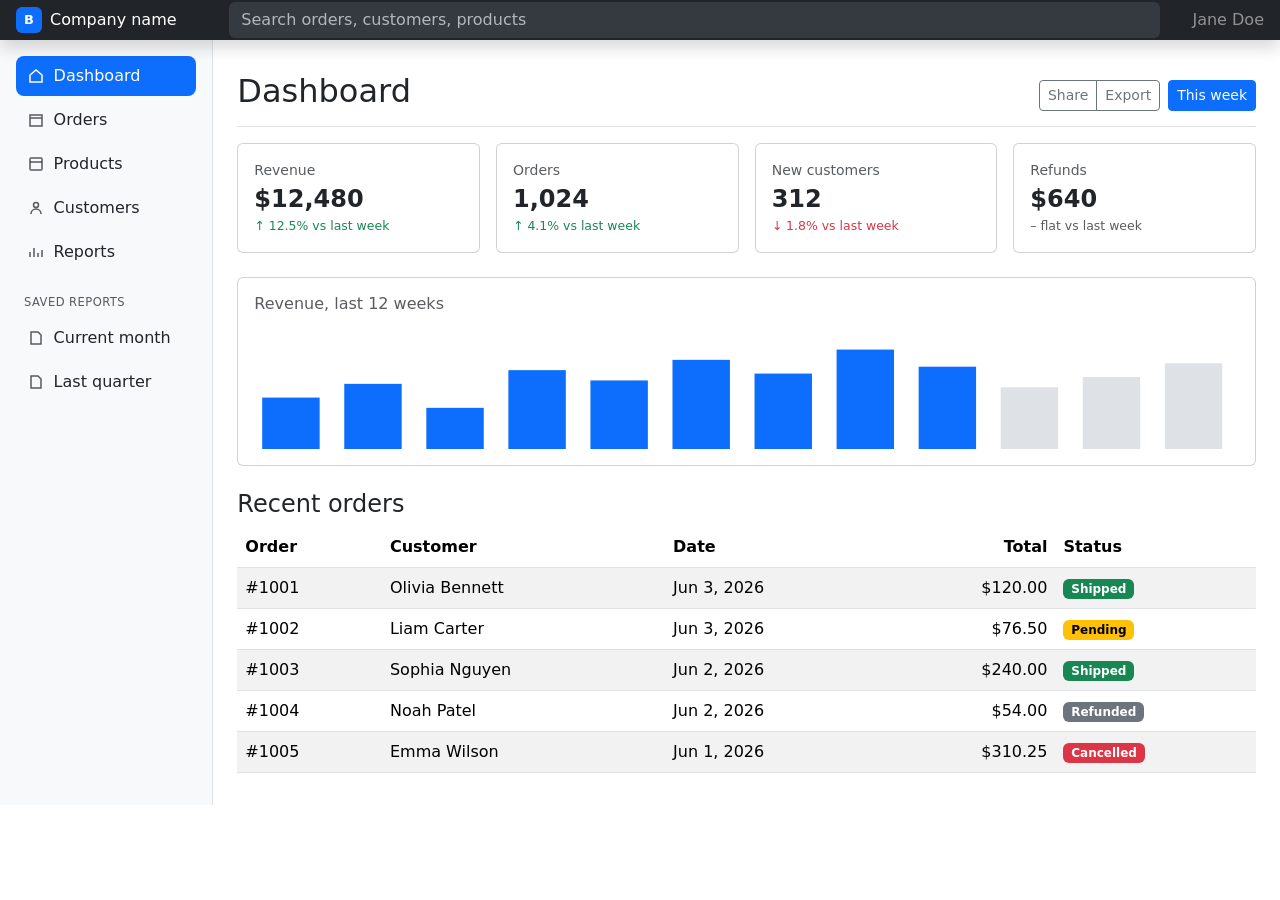
<file: dashboard.html>
<!DOCTYPE html>
<html lang="en">
<head>
  <meta charset="utf-8">
  <meta name="viewport" content="width=device-width, initial-scale=1">
  <title>Dashboard</title>
  <style>
@charset "UTF-8";
:root,
[data-bs-theme=light] {
  --bs-blue: #0d6efd;
  --bs-indigo: #6610f2;
  --bs-purple: #6f42c1;
  --bs-pink: #d63384;
  --bs-red: #dc3545;
  --bs-orange: #fd7e14;
  --bs-yellow: #ffc107;
  --bs-green: #198754;
  --bs-teal: #20c997;
  --bs-cyan: #0dcaf0;
  --bs-black: #000;
  --bs-white: #fff;
  --bs-gray: #6c757d;
  --bs-gray-dark: #343a40;
  --bs-gray-100: #f8f9fa;
  --bs-gray-200: #e9ecef;
  --bs-gray-300: #dee2e6;
  --bs-gray-400: #ced4da;
  --bs-gray-500: #adb5bd;
  --bs-gray-600: #6c757d;
  --bs-gray-700: #495057;
  --bs-gray-800: #343a40;
  --bs-gray-900: #212529;
  --bs-primary: #0d6efd;
  --bs-secondary: #6c757d;
  --bs-success: #198754;
  --bs-info: #0dcaf0;
  --bs-warning: #ffc107;
  --bs-danger: #dc3545;
  --bs-light: #f8f9fa;
  --bs-dark: #212529;
  --bs-primary-rgb: 13, 110, 253;
  --bs-secondary-rgb: 108, 117, 125;
  --bs-success-rgb: 25, 135, 84;
  --bs-info-rgb: 13, 202, 240;
  --bs-warning-rgb: 255, 193, 7;
  --bs-danger-rgb: 220, 53, 69;
  --bs-light-rgb: 248, 249, 250;
  --bs-dark-rgb: 33, 37, 41;
  --bs-primary-text-emphasis: rgb(5.2, 44, 101.2);
  --bs-secondary-text-emphasis: rgb(43.2, 46.8, 50);
  --bs-success-text-emphasis: rgb(10, 54, 33.6);
  --bs-info-text-emphasis: rgb(5.2, 80.8, 96);
  --bs-warning-text-emphasis: rgb(102, 77.2, 2.8);
  --bs-danger-text-emphasis: rgb(88, 21.2, 27.6);
  --bs-light-text-emphasis: #495057;
  --bs-dark-text-emphasis: #495057;
  --bs-primary-bg-subtle: rgb(206.6, 226, 254.6);
  --bs-secondary-bg-subtle: rgb(225.6, 227.4, 229);
  --bs-success-bg-subtle: rgb(209, 231, 220.8);
  --bs-info-bg-subtle: rgb(206.6, 244.4, 252);
  --bs-warning-bg-subtle: rgb(255, 242.6, 205.4);
  --bs-danger-bg-subtle: rgb(248, 214.6, 217.8);
  --bs-light-bg-subtle: rgb(251.5, 252, 252.5);
  --bs-dark-bg-subtle: #ced4da;
  --bs-primary-border-subtle: rgb(158.2, 197, 254.2);
  --bs-secondary-border-subtle: rgb(196.2, 199.8, 203);
  --bs-success-border-subtle: rgb(163, 207, 186.6);
  --bs-info-border-subtle: rgb(158.2, 233.8, 249);
  --bs-warning-border-subtle: rgb(255, 230.2, 155.8);
  --bs-danger-border-subtle: rgb(241, 174.2, 180.6);
  --bs-light-border-subtle: #e9ecef;
  --bs-dark-border-subtle: #adb5bd;
  --bs-white-rgb: 255, 255, 255;
  --bs-black-rgb: 0, 0, 0;
  --bs-font-sans-serif: system-ui, -apple-system, "Segoe UI", Roboto, "Helvetica Neue", "Noto Sans", "Liberation Sans", Arial, sans-serif, "Apple Color Emoji", "Segoe UI Emoji", "Segoe UI Symbol", "Noto Color Emoji";
  --bs-font-monospace: SFMono-Regular, Menlo, Monaco, Consolas, "Liberation Mono", "Courier New", monospace;
  --bs-gradient: linear-gradient(180deg, rgba(255, 255, 255, 0.15), rgba(255, 255, 255, 0));
  --bs-body-font-family: var(--bs-font-sans-serif);
  --bs-body-font-size: 1rem;
  --bs-body-font-weight: 400;
  --bs-body-line-height: 1.5;
  --bs-body-color: #212529;
  --bs-body-color-rgb: 33, 37, 41;
  --bs-body-bg: #fff;
  --bs-body-bg-rgb: 255, 255, 255;
  --bs-emphasis-color: #000;
  --bs-emphasis-color-rgb: 0, 0, 0;
  --bs-secondary-color: rgba(33, 37, 41, 0.75);
  --bs-secondary-color-rgb: 33, 37, 41;
  --bs-secondary-bg: #e9ecef;
  --bs-secondary-bg-rgb: 233, 236, 239;
  --bs-tertiary-color: rgba(33, 37, 41, 0.5);
  --bs-tertiary-color-rgb: 33, 37, 41;
  --bs-tertiary-bg: #f8f9fa;
  --bs-tertiary-bg-rgb: 248, 249, 250;
  --bs-heading-color: inherit;
  --bs-link-color: #0d6efd;
  --bs-link-color-rgb: 13, 110, 253;
  --bs-link-decoration: underline;
  --bs-link-hover-color: rgb(10.4, 88, 202.4);
  --bs-link-hover-color-rgb: 10, 88, 202;
  --bs-code-color: #d63384;
  --bs-highlight-color: #212529;
  --bs-highlight-bg: rgb(255, 242.6, 205.4);
  --bs-border-width: 1px;
  --bs-border-style: solid;
  --bs-border-color: #dee2e6;
  --bs-border-color-translucent: rgba(0, 0, 0, 0.175);
  --bs-border-radius: 0.375rem;
  --bs-border-radius-sm: 0.25rem;
  --bs-border-radius-lg: 0.5rem;
  --bs-border-radius-xl: 1rem;
  --bs-border-radius-xxl: 2rem;
  --bs-border-radius-2xl: var(--bs-border-radius-xxl);
  --bs-border-radius-pill: 50rem;
  --bs-box-shadow: 0 0.5rem 1rem rgba(0, 0, 0, 0.15);
  --bs-box-shadow-sm: 0 0.125rem 0.25rem rgba(0, 0, 0, 0.075);
  --bs-box-shadow-lg: 0 1rem 3rem rgba(0, 0, 0, 0.175);
  --bs-box-shadow-inset: inset 0 1px 2px rgba(0, 0, 0, 0.075);
  --bs-focus-ring-width: 0.25rem;
  --bs-focus-ring-opacity: 0.25;
  --bs-focus-ring-color: rgba(13, 110, 253, 0.25);
  --bs-form-valid-color: #198754;
  --bs-form-valid-border-color: #198754;
  --bs-form-invalid-color: #dc3545;
  --bs-form-invalid-border-color: #dc3545;
}

[data-bs-theme=dark] {
  color-scheme: dark;
  --bs-body-color: #dee2e6;
  --bs-body-color-rgb: 222, 226, 230;
  --bs-body-bg: #212529;
  --bs-body-bg-rgb: 33, 37, 41;
  --bs-emphasis-color: #fff;
  --bs-emphasis-color-rgb: 255, 255, 255;
  --bs-secondary-color: rgba(222, 226, 230, 0.75);
  --bs-secondary-color-rgb: 222, 226, 230;
  --bs-secondary-bg: #343a40;
  --bs-secondary-bg-rgb: 52, 58, 64;
  --bs-tertiary-color: rgba(222, 226, 230, 0.5);
  --bs-tertiary-color-rgb: 222, 226, 230;
  --bs-tertiary-bg: rgb(42.5, 47.5, 52.5);
  --bs-tertiary-bg-rgb: 43, 48, 53;
  --bs-primary-text-emphasis: rgb(109.8, 168, 253.8);
  --bs-secondary-text-emphasis: rgb(166.8, 172.2, 177);
  --bs-success-text-emphasis: rgb(117, 183, 152.4);
  --bs-info-text-emphasis: rgb(109.8, 223.2, 246);
  --bs-warning-text-emphasis: rgb(255, 217.8, 106.2);
  --bs-danger-text-emphasis: rgb(234, 133.8, 143.4);
  --bs-light-text-emphasis: #f8f9fa;
  --bs-dark-text-emphasis: #dee2e6;
  --bs-primary-bg-subtle: rgb(2.6, 22, 50.6);
  --bs-secondary-bg-subtle: rgb(21.6, 23.4, 25);
  --bs-success-bg-subtle: rgb(5, 27, 16.8);
  --bs-info-bg-subtle: rgb(2.6, 40.4, 48);
  --bs-warning-bg-subtle: rgb(51, 38.6, 1.4);
  --bs-danger-bg-subtle: rgb(44, 10.6, 13.8);
  --bs-light-bg-subtle: #343a40;
  --bs-dark-bg-subtle: #1a1d20;
  --bs-primary-border-subtle: rgb(7.8, 66, 151.8);
  --bs-secondary-border-subtle: rgb(64.8, 70.2, 75);
  --bs-success-border-subtle: rgb(15, 81, 50.4);
  --bs-info-border-subtle: rgb(7.8, 121.2, 144);
  --bs-warning-border-subtle: rgb(153, 115.8, 4.2);
  --bs-danger-border-subtle: rgb(132, 31.8, 41.4);
  --bs-light-border-subtle: #495057;
  --bs-dark-border-subtle: #343a40;
  --bs-heading-color: inherit;
  --bs-link-color: rgb(109.8, 168, 253.8);
  --bs-link-hover-color: rgb(138.84, 185.4, 254.04);
  --bs-link-color-rgb: 110, 168, 254;
  --bs-link-hover-color-rgb: 139, 185, 254;
  --bs-code-color: rgb(230.4, 132.6, 181.2);
  --bs-highlight-color: #dee2e6;
  --bs-highlight-bg: rgb(102, 77.2, 2.8);
  --bs-border-color: #495057;
  --bs-border-color-translucent: rgba(255, 255, 255, 0.15);
  --bs-form-valid-color: rgb(117, 183, 152.4);
  --bs-form-valid-border-color: rgb(117, 183, 152.4);
  --bs-form-invalid-color: rgb(234, 133.8, 143.4);
  --bs-form-invalid-border-color: rgb(234, 133.8, 143.4);
}

*,
*::before,
*::after {
  box-sizing: border-box;
}

@media (prefers-reduced-motion: no-preference) {
  :root {
    scroll-behavior: smooth;
  }
}

body {
  margin: 0;
  font-family: var(--bs-body-font-family);
  font-size: var(--bs-body-font-size);
  font-weight: var(--bs-body-font-weight);
  line-height: var(--bs-body-line-height);
  color: var(--bs-body-color);
  text-align: var(--bs-body-text-align);
  background-color: var(--bs-body-bg);
  -webkit-text-size-adjust: 100%;
  -webkit-tap-highlight-color: rgba(0, 0, 0, 0);
}

hr {
  margin: 1rem 0;
  color: inherit;
  border: 0;
  border-top: var(--bs-border-width) solid;
  opacity: 0.25;
}

h6, .h6, h5, .h5, h4, .h4, h3, .h3, h2, .h2, h1, .h1 {
  margin-top: 0;
  margin-bottom: 0.5rem;
  font-weight: 500;
  line-height: 1.2;
  color: var(--bs-heading-color);
}

h1, .h1 {
  font-size: calc(1.375rem + 1.5vw);
}
@media (min-width: 1200px) {
  h1, .h1 {
    font-size: 2.5rem;
  }
}

h2, .h2 {
  font-size: calc(1.325rem + 0.9vw);
}
@media (min-width: 1200px) {
  h2, .h2 {
    font-size: 2rem;
  }
}

h3, .h3 {
  font-size: calc(1.3rem + 0.6vw);
}
@media (min-width: 1200px) {
  h3, .h3 {
    font-size: 1.75rem;
  }
}

h4, .h4 {
  font-size: calc(1.275rem + 0.3vw);
}
@media (min-width: 1200px) {
  h4, .h4 {
    font-size: 1.5rem;
  }
}

h5, .h5 {
  font-size: 1.25rem;
}

h6, .h6 {
  font-size: 1rem;
}

p {
  margin-top: 0;
  margin-bottom: 1rem;
}

abbr[title] {
  text-decoration: underline dotted;
  cursor: help;
  text-decoration-skip-ink: none;
}

address {
  margin-bottom: 1rem;
  font-style: normal;
  line-height: inherit;
}

ol,
ul {
  padding-left: 2rem;
}

ol,
ul,
dl {
  margin-top: 0;
  margin-bottom: 1rem;
}

ol ol,
ul ul,
ol ul,
ul ol {
  margin-bottom: 0;
}

dt {
  font-weight: 700;
}

dd {
  margin-bottom: 0.5rem;
  margin-left: 0;
}

blockquote {
  margin: 0 0 1rem;
}

b,
strong {
  font-weight: bolder;
}

small, .small {
  font-size: 0.875em;
}

mark, .mark {
  padding: 0.1875em;
  color: var(--bs-highlight-color);
  background-color: var(--bs-highlight-bg);
}

sub,
sup {
  position: relative;
  font-size: 0.75em;
  line-height: 0;
  vertical-align: baseline;
}

sub {
  bottom: -0.25em;
}

sup {
  top: -0.5em;
}

a {
  color: rgba(var(--bs-link-color-rgb), var(--bs-link-opacity, 1));
  text-decoration: underline;
}
a:hover {
  --bs-link-color-rgb: var(--bs-link-hover-color-rgb);
}

a:not([href]):not([class]), a:not([href]):not([class]):hover {
  color: inherit;
  text-decoration: none;
}

pre,
code,
kbd,
samp {
  font-family: var(--bs-font-monospace);
  font-size: 1em;
}

pre {
  display: block;
  margin-top: 0;
  margin-bottom: 1rem;
  overflow: auto;
  font-size: 0.875em;
}
pre code {
  font-size: inherit;
  color: inherit;
  word-break: normal;
}

code {
  font-size: 0.875em;
  color: var(--bs-code-color);
  word-wrap: break-word;
}
a > code {
  color: inherit;
}

kbd {
  padding: 0.1875rem 0.375rem;
  font-size: 0.875em;
  color: var(--bs-body-bg);
  background-color: var(--bs-body-color);
  border-radius: 0.25rem;
}
kbd kbd {
  padding: 0;
  font-size: 1em;
}

figure {
  margin: 0 0 1rem;
}

img,
svg {
  vertical-align: middle;
}

table {
  caption-side: bottom;
  border-collapse: collapse;
}

caption {
  padding-top: 0.5rem;
  padding-bottom: 0.5rem;
  color: var(--bs-secondary-color);
  text-align: left;
}

th {
  text-align: inherit;
  text-align: -webkit-match-parent;
}

thead,
tbody,
tfoot,
tr,
td,
th {
  border-color: inherit;
  border-style: solid;
  border-width: 0;
}

label {
  display: inline-block;
}

button {
  border-radius: 0;
}

button:focus:not(:focus-visible) {
  outline: 0;
}

input,
button,
select,
optgroup,
textarea {
  margin: 0;
  font-family: inherit;
  font-size: inherit;
  line-height: inherit;
}

button,
select {
  text-transform: none;
}

[role=button] {
  cursor: pointer;
}

select {
  word-wrap: normal;
}
select:disabled {
  opacity: 1;
}

[list]:not([type=date]):not([type=datetime-local]):not([type=month]):not([type=week]):not([type=time])::-webkit-calendar-picker-indicator {
  display: none !important;
}

button,
[type=button],
[type=reset],
[type=submit] {
  -webkit-appearance: button;
}
button:not(:disabled),
[type=button]:not(:disabled),
[type=reset]:not(:disabled),
[type=submit]:not(:disabled) {
  cursor: pointer;
}

::-moz-focus-inner {
  padding: 0;
  border-style: none;
}

textarea {
  resize: vertical;
}

fieldset {
  min-width: 0;
  padding: 0;
  margin: 0;
  border: 0;
}

legend {
  float: left;
  width: 100%;
  padding: 0;
  margin-bottom: 0.5rem;
  line-height: inherit;
  font-size: calc(1.275rem + 0.3vw);
}
@media (min-width: 1200px) {
  legend {
    font-size: 1.5rem;
  }
}
legend + * {
  clear: left;
}

::-webkit-datetime-edit-fields-wrapper,
::-webkit-datetime-edit-text,
::-webkit-datetime-edit-minute-field,
::-webkit-datetime-edit-hour-field,
::-webkit-datetime-edit-day-field,
::-webkit-datetime-edit-month-field,
::-webkit-datetime-edit-year-field {
  padding: 0;
}

::-webkit-inner-spin-button {
  height: auto;
}

[type=search] {
  -webkit-appearance: textfield;
  outline-offset: -2px;
}
[type=search]::-webkit-search-cancel-button {
  cursor: pointer;
  filter: grayscale(1);
}

/* rtl:raw:
[type="tel"],
[type="url"],
[type="email"],
[type="number"] {
  direction: ltr;
}
*/
::-webkit-search-decoration {
  -webkit-appearance: none;
}

::-webkit-color-swatch-wrapper {
  padding: 0;
}

::file-selector-button {
  font: inherit;
  -webkit-appearance: button;
}

output {
  display: inline-block;
}

iframe {
  border: 0;
}

summary {
  display: list-item;
  cursor: pointer;
}

progress {
  vertical-align: baseline;
}

[hidden] {
  display: none !important;
}

.lead {
  font-size: 1.25rem;
  font-weight: 300;
}

.display-1 {
  font-weight: 300;
  line-height: 1.2;
  font-size: calc(1.625rem + 4.5vw);
}
@media (min-width: 1200px) {
  .display-1 {
    font-size: 5rem;
  }
}

.display-2 {
  font-weight: 300;
  line-height: 1.2;
  font-size: calc(1.575rem + 3.9vw);
}
@media (min-width: 1200px) {
  .display-2 {
    font-size: 4.5rem;
  }
}

.display-3 {
  font-weight: 300;
  line-height: 1.2;
  font-size: calc(1.525rem + 3.3vw);
}
@media (min-width: 1200px) {
  .display-3 {
    font-size: 4rem;
  }
}

.display-4 {
  font-weight: 300;
  line-height: 1.2;
  font-size: calc(1.475rem + 2.7vw);
}
@media (min-width: 1200px) {
  .display-4 {
    font-size: 3.5rem;
  }
}

.display-5 {
  font-weight: 300;
  line-height: 1.2;
  font-size: calc(1.425rem + 2.1vw);
}
@media (min-width: 1200px) {
  .display-5 {
    font-size: 3rem;
  }
}

.display-6 {
  font-weight: 300;
  line-height: 1.2;
  font-size: calc(1.375rem + 1.5vw);
}
@media (min-width: 1200px) {
  .display-6 {
    font-size: 2.5rem;
  }
}

.list-unstyled {
  padding-left: 0;
  list-style: none;
}

.list-inline {
  padding-left: 0;
  list-style: none;
}

.list-inline-item {
  display: inline-block;
}
.list-inline-item:not(:last-child) {
  margin-right: 0.5rem;
}

.initialism {
  font-size: 0.875em;
  text-transform: uppercase;
}

.blockquote {
  margin-bottom: 1rem;
  font-size: 1.25rem;
}
.blockquote > :last-child {
  margin-bottom: 0;
}

.blockquote-footer {
  margin-top: -1rem;
  margin-bottom: 1rem;
  font-size: 0.875em;
  color: #6c757d;
}
.blockquote-footer::before {
  content: "— ";
}

.img-fluid {
  max-width: 100%;
  height: auto;
}

.img-thumbnail {
  padding: 0.25rem;
  background-color: var(--bs-body-bg);
  border: var(--bs-border-width) solid var(--bs-border-color);
  border-radius: var(--bs-border-radius);
  max-width: 100%;
  height: auto;
}

.figure {
  display: inline-block;
}

.figure-img {
  margin-bottom: 0.5rem;
  line-height: 1;
}

.figure-caption {
  font-size: 0.875em;
  color: var(--bs-secondary-color);
}

.container,
.container-fluid,
.container-xxl,
.container-xl,
.container-lg,
.container-md,
.container-sm {
  --bs-gutter-x: 1.5rem;
  --bs-gutter-y: 0;
  width: 100%;
  padding-right: calc(var(--bs-gutter-x) * 0.5);
  padding-left: calc(var(--bs-gutter-x) * 0.5);
  margin-right: auto;
  margin-left: auto;
}

@media (min-width: 576px) {
  .container-sm, .container {
    max-width: 540px;
  }
}
@media (min-width: 768px) {
  .container-md, .container-sm, .container {
    max-width: 720px;
  }
}
@media (min-width: 992px) {
  .container-lg, .container-md, .container-sm, .container {
    max-width: 960px;
  }
}
@media (min-width: 1200px) {
  .container-xl, .container-lg, .container-md, .container-sm, .container {
    max-width: 1140px;
  }
}
@media (min-width: 1400px) {
  .container-xxl, .container-xl, .container-lg, .container-md, .container-sm, .container {
    max-width: 1320px;
  }
}
:root {
  --bs-breakpoint-xs: 0;
  --bs-breakpoint-sm: 576px;
  --bs-breakpoint-md: 768px;
  --bs-breakpoint-lg: 992px;
  --bs-breakpoint-xl: 1200px;
  --bs-breakpoint-xxl: 1400px;
}

.row {
  --bs-gutter-x: 1.5rem;
  --bs-gutter-y: 0;
  display: flex;
  flex-wrap: wrap;
  margin-top: calc(-1 * var(--bs-gutter-y));
  margin-right: calc(-0.5 * var(--bs-gutter-x));
  margin-left: calc(-0.5 * var(--bs-gutter-x));
}
.row > * {
  flex-shrink: 0;
  width: 100%;
  max-width: 100%;
  padding-right: calc(var(--bs-gutter-x) * 0.5);
  padding-left: calc(var(--bs-gutter-x) * 0.5);
  margin-top: var(--bs-gutter-y);
}

.col {
  flex: 1 0 0;
}

.row-cols-auto > * {
  flex: 0 0 auto;
  width: auto;
}

.row-cols-1 > * {
  flex: 0 0 auto;
  width: 100%;
}

.row-cols-2 > * {
  flex: 0 0 auto;
  width: 50%;
}

.row-cols-3 > * {
  flex: 0 0 auto;
  width: 33.33333333%;
}

.row-cols-4 > * {
  flex: 0 0 auto;
  width: 25%;
}

.row-cols-5 > * {
  flex: 0 0 auto;
  width: 20%;
}

.row-cols-6 > * {
  flex: 0 0 auto;
  width: 16.66666667%;
}

.col-auto {
  flex: 0 0 auto;
  width: auto;
}

.col-1 {
  flex: 0 0 auto;
  width: 8.33333333%;
}

.col-2 {
  flex: 0 0 auto;
  width: 16.66666667%;
}

.col-3 {
  flex: 0 0 auto;
  width: 25%;
}

.col-4 {
  flex: 0 0 auto;
  width: 33.33333333%;
}

.col-5 {
  flex: 0 0 auto;
  width: 41.66666667%;
}

.col-6 {
  flex: 0 0 auto;
  width: 50%;
}

.col-7 {
  flex: 0 0 auto;
  width: 58.33333333%;
}

.col-8 {
  flex: 0 0 auto;
  width: 66.66666667%;
}

.col-9 {
  flex: 0 0 auto;
  width: 75%;
}

.col-10 {
  flex: 0 0 auto;
  width: 83.33333333%;
}

.col-11 {
  flex: 0 0 auto;
  width: 91.66666667%;
}

.col-12 {
  flex: 0 0 auto;
  width: 100%;
}

.offset-1 {
  margin-left: 8.33333333%;
}

.offset-2 {
  margin-left: 16.66666667%;
}

.offset-3 {
  margin-left: 25%;
}

.offset-4 {
  margin-left: 33.33333333%;
}

.offset-5 {
  margin-left: 41.66666667%;
}

.offset-6 {
  margin-left: 50%;
}

.offset-7 {
  margin-left: 58.33333333%;
}

.offset-8 {
  margin-left: 66.66666667%;
}

.offset-9 {
  margin-left: 75%;
}

.offset-10 {
  margin-left: 83.33333333%;
}

.offset-11 {
  margin-left: 91.66666667%;
}

.g-0,
.gx-0 {
  --bs-gutter-x: 0;
}

.g-0,
.gy-0 {
  --bs-gutter-y: 0;
}

.g-1,
.gx-1 {
  --bs-gutter-x: 0.25rem;
}

.g-1,
.gy-1 {
  --bs-gutter-y: 0.25rem;
}

.g-2,
.gx-2 {
  --bs-gutter-x: 0.5rem;
}

.g-2,
.gy-2 {
  --bs-gutter-y: 0.5rem;
}

.g-3,
.gx-3 {
  --bs-gutter-x: 1rem;
}

.g-3,
.gy-3 {
  --bs-gutter-y: 1rem;
}

.g-4,
.gx-4 {
  --bs-gutter-x: 1.5rem;
}

.g-4,
.gy-4 {
  --bs-gutter-y: 1.5rem;
}

.g-5,
.gx-5 {
  --bs-gutter-x: 3rem;
}

.g-5,
.gy-5 {
  --bs-gutter-y: 3rem;
}

@media (min-width: 576px) {
  .col-sm {
    flex: 1 0 0;
  }
  .row-cols-sm-auto > * {
    flex: 0 0 auto;
    width: auto;
  }
  .row-cols-sm-1 > * {
    flex: 0 0 auto;
    width: 100%;
  }
  .row-cols-sm-2 > * {
    flex: 0 0 auto;
    width: 50%;
  }
  .row-cols-sm-3 > * {
    flex: 0 0 auto;
    width: 33.33333333%;
  }
  .row-cols-sm-4 > * {
    flex: 0 0 auto;
    width: 25%;
  }
  .row-cols-sm-5 > * {
    flex: 0 0 auto;
    width: 20%;
  }
  .row-cols-sm-6 > * {
    flex: 0 0 auto;
    width: 16.66666667%;
  }
  .col-sm-auto {
    flex: 0 0 auto;
    width: auto;
  }
  .col-sm-1 {
    flex: 0 0 auto;
    width: 8.33333333%;
  }
  .col-sm-2 {
    flex: 0 0 auto;
    width: 16.66666667%;
  }
  .col-sm-3 {
    flex: 0 0 auto;
    width: 25%;
  }
  .col-sm-4 {
    flex: 0 0 auto;
    width: 33.33333333%;
  }
  .col-sm-5 {
    flex: 0 0 auto;
    width: 41.66666667%;
  }
  .col-sm-6 {
    flex: 0 0 auto;
    width: 50%;
  }
  .col-sm-7 {
    flex: 0 0 auto;
    width: 58.33333333%;
  }
  .col-sm-8 {
    flex: 0 0 auto;
    width: 66.66666667%;
  }
  .col-sm-9 {
    flex: 0 0 auto;
    width: 75%;
  }
  .col-sm-10 {
    flex: 0 0 auto;
    width: 83.33333333%;
  }
  .col-sm-11 {
    flex: 0 0 auto;
    width: 91.66666667%;
  }
  .col-sm-12 {
    flex: 0 0 auto;
    width: 100%;
  }
  .offset-sm-0 {
    margin-left: 0;
  }
  .offset-sm-1 {
    margin-left: 8.33333333%;
  }
  .offset-sm-2 {
    margin-left: 16.66666667%;
  }
  .offset-sm-3 {
    margin-left: 25%;
  }
  .offset-sm-4 {
    margin-left: 33.33333333%;
  }
  .offset-sm-5 {
    margin-left: 41.66666667%;
  }
  .offset-sm-6 {
    margin-left: 50%;
  }
  .offset-sm-7 {
    margin-left: 58.33333333%;
  }
  .offset-sm-8 {
    margin-left: 66.66666667%;
  }
  .offset-sm-9 {
    margin-left: 75%;
  }
  .offset-sm-10 {
    margin-left: 83.33333333%;
  }
  .offset-sm-11 {
    margin-left: 91.66666667%;
  }
  .g-sm-0,
  .gx-sm-0 {
    --bs-gutter-x: 0;
  }
  .g-sm-0,
  .gy-sm-0 {
    --bs-gutter-y: 0;
  }
  .g-sm-1,
  .gx-sm-1 {
    --bs-gutter-x: 0.25rem;
  }
  .g-sm-1,
  .gy-sm-1 {
    --bs-gutter-y: 0.25rem;
  }
  .g-sm-2,
  .gx-sm-2 {
    --bs-gutter-x: 0.5rem;
  }
  .g-sm-2,
  .gy-sm-2 {
    --bs-gutter-y: 0.5rem;
  }
  .g-sm-3,
  .gx-sm-3 {
    --bs-gutter-x: 1rem;
  }
  .g-sm-3,
  .gy-sm-3 {
    --bs-gutter-y: 1rem;
  }
  .g-sm-4,
  .gx-sm-4 {
    --bs-gutter-x: 1.5rem;
  }
  .g-sm-4,
  .gy-sm-4 {
    --bs-gutter-y: 1.5rem;
  }
  .g-sm-5,
  .gx-sm-5 {
    --bs-gutter-x: 3rem;
  }
  .g-sm-5,
  .gy-sm-5 {
    --bs-gutter-y: 3rem;
  }
}
@media (min-width: 768px) {
  .col-md {
    flex: 1 0 0;
  }
  .row-cols-md-auto > * {
    flex: 0 0 auto;
    width: auto;
  }
  .row-cols-md-1 > * {
    flex: 0 0 auto;
    width: 100%;
  }
  .row-cols-md-2 > * {
    flex: 0 0 auto;
    width: 50%;
  }
  .row-cols-md-3 > * {
    flex: 0 0 auto;
    width: 33.33333333%;
  }
  .row-cols-md-4 > * {
    flex: 0 0 auto;
    width: 25%;
  }
  .row-cols-md-5 > * {
    flex: 0 0 auto;
    width: 20%;
  }
  .row-cols-md-6 > * {
    flex: 0 0 auto;
    width: 16.66666667%;
  }
  .col-md-auto {
    flex: 0 0 auto;
    width: auto;
  }
  .col-md-1 {
    flex: 0 0 auto;
    width: 8.33333333%;
  }
  .col-md-2 {
    flex: 0 0 auto;
    width: 16.66666667%;
  }
  .col-md-3 {
    flex: 0 0 auto;
    width: 25%;
  }
  .col-md-4 {
    flex: 0 0 auto;
    width: 33.33333333%;
  }
  .col-md-5 {
    flex: 0 0 auto;
    width: 41.66666667%;
  }
  .col-md-6 {
    flex: 0 0 auto;
    width: 50%;
  }
  .col-md-7 {
    flex: 0 0 auto;
    width: 58.33333333%;
  }
  .col-md-8 {
    flex: 0 0 auto;
    width: 66.66666667%;
  }
  .col-md-9 {
    flex: 0 0 auto;
    width: 75%;
  }
  .col-md-10 {
    flex: 0 0 auto;
    width: 83.33333333%;
  }
  .col-md-11 {
    flex: 0 0 auto;
    width: 91.66666667%;
  }
  .col-md-12 {
    flex: 0 0 auto;
    width: 100%;
  }
  .offset-md-0 {
    margin-left: 0;
  }
  .offset-md-1 {
    margin-left: 8.33333333%;
  }
  .offset-md-2 {
    margin-left: 16.66666667%;
  }
  .offset-md-3 {
    margin-left: 25%;
  }
  .offset-md-4 {
    margin-left: 33.33333333%;
  }
  .offset-md-5 {
    margin-left: 41.66666667%;
  }
  .offset-md-6 {
    margin-left: 50%;
  }
  .offset-md-7 {
    margin-left: 58.33333333%;
  }
  .offset-md-8 {
    margin-left: 66.66666667%;
  }
  .offset-md-9 {
    margin-left: 75%;
  }
  .offset-md-10 {
    margin-left: 83.33333333%;
  }
  .offset-md-11 {
    margin-left: 91.66666667%;
  }
  .g-md-0,
  .gx-md-0 {
    --bs-gutter-x: 0;
  }
  .g-md-0,
  .gy-md-0 {
    --bs-gutter-y: 0;
  }
  .g-md-1,
  .gx-md-1 {
    --bs-gutter-x: 0.25rem;
  }
  .g-md-1,
  .gy-md-1 {
    --bs-gutter-y: 0.25rem;
  }
  .g-md-2,
  .gx-md-2 {
    --bs-gutter-x: 0.5rem;
  }
  .g-md-2,
  .gy-md-2 {
    --bs-gutter-y: 0.5rem;
  }
  .g-md-3,
  .gx-md-3 {
    --bs-gutter-x: 1rem;
  }
  .g-md-3,
  .gy-md-3 {
    --bs-gutter-y: 1rem;
  }
  .g-md-4,
  .gx-md-4 {
    --bs-gutter-x: 1.5rem;
  }
  .g-md-4,
  .gy-md-4 {
    --bs-gutter-y: 1.5rem;
  }
  .g-md-5,
  .gx-md-5 {
    --bs-gutter-x: 3rem;
  }
  .g-md-5,
  .gy-md-5 {
    --bs-gutter-y: 3rem;
  }
}
@media (min-width: 992px) {
  .col-lg {
    flex: 1 0 0;
  }
  .row-cols-lg-auto > * {
    flex: 0 0 auto;
    width: auto;
  }
  .row-cols-lg-1 > * {
    flex: 0 0 auto;
    width: 100%;
  }
  .row-cols-lg-2 > * {
    flex: 0 0 auto;
    width: 50%;
  }
  .row-cols-lg-3 > * {
    flex: 0 0 auto;
    width: 33.33333333%;
  }
  .row-cols-lg-4 > * {
    flex: 0 0 auto;
    width: 25%;
  }
  .row-cols-lg-5 > * {
    flex: 0 0 auto;
    width: 20%;
  }
  .row-cols-lg-6 > * {
    flex: 0 0 auto;
    width: 16.66666667%;
  }
  .col-lg-auto {
    flex: 0 0 auto;
    width: auto;
  }
  .col-lg-1 {
    flex: 0 0 auto;
    width: 8.33333333%;
  }
  .col-lg-2 {
    flex: 0 0 auto;
    width: 16.66666667%;
  }
  .col-lg-3 {
    flex: 0 0 auto;
    width: 25%;
  }
  .col-lg-4 {
    flex: 0 0 auto;
    width: 33.33333333%;
  }
  .col-lg-5 {
    flex: 0 0 auto;
    width: 41.66666667%;
  }
  .col-lg-6 {
    flex: 0 0 auto;
    width: 50%;
  }
  .col-lg-7 {
    flex: 0 0 auto;
    width: 58.33333333%;
  }
  .col-lg-8 {
    flex: 0 0 auto;
    width: 66.66666667%;
  }
  .col-lg-9 {
    flex: 0 0 auto;
    width: 75%;
  }
  .col-lg-10 {
    flex: 0 0 auto;
    width: 83.33333333%;
  }
  .col-lg-11 {
    flex: 0 0 auto;
    width: 91.66666667%;
  }
  .col-lg-12 {
    flex: 0 0 auto;
    width: 100%;
  }
  .offset-lg-0 {
    margin-left: 0;
  }
  .offset-lg-1 {
    margin-left: 8.33333333%;
  }
  .offset-lg-2 {
    margin-left: 16.66666667%;
  }
  .offset-lg-3 {
    margin-left: 25%;
  }
  .offset-lg-4 {
    margin-left: 33.33333333%;
  }
  .offset-lg-5 {
    margin-left: 41.66666667%;
  }
  .offset-lg-6 {
    margin-left: 50%;
  }
  .offset-lg-7 {
    margin-left: 58.33333333%;
  }
  .offset-lg-8 {
    margin-left: 66.66666667%;
  }
  .offset-lg-9 {
    margin-left: 75%;
  }
  .offset-lg-10 {
    margin-left: 83.33333333%;
  }
  .offset-lg-11 {
    margin-left: 91.66666667%;
  }
  .g-lg-0,
  .gx-lg-0 {
    --bs-gutter-x: 0;
  }
  .g-lg-0,
  .gy-lg-0 {
    --bs-gutter-y: 0;
  }
  .g-lg-1,
  .gx-lg-1 {
    --bs-gutter-x: 0.25rem;
  }
  .g-lg-1,
  .gy-lg-1 {
    --bs-gutter-y: 0.25rem;
  }
  .g-lg-2,
  .gx-lg-2 {
    --bs-gutter-x: 0.5rem;
  }
  .g-lg-2,
  .gy-lg-2 {
    --bs-gutter-y: 0.5rem;
  }
  .g-lg-3,
  .gx-lg-3 {
    --bs-gutter-x: 1rem;
  }
  .g-lg-3,
  .gy-lg-3 {
    --bs-gutter-y: 1rem;
  }
  .g-lg-4,
  .gx-lg-4 {
    --bs-gutter-x: 1.5rem;
  }
  .g-lg-4,
  .gy-lg-4 {
    --bs-gutter-y: 1.5rem;
  }
  .g-lg-5,
  .gx-lg-5 {
    --bs-gutter-x: 3rem;
  }
  .g-lg-5,
  .gy-lg-5 {
    --bs-gutter-y: 3rem;
  }
}
@media (min-width: 1200px) {
  .col-xl {
    flex: 1 0 0;
  }
  .row-cols-xl-auto > * {
    flex: 0 0 auto;
    width: auto;
  }
  .row-cols-xl-1 > * {
    flex: 0 0 auto;
    width: 100%;
  }
  .row-cols-xl-2 > * {
    flex: 0 0 auto;
    width: 50%;
  }
  .row-cols-xl-3 > * {
    flex: 0 0 auto;
    width: 33.33333333%;
  }
  .row-cols-xl-4 > * {
    flex: 0 0 auto;
    width: 25%;
  }
  .row-cols-xl-5 > * {
    flex: 0 0 auto;
    width: 20%;
  }
  .row-cols-xl-6 > * {
    flex: 0 0 auto;
    width: 16.66666667%;
  }
  .col-xl-auto {
    flex: 0 0 auto;
    width: auto;
  }
  .col-xl-1 {
    flex: 0 0 auto;
    width: 8.33333333%;
  }
  .col-xl-2 {
    flex: 0 0 auto;
    width: 16.66666667%;
  }
  .col-xl-3 {
    flex: 0 0 auto;
    width: 25%;
  }
  .col-xl-4 {
    flex: 0 0 auto;
    width: 33.33333333%;
  }
  .col-xl-5 {
    flex: 0 0 auto;
    width: 41.66666667%;
  }
  .col-xl-6 {
    flex: 0 0 auto;
    width: 50%;
  }
  .col-xl-7 {
    flex: 0 0 auto;
    width: 58.33333333%;
  }
  .col-xl-8 {
    flex: 0 0 auto;
    width: 66.66666667%;
  }
  .col-xl-9 {
    flex: 0 0 auto;
    width: 75%;
  }
  .col-xl-10 {
    flex: 0 0 auto;
    width: 83.33333333%;
  }
  .col-xl-11 {
    flex: 0 0 auto;
    width: 91.66666667%;
  }
  .col-xl-12 {
    flex: 0 0 auto;
    width: 100%;
  }
  .offset-xl-0 {
    margin-left: 0;
  }
  .offset-xl-1 {
    margin-left: 8.33333333%;
  }
  .offset-xl-2 {
    margin-left: 16.66666667%;
  }
  .offset-xl-3 {
    margin-left: 25%;
  }
  .offset-xl-4 {
    margin-left: 33.33333333%;
  }
  .offset-xl-5 {
    margin-left: 41.66666667%;
  }
  .offset-xl-6 {
    margin-left: 50%;
  }
  .offset-xl-7 {
    margin-left: 58.33333333%;
  }
  .offset-xl-8 {
    margin-left: 66.66666667%;
  }
  .offset-xl-9 {
    margin-left: 75%;
  }
  .offset-xl-10 {
    margin-left: 83.33333333%;
  }
  .offset-xl-11 {
    margin-left: 91.66666667%;
  }
  .g-xl-0,
  .gx-xl-0 {
    --bs-gutter-x: 0;
  }
  .g-xl-0,
  .gy-xl-0 {
    --bs-gutter-y: 0;
  }
  .g-xl-1,
  .gx-xl-1 {
    --bs-gutter-x: 0.25rem;
  }
  .g-xl-1,
  .gy-xl-1 {
    --bs-gutter-y: 0.25rem;
  }
  .g-xl-2,
  .gx-xl-2 {
    --bs-gutter-x: 0.5rem;
  }
  .g-xl-2,
  .gy-xl-2 {
    --bs-gutter-y: 0.5rem;
  }
  .g-xl-3,
  .gx-xl-3 {
    --bs-gutter-x: 1rem;
  }
  .g-xl-3,
  .gy-xl-3 {
    --bs-gutter-y: 1rem;
  }
  .g-xl-4,
  .gx-xl-4 {
    --bs-gutter-x: 1.5rem;
  }
  .g-xl-4,
  .gy-xl-4 {
    --bs-gutter-y: 1.5rem;
  }
  .g-xl-5,
  .gx-xl-5 {
    --bs-gutter-x: 3rem;
  }
  .g-xl-5,
  .gy-xl-5 {
    --bs-gutter-y: 3rem;
  }
}
@media (min-width: 1400px) {
  .col-xxl {
    flex: 1 0 0;
  }
  .row-cols-xxl-auto > * {
    flex: 0 0 auto;
    width: auto;
  }
  .row-cols-xxl-1 > * {
    flex: 0 0 auto;
    width: 100%;
  }
  .row-cols-xxl-2 > * {
    flex: 0 0 auto;
    width: 50%;
  }
  .row-cols-xxl-3 > * {
    flex: 0 0 auto;
    width: 33.33333333%;
  }
  .row-cols-xxl-4 > * {
    flex: 0 0 auto;
    width: 25%;
  }
  .row-cols-xxl-5 > * {
    flex: 0 0 auto;
    width: 20%;
  }
  .row-cols-xxl-6 > * {
    flex: 0 0 auto;
    width: 16.66666667%;
  }
  .col-xxl-auto {
    flex: 0 0 auto;
    width: auto;
  }
  .col-xxl-1 {
    flex: 0 0 auto;
    width: 8.33333333%;
  }
  .col-xxl-2 {
    flex: 0 0 auto;
    width: 16.66666667%;
  }
  .col-xxl-3 {
    flex: 0 0 auto;
    width: 25%;
  }
  .col-xxl-4 {
    flex: 0 0 auto;
    width: 33.33333333%;
  }
  .col-xxl-5 {
    flex: 0 0 auto;
    width: 41.66666667%;
  }
  .col-xxl-6 {
    flex: 0 0 auto;
    width: 50%;
  }
  .col-xxl-7 {
    flex: 0 0 auto;
    width: 58.33333333%;
  }
  .col-xxl-8 {
    flex: 0 0 auto;
    width: 66.66666667%;
  }
  .col-xxl-9 {
    flex: 0 0 auto;
    width: 75%;
  }
  .col-xxl-10 {
    flex: 0 0 auto;
    width: 83.33333333%;
  }
  .col-xxl-11 {
    flex: 0 0 auto;
    width: 91.66666667%;
  }
  .col-xxl-12 {
    flex: 0 0 auto;
    width: 100%;
  }
  .offset-xxl-0 {
    margin-left: 0;
  }
  .offset-xxl-1 {
    margin-left: 8.33333333%;
  }
  .offset-xxl-2 {
    margin-left: 16.66666667%;
  }
  .offset-xxl-3 {
    margin-left: 25%;
  }
  .offset-xxl-4 {
    margin-left: 33.33333333%;
  }
  .offset-xxl-5 {
    margin-left: 41.66666667%;
  }
  .offset-xxl-6 {
    margin-left: 50%;
  }
  .offset-xxl-7 {
    margin-left: 58.33333333%;
  }
  .offset-xxl-8 {
    margin-left: 66.66666667%;
  }
  .offset-xxl-9 {
    margin-left: 75%;
  }
  .offset-xxl-10 {
    margin-left: 83.33333333%;
  }
  .offset-xxl-11 {
    margin-left: 91.66666667%;
  }
  .g-xxl-0,
  .gx-xxl-0 {
    --bs-gutter-x: 0;
  }
  .g-xxl-0,
  .gy-xxl-0 {
    --bs-gutter-y: 0;
  }
  .g-xxl-1,
  .gx-xxl-1 {
    --bs-gutter-x: 0.25rem;
  }
  .g-xxl-1,
  .gy-xxl-1 {
    --bs-gutter-y: 0.25rem;
  }
  .g-xxl-2,
  .gx-xxl-2 {
    --bs-gutter-x: 0.5rem;
  }
  .g-xxl-2,
  .gy-xxl-2 {
    --bs-gutter-y: 0.5rem;
  }
  .g-xxl-3,
  .gx-xxl-3 {
    --bs-gutter-x: 1rem;
  }
  .g-xxl-3,
  .gy-xxl-3 {
    --bs-gutter-y: 1rem;
  }
  .g-xxl-4,
  .gx-xxl-4 {
    --bs-gutter-x: 1.5rem;
  }
  .g-xxl-4,
  .gy-xxl-4 {
    --bs-gutter-y: 1.5rem;
  }
  .g-xxl-5,
  .gx-xxl-5 {
    --bs-gutter-x: 3rem;
  }
  .g-xxl-5,
  .gy-xxl-5 {
    --bs-gutter-y: 3rem;
  }
}
.table {
  --bs-table-color-type: initial;
  --bs-table-bg-type: initial;
  --bs-table-color-state: initial;
  --bs-table-bg-state: initial;
  --bs-table-color: var(--bs-emphasis-color);
  --bs-table-bg: var(--bs-body-bg);
  --bs-table-border-color: var(--bs-border-color);
  --bs-table-accent-bg: transparent;
  --bs-table-striped-color: var(--bs-emphasis-color);
  --bs-table-striped-bg: rgba(var(--bs-emphasis-color-rgb), 0.05);
  --bs-table-active-color: var(--bs-emphasis-color);
  --bs-table-active-bg: rgba(var(--bs-emphasis-color-rgb), 0.1);
  --bs-table-hover-color: var(--bs-emphasis-color);
  --bs-table-hover-bg: rgba(var(--bs-emphasis-color-rgb), 0.075);
  width: 100%;
  margin-bottom: 1rem;
  vertical-align: top;
  border-color: var(--bs-table-border-color);
}
.table > :not(caption) > * > * {
  padding: 0.5rem 0.5rem;
  color: var(--bs-table-color-state, var(--bs-table-color-type, var(--bs-table-color)));
  background-color: var(--bs-table-bg);
  border-bottom-width: var(--bs-border-width);
  box-shadow: inset 0 0 0 9999px var(--bs-table-bg-state, var(--bs-table-bg-type, var(--bs-table-accent-bg)));
}
.table > tbody {
  vertical-align: inherit;
}
.table > thead {
  vertical-align: bottom;
}

.table-group-divider {
  border-top: calc(var(--bs-border-width) * 2) solid currentcolor;
}

.caption-top {
  caption-side: top;
}

.table-sm > :not(caption) > * > * {
  padding: 0.25rem 0.25rem;
}

.table-bordered > :not(caption) > * {
  border-width: var(--bs-border-width) 0;
}
.table-bordered > :not(caption) > * > * {
  border-width: 0 var(--bs-border-width);
}

.table-borderless > :not(caption) > * > * {
  border-bottom-width: 0;
}
.table-borderless > :not(:first-child) {
  border-top-width: 0;
}

.table-striped > tbody > tr:nth-of-type(odd) > * {
  --bs-table-color-type: var(--bs-table-striped-color);
  --bs-table-bg-type: var(--bs-table-striped-bg);
}

.table-striped-columns > :not(caption) > tr > :nth-child(even) {
  --bs-table-color-type: var(--bs-table-striped-color);
  --bs-table-bg-type: var(--bs-table-striped-bg);
}

.table-active {
  --bs-table-color-state: var(--bs-table-active-color);
  --bs-table-bg-state: var(--bs-table-active-bg);
}

.table-hover > tbody > tr:hover > * {
  --bs-table-color-state: var(--bs-table-hover-color);
  --bs-table-bg-state: var(--bs-table-hover-bg);
}

.table-primary {
  --bs-table-color: #000;
  --bs-table-bg: rgb(206.6, 226, 254.6);
  --bs-table-border-color: rgb(165.28, 180.8, 203.68);
  --bs-table-striped-bg: rgb(196.27, 214.7, 241.87);
  --bs-table-striped-color: #000;
  --bs-table-active-bg: rgb(185.94, 203.4, 229.14);
  --bs-table-active-color: #000;
  --bs-table-hover-bg: rgb(191.105, 209.05, 235.505);
  --bs-table-hover-color: #000;
  color: var(--bs-table-color);
  border-color: var(--bs-table-border-color);
}

.table-secondary {
  --bs-table-color: #000;
  --bs-table-bg: rgb(225.6, 227.4, 229);
  --bs-table-border-color: rgb(180.48, 181.92, 183.2);
  --bs-table-striped-bg: rgb(214.32, 216.03, 217.55);
  --bs-table-striped-color: #000;
  --bs-table-active-bg: rgb(203.04, 204.66, 206.1);
  --bs-table-active-color: #000;
  --bs-table-hover-bg: rgb(208.68, 210.345, 211.825);
  --bs-table-hover-color: #000;
  color: var(--bs-table-color);
  border-color: var(--bs-table-border-color);
}

.table-success {
  --bs-table-color: #000;
  --bs-table-bg: rgb(209, 231, 220.8);
  --bs-table-border-color: rgb(167.2, 184.8, 176.64);
  --bs-table-striped-bg: rgb(198.55, 219.45, 209.76);
  --bs-table-striped-color: #000;
  --bs-table-active-bg: rgb(188.1, 207.9, 198.72);
  --bs-table-active-color: #000;
  --bs-table-hover-bg: rgb(193.325, 213.675, 204.24);
  --bs-table-hover-color: #000;
  color: var(--bs-table-color);
  border-color: var(--bs-table-border-color);
}

.table-info {
  --bs-table-color: #000;
  --bs-table-bg: rgb(206.6, 244.4, 252);
  --bs-table-border-color: rgb(165.28, 195.52, 201.6);
  --bs-table-striped-bg: rgb(196.27, 232.18, 239.4);
  --bs-table-striped-color: #000;
  --bs-table-active-bg: rgb(185.94, 219.96, 226.8);
  --bs-table-active-color: #000;
  --bs-table-hover-bg: rgb(191.105, 226.07, 233.1);
  --bs-table-hover-color: #000;
  color: var(--bs-table-color);
  border-color: var(--bs-table-border-color);
}

.table-warning {
  --bs-table-color: #000;
  --bs-table-bg: rgb(255, 242.6, 205.4);
  --bs-table-border-color: rgb(204, 194.08, 164.32);
  --bs-table-striped-bg: rgb(242.25, 230.47, 195.13);
  --bs-table-striped-color: #000;
  --bs-table-active-bg: rgb(229.5, 218.34, 184.86);
  --bs-table-active-color: #000;
  --bs-table-hover-bg: rgb(235.875, 224.405, 189.995);
  --bs-table-hover-color: #000;
  color: var(--bs-table-color);
  border-color: var(--bs-table-border-color);
}

.table-danger {
  --bs-table-color: #000;
  --bs-table-bg: rgb(248, 214.6, 217.8);
  --bs-table-border-color: rgb(198.4, 171.68, 174.24);
  --bs-table-striped-bg: rgb(235.6, 203.87, 206.91);
  --bs-table-striped-color: #000;
  --bs-table-active-bg: rgb(223.2, 193.14, 196.02);
  --bs-table-active-color: #000;
  --bs-table-hover-bg: rgb(229.4, 198.505, 201.465);
  --bs-table-hover-color: #000;
  color: var(--bs-table-color);
  border-color: var(--bs-table-border-color);
}

.table-light {
  --bs-table-color: #000;
  --bs-table-bg: #f8f9fa;
  --bs-table-border-color: rgb(198.4, 199.2, 200);
  --bs-table-striped-bg: rgb(235.6, 236.55, 237.5);
  --bs-table-striped-color: #000;
  --bs-table-active-bg: rgb(223.2, 224.1, 225);
  --bs-table-active-color: #000;
  --bs-table-hover-bg: rgb(229.4, 230.325, 231.25);
  --bs-table-hover-color: #000;
  color: var(--bs-table-color);
  border-color: var(--bs-table-border-color);
}

.table-dark {
  --bs-table-color: #fff;
  --bs-table-bg: #212529;
  --bs-table-border-color: rgb(77.4, 80.6, 83.8);
  --bs-table-striped-bg: rgb(44.1, 47.9, 51.7);
  --bs-table-striped-color: #fff;
  --bs-table-active-bg: rgb(55.2, 58.8, 62.4);
  --bs-table-active-color: #fff;
  --bs-table-hover-bg: rgb(49.65, 53.35, 57.05);
  --bs-table-hover-color: #fff;
  color: var(--bs-table-color);
  border-color: var(--bs-table-border-color);
}

.table-responsive {
  overflow-x: auto;
  -webkit-overflow-scrolling: touch;
}

@media (max-width: 575.98px) {
  .table-responsive-sm {
    overflow-x: auto;
    -webkit-overflow-scrolling: touch;
  }
}
@media (max-width: 767.98px) {
  .table-responsive-md {
    overflow-x: auto;
    -webkit-overflow-scrolling: touch;
  }
}
@media (max-width: 991.98px) {
  .table-responsive-lg {
    overflow-x: auto;
    -webkit-overflow-scrolling: touch;
  }
}
@media (max-width: 1199.98px) {
  .table-responsive-xl {
    overflow-x: auto;
    -webkit-overflow-scrolling: touch;
  }
}
@media (max-width: 1399.98px) {
  .table-responsive-xxl {
    overflow-x: auto;
    -webkit-overflow-scrolling: touch;
  }
}
.form-label {
  margin-bottom: 0.5rem;
}

.col-form-label {
  padding-top: calc(0.375rem + var(--bs-border-width));
  padding-bottom: calc(0.375rem + var(--bs-border-width));
  margin-bottom: 0;
  font-size: inherit;
  line-height: 1.5;
}

.col-form-label-lg {
  padding-top: calc(0.5rem + var(--bs-border-width));
  padding-bottom: calc(0.5rem + var(--bs-border-width));
  font-size: 1.25rem;
}

.col-form-label-sm {
  padding-top: calc(0.25rem + var(--bs-border-width));
  padding-bottom: calc(0.25rem + var(--bs-border-width));
  font-size: 0.875rem;
}

.form-text {
  margin-top: 0.25rem;
  font-size: 0.875em;
  color: var(--bs-secondary-color);
}

.form-control {
  display: block;
  width: 100%;
  padding: 0.375rem 0.75rem;
  font-size: 1rem;
  font-weight: 400;
  line-height: 1.5;
  color: var(--bs-body-color);
  appearance: none;
  background-color: var(--bs-body-bg);
  background-clip: padding-box;
  border: var(--bs-border-width) solid var(--bs-border-color);
  border-radius: var(--bs-border-radius);
  transition: border-color 0.15s ease-in-out, box-shadow 0.15s ease-in-out;
}
@media (prefers-reduced-motion: reduce) {
  .form-control {
    transition: none;
  }
}
.form-control[type=file] {
  overflow: hidden;
}
.form-control[type=file]:not(:disabled):not([readonly]) {
  cursor: pointer;
}
.form-control:focus {
  color: var(--bs-body-color);
  background-color: var(--bs-body-bg);
  border-color: rgb(134, 182.5, 254);
  outline: 0;
  box-shadow: 0 0 0 0.25rem rgba(13, 110, 253, 0.25);
}
.form-control::-webkit-date-and-time-value {
  min-width: 85px;
  height: 1.5em;
  margin: 0;
}
.form-control::-webkit-datetime-edit {
  display: block;
  padding: 0;
}
.form-control::placeholder {
  color: var(--bs-secondary-color);
  opacity: 1;
}
.form-control:disabled {
  background-color: var(--bs-secondary-bg);
  opacity: 1;
}
.form-control::file-selector-button {
  padding: 0.375rem 0.75rem;
  margin: -0.375rem -0.75rem;
  margin-inline-end: 0.75rem;
  color: var(--bs-body-color);
  background-color: var(--bs-tertiary-bg);
  pointer-events: none;
  border-color: inherit;
  border-style: solid;
  border-width: 0;
  border-inline-end-width: var(--bs-border-width);
  border-radius: 0;
  transition: color 0.15s ease-in-out, background-color 0.15s ease-in-out, border-color 0.15s ease-in-out, box-shadow 0.15s ease-in-out;
}
@media (prefers-reduced-motion: reduce) {
  .form-control::file-selector-button {
    transition: none;
  }
}
.form-control:hover:not(:disabled):not([readonly])::file-selector-button {
  background-color: var(--bs-secondary-bg);
}

.form-control-plaintext {
  display: block;
  width: 100%;
  padding: 0.375rem 0;
  margin-bottom: 0;
  line-height: 1.5;
  color: var(--bs-body-color);
  background-color: transparent;
  border: solid transparent;
  border-width: var(--bs-border-width) 0;
}
.form-control-plaintext:focus {
  outline: 0;
}
.form-control-plaintext.form-control-sm, .form-control-plaintext.form-control-lg {
  padding-right: 0;
  padding-left: 0;
}

.form-control-sm {
  min-height: calc(1.5em + 0.5rem + calc(var(--bs-border-width) * 2));
  padding: 0.25rem 0.5rem;
  font-size: 0.875rem;
  border-radius: var(--bs-border-radius-sm);
}
.form-control-sm::file-selector-button {
  padding: 0.25rem 0.5rem;
  margin: -0.25rem -0.5rem;
  margin-inline-end: 0.5rem;
}

.form-control-lg {
  min-height: calc(1.5em + 1rem + calc(var(--bs-border-width) * 2));
  padding: 0.5rem 1rem;
  font-size: 1.25rem;
  border-radius: var(--bs-border-radius-lg);
}
.form-control-lg::file-selector-button {
  padding: 0.5rem 1rem;
  margin: -0.5rem -1rem;
  margin-inline-end: 1rem;
}

textarea.form-control {
  min-height: calc(1.5em + 0.75rem + calc(var(--bs-border-width) * 2));
}
textarea.form-control-sm {
  min-height: calc(1.5em + 0.5rem + calc(var(--bs-border-width) * 2));
}
textarea.form-control-lg {
  min-height: calc(1.5em + 1rem + calc(var(--bs-border-width) * 2));
}

.form-control-color {
  width: 3rem;
  height: calc(1.5em + 0.75rem + calc(var(--bs-border-width) * 2));
  padding: 0.375rem;
}
.form-control-color:not(:disabled):not([readonly]) {
  cursor: pointer;
}
.form-control-color::-moz-color-swatch {
  border: 0 !important;
  border-radius: var(--bs-border-radius);
}
.form-control-color::-webkit-color-swatch {
  border: 0 !important;
  border-radius: var(--bs-border-radius);
}
.form-control-color.form-control-sm {
  height: calc(1.5em + 0.5rem + calc(var(--bs-border-width) * 2));
}
.form-control-color.form-control-lg {
  height: calc(1.5em + 1rem + calc(var(--bs-border-width) * 2));
}

.form-select {
  --bs-form-select-bg-img: url("data:image/svg+xml,%3csvg xmlns='http://www.w3.org/2000/svg' viewBox='0 0 16 16'%3e%3cpath fill='none' stroke='%23343a40' stroke-linecap='round' stroke-linejoin='round' stroke-width='2' d='m2 5 6 6 6-6'/%3e%3c/svg%3e");
  display: block;
  width: 100%;
  padding: 0.375rem 2.25rem 0.375rem 0.75rem;
  font-size: 1rem;
  font-weight: 400;
  line-height: 1.5;
  color: var(--bs-body-color);
  appearance: none;
  background-color: var(--bs-body-bg);
  background-image: var(--bs-form-select-bg-img), var(--bs-form-select-bg-icon, none);
  background-repeat: no-repeat;
  background-position: right 0.75rem center;
  background-size: 16px 12px;
  border: var(--bs-border-width) solid var(--bs-border-color);
  border-radius: var(--bs-border-radius);
  transition: border-color 0.15s ease-in-out, box-shadow 0.15s ease-in-out;
}
@media (prefers-reduced-motion: reduce) {
  .form-select {
    transition: none;
  }
}
.form-select:focus {
  border-color: rgb(134, 182.5, 254);
  outline: 0;
  box-shadow: 0 0 0 0.25rem rgba(13, 110, 253, 0.25);
}
.form-select[multiple], .form-select[size]:not([size="1"]) {
  padding-right: 0.75rem;
  background-image: none;
}
.form-select:disabled {
  background-color: var(--bs-secondary-bg);
}
.form-select:-moz-focusring {
  color: transparent;
  text-shadow: 0 0 0 var(--bs-body-color);
}

.form-select-sm {
  padding-top: 0.25rem;
  padding-bottom: 0.25rem;
  padding-left: 0.5rem;
  font-size: 0.875rem;
  border-radius: var(--bs-border-radius-sm);
}

.form-select-lg {
  padding-top: 0.5rem;
  padding-bottom: 0.5rem;
  padding-left: 1rem;
  font-size: 1.25rem;
  border-radius: var(--bs-border-radius-lg);
}

[data-bs-theme=dark] .form-select {
  --bs-form-select-bg-img: url("data:image/svg+xml,%3csvg xmlns='http://www.w3.org/2000/svg' viewBox='0 0 16 16'%3e%3cpath fill='none' stroke='%23dee2e6' stroke-linecap='round' stroke-linejoin='round' stroke-width='2' d='m2 5 6 6 6-6'/%3e%3c/svg%3e");
}

.form-check {
  display: block;
  min-height: 1.5rem;
  padding-left: 1.5em;
  margin-bottom: 0.125rem;
}
.form-check .form-check-input {
  float: left;
  margin-left: -1.5em;
}

.form-check-reverse {
  padding-right: 1.5em;
  padding-left: 0;
  text-align: right;
}
.form-check-reverse .form-check-input {
  float: right;
  margin-right: -1.5em;
  margin-left: 0;
}

.form-check-input {
  --bs-form-check-bg: var(--bs-body-bg);
  flex-shrink: 0;
  width: 1em;
  height: 1em;
  margin-top: 0.25em;
  vertical-align: top;
  appearance: none;
  background-color: var(--bs-form-check-bg);
  background-image: var(--bs-form-check-bg-image);
  background-repeat: no-repeat;
  background-position: center;
  background-size: contain;
  border: var(--bs-border-width) solid var(--bs-border-color);
  print-color-adjust: exact;
}
.form-check-input[type=checkbox] {
  border-radius: 0.25em;
}
.form-check-input[type=radio] {
  border-radius: 50%;
}
.form-check-input:active {
  filter: brightness(90%);
}
.form-check-input:focus {
  border-color: rgb(134, 182.5, 254);
  outline: 0;
  box-shadow: 0 0 0 0.25rem rgba(13, 110, 253, 0.25);
}
.form-check-input:checked {
  background-color: #0d6efd;
  border-color: #0d6efd;
}
.form-check-input:checked[type=checkbox] {
  --bs-form-check-bg-image: url("data:image/svg+xml,%3csvg xmlns='http://www.w3.org/2000/svg' viewBox='0 0 20 20'%3e%3cpath fill='none' stroke='%23fff' stroke-linecap='round' stroke-linejoin='round' stroke-width='3' d='m6 10 3 3 6-6'/%3e%3c/svg%3e");
}
.form-check-input:checked[type=radio] {
  --bs-form-check-bg-image: url("data:image/svg+xml,%3csvg xmlns='http://www.w3.org/2000/svg' viewBox='-4 -4 8 8'%3e%3ccircle r='2' fill='%23fff'/%3e%3c/svg%3e");
}
.form-check-input[type=checkbox]:indeterminate {
  background-color: #0d6efd;
  border-color: #0d6efd;
  --bs-form-check-bg-image: url("data:image/svg+xml,%3csvg xmlns='http://www.w3.org/2000/svg' viewBox='0 0 20 20'%3e%3cpath fill='none' stroke='%23fff' stroke-linecap='round' stroke-linejoin='round' stroke-width='3' d='M6 10h8'/%3e%3c/svg%3e");
}
.form-check-input:disabled {
  pointer-events: none;
  filter: none;
  opacity: 0.5;
}
.form-check-input[disabled] ~ .form-check-label, .form-check-input:disabled ~ .form-check-label {
  cursor: default;
  opacity: 0.5;
}

.form-switch {
  padding-left: 2.5em;
}
.form-switch .form-check-input {
  --bs-form-switch-bg: url("data:image/svg+xml,%3csvg xmlns='http://www.w3.org/2000/svg' viewBox='-4 -4 8 8'%3e%3ccircle r='3' fill='rgba%280, 0, 0, 0.25%29'/%3e%3c/svg%3e");
  width: 2em;
  margin-left: -2.5em;
  background-image: var(--bs-form-switch-bg);
  background-position: left center;
  border-radius: 2em;
  transition: background-position 0.15s ease-in-out;
}
@media (prefers-reduced-motion: reduce) {
  .form-switch .form-check-input {
    transition: none;
  }
}
.form-switch .form-check-input:focus {
  --bs-form-switch-bg: url("data:image/svg+xml,%3csvg xmlns='http://www.w3.org/2000/svg' viewBox='-4 -4 8 8'%3e%3ccircle r='3' fill='rgb%28134, 182.5, 254%29'/%3e%3c/svg%3e");
}
.form-switch .form-check-input:checked {
  background-position: right center;
  --bs-form-switch-bg: url("data:image/svg+xml,%3csvg xmlns='http://www.w3.org/2000/svg' viewBox='-4 -4 8 8'%3e%3ccircle r='3' fill='%23fff'/%3e%3c/svg%3e");
}
.form-switch.form-check-reverse {
  padding-right: 2.5em;
  padding-left: 0;
}
.form-switch.form-check-reverse .form-check-input {
  margin-right: -2.5em;
  margin-left: 0;
}

.form-check-inline {
  display: inline-block;
  margin-right: 1rem;
}

.btn-check {
  position: absolute;
  clip: rect(0, 0, 0, 0);
  pointer-events: none;
}
.btn-check[disabled] + .btn, .btn-check:disabled + .btn {
  pointer-events: none;
  filter: none;
  opacity: 0.65;
}

[data-bs-theme=dark] .form-switch .form-check-input:not(:checked):not(:focus) {
  --bs-form-switch-bg: url("data:image/svg+xml,%3csvg xmlns='http://www.w3.org/2000/svg' viewBox='-4 -4 8 8'%3e%3ccircle r='3' fill='rgba%28255, 255, 255, 0.25%29'/%3e%3c/svg%3e");
}

.form-range {
  width: 100%;
  height: 1.5rem;
  padding: 0;
  appearance: none;
  background-color: transparent;
}
.form-range:focus {
  outline: 0;
}
.form-range:focus::-webkit-slider-thumb {
  box-shadow: 0 0 0 1px #fff, 0 0 0 0.25rem rgba(13, 110, 253, 0.25);
}
.form-range:focus::-moz-range-thumb {
  box-shadow: 0 0 0 1px #fff, 0 0 0 0.25rem rgba(13, 110, 253, 0.25);
}
.form-range::-moz-focus-outer {
  border: 0;
}
.form-range::-webkit-slider-thumb {
  width: 1rem;
  height: 1rem;
  margin-top: -0.25rem;
  appearance: none;
  background-color: #0d6efd;
  border: 0;
  border-radius: 1rem;
  transition: background-color 0.15s ease-in-out, border-color 0.15s ease-in-out, box-shadow 0.15s ease-in-out;
}
@media (prefers-reduced-motion: reduce) {
  .form-range::-webkit-slider-thumb {
    transition: none;
  }
}
.form-range::-webkit-slider-thumb:active {
  background-color: rgb(182.4, 211.5, 254.4);
}
.form-range::-webkit-slider-runnable-track {
  width: 100%;
  height: 0.5rem;
  color: transparent;
  cursor: pointer;
  background-color: var(--bs-secondary-bg);
  border-color: transparent;
  border-radius: 1rem;
}
.form-range::-moz-range-thumb {
  width: 1rem;
  height: 1rem;
  appearance: none;
  background-color: #0d6efd;
  border: 0;
  border-radius: 1rem;
  transition: background-color 0.15s ease-in-out, border-color 0.15s ease-in-out, box-shadow 0.15s ease-in-out;
}
@media (prefers-reduced-motion: reduce) {
  .form-range::-moz-range-thumb {
    transition: none;
  }
}
.form-range::-moz-range-thumb:active {
  background-color: rgb(182.4, 211.5, 254.4);
}
.form-range::-moz-range-track {
  width: 100%;
  height: 0.5rem;
  color: transparent;
  cursor: pointer;
  background-color: var(--bs-secondary-bg);
  border-color: transparent;
  border-radius: 1rem;
}
.form-range:disabled {
  pointer-events: none;
}
.form-range:disabled::-webkit-slider-thumb {
  background-color: var(--bs-secondary-color);
}
.form-range:disabled::-moz-range-thumb {
  background-color: var(--bs-secondary-color);
}

.form-floating {
  position: relative;
}
.form-floating > .form-control,
.form-floating > .form-control-plaintext,
.form-floating > .form-select {
  height: calc(3.5rem + calc(var(--bs-border-width) * 2));
  min-height: calc(3.5rem + calc(var(--bs-border-width) * 2));
  line-height: 1.25;
}
.form-floating > label {
  position: absolute;
  top: 0;
  left: 0;
  z-index: 2;
  max-width: 100%;
  height: 100%;
  padding: 1rem 0.75rem;
  overflow: hidden;
  color: rgba(var(--bs-body-color-rgb), 0.65);
  text-align: start;
  text-overflow: ellipsis;
  white-space: nowrap;
  pointer-events: none;
  border: var(--bs-border-width) solid transparent;
  transform-origin: 0 0;
  transition: opacity 0.1s ease-in-out, transform 0.1s ease-in-out;
}
@media (prefers-reduced-motion: reduce) {
  .form-floating > label {
    transition: none;
  }
}
.form-floating > .form-control,
.form-floating > .form-control-plaintext {
  padding: 1rem 0.75rem;
}
.form-floating > .form-control::placeholder,
.form-floating > .form-control-plaintext::placeholder {
  color: transparent;
}
.form-floating > .form-control:focus, .form-floating > .form-control:not(:placeholder-shown),
.form-floating > .form-control-plaintext:focus,
.form-floating > .form-control-plaintext:not(:placeholder-shown) {
  padding-top: 1.625rem;
  padding-bottom: 0.625rem;
}
.form-floating > .form-control:-webkit-autofill,
.form-floating > .form-control-plaintext:-webkit-autofill {
  padding-top: 1.625rem;
  padding-bottom: 0.625rem;
}
.form-floating > .form-select {
  padding-top: 1.625rem;
  padding-bottom: 0.625rem;
  padding-left: 0.75rem;
}
.form-floating > .form-control:focus ~ label,
.form-floating > .form-control:not(:placeholder-shown) ~ label,
.form-floating > .form-control-plaintext ~ label,
.form-floating > .form-select ~ label {
  transform: scale(0.85) translateY(-0.5rem) translateX(0.15rem);
}
.form-floating > .form-control:-webkit-autofill ~ label {
  transform: scale(0.85) translateY(-0.5rem) translateX(0.15rem);
}
.form-floating > textarea:focus ~ label::after,
.form-floating > textarea:not(:placeholder-shown) ~ label::after {
  position: absolute;
  inset: 1rem 0.375rem;
  z-index: -1;
  height: 1.5em;
  content: "";
  background-color: var(--bs-body-bg);
  border-radius: var(--bs-border-radius);
}
.form-floating > textarea:disabled ~ label::after {
  background-color: var(--bs-secondary-bg);
}
.form-floating > .form-control-plaintext ~ label {
  border-width: var(--bs-border-width) 0;
}
.form-floating > :disabled ~ label,
.form-floating > .form-control:disabled ~ label {
  color: #6c757d;
}

.input-group {
  position: relative;
  display: flex;
  flex-wrap: wrap;
  align-items: stretch;
  width: 100%;
}
.input-group > .form-control,
.input-group > .form-select,
.input-group > .form-floating {
  position: relative;
  flex: 1 1 auto;
  width: 1%;
  min-width: 0;
}
.input-group > .form-control:focus,
.input-group > .form-select:focus,
.input-group > .form-floating:focus-within {
  z-index: 5;
}
.input-group .btn {
  position: relative;
  z-index: 2;
}
.input-group .btn:focus {
  z-index: 5;
}

.input-group-text {
  display: flex;
  align-items: center;
  padding: 0.375rem 0.75rem;
  font-size: 1rem;
  font-weight: 400;
  line-height: 1.5;
  color: var(--bs-body-color);
  text-align: center;
  white-space: nowrap;
  background-color: var(--bs-tertiary-bg);
  border: var(--bs-border-width) solid var(--bs-border-color);
  border-radius: var(--bs-border-radius);
}

.input-group-lg > .form-control,
.input-group-lg > .form-select,
.input-group-lg > .input-group-text,
.input-group-lg > .btn {
  padding: 0.5rem 1rem;
  font-size: 1.25rem;
  border-radius: var(--bs-border-radius-lg);
}

.input-group-sm > .form-control,
.input-group-sm > .form-select,
.input-group-sm > .input-group-text,
.input-group-sm > .btn {
  padding: 0.25rem 0.5rem;
  font-size: 0.875rem;
  border-radius: var(--bs-border-radius-sm);
}

.input-group-lg > .form-select,
.input-group-sm > .form-select {
  padding-right: 3rem;
}

.input-group:not(.has-validation) > :not(:last-child):not(.dropdown-toggle):not(.dropdown-menu):not(.form-floating),
.input-group:not(.has-validation) > .dropdown-toggle:nth-last-child(n+3),
.input-group:not(.has-validation) > .form-floating:not(:last-child) > .form-control,
.input-group:not(.has-validation) > .form-floating:not(:last-child) > .form-select {
  border-top-right-radius: 0;
  border-bottom-right-radius: 0;
}
.input-group.has-validation > :nth-last-child(n+3):not(.dropdown-toggle):not(.dropdown-menu):not(.form-floating),
.input-group.has-validation > .dropdown-toggle:nth-last-child(n+4),
.input-group.has-validation > .form-floating:nth-last-child(n+3) > .form-control,
.input-group.has-validation > .form-floating:nth-last-child(n+3) > .form-select {
  border-top-right-radius: 0;
  border-bottom-right-radius: 0;
}
.input-group > :not(:first-child):not(.dropdown-menu):not(.valid-tooltip):not(.valid-feedback):not(.invalid-tooltip):not(.invalid-feedback) {
  margin-left: calc(-1 * var(--bs-border-width));
  border-top-left-radius: 0;
  border-bottom-left-radius: 0;
}
.input-group > .form-floating:not(:first-child) > .form-control,
.input-group > .form-floating:not(:first-child) > .form-select {
  border-top-left-radius: 0;
  border-bottom-left-radius: 0;
}

.valid-feedback {
  display: none;
  width: 100%;
  margin-top: 0.25rem;
  font-size: 0.875em;
  color: var(--bs-form-valid-color);
}

.valid-tooltip {
  position: absolute;
  top: 100%;
  z-index: 5;
  display: none;
  max-width: 100%;
  padding: 0.25rem 0.5rem;
  margin-top: 0.1rem;
  font-size: 0.875rem;
  color: #fff;
  background-color: var(--bs-success);
  border-radius: var(--bs-border-radius);
}

.was-validated :valid ~ .valid-feedback,
.was-validated :valid ~ .valid-tooltip,
.is-valid ~ .valid-feedback,
.is-valid ~ .valid-tooltip {
  display: block;
}

.was-validated .form-control:valid, .form-control.is-valid {
  border-color: var(--bs-form-valid-border-color);
  padding-right: calc(1.5em + 0.75rem);
  background-image: url("data:image/svg+xml,%3csvg xmlns='http://www.w3.org/2000/svg' viewBox='0 0 8 8'%3e%3cpath fill='%23198754' d='M2.3 6.73.6 4.53c-.4-1.04.46-1.4 1.1-.8l1.1 1.4 3.4-3.8c.6-.63 1.6-.27 1.2.7l-4 4.6c-.43.5-.8.4-1.1.1'/%3e%3c/svg%3e");
  background-repeat: no-repeat;
  background-position: right calc(0.375em + 0.1875rem) center;
  background-size: calc(0.75em + 0.375rem) calc(0.75em + 0.375rem);
}
.was-validated .form-control:valid:focus, .form-control.is-valid:focus {
  border-color: var(--bs-form-valid-border-color);
  box-shadow: 0 0 0 0.25rem rgba(var(--bs-success-rgb), 0.25);
}

.was-validated textarea.form-control:valid, textarea.form-control.is-valid {
  padding-right: calc(1.5em + 0.75rem);
  background-position: top calc(0.375em + 0.1875rem) right calc(0.375em + 0.1875rem);
}

.was-validated .form-select:valid, .form-select.is-valid {
  border-color: var(--bs-form-valid-border-color);
}
.was-validated .form-select:valid:not([multiple]):not([size]), .was-validated .form-select:valid:not([multiple])[size="1"], .form-select.is-valid:not([multiple]):not([size]), .form-select.is-valid:not([multiple])[size="1"] {
  --bs-form-select-bg-icon: url("data:image/svg+xml,%3csvg xmlns='http://www.w3.org/2000/svg' viewBox='0 0 8 8'%3e%3cpath fill='%23198754' d='M2.3 6.73.6 4.53c-.4-1.04.46-1.4 1.1-.8l1.1 1.4 3.4-3.8c.6-.63 1.6-.27 1.2.7l-4 4.6c-.43.5-.8.4-1.1.1'/%3e%3c/svg%3e");
  padding-right: 4.125rem;
  background-position: right 0.75rem center, center right 2.25rem;
  background-size: 16px 12px, calc(0.75em + 0.375rem) calc(0.75em + 0.375rem);
}
.was-validated .form-select:valid:focus, .form-select.is-valid:focus {
  border-color: var(--bs-form-valid-border-color);
  box-shadow: 0 0 0 0.25rem rgba(var(--bs-success-rgb), 0.25);
}

.was-validated .form-control-color:valid, .form-control-color.is-valid {
  width: calc(3rem + calc(1.5em + 0.75rem));
}

.was-validated .form-check-input:valid, .form-check-input.is-valid {
  border-color: var(--bs-form-valid-border-color);
}
.was-validated .form-check-input:valid:checked, .form-check-input.is-valid:checked {
  background-color: var(--bs-form-valid-color);
}
.was-validated .form-check-input:valid:focus, .form-check-input.is-valid:focus {
  box-shadow: 0 0 0 0.25rem rgba(var(--bs-success-rgb), 0.25);
}
.was-validated .form-check-input:valid ~ .form-check-label, .form-check-input.is-valid ~ .form-check-label {
  color: var(--bs-form-valid-color);
}

.form-check-inline .form-check-input ~ .valid-feedback {
  margin-left: 0.5em;
}

.was-validated .input-group > .form-control:not(:focus):valid, .input-group > .form-control:not(:focus).is-valid,
.was-validated .input-group > .form-select:not(:focus):valid,
.input-group > .form-select:not(:focus).is-valid,
.was-validated .input-group > .form-floating:not(:focus-within):valid,
.input-group > .form-floating:not(:focus-within).is-valid {
  z-index: 3;
}

.invalid-feedback {
  display: none;
  width: 100%;
  margin-top: 0.25rem;
  font-size: 0.875em;
  color: var(--bs-form-invalid-color);
}

.invalid-tooltip {
  position: absolute;
  top: 100%;
  z-index: 5;
  display: none;
  max-width: 100%;
  padding: 0.25rem 0.5rem;
  margin-top: 0.1rem;
  font-size: 0.875rem;
  color: #fff;
  background-color: var(--bs-danger);
  border-radius: var(--bs-border-radius);
}

.was-validated :invalid ~ .invalid-feedback,
.was-validated :invalid ~ .invalid-tooltip,
.is-invalid ~ .invalid-feedback,
.is-invalid ~ .invalid-tooltip {
  display: block;
}

.was-validated .form-control:invalid, .form-control.is-invalid {
  border-color: var(--bs-form-invalid-border-color);
  padding-right: calc(1.5em + 0.75rem);
  background-image: url("data:image/svg+xml,%3csvg xmlns='http://www.w3.org/2000/svg' viewBox='0 0 12 12' width='12' height='12' fill='none' stroke='%23dc3545'%3e%3ccircle cx='6' cy='6' r='4.5'/%3e%3cpath stroke-linejoin='round' d='M5.8 3.6h.4L6 6.5z'/%3e%3ccircle cx='6' cy='8.2' r='.6' fill='%23dc3545' stroke='none'/%3e%3c/svg%3e");
  background-repeat: no-repeat;
  background-position: right calc(0.375em + 0.1875rem) center;
  background-size: calc(0.75em + 0.375rem) calc(0.75em + 0.375rem);
}
.was-validated .form-control:invalid:focus, .form-control.is-invalid:focus {
  border-color: var(--bs-form-invalid-border-color);
  box-shadow: 0 0 0 0.25rem rgba(var(--bs-danger-rgb), 0.25);
}

.was-validated textarea.form-control:invalid, textarea.form-control.is-invalid {
  padding-right: calc(1.5em + 0.75rem);
  background-position: top calc(0.375em + 0.1875rem) right calc(0.375em + 0.1875rem);
}

.was-validated .form-select:invalid, .form-select.is-invalid {
  border-color: var(--bs-form-invalid-border-color);
}
.was-validated .form-select:invalid:not([multiple]):not([size]), .was-validated .form-select:invalid:not([multiple])[size="1"], .form-select.is-invalid:not([multiple]):not([size]), .form-select.is-invalid:not([multiple])[size="1"] {
  --bs-form-select-bg-icon: url("data:image/svg+xml,%3csvg xmlns='http://www.w3.org/2000/svg' viewBox='0 0 12 12' width='12' height='12' fill='none' stroke='%23dc3545'%3e%3ccircle cx='6' cy='6' r='4.5'/%3e%3cpath stroke-linejoin='round' d='M5.8 3.6h.4L6 6.5z'/%3e%3ccircle cx='6' cy='8.2' r='.6' fill='%23dc3545' stroke='none'/%3e%3c/svg%3e");
  padding-right: 4.125rem;
  background-position: right 0.75rem center, center right 2.25rem;
  background-size: 16px 12px, calc(0.75em + 0.375rem) calc(0.75em + 0.375rem);
}
.was-validated .form-select:invalid:focus, .form-select.is-invalid:focus {
  border-color: var(--bs-form-invalid-border-color);
  box-shadow: 0 0 0 0.25rem rgba(var(--bs-danger-rgb), 0.25);
}

.was-validated .form-control-color:invalid, .form-control-color.is-invalid {
  width: calc(3rem + calc(1.5em + 0.75rem));
}

.was-validated .form-check-input:invalid, .form-check-input.is-invalid {
  border-color: var(--bs-form-invalid-border-color);
}
.was-validated .form-check-input:invalid:checked, .form-check-input.is-invalid:checked {
  background-color: var(--bs-form-invalid-color);
}
.was-validated .form-check-input:invalid:focus, .form-check-input.is-invalid:focus {
  box-shadow: 0 0 0 0.25rem rgba(var(--bs-danger-rgb), 0.25);
}
.was-validated .form-check-input:invalid ~ .form-check-label, .form-check-input.is-invalid ~ .form-check-label {
  color: var(--bs-form-invalid-color);
}

.form-check-inline .form-check-input ~ .invalid-feedback {
  margin-left: 0.5em;
}

.was-validated .input-group > .form-control:not(:focus):invalid, .input-group > .form-control:not(:focus).is-invalid,
.was-validated .input-group > .form-select:not(:focus):invalid,
.input-group > .form-select:not(:focus).is-invalid,
.was-validated .input-group > .form-floating:not(:focus-within):invalid,
.input-group > .form-floating:not(:focus-within).is-invalid {
  z-index: 4;
}

.btn {
  --bs-btn-padding-x: 0.75rem;
  --bs-btn-padding-y: 0.375rem;
  --bs-btn-font-family: ;
  --bs-btn-font-size: 1rem;
  --bs-btn-font-weight: 400;
  --bs-btn-line-height: 1.5;
  --bs-btn-color: var(--bs-body-color);
  --bs-btn-bg: transparent;
  --bs-btn-border-width: var(--bs-border-width);
  --bs-btn-border-color: transparent;
  --bs-btn-border-radius: var(--bs-border-radius);
  --bs-btn-hover-border-color: transparent;
  --bs-btn-box-shadow: inset 0 1px 0 rgba(255, 255, 255, 0.15), 0 1px 1px rgba(0, 0, 0, 0.075);
  --bs-btn-disabled-opacity: 0.65;
  --bs-btn-focus-box-shadow: 0 0 0 0.25rem rgba(var(--bs-btn-focus-shadow-rgb), .5);
  display: inline-block;
  padding: var(--bs-btn-padding-y) var(--bs-btn-padding-x);
  font-family: var(--bs-btn-font-family);
  font-size: var(--bs-btn-font-size);
  font-weight: var(--bs-btn-font-weight);
  line-height: var(--bs-btn-line-height);
  color: var(--bs-btn-color);
  text-align: center;
  text-decoration: none;
  vertical-align: middle;
  cursor: pointer;
  user-select: none;
  border: var(--bs-btn-border-width) solid var(--bs-btn-border-color);
  border-radius: var(--bs-btn-border-radius);
  background-color: var(--bs-btn-bg);
  transition: color 0.15s ease-in-out, background-color 0.15s ease-in-out, border-color 0.15s ease-in-out, box-shadow 0.15s ease-in-out;
}
@media (prefers-reduced-motion: reduce) {
  .btn {
    transition: none;
  }
}
.btn:hover {
  color: var(--bs-btn-hover-color);
  background-color: var(--bs-btn-hover-bg);
  border-color: var(--bs-btn-hover-border-color);
}
.btn-check + .btn:hover {
  color: var(--bs-btn-color);
  background-color: var(--bs-btn-bg);
  border-color: var(--bs-btn-border-color);
}
.btn:focus-visible {
  color: var(--bs-btn-hover-color);
  background-color: var(--bs-btn-hover-bg);
  border-color: var(--bs-btn-hover-border-color);
  outline: 0;
  box-shadow: var(--bs-btn-focus-box-shadow);
}
.btn-check:focus-visible + .btn {
  border-color: var(--bs-btn-hover-border-color);
  outline: 0;
  box-shadow: var(--bs-btn-focus-box-shadow);
}
.btn-check:checked + .btn, :not(.btn-check) + .btn:active, .btn:first-child:active, .btn.active, .btn.show {
  color: var(--bs-btn-active-color);
  background-color: var(--bs-btn-active-bg);
  border-color: var(--bs-btn-active-border-color);
}
.btn-check:checked + .btn:focus-visible, :not(.btn-check) + .btn:active:focus-visible, .btn:first-child:active:focus-visible, .btn.active:focus-visible, .btn.show:focus-visible {
  box-shadow: var(--bs-btn-focus-box-shadow);
}
.btn-check:checked:focus-visible + .btn {
  box-shadow: var(--bs-btn-focus-box-shadow);
}
.btn:disabled, .btn.disabled, fieldset:disabled .btn {
  color: var(--bs-btn-disabled-color);
  pointer-events: none;
  background-color: var(--bs-btn-disabled-bg);
  border-color: var(--bs-btn-disabled-border-color);
  opacity: var(--bs-btn-disabled-opacity);
}

.btn-primary {
  --bs-btn-color: #fff;
  --bs-btn-bg: #0d6efd;
  --bs-btn-border-color: #0d6efd;
  --bs-btn-hover-color: #fff;
  --bs-btn-hover-bg: rgb(11.05, 93.5, 215.05);
  --bs-btn-hover-border-color: rgb(10.4, 88, 202.4);
  --bs-btn-focus-shadow-rgb: 49, 132, 253;
  --bs-btn-active-color: #fff;
  --bs-btn-active-bg: rgb(10.4, 88, 202.4);
  --bs-btn-active-border-color: rgb(9.75, 82.5, 189.75);
  --bs-btn-active-shadow: inset 0 3px 5px rgba(0, 0, 0, 0.125);
  --bs-btn-disabled-color: #fff;
  --bs-btn-disabled-bg: #0d6efd;
  --bs-btn-disabled-border-color: #0d6efd;
}

.btn-secondary {
  --bs-btn-color: #fff;
  --bs-btn-bg: #6c757d;
  --bs-btn-border-color: #6c757d;
  --bs-btn-hover-color: #fff;
  --bs-btn-hover-bg: rgb(91.8, 99.45, 106.25);
  --bs-btn-hover-border-color: rgb(86.4, 93.6, 100);
  --bs-btn-focus-shadow-rgb: 130, 138, 145;
  --bs-btn-active-color: #fff;
  --bs-btn-active-bg: rgb(86.4, 93.6, 100);
  --bs-btn-active-border-color: rgb(81, 87.75, 93.75);
  --bs-btn-active-shadow: inset 0 3px 5px rgba(0, 0, 0, 0.125);
  --bs-btn-disabled-color: #fff;
  --bs-btn-disabled-bg: #6c757d;
  --bs-btn-disabled-border-color: #6c757d;
}

.btn-success {
  --bs-btn-color: #fff;
  --bs-btn-bg: #198754;
  --bs-btn-border-color: #198754;
  --bs-btn-hover-color: #fff;
  --bs-btn-hover-bg: rgb(21.25, 114.75, 71.4);
  --bs-btn-hover-border-color: rgb(20, 108, 67.2);
  --bs-btn-focus-shadow-rgb: 60, 153, 110;
  --bs-btn-active-color: #fff;
  --bs-btn-active-bg: rgb(20, 108, 67.2);
  --bs-btn-active-border-color: rgb(18.75, 101.25, 63);
  --bs-btn-active-shadow: inset 0 3px 5px rgba(0, 0, 0, 0.125);
  --bs-btn-disabled-color: #fff;
  --bs-btn-disabled-bg: #198754;
  --bs-btn-disabled-border-color: #198754;
}

.btn-info {
  --bs-btn-color: #000;
  --bs-btn-bg: #0dcaf0;
  --bs-btn-border-color: #0dcaf0;
  --bs-btn-hover-color: #000;
  --bs-btn-hover-bg: rgb(49.3, 209.95, 242.25);
  --bs-btn-hover-border-color: rgb(37.2, 207.3, 241.5);
  --bs-btn-focus-shadow-rgb: 11, 172, 204;
  --bs-btn-active-color: #000;
  --bs-btn-active-bg: rgb(61.4, 212.6, 243);
  --bs-btn-active-border-color: rgb(37.2, 207.3, 241.5);
  --bs-btn-active-shadow: inset 0 3px 5px rgba(0, 0, 0, 0.125);
  --bs-btn-disabled-color: #000;
  --bs-btn-disabled-bg: #0dcaf0;
  --bs-btn-disabled-border-color: #0dcaf0;
}

.btn-warning {
  --bs-btn-color: #000;
  --bs-btn-bg: #ffc107;
  --bs-btn-border-color: #ffc107;
  --bs-btn-hover-color: #000;
  --bs-btn-hover-bg: rgb(255, 202.3, 44.2);
  --bs-btn-hover-border-color: rgb(255, 199.2, 31.8);
  --bs-btn-focus-shadow-rgb: 217, 164, 6;
  --bs-btn-active-color: #000;
  --bs-btn-active-bg: rgb(255, 205.4, 56.6);
  --bs-btn-active-border-color: rgb(255, 199.2, 31.8);
  --bs-btn-active-shadow: inset 0 3px 5px rgba(0, 0, 0, 0.125);
  --bs-btn-disabled-color: #000;
  --bs-btn-disabled-bg: #ffc107;
  --bs-btn-disabled-border-color: #ffc107;
}

.btn-danger {
  --bs-btn-color: #fff;
  --bs-btn-bg: #dc3545;
  --bs-btn-border-color: #dc3545;
  --bs-btn-hover-color: #fff;
  --bs-btn-hover-bg: rgb(187, 45.05, 58.65);
  --bs-btn-hover-border-color: rgb(176, 42.4, 55.2);
  --bs-btn-focus-shadow-rgb: 225, 83, 97;
  --bs-btn-active-color: #fff;
  --bs-btn-active-bg: rgb(176, 42.4, 55.2);
  --bs-btn-active-border-color: rgb(165, 39.75, 51.75);
  --bs-btn-active-shadow: inset 0 3px 5px rgba(0, 0, 0, 0.125);
  --bs-btn-disabled-color: #fff;
  --bs-btn-disabled-bg: #dc3545;
  --bs-btn-disabled-border-color: #dc3545;
}

.btn-light {
  --bs-btn-color: #000;
  --bs-btn-bg: #f8f9fa;
  --bs-btn-border-color: #f8f9fa;
  --bs-btn-hover-color: #000;
  --bs-btn-hover-bg: rgb(210.8, 211.65, 212.5);
  --bs-btn-hover-border-color: rgb(198.4, 199.2, 200);
  --bs-btn-focus-shadow-rgb: 211, 212, 213;
  --bs-btn-active-color: #000;
  --bs-btn-active-bg: rgb(198.4, 199.2, 200);
  --bs-btn-active-border-color: rgb(186, 186.75, 187.5);
  --bs-btn-active-shadow: inset 0 3px 5px rgba(0, 0, 0, 0.125);
  --bs-btn-disabled-color: #000;
  --bs-btn-disabled-bg: #f8f9fa;
  --bs-btn-disabled-border-color: #f8f9fa;
}

.btn-dark {
  --bs-btn-color: #fff;
  --bs-btn-bg: #212529;
  --bs-btn-border-color: #212529;
  --bs-btn-hover-color: #fff;
  --bs-btn-hover-bg: rgb(66.3, 69.7, 73.1);
  --bs-btn-hover-border-color: rgb(55.2, 58.8, 62.4);
  --bs-btn-focus-shadow-rgb: 66, 70, 73;
  --bs-btn-active-color: #fff;
  --bs-btn-active-bg: rgb(77.4, 80.6, 83.8);
  --bs-btn-active-border-color: rgb(55.2, 58.8, 62.4);
  --bs-btn-active-shadow: inset 0 3px 5px rgba(0, 0, 0, 0.125);
  --bs-btn-disabled-color: #fff;
  --bs-btn-disabled-bg: #212529;
  --bs-btn-disabled-border-color: #212529;
}

.btn-outline-primary {
  --bs-btn-color: #0d6efd;
  --bs-btn-border-color: #0d6efd;
  --bs-btn-hover-color: #fff;
  --bs-btn-hover-bg: #0d6efd;
  --bs-btn-hover-border-color: #0d6efd;
  --bs-btn-focus-shadow-rgb: 13, 110, 253;
  --bs-btn-active-color: #fff;
  --bs-btn-active-bg: #0d6efd;
  --bs-btn-active-border-color: #0d6efd;
  --bs-btn-active-shadow: inset 0 3px 5px rgba(0, 0, 0, 0.125);
  --bs-btn-disabled-color: #0d6efd;
  --bs-btn-disabled-bg: transparent;
  --bs-btn-disabled-border-color: #0d6efd;
  --bs-gradient: none;
}

.btn-outline-secondary {
  --bs-btn-color: #6c757d;
  --bs-btn-border-color: #6c757d;
  --bs-btn-hover-color: #fff;
  --bs-btn-hover-bg: #6c757d;
  --bs-btn-hover-border-color: #6c757d;
  --bs-btn-focus-shadow-rgb: 108, 117, 125;
  --bs-btn-active-color: #fff;
  --bs-btn-active-bg: #6c757d;
  --bs-btn-active-border-color: #6c757d;
  --bs-btn-active-shadow: inset 0 3px 5px rgba(0, 0, 0, 0.125);
  --bs-btn-disabled-color: #6c757d;
  --bs-btn-disabled-bg: transparent;
  --bs-btn-disabled-border-color: #6c757d;
  --bs-gradient: none;
}

.btn-outline-success {
  --bs-btn-color: #198754;
  --bs-btn-border-color: #198754;
  --bs-btn-hover-color: #fff;
  --bs-btn-hover-bg: #198754;
  --bs-btn-hover-border-color: #198754;
  --bs-btn-focus-shadow-rgb: 25, 135, 84;
  --bs-btn-active-color: #fff;
  --bs-btn-active-bg: #198754;
  --bs-btn-active-border-color: #198754;
  --bs-btn-active-shadow: inset 0 3px 5px rgba(0, 0, 0, 0.125);
  --bs-btn-disabled-color: #198754;
  --bs-btn-disabled-bg: transparent;
  --bs-btn-disabled-border-color: #198754;
  --bs-gradient: none;
}

.btn-outline-info {
  --bs-btn-color: #0dcaf0;
  --bs-btn-border-color: #0dcaf0;
  --bs-btn-hover-color: #000;
  --bs-btn-hover-bg: #0dcaf0;
  --bs-btn-hover-border-color: #0dcaf0;
  --bs-btn-focus-shadow-rgb: 13, 202, 240;
  --bs-btn-active-color: #000;
  --bs-btn-active-bg: #0dcaf0;
  --bs-btn-active-border-color: #0dcaf0;
  --bs-btn-active-shadow: inset 0 3px 5px rgba(0, 0, 0, 0.125);
  --bs-btn-disabled-color: #0dcaf0;
  --bs-btn-disabled-bg: transparent;
  --bs-btn-disabled-border-color: #0dcaf0;
  --bs-gradient: none;
}

.btn-outline-warning {
  --bs-btn-color: #ffc107;
  --bs-btn-border-color: #ffc107;
  --bs-btn-hover-color: #000;
  --bs-btn-hover-bg: #ffc107;
  --bs-btn-hover-border-color: #ffc107;
  --bs-btn-focus-shadow-rgb: 255, 193, 7;
  --bs-btn-active-color: #000;
  --bs-btn-active-bg: #ffc107;
  --bs-btn-active-border-color: #ffc107;
  --bs-btn-active-shadow: inset 0 3px 5px rgba(0, 0, 0, 0.125);
  --bs-btn-disabled-color: #ffc107;
  --bs-btn-disabled-bg: transparent;
  --bs-btn-disabled-border-color: #ffc107;
  --bs-gradient: none;
}

.btn-outline-danger {
  --bs-btn-color: #dc3545;
  --bs-btn-border-color: #dc3545;
  --bs-btn-hover-color: #fff;
  --bs-btn-hover-bg: #dc3545;
  --bs-btn-hover-border-color: #dc3545;
  --bs-btn-focus-shadow-rgb: 220, 53, 69;
  --bs-btn-active-color: #fff;
  --bs-btn-active-bg: #dc3545;
  --bs-btn-active-border-color: #dc3545;
  --bs-btn-active-shadow: inset 0 3px 5px rgba(0, 0, 0, 0.125);
  --bs-btn-disabled-color: #dc3545;
  --bs-btn-disabled-bg: transparent;
  --bs-btn-disabled-border-color: #dc3545;
  --bs-gradient: none;
}

.btn-outline-light {
  --bs-btn-color: #f8f9fa;
  --bs-btn-border-color: #f8f9fa;
  --bs-btn-hover-color: #000;
  --bs-btn-hover-bg: #f8f9fa;
  --bs-btn-hover-border-color: #f8f9fa;
  --bs-btn-focus-shadow-rgb: 248, 249, 250;
  --bs-btn-active-color: #000;
  --bs-btn-active-bg: #f8f9fa;
  --bs-btn-active-border-color: #f8f9fa;
  --bs-btn-active-shadow: inset 0 3px 5px rgba(0, 0, 0, 0.125);
  --bs-btn-disabled-color: #f8f9fa;
  --bs-btn-disabled-bg: transparent;
  --bs-btn-disabled-border-color: #f8f9fa;
  --bs-gradient: none;
}

.btn-outline-dark {
  --bs-btn-color: #212529;
  --bs-btn-border-color: #212529;
  --bs-btn-hover-color: #fff;
  --bs-btn-hover-bg: #212529;
  --bs-btn-hover-border-color: #212529;
  --bs-btn-focus-shadow-rgb: 33, 37, 41;
  --bs-btn-active-color: #fff;
  --bs-btn-active-bg: #212529;
  --bs-btn-active-border-color: #212529;
  --bs-btn-active-shadow: inset 0 3px 5px rgba(0, 0, 0, 0.125);
  --bs-btn-disabled-color: #212529;
  --bs-btn-disabled-bg: transparent;
  --bs-btn-disabled-border-color: #212529;
  --bs-gradient: none;
}

.btn-link {
  --bs-btn-font-weight: 400;
  --bs-btn-color: var(--bs-link-color);
  --bs-btn-bg: transparent;
  --bs-btn-border-color: transparent;
  --bs-btn-hover-color: var(--bs-link-hover-color);
  --bs-btn-hover-border-color: transparent;
  --bs-btn-active-color: var(--bs-link-hover-color);
  --bs-btn-active-border-color: transparent;
  --bs-btn-disabled-color: #6c757d;
  --bs-btn-disabled-border-color: transparent;
  --bs-btn-box-shadow: 0 0 0 #000;
  --bs-btn-focus-shadow-rgb: 49, 132, 253;
  text-decoration: underline;
}
.btn-link:focus-visible {
  color: var(--bs-btn-color);
}
.btn-link:hover {
  color: var(--bs-btn-hover-color);
}

.btn-lg, .btn-group-lg > .btn {
  --bs-btn-padding-y: 0.5rem;
  --bs-btn-padding-x: 1rem;
  --bs-btn-font-size: 1.25rem;
  --bs-btn-border-radius: var(--bs-border-radius-lg);
}

.btn-sm, .btn-group-sm > .btn {
  --bs-btn-padding-y: 0.25rem;
  --bs-btn-padding-x: 0.5rem;
  --bs-btn-font-size: 0.875rem;
  --bs-btn-border-radius: var(--bs-border-radius-sm);
}

.fade {
  transition: opacity 0.15s linear;
}
@media (prefers-reduced-motion: reduce) {
  .fade {
    transition: none;
  }
}
.fade:not(.show) {
  opacity: 0;
}

.collapse:not(.show) {
  display: none;
}

.collapsing {
  height: 0;
  overflow: hidden;
  transition: height 0.35s ease;
}
@media (prefers-reduced-motion: reduce) {
  .collapsing {
    transition: none;
  }
}
.collapsing.collapse-horizontal {
  width: 0;
  height: auto;
  transition: width 0.35s ease;
}
@media (prefers-reduced-motion: reduce) {
  .collapsing.collapse-horizontal {
    transition: none;
  }
}

.dropup,
.dropend,
.dropdown,
.dropstart,
.dropup-center,
.dropdown-center {
  position: relative;
}

.dropdown-toggle {
  white-space: nowrap;
}
.dropdown-toggle::after {
  display: inline-block;
  margin-left: 0.255em;
  vertical-align: 0.255em;
  content: "";
  border-top: 0.3em solid;
  border-right: 0.3em solid transparent;
  border-bottom: 0;
  border-left: 0.3em solid transparent;
}
.dropdown-toggle:empty::after {
  margin-left: 0;
}

.dropdown-menu {
  --bs-dropdown-zindex: 1000;
  --bs-dropdown-min-width: 10rem;
  --bs-dropdown-padding-x: 0;
  --bs-dropdown-padding-y: 0.5rem;
  --bs-dropdown-spacer: 0.125rem;
  --bs-dropdown-font-size: 1rem;
  --bs-dropdown-color: var(--bs-body-color);
  --bs-dropdown-bg: var(--bs-body-bg);
  --bs-dropdown-border-color: var(--bs-border-color-translucent);
  --bs-dropdown-border-radius: var(--bs-border-radius);
  --bs-dropdown-border-width: var(--bs-border-width);
  --bs-dropdown-inner-border-radius: calc(var(--bs-border-radius) - var(--bs-border-width));
  --bs-dropdown-divider-bg: var(--bs-border-color-translucent);
  --bs-dropdown-divider-margin-y: 0.5rem;
  --bs-dropdown-box-shadow: var(--bs-box-shadow);
  --bs-dropdown-link-color: var(--bs-body-color);
  --bs-dropdown-link-hover-color: var(--bs-body-color);
  --bs-dropdown-link-hover-bg: var(--bs-tertiary-bg);
  --bs-dropdown-link-active-color: #fff;
  --bs-dropdown-link-active-bg: #0d6efd;
  --bs-dropdown-link-disabled-color: var(--bs-tertiary-color);
  --bs-dropdown-item-padding-x: 1rem;
  --bs-dropdown-item-padding-y: 0.25rem;
  --bs-dropdown-header-color: #6c757d;
  --bs-dropdown-header-padding-x: 1rem;
  --bs-dropdown-header-padding-y: 0.5rem;
  position: absolute;
  z-index: var(--bs-dropdown-zindex);
  display: none;
  min-width: var(--bs-dropdown-min-width);
  padding: var(--bs-dropdown-padding-y) var(--bs-dropdown-padding-x);
  margin: 0;
  font-size: var(--bs-dropdown-font-size);
  color: var(--bs-dropdown-color);
  text-align: left;
  list-style: none;
  background-color: var(--bs-dropdown-bg);
  background-clip: padding-box;
  border: var(--bs-dropdown-border-width) solid var(--bs-dropdown-border-color);
  border-radius: var(--bs-dropdown-border-radius);
}
.dropdown-menu[data-bs-popper] {
  top: 100%;
  left: 0;
  margin-top: var(--bs-dropdown-spacer);
}

.dropdown-menu-start {
  --bs-position: start;
}
.dropdown-menu-start[data-bs-popper] {
  right: auto;
  left: 0;
}

.dropdown-menu-end {
  --bs-position: end;
}
.dropdown-menu-end[data-bs-popper] {
  right: 0;
  left: auto;
}

@media (min-width: 576px) {
  .dropdown-menu-sm-start {
    --bs-position: start;
  }
  .dropdown-menu-sm-start[data-bs-popper] {
    right: auto;
    left: 0;
  }
  .dropdown-menu-sm-end {
    --bs-position: end;
  }
  .dropdown-menu-sm-end[data-bs-popper] {
    right: 0;
    left: auto;
  }
}
@media (min-width: 768px) {
  .dropdown-menu-md-start {
    --bs-position: start;
  }
  .dropdown-menu-md-start[data-bs-popper] {
    right: auto;
    left: 0;
  }
  .dropdown-menu-md-end {
    --bs-position: end;
  }
  .dropdown-menu-md-end[data-bs-popper] {
    right: 0;
    left: auto;
  }
}
@media (min-width: 992px) {
  .dropdown-menu-lg-start {
    --bs-position: start;
  }
  .dropdown-menu-lg-start[data-bs-popper] {
    right: auto;
    left: 0;
  }
  .dropdown-menu-lg-end {
    --bs-position: end;
  }
  .dropdown-menu-lg-end[data-bs-popper] {
    right: 0;
    left: auto;
  }
}
@media (min-width: 1200px) {
  .dropdown-menu-xl-start {
    --bs-position: start;
  }
  .dropdown-menu-xl-start[data-bs-popper] {
    right: auto;
    left: 0;
  }
  .dropdown-menu-xl-end {
    --bs-position: end;
  }
  .dropdown-menu-xl-end[data-bs-popper] {
    right: 0;
    left: auto;
  }
}
@media (min-width: 1400px) {
  .dropdown-menu-xxl-start {
    --bs-position: start;
  }
  .dropdown-menu-xxl-start[data-bs-popper] {
    right: auto;
    left: 0;
  }
  .dropdown-menu-xxl-end {
    --bs-position: end;
  }
  .dropdown-menu-xxl-end[data-bs-popper] {
    right: 0;
    left: auto;
  }
}
.dropup .dropdown-menu[data-bs-popper] {
  top: auto;
  bottom: 100%;
  margin-top: 0;
  margin-bottom: var(--bs-dropdown-spacer);
}
.dropup .dropdown-toggle::after {
  display: inline-block;
  margin-left: 0.255em;
  vertical-align: 0.255em;
  content: "";
  border-top: 0;
  border-right: 0.3em solid transparent;
  border-bottom: 0.3em solid;
  border-left: 0.3em solid transparent;
}
.dropup .dropdown-toggle:empty::after {
  margin-left: 0;
}

.dropend .dropdown-menu[data-bs-popper] {
  top: 0;
  right: auto;
  left: 100%;
  margin-top: 0;
  margin-left: var(--bs-dropdown-spacer);
}
.dropend .dropdown-toggle::after {
  display: inline-block;
  margin-left: 0.255em;
  vertical-align: 0.255em;
  content: "";
  border-top: 0.3em solid transparent;
  border-right: 0;
  border-bottom: 0.3em solid transparent;
  border-left: 0.3em solid;
}
.dropend .dropdown-toggle:empty::after {
  margin-left: 0;
}
.dropend .dropdown-toggle::after {
  vertical-align: 0;
}

.dropstart .dropdown-menu[data-bs-popper] {
  top: 0;
  right: 100%;
  left: auto;
  margin-top: 0;
  margin-right: var(--bs-dropdown-spacer);
}
.dropstart .dropdown-toggle::after {
  display: inline-block;
  margin-left: 0.255em;
  vertical-align: 0.255em;
  content: "";
}
.dropstart .dropdown-toggle::after {
  display: none;
}
.dropstart .dropdown-toggle::before {
  display: inline-block;
  margin-right: 0.255em;
  vertical-align: 0.255em;
  content: "";
  border-top: 0.3em solid transparent;
  border-right: 0.3em solid;
  border-bottom: 0.3em solid transparent;
}
.dropstart .dropdown-toggle:empty::after {
  margin-left: 0;
}
.dropstart .dropdown-toggle::before {
  vertical-align: 0;
}

.dropdown-divider {
  height: 0;
  margin: var(--bs-dropdown-divider-margin-y) 0;
  overflow: hidden;
  border-top: 1px solid var(--bs-dropdown-divider-bg);
  opacity: 1;
}

.dropdown-item {
  display: block;
  width: 100%;
  padding: var(--bs-dropdown-item-padding-y) var(--bs-dropdown-item-padding-x);
  clear: both;
  font-weight: 400;
  color: var(--bs-dropdown-link-color);
  text-align: inherit;
  text-decoration: none;
  white-space: nowrap;
  background-color: transparent;
  border: 0;
  border-radius: var(--bs-dropdown-item-border-radius, 0);
}
.dropdown-item:hover, .dropdown-item:focus {
  color: var(--bs-dropdown-link-hover-color);
  background-color: var(--bs-dropdown-link-hover-bg);
}
.dropdown-item.active, .dropdown-item:active {
  color: var(--bs-dropdown-link-active-color);
  text-decoration: none;
  background-color: var(--bs-dropdown-link-active-bg);
}
.dropdown-item.disabled, .dropdown-item:disabled {
  color: var(--bs-dropdown-link-disabled-color);
  pointer-events: none;
  background-color: transparent;
}

.dropdown-menu.show {
  display: block;
}

.dropdown-header {
  display: block;
  padding: var(--bs-dropdown-header-padding-y) var(--bs-dropdown-header-padding-x);
  margin-bottom: 0;
  font-size: 0.875rem;
  color: var(--bs-dropdown-header-color);
  white-space: nowrap;
}

.dropdown-item-text {
  display: block;
  padding: var(--bs-dropdown-item-padding-y) var(--bs-dropdown-item-padding-x);
  color: var(--bs-dropdown-link-color);
}

.dropdown-menu-dark {
  --bs-dropdown-color: #dee2e6;
  --bs-dropdown-bg: #343a40;
  --bs-dropdown-border-color: var(--bs-border-color-translucent);
  --bs-dropdown-box-shadow: ;
  --bs-dropdown-link-color: #dee2e6;
  --bs-dropdown-link-hover-color: #fff;
  --bs-dropdown-divider-bg: var(--bs-border-color-translucent);
  --bs-dropdown-link-hover-bg: rgba(255, 255, 255, 0.15);
  --bs-dropdown-link-active-color: #fff;
  --bs-dropdown-link-active-bg: #0d6efd;
  --bs-dropdown-link-disabled-color: #adb5bd;
  --bs-dropdown-header-color: #adb5bd;
}

.btn-group,
.btn-group-vertical {
  position: relative;
  display: inline-flex;
  vertical-align: middle;
}
.btn-group > .btn,
.btn-group-vertical > .btn {
  position: relative;
  flex: 1 1 auto;
}
.btn-group > .btn-check:checked + .btn,
.btn-group > .btn-check:focus + .btn,
.btn-group > .btn:hover,
.btn-group > .btn:focus,
.btn-group > .btn:active,
.btn-group > .btn.active,
.btn-group-vertical > .btn-check:checked + .btn,
.btn-group-vertical > .btn-check:focus + .btn,
.btn-group-vertical > .btn:hover,
.btn-group-vertical > .btn:focus,
.btn-group-vertical > .btn:active,
.btn-group-vertical > .btn.active {
  z-index: 1;
}

.btn-toolbar {
  display: flex;
  flex-wrap: wrap;
  justify-content: flex-start;
}
.btn-toolbar .input-group {
  width: auto;
}

.btn-group {
  border-radius: var(--bs-border-radius);
}
.btn-group > :not(.btn-check:first-child) + .btn,
.btn-group > .btn-group:not(:first-child) {
  margin-left: calc(-1 * var(--bs-border-width));
}
.btn-group > .btn:not(:last-child):not(.dropdown-toggle),
.btn-group > .btn.dropdown-toggle-split:first-child,
.btn-group > .btn-group:not(:last-child) > .btn {
  border-top-right-radius: 0;
  border-bottom-right-radius: 0;
}
.btn-group > .btn:nth-child(n+3),
.btn-group > :not(.btn-check) + .btn,
.btn-group > .btn-group:not(:first-child) > .btn {
  border-top-left-radius: 0;
  border-bottom-left-radius: 0;
}

.dropdown-toggle-split {
  padding-right: 0.5625rem;
  padding-left: 0.5625rem;
}
.dropdown-toggle-split::after, .dropup .dropdown-toggle-split::after, .dropend .dropdown-toggle-split::after {
  margin-left: 0;
}
.dropstart .dropdown-toggle-split::before {
  margin-right: 0;
}

.btn-sm + .dropdown-toggle-split, .btn-group-sm > .btn + .dropdown-toggle-split {
  padding-right: 0.375rem;
  padding-left: 0.375rem;
}

.btn-lg + .dropdown-toggle-split, .btn-group-lg > .btn + .dropdown-toggle-split {
  padding-right: 0.75rem;
  padding-left: 0.75rem;
}

.btn-group-vertical {
  flex-direction: column;
  align-items: flex-start;
  justify-content: center;
}
.btn-group-vertical > .btn,
.btn-group-vertical > .btn-group {
  width: 100%;
}
.btn-group-vertical > .btn:not(:first-child),
.btn-group-vertical > .btn-group:not(:first-child) {
  margin-top: calc(-1 * var(--bs-border-width));
}
.btn-group-vertical > .btn:not(:last-child):not(.dropdown-toggle),
.btn-group-vertical > .btn-group:not(:last-child) > .btn {
  border-bottom-right-radius: 0;
  border-bottom-left-radius: 0;
}
.btn-group-vertical > .btn:nth-child(n+3),
.btn-group-vertical > :not(.btn-check) + .btn,
.btn-group-vertical > .btn-group:not(:first-child) > .btn {
  border-top-left-radius: 0;
  border-top-right-radius: 0;
}

.nav {
  --bs-nav-link-padding-x: 1rem;
  --bs-nav-link-padding-y: 0.5rem;
  --bs-nav-link-font-weight: ;
  --bs-nav-link-color: var(--bs-link-color);
  --bs-nav-link-hover-color: var(--bs-link-hover-color);
  --bs-nav-link-disabled-color: var(--bs-secondary-color);
  display: flex;
  flex-wrap: wrap;
  padding-left: 0;
  margin-bottom: 0;
  list-style: none;
}

.nav-link {
  display: block;
  padding: var(--bs-nav-link-padding-y) var(--bs-nav-link-padding-x);
  font-size: var(--bs-nav-link-font-size);
  font-weight: var(--bs-nav-link-font-weight);
  color: var(--bs-nav-link-color);
  text-decoration: none;
  background: none;
  border: 0;
  transition: color 0.15s ease-in-out, background-color 0.15s ease-in-out, border-color 0.15s ease-in-out;
}
@media (prefers-reduced-motion: reduce) {
  .nav-link {
    transition: none;
  }
}
.nav-link:hover, .nav-link:focus {
  color: var(--bs-nav-link-hover-color);
}
.nav-link:focus-visible {
  outline: 0;
  box-shadow: 0 0 0 0.25rem rgba(13, 110, 253, 0.25);
}
.nav-link.disabled, .nav-link:disabled {
  color: var(--bs-nav-link-disabled-color);
  pointer-events: none;
  cursor: default;
}

.nav-tabs {
  --bs-nav-tabs-border-width: var(--bs-border-width);
  --bs-nav-tabs-border-color: var(--bs-border-color);
  --bs-nav-tabs-border-radius: var(--bs-border-radius);
  --bs-nav-tabs-link-hover-border-color: var(--bs-secondary-bg) var(--bs-secondary-bg) var(--bs-border-color);
  --bs-nav-tabs-link-active-color: var(--bs-emphasis-color);
  --bs-nav-tabs-link-active-bg: var(--bs-body-bg);
  --bs-nav-tabs-link-active-border-color: var(--bs-border-color) var(--bs-border-color) var(--bs-body-bg);
  border-bottom: var(--bs-nav-tabs-border-width) solid var(--bs-nav-tabs-border-color);
}
.nav-tabs .nav-link {
  margin-bottom: calc(-1 * var(--bs-nav-tabs-border-width));
  border: var(--bs-nav-tabs-border-width) solid transparent;
  border-top-left-radius: var(--bs-nav-tabs-border-radius);
  border-top-right-radius: var(--bs-nav-tabs-border-radius);
}
.nav-tabs .nav-link:hover, .nav-tabs .nav-link:focus {
  isolation: isolate;
  border-color: var(--bs-nav-tabs-link-hover-border-color);
}
.nav-tabs .nav-link.active,
.nav-tabs .nav-item.show .nav-link {
  color: var(--bs-nav-tabs-link-active-color);
  background-color: var(--bs-nav-tabs-link-active-bg);
  border-color: var(--bs-nav-tabs-link-active-border-color);
}
.nav-tabs .dropdown-menu {
  margin-top: calc(-1 * var(--bs-nav-tabs-border-width));
  border-top-left-radius: 0;
  border-top-right-radius: 0;
}

.nav-pills {
  --bs-nav-pills-border-radius: var(--bs-border-radius);
  --bs-nav-pills-link-active-color: #fff;
  --bs-nav-pills-link-active-bg: #0d6efd;
}
.nav-pills .nav-link {
  border-radius: var(--bs-nav-pills-border-radius);
}
.nav-pills .nav-link.active,
.nav-pills .show > .nav-link {
  color: var(--bs-nav-pills-link-active-color);
  background-color: var(--bs-nav-pills-link-active-bg);
}

.nav-underline {
  --bs-nav-underline-gap: 1rem;
  --bs-nav-underline-border-width: 0.125rem;
  --bs-nav-underline-link-active-color: var(--bs-emphasis-color);
  gap: var(--bs-nav-underline-gap);
}
.nav-underline .nav-link {
  padding-right: 0;
  padding-left: 0;
  border-bottom: var(--bs-nav-underline-border-width) solid transparent;
}
.nav-underline .nav-link:hover, .nav-underline .nav-link:focus {
  border-bottom-color: currentcolor;
}
.nav-underline .nav-link.active,
.nav-underline .show > .nav-link {
  font-weight: 700;
  color: var(--bs-nav-underline-link-active-color);
  border-bottom-color: currentcolor;
}

.nav-fill > .nav-link,
.nav-fill .nav-item {
  flex: 1 1 auto;
  text-align: center;
}

.nav-justified > .nav-link,
.nav-justified .nav-item {
  flex-grow: 1;
  flex-basis: 0;
  text-align: center;
}

.nav-fill .nav-item .nav-link,
.nav-justified .nav-item .nav-link {
  width: 100%;
}

.tab-content > .tab-pane {
  display: none;
}
.tab-content > .active {
  display: block;
}

.navbar {
  --bs-navbar-padding-x: 0;
  --bs-navbar-padding-y: 0.5rem;
  --bs-navbar-color: rgba(var(--bs-emphasis-color-rgb), 0.65);
  --bs-navbar-hover-color: rgba(var(--bs-emphasis-color-rgb), 0.8);
  --bs-navbar-disabled-color: rgba(var(--bs-emphasis-color-rgb), 0.3);
  --bs-navbar-active-color: rgba(var(--bs-emphasis-color-rgb), 1);
  --bs-navbar-brand-padding-y: 0.3125rem;
  --bs-navbar-brand-margin-end: 1rem;
  --bs-navbar-brand-font-size: 1.25rem;
  --bs-navbar-brand-color: rgba(var(--bs-emphasis-color-rgb), 1);
  --bs-navbar-brand-hover-color: rgba(var(--bs-emphasis-color-rgb), 1);
  --bs-navbar-nav-link-padding-x: 0.5rem;
  --bs-navbar-toggler-padding-y: 0.25rem;
  --bs-navbar-toggler-padding-x: 0.75rem;
  --bs-navbar-toggler-font-size: 1.25rem;
  --bs-navbar-toggler-icon-bg: url("data:image/svg+xml,%3csvg xmlns='http://www.w3.org/2000/svg' viewBox='0 0 30 30'%3e%3cpath stroke='rgba%2833, 37, 41, 0.75%29' stroke-linecap='round' stroke-miterlimit='10' stroke-width='2' d='M4 7h22M4 15h22M4 23h22'/%3e%3c/svg%3e");
  --bs-navbar-toggler-border-color: rgba(var(--bs-emphasis-color-rgb), 0.15);
  --bs-navbar-toggler-border-radius: var(--bs-border-radius);
  --bs-navbar-toggler-focus-width: 0.25rem;
  --bs-navbar-toggler-transition: box-shadow 0.15s ease-in-out;
  position: relative;
  display: flex;
  flex-wrap: wrap;
  align-items: center;
  justify-content: space-between;
  padding: var(--bs-navbar-padding-y) var(--bs-navbar-padding-x);
}
.navbar > .container,
.navbar > .container-fluid,
.navbar > .container-sm,
.navbar > .container-md,
.navbar > .container-lg,
.navbar > .container-xl,
.navbar > .container-xxl {
  display: flex;
  flex-wrap: inherit;
  align-items: center;
  justify-content: space-between;
}
.navbar-brand {
  padding-top: var(--bs-navbar-brand-padding-y);
  padding-bottom: var(--bs-navbar-brand-padding-y);
  margin-right: var(--bs-navbar-brand-margin-end);
  font-size: var(--bs-navbar-brand-font-size);
  color: var(--bs-navbar-brand-color);
  text-decoration: none;
  white-space: nowrap;
}
.navbar-brand:hover, .navbar-brand:focus {
  color: var(--bs-navbar-brand-hover-color);
}

.navbar-nav {
  --bs-nav-link-padding-x: 0;
  --bs-nav-link-padding-y: 0.5rem;
  --bs-nav-link-font-weight: ;
  --bs-nav-link-color: var(--bs-navbar-color);
  --bs-nav-link-hover-color: var(--bs-navbar-hover-color);
  --bs-nav-link-disabled-color: var(--bs-navbar-disabled-color);
  display: flex;
  flex-direction: column;
  padding-left: 0;
  margin-bottom: 0;
  list-style: none;
}
.navbar-nav .nav-link.active, .navbar-nav .nav-link.show {
  color: var(--bs-navbar-active-color);
}
.navbar-nav .dropdown-menu {
  position: static;
}

.navbar-text {
  padding-top: 0.5rem;
  padding-bottom: 0.5rem;
  color: var(--bs-navbar-color);
}
.navbar-text a,
.navbar-text a:hover,
.navbar-text a:focus {
  color: var(--bs-navbar-active-color);
}

.navbar-collapse {
  flex-grow: 1;
  flex-basis: 100%;
  align-items: center;
}

.navbar-toggler {
  padding: var(--bs-navbar-toggler-padding-y) var(--bs-navbar-toggler-padding-x);
  font-size: var(--bs-navbar-toggler-font-size);
  line-height: 1;
  color: var(--bs-navbar-color);
  background-color: transparent;
  border: var(--bs-border-width) solid var(--bs-navbar-toggler-border-color);
  border-radius: var(--bs-navbar-toggler-border-radius);
  transition: var(--bs-navbar-toggler-transition);
}
@media (prefers-reduced-motion: reduce) {
  .navbar-toggler {
    transition: none;
  }
}
.navbar-toggler:hover {
  text-decoration: none;
}
.navbar-toggler:focus {
  text-decoration: none;
  outline: 0;
  box-shadow: 0 0 0 var(--bs-navbar-toggler-focus-width);
}

.navbar-toggler-icon {
  display: inline-block;
  width: 1.5em;
  height: 1.5em;
  vertical-align: middle;
  background-image: var(--bs-navbar-toggler-icon-bg);
  background-repeat: no-repeat;
  background-position: center;
  background-size: 100%;
}

.navbar-nav-scroll {
  max-height: var(--bs-scroll-height, 75vh);
  overflow-y: auto;
}

@media (min-width: 576px) {
  .navbar-expand-sm {
    flex-wrap: nowrap;
    justify-content: flex-start;
  }
  .navbar-expand-sm .navbar-nav {
    flex-direction: row;
  }
  .navbar-expand-sm .navbar-nav .dropdown-menu {
    position: absolute;
  }
  .navbar-expand-sm .navbar-nav .nav-link {
    padding-right: var(--bs-navbar-nav-link-padding-x);
    padding-left: var(--bs-navbar-nav-link-padding-x);
  }
  .navbar-expand-sm .navbar-nav-scroll {
    overflow: visible;
  }
  .navbar-expand-sm .navbar-collapse {
    display: flex !important;
    flex-basis: auto;
  }
  .navbar-expand-sm .navbar-toggler {
    display: none;
  }
  .navbar-expand-sm .offcanvas {
    position: static;
    z-index: auto;
    flex-grow: 1;
    width: auto !important;
    height: auto !important;
    visibility: visible !important;
    background-color: transparent !important;
    border: 0 !important;
    transform: none !important;
    transition: none;
  }
  .navbar-expand-sm .offcanvas .offcanvas-header {
    display: none;
  }
  .navbar-expand-sm .offcanvas .offcanvas-body {
    display: flex;
    flex-grow: 0;
    padding: 0;
    overflow-y: visible;
  }
}
@media (min-width: 768px) {
  .navbar-expand-md {
    flex-wrap: nowrap;
    justify-content: flex-start;
  }
  .navbar-expand-md .navbar-nav {
    flex-direction: row;
  }
  .navbar-expand-md .navbar-nav .dropdown-menu {
    position: absolute;
  }
  .navbar-expand-md .navbar-nav .nav-link {
    padding-right: var(--bs-navbar-nav-link-padding-x);
    padding-left: var(--bs-navbar-nav-link-padding-x);
  }
  .navbar-expand-md .navbar-nav-scroll {
    overflow: visible;
  }
  .navbar-expand-md .navbar-collapse {
    display: flex !important;
    flex-basis: auto;
  }
  .navbar-expand-md .navbar-toggler {
    display: none;
  }
  .navbar-expand-md .offcanvas {
    position: static;
    z-index: auto;
    flex-grow: 1;
    width: auto !important;
    height: auto !important;
    visibility: visible !important;
    background-color: transparent !important;
    border: 0 !important;
    transform: none !important;
    transition: none;
  }
  .navbar-expand-md .offcanvas .offcanvas-header {
    display: none;
  }
  .navbar-expand-md .offcanvas .offcanvas-body {
    display: flex;
    flex-grow: 0;
    padding: 0;
    overflow-y: visible;
  }
}
@media (min-width: 992px) {
  .navbar-expand-lg {
    flex-wrap: nowrap;
    justify-content: flex-start;
  }
  .navbar-expand-lg .navbar-nav {
    flex-direction: row;
  }
  .navbar-expand-lg .navbar-nav .dropdown-menu {
    position: absolute;
  }
  .navbar-expand-lg .navbar-nav .nav-link {
    padding-right: var(--bs-navbar-nav-link-padding-x);
    padding-left: var(--bs-navbar-nav-link-padding-x);
  }
  .navbar-expand-lg .navbar-nav-scroll {
    overflow: visible;
  }
  .navbar-expand-lg .navbar-collapse {
    display: flex !important;
    flex-basis: auto;
  }
  .navbar-expand-lg .navbar-toggler {
    display: none;
  }
  .navbar-expand-lg .offcanvas {
    position: static;
    z-index: auto;
    flex-grow: 1;
    width: auto !important;
    height: auto !important;
    visibility: visible !important;
    background-color: transparent !important;
    border: 0 !important;
    transform: none !important;
    transition: none;
  }
  .navbar-expand-lg .offcanvas .offcanvas-header {
    display: none;
  }
  .navbar-expand-lg .offcanvas .offcanvas-body {
    display: flex;
    flex-grow: 0;
    padding: 0;
    overflow-y: visible;
  }
}
@media (min-width: 1200px) {
  .navbar-expand-xl {
    flex-wrap: nowrap;
    justify-content: flex-start;
  }
  .navbar-expand-xl .navbar-nav {
    flex-direction: row;
  }
  .navbar-expand-xl .navbar-nav .dropdown-menu {
    position: absolute;
  }
  .navbar-expand-xl .navbar-nav .nav-link {
    padding-right: var(--bs-navbar-nav-link-padding-x);
    padding-left: var(--bs-navbar-nav-link-padding-x);
  }
  .navbar-expand-xl .navbar-nav-scroll {
    overflow: visible;
  }
  .navbar-expand-xl .navbar-collapse {
    display: flex !important;
    flex-basis: auto;
  }
  .navbar-expand-xl .navbar-toggler {
    display: none;
  }
  .navbar-expand-xl .offcanvas {
    position: static;
    z-index: auto;
    flex-grow: 1;
    width: auto !important;
    height: auto !important;
    visibility: visible !important;
    background-color: transparent !important;
    border: 0 !important;
    transform: none !important;
    transition: none;
  }
  .navbar-expand-xl .offcanvas .offcanvas-header {
    display: none;
  }
  .navbar-expand-xl .offcanvas .offcanvas-body {
    display: flex;
    flex-grow: 0;
    padding: 0;
    overflow-y: visible;
  }
}
@media (min-width: 1400px) {
  .navbar-expand-xxl {
    flex-wrap: nowrap;
    justify-content: flex-start;
  }
  .navbar-expand-xxl .navbar-nav {
    flex-direction: row;
  }
  .navbar-expand-xxl .navbar-nav .dropdown-menu {
    position: absolute;
  }
  .navbar-expand-xxl .navbar-nav .nav-link {
    padding-right: var(--bs-navbar-nav-link-padding-x);
    padding-left: var(--bs-navbar-nav-link-padding-x);
  }
  .navbar-expand-xxl .navbar-nav-scroll {
    overflow: visible;
  }
  .navbar-expand-xxl .navbar-collapse {
    display: flex !important;
    flex-basis: auto;
  }
  .navbar-expand-xxl .navbar-toggler {
    display: none;
  }
  .navbar-expand-xxl .offcanvas {
    position: static;
    z-index: auto;
    flex-grow: 1;
    width: auto !important;
    height: auto !important;
    visibility: visible !important;
    background-color: transparent !important;
    border: 0 !important;
    transform: none !important;
    transition: none;
  }
  .navbar-expand-xxl .offcanvas .offcanvas-header {
    display: none;
  }
  .navbar-expand-xxl .offcanvas .offcanvas-body {
    display: flex;
    flex-grow: 0;
    padding: 0;
    overflow-y: visible;
  }
}
.navbar-expand {
  flex-wrap: nowrap;
  justify-content: flex-start;
}
.navbar-expand .navbar-nav {
  flex-direction: row;
}
.navbar-expand .navbar-nav .dropdown-menu {
  position: absolute;
}
.navbar-expand .navbar-nav .nav-link {
  padding-right: var(--bs-navbar-nav-link-padding-x);
  padding-left: var(--bs-navbar-nav-link-padding-x);
}
.navbar-expand .navbar-nav-scroll {
  overflow: visible;
}
.navbar-expand .navbar-collapse {
  display: flex !important;
  flex-basis: auto;
}
.navbar-expand .navbar-toggler {
  display: none;
}
.navbar-expand .offcanvas {
  position: static;
  z-index: auto;
  flex-grow: 1;
  width: auto !important;
  height: auto !important;
  visibility: visible !important;
  background-color: transparent !important;
  border: 0 !important;
  transform: none !important;
  transition: none;
}
.navbar-expand .offcanvas .offcanvas-header {
  display: none;
}
.navbar-expand .offcanvas .offcanvas-body {
  display: flex;
  flex-grow: 0;
  padding: 0;
  overflow-y: visible;
}

.navbar-dark,
.navbar[data-bs-theme=dark] {
  --bs-navbar-color: rgba(255, 255, 255, 0.55);
  --bs-navbar-hover-color: rgba(255, 255, 255, 0.75);
  --bs-navbar-disabled-color: rgba(255, 255, 255, 0.25);
  --bs-navbar-active-color: #fff;
  --bs-navbar-brand-color: #fff;
  --bs-navbar-brand-hover-color: #fff;
  --bs-navbar-toggler-border-color: rgba(255, 255, 255, 0.1);
  --bs-navbar-toggler-icon-bg: url("data:image/svg+xml,%3csvg xmlns='http://www.w3.org/2000/svg' viewBox='0 0 30 30'%3e%3cpath stroke='rgba%28255, 255, 255, 0.55%29' stroke-linecap='round' stroke-miterlimit='10' stroke-width='2' d='M4 7h22M4 15h22M4 23h22'/%3e%3c/svg%3e");
}

[data-bs-theme=dark] .navbar-toggler-icon {
  --bs-navbar-toggler-icon-bg: url("data:image/svg+xml,%3csvg xmlns='http://www.w3.org/2000/svg' viewBox='0 0 30 30'%3e%3cpath stroke='rgba%28255, 255, 255, 0.55%29' stroke-linecap='round' stroke-miterlimit='10' stroke-width='2' d='M4 7h22M4 15h22M4 23h22'/%3e%3c/svg%3e");
}

.card {
  --bs-card-spacer-y: 1rem;
  --bs-card-spacer-x: 1rem;
  --bs-card-title-spacer-y: 0.5rem;
  --bs-card-title-color: ;
  --bs-card-subtitle-color: ;
  --bs-card-border-width: var(--bs-border-width);
  --bs-card-border-color: var(--bs-border-color-translucent);
  --bs-card-border-radius: var(--bs-border-radius);
  --bs-card-box-shadow: ;
  --bs-card-inner-border-radius: calc(var(--bs-border-radius) - (var(--bs-border-width)));
  --bs-card-cap-padding-y: 0.5rem;
  --bs-card-cap-padding-x: 1rem;
  --bs-card-cap-bg: rgba(var(--bs-body-color-rgb), 0.03);
  --bs-card-cap-color: ;
  --bs-card-height: ;
  --bs-card-color: ;
  --bs-card-bg: var(--bs-body-bg);
  --bs-card-img-overlay-padding: 1rem;
  --bs-card-group-margin: 0.75rem;
  position: relative;
  display: flex;
  flex-direction: column;
  min-width: 0;
  height: var(--bs-card-height);
  color: var(--bs-body-color);
  word-wrap: break-word;
  background-color: var(--bs-card-bg);
  background-clip: border-box;
  border: var(--bs-card-border-width) solid var(--bs-card-border-color);
  border-radius: var(--bs-card-border-radius);
}
.card > hr {
  margin-right: 0;
  margin-left: 0;
}
.card > .list-group {
  border-top: inherit;
  border-bottom: inherit;
}
.card > .list-group:first-child {
  border-top-width: 0;
  border-top-left-radius: var(--bs-card-inner-border-radius);
  border-top-right-radius: var(--bs-card-inner-border-radius);
}
.card > .list-group:last-child {
  border-bottom-width: 0;
  border-bottom-right-radius: var(--bs-card-inner-border-radius);
  border-bottom-left-radius: var(--bs-card-inner-border-radius);
}
.card > .card-header + .list-group,
.card > .list-group + .card-footer {
  border-top: 0;
}

.card-body {
  flex: 1 1 auto;
  padding: var(--bs-card-spacer-y) var(--bs-card-spacer-x);
  color: var(--bs-card-color);
}

.card-title {
  margin-bottom: var(--bs-card-title-spacer-y);
  color: var(--bs-card-title-color);
}

.card-subtitle {
  margin-top: calc(-0.5 * var(--bs-card-title-spacer-y));
  margin-bottom: 0;
  color: var(--bs-card-subtitle-color);
}

.card-text:last-child {
  margin-bottom: 0;
}

.card-link + .card-link {
  margin-left: var(--bs-card-spacer-x);
}

.card-header {
  padding: var(--bs-card-cap-padding-y) var(--bs-card-cap-padding-x);
  margin-bottom: 0;
  color: var(--bs-card-cap-color);
  background-color: var(--bs-card-cap-bg);
  border-bottom: var(--bs-card-border-width) solid var(--bs-card-border-color);
}
.card-header:first-child {
  border-radius: var(--bs-card-inner-border-radius) var(--bs-card-inner-border-radius) 0 0;
}

.card-footer {
  padding: var(--bs-card-cap-padding-y) var(--bs-card-cap-padding-x);
  color: var(--bs-card-cap-color);
  background-color: var(--bs-card-cap-bg);
  border-top: var(--bs-card-border-width) solid var(--bs-card-border-color);
}
.card-footer:last-child {
  border-radius: 0 0 var(--bs-card-inner-border-radius) var(--bs-card-inner-border-radius);
}

.card-header-tabs {
  margin-right: calc(-0.5 * var(--bs-card-cap-padding-x));
  margin-bottom: calc(-1 * var(--bs-card-cap-padding-y));
  margin-left: calc(-0.5 * var(--bs-card-cap-padding-x));
  border-bottom: 0;
}
.card-header-tabs .nav-link.active {
  background-color: var(--bs-card-bg);
  border-bottom-color: var(--bs-card-bg);
}

.card-header-pills {
  margin-right: calc(-0.5 * var(--bs-card-cap-padding-x));
  margin-left: calc(-0.5 * var(--bs-card-cap-padding-x));
}

.card-img-overlay {
  position: absolute;
  top: 0;
  right: 0;
  bottom: 0;
  left: 0;
  padding: var(--bs-card-img-overlay-padding);
  border-radius: var(--bs-card-inner-border-radius);
}

.card-img,
.card-img-top,
.card-img-bottom {
  width: 100%;
}

.card-img,
.card-img-top {
  border-top-left-radius: var(--bs-card-inner-border-radius);
  border-top-right-radius: var(--bs-card-inner-border-radius);
}

.card-img,
.card-img-bottom {
  border-bottom-right-radius: var(--bs-card-inner-border-radius);
  border-bottom-left-radius: var(--bs-card-inner-border-radius);
}

.card-group > .card {
  margin-bottom: var(--bs-card-group-margin);
}
@media (min-width: 576px) {
  .card-group {
    display: flex;
    flex-flow: row wrap;
  }
  .card-group > .card {
    flex: 1 0 0;
    margin-bottom: 0;
  }
  .card-group > .card + .card {
    margin-left: 0;
    border-left: 0;
  }
  .card-group > .card:not(:last-child) {
    border-top-right-radius: 0;
    border-bottom-right-radius: 0;
  }
  .card-group > .card:not(:last-child) > .card-img-top,
  .card-group > .card:not(:last-child) > .card-header {
    border-top-right-radius: 0;
  }
  .card-group > .card:not(:last-child) > .card-img-bottom,
  .card-group > .card:not(:last-child) > .card-footer {
    border-bottom-right-radius: 0;
  }
  .card-group > .card:not(:first-child) {
    border-top-left-radius: 0;
    border-bottom-left-radius: 0;
  }
  .card-group > .card:not(:first-child) > .card-img-top,
  .card-group > .card:not(:first-child) > .card-header {
    border-top-left-radius: 0;
  }
  .card-group > .card:not(:first-child) > .card-img-bottom,
  .card-group > .card:not(:first-child) > .card-footer {
    border-bottom-left-radius: 0;
  }
}

.accordion {
  --bs-accordion-color: var(--bs-body-color);
  --bs-accordion-bg: var(--bs-body-bg);
  --bs-accordion-transition: color 0.15s ease-in-out, background-color 0.15s ease-in-out, border-color 0.15s ease-in-out, box-shadow 0.15s ease-in-out, border-radius 0.15s ease;
  --bs-accordion-border-color: var(--bs-border-color);
  --bs-accordion-border-width: var(--bs-border-width);
  --bs-accordion-border-radius: var(--bs-border-radius);
  --bs-accordion-inner-border-radius: calc(var(--bs-border-radius) - (var(--bs-border-width)));
  --bs-accordion-btn-padding-x: 1.25rem;
  --bs-accordion-btn-padding-y: 1rem;
  --bs-accordion-btn-color: var(--bs-body-color);
  --bs-accordion-btn-bg: var(--bs-accordion-bg);
  --bs-accordion-btn-icon: url("data:image/svg+xml,%3csvg xmlns='http://www.w3.org/2000/svg' viewBox='0 0 16 16' fill='none' stroke='%23212529' stroke-linecap='round' stroke-linejoin='round'%3e%3cpath d='m2 5 6 6 6-6'/%3e%3c/svg%3e");
  --bs-accordion-btn-icon-width: 1.25rem;
  --bs-accordion-btn-icon-transform: rotate(-180deg);
  --bs-accordion-btn-icon-transition: transform 0.2s ease-in-out;
  --bs-accordion-btn-active-icon: url("data:image/svg+xml,%3csvg xmlns='http://www.w3.org/2000/svg' viewBox='0 0 16 16' fill='none' stroke='rgb%285.2, 44, 101.2%29' stroke-linecap='round' stroke-linejoin='round'%3e%3cpath d='m2 5 6 6 6-6'/%3e%3c/svg%3e");
  --bs-accordion-btn-focus-box-shadow: 0 0 0 0.25rem rgba(13, 110, 253, 0.25);
  --bs-accordion-body-padding-x: 1.25rem;
  --bs-accordion-body-padding-y: 1rem;
  --bs-accordion-active-color: var(--bs-primary-text-emphasis);
  --bs-accordion-active-bg: var(--bs-primary-bg-subtle);
}

.accordion-button {
  position: relative;
  display: flex;
  align-items: center;
  width: 100%;
  padding: var(--bs-accordion-btn-padding-y) var(--bs-accordion-btn-padding-x);
  font-size: 1rem;
  color: var(--bs-accordion-btn-color);
  text-align: left;
  background-color: var(--bs-accordion-btn-bg);
  border: 0;
  border-radius: 0;
  overflow-anchor: none;
  transition: var(--bs-accordion-transition);
}
@media (prefers-reduced-motion: reduce) {
  .accordion-button {
    transition: none;
  }
}
.accordion-button:not(.collapsed) {
  color: var(--bs-accordion-active-color);
  background-color: var(--bs-accordion-active-bg);
  box-shadow: inset 0 calc(-1 * var(--bs-accordion-border-width)) 0 var(--bs-accordion-border-color);
}
.accordion-button:not(.collapsed)::after {
  background-image: var(--bs-accordion-btn-active-icon);
  transform: var(--bs-accordion-btn-icon-transform);
}
.accordion-button::after {
  flex-shrink: 0;
  width: var(--bs-accordion-btn-icon-width);
  height: var(--bs-accordion-btn-icon-width);
  margin-left: auto;
  content: "";
  background-image: var(--bs-accordion-btn-icon);
  background-repeat: no-repeat;
  background-size: var(--bs-accordion-btn-icon-width);
  transition: var(--bs-accordion-btn-icon-transition);
}
@media (prefers-reduced-motion: reduce) {
  .accordion-button::after {
    transition: none;
  }
}
.accordion-button:hover {
  z-index: 2;
}
.accordion-button:focus {
  z-index: 3;
  outline: 0;
  box-shadow: var(--bs-accordion-btn-focus-box-shadow);
}

.accordion-header {
  margin-bottom: 0;
}

.accordion-item {
  color: var(--bs-accordion-color);
  background-color: var(--bs-accordion-bg);
  border: var(--bs-accordion-border-width) solid var(--bs-accordion-border-color);
}
.accordion-item:first-of-type {
  border-top-left-radius: var(--bs-accordion-border-radius);
  border-top-right-radius: var(--bs-accordion-border-radius);
}
.accordion-item:first-of-type > .accordion-header .accordion-button {
  border-top-left-radius: var(--bs-accordion-inner-border-radius);
  border-top-right-radius: var(--bs-accordion-inner-border-radius);
}
.accordion-item:not(:first-of-type) {
  border-top: 0;
}
.accordion-item:last-of-type {
  border-bottom-right-radius: var(--bs-accordion-border-radius);
  border-bottom-left-radius: var(--bs-accordion-border-radius);
}
.accordion-item:last-of-type > .accordion-header .accordion-button.collapsed {
  border-bottom-right-radius: var(--bs-accordion-inner-border-radius);
  border-bottom-left-radius: var(--bs-accordion-inner-border-radius);
}
.accordion-item:last-of-type > .accordion-collapse {
  border-bottom-right-radius: var(--bs-accordion-border-radius);
  border-bottom-left-radius: var(--bs-accordion-border-radius);
}

.accordion-body {
  padding: var(--bs-accordion-body-padding-y) var(--bs-accordion-body-padding-x);
}

.accordion-flush > .accordion-item {
  border-right: 0;
  border-left: 0;
  border-radius: 0;
}
.accordion-flush > .accordion-item:first-child {
  border-top: 0;
}
.accordion-flush > .accordion-item:last-child {
  border-bottom: 0;
}
.accordion-flush > .accordion-item > .accordion-collapse,
.accordion-flush > .accordion-item > .accordion-header .accordion-button,
.accordion-flush > .accordion-item > .accordion-header .accordion-button.collapsed {
  border-radius: 0;
}

[data-bs-theme=dark] .accordion-button::after {
  --bs-accordion-btn-icon: url("data:image/svg+xml,%3csvg xmlns='http://www.w3.org/2000/svg' viewBox='0 0 16 16' fill='rgb%28109.8, 168, 253.8%29'%3e%3cpath fill-rule='evenodd' d='M1.646 4.646a.5.5 0 0 1 .708 0L8 10.293l5.646-5.647a.5.5 0 0 1 .708.708l-6 6a.5.5 0 0 1-.708 0l-6-6a.5.5 0 0 1 0-.708'/%3e%3c/svg%3e");
  --bs-accordion-btn-active-icon: url("data:image/svg+xml,%3csvg xmlns='http://www.w3.org/2000/svg' viewBox='0 0 16 16' fill='rgb%28109.8, 168, 253.8%29'%3e%3cpath fill-rule='evenodd' d='M1.646 4.646a.5.5 0 0 1 .708 0L8 10.293l5.646-5.647a.5.5 0 0 1 .708.708l-6 6a.5.5 0 0 1-.708 0l-6-6a.5.5 0 0 1 0-.708'/%3e%3c/svg%3e");
}

.breadcrumb {
  --bs-breadcrumb-padding-x: 0;
  --bs-breadcrumb-padding-y: 0;
  --bs-breadcrumb-margin-bottom: 1rem;
  --bs-breadcrumb-bg: ;
  --bs-breadcrumb-border-radius: ;
  --bs-breadcrumb-divider-color: var(--bs-secondary-color);
  --bs-breadcrumb-item-padding-x: 0.5rem;
  --bs-breadcrumb-item-active-color: var(--bs-secondary-color);
  display: flex;
  flex-wrap: wrap;
  padding: var(--bs-breadcrumb-padding-y) var(--bs-breadcrumb-padding-x);
  margin-bottom: var(--bs-breadcrumb-margin-bottom);
  font-size: var(--bs-breadcrumb-font-size);
  list-style: none;
  background-color: var(--bs-breadcrumb-bg);
  border-radius: var(--bs-breadcrumb-border-radius);
}

.breadcrumb-item + .breadcrumb-item {
  padding-left: var(--bs-breadcrumb-item-padding-x);
}
.breadcrumb-item + .breadcrumb-item::before {
  float: left;
  padding-right: var(--bs-breadcrumb-item-padding-x);
  color: var(--bs-breadcrumb-divider-color);
  content: var(--bs-breadcrumb-divider, "/") /* rtl: var(--bs-breadcrumb-divider, "/") */;
}
.breadcrumb-item.active {
  color: var(--bs-breadcrumb-item-active-color);
}

.pagination {
  --bs-pagination-padding-x: 0.75rem;
  --bs-pagination-padding-y: 0.375rem;
  --bs-pagination-font-size: 1rem;
  --bs-pagination-color: var(--bs-link-color);
  --bs-pagination-bg: var(--bs-body-bg);
  --bs-pagination-border-width: var(--bs-border-width);
  --bs-pagination-border-color: var(--bs-border-color);
  --bs-pagination-border-radius: var(--bs-border-radius);
  --bs-pagination-hover-color: var(--bs-link-hover-color);
  --bs-pagination-hover-bg: var(--bs-tertiary-bg);
  --bs-pagination-hover-border-color: var(--bs-border-color);
  --bs-pagination-focus-color: var(--bs-link-hover-color);
  --bs-pagination-focus-bg: var(--bs-secondary-bg);
  --bs-pagination-focus-box-shadow: 0 0 0 0.25rem rgba(13, 110, 253, 0.25);
  --bs-pagination-active-color: #fff;
  --bs-pagination-active-bg: #0d6efd;
  --bs-pagination-active-border-color: #0d6efd;
  --bs-pagination-disabled-color: var(--bs-secondary-color);
  --bs-pagination-disabled-bg: var(--bs-secondary-bg);
  --bs-pagination-disabled-border-color: var(--bs-border-color);
  display: flex;
  padding-left: 0;
  list-style: none;
}

.page-link {
  position: relative;
  display: block;
  padding: var(--bs-pagination-padding-y) var(--bs-pagination-padding-x);
  font-size: var(--bs-pagination-font-size);
  color: var(--bs-pagination-color);
  text-decoration: none;
  background-color: var(--bs-pagination-bg);
  border: var(--bs-pagination-border-width) solid var(--bs-pagination-border-color);
  transition: color 0.15s ease-in-out, background-color 0.15s ease-in-out, border-color 0.15s ease-in-out, box-shadow 0.15s ease-in-out;
}
@media (prefers-reduced-motion: reduce) {
  .page-link {
    transition: none;
  }
}
.page-link:hover {
  z-index: 2;
  color: var(--bs-pagination-hover-color);
  background-color: var(--bs-pagination-hover-bg);
  border-color: var(--bs-pagination-hover-border-color);
}
.page-link:focus {
  z-index: 3;
  color: var(--bs-pagination-focus-color);
  background-color: var(--bs-pagination-focus-bg);
  outline: 0;
  box-shadow: var(--bs-pagination-focus-box-shadow);
}
.page-link.active, .active > .page-link {
  z-index: 3;
  color: var(--bs-pagination-active-color);
  background-color: var(--bs-pagination-active-bg);
  border-color: var(--bs-pagination-active-border-color);
}
.page-link.disabled, .disabled > .page-link {
  color: var(--bs-pagination-disabled-color);
  pointer-events: none;
  background-color: var(--bs-pagination-disabled-bg);
  border-color: var(--bs-pagination-disabled-border-color);
}

.page-item:not(:first-child) .page-link {
  margin-left: calc(-1 * var(--bs-border-width));
}
.page-item:first-child .page-link {
  border-top-left-radius: var(--bs-pagination-border-radius);
  border-bottom-left-radius: var(--bs-pagination-border-radius);
}
.page-item:last-child .page-link {
  border-top-right-radius: var(--bs-pagination-border-radius);
  border-bottom-right-radius: var(--bs-pagination-border-radius);
}

.pagination-lg {
  --bs-pagination-padding-x: 1.5rem;
  --bs-pagination-padding-y: 0.75rem;
  --bs-pagination-font-size: 1.25rem;
  --bs-pagination-border-radius: var(--bs-border-radius-lg);
}

.pagination-sm {
  --bs-pagination-padding-x: 0.5rem;
  --bs-pagination-padding-y: 0.25rem;
  --bs-pagination-font-size: 0.875rem;
  --bs-pagination-border-radius: var(--bs-border-radius-sm);
}

.badge {
  --bs-badge-padding-x: 0.65em;
  --bs-badge-padding-y: 0.35em;
  --bs-badge-font-size: 0.75em;
  --bs-badge-font-weight: 700;
  --bs-badge-color: #fff;
  --bs-badge-border-radius: var(--bs-border-radius);
  display: inline-block;
  padding: var(--bs-badge-padding-y) var(--bs-badge-padding-x);
  font-size: var(--bs-badge-font-size);
  font-weight: var(--bs-badge-font-weight);
  line-height: 1;
  color: var(--bs-badge-color);
  text-align: center;
  white-space: nowrap;
  vertical-align: baseline;
  border-radius: var(--bs-badge-border-radius);
}
.badge:empty {
  display: none;
}

.btn .badge {
  position: relative;
  top: -1px;
}

.alert {
  --bs-alert-bg: transparent;
  --bs-alert-padding-x: 1rem;
  --bs-alert-padding-y: 1rem;
  --bs-alert-margin-bottom: 1rem;
  --bs-alert-color: inherit;
  --bs-alert-border-color: transparent;
  --bs-alert-border: var(--bs-border-width) solid var(--bs-alert-border-color);
  --bs-alert-border-radius: var(--bs-border-radius);
  --bs-alert-link-color: inherit;
  position: relative;
  padding: var(--bs-alert-padding-y) var(--bs-alert-padding-x);
  margin-bottom: var(--bs-alert-margin-bottom);
  color: var(--bs-alert-color);
  background-color: var(--bs-alert-bg);
  border: var(--bs-alert-border);
  border-radius: var(--bs-alert-border-radius);
}

.alert-heading {
  color: inherit;
}

.alert-link {
  font-weight: 700;
  color: var(--bs-alert-link-color);
}

.alert-dismissible {
  padding-right: 3rem;
}
.alert-dismissible .btn-close {
  position: absolute;
  top: 0;
  right: 0;
  z-index: 2;
  padding: 1.25rem 1rem;
}

.alert-primary {
  --bs-alert-color: var(--bs-primary-text-emphasis);
  --bs-alert-bg: var(--bs-primary-bg-subtle);
  --bs-alert-border-color: var(--bs-primary-border-subtle);
  --bs-alert-link-color: var(--bs-primary-text-emphasis);
}

.alert-secondary {
  --bs-alert-color: var(--bs-secondary-text-emphasis);
  --bs-alert-bg: var(--bs-secondary-bg-subtle);
  --bs-alert-border-color: var(--bs-secondary-border-subtle);
  --bs-alert-link-color: var(--bs-secondary-text-emphasis);
}

.alert-success {
  --bs-alert-color: var(--bs-success-text-emphasis);
  --bs-alert-bg: var(--bs-success-bg-subtle);
  --bs-alert-border-color: var(--bs-success-border-subtle);
  --bs-alert-link-color: var(--bs-success-text-emphasis);
}

.alert-info {
  --bs-alert-color: var(--bs-info-text-emphasis);
  --bs-alert-bg: var(--bs-info-bg-subtle);
  --bs-alert-border-color: var(--bs-info-border-subtle);
  --bs-alert-link-color: var(--bs-info-text-emphasis);
}

.alert-warning {
  --bs-alert-color: var(--bs-warning-text-emphasis);
  --bs-alert-bg: var(--bs-warning-bg-subtle);
  --bs-alert-border-color: var(--bs-warning-border-subtle);
  --bs-alert-link-color: var(--bs-warning-text-emphasis);
}

.alert-danger {
  --bs-alert-color: var(--bs-danger-text-emphasis);
  --bs-alert-bg: var(--bs-danger-bg-subtle);
  --bs-alert-border-color: var(--bs-danger-border-subtle);
  --bs-alert-link-color: var(--bs-danger-text-emphasis);
}

.alert-light {
  --bs-alert-color: var(--bs-light-text-emphasis);
  --bs-alert-bg: var(--bs-light-bg-subtle);
  --bs-alert-border-color: var(--bs-light-border-subtle);
  --bs-alert-link-color: var(--bs-light-text-emphasis);
}

.alert-dark {
  --bs-alert-color: var(--bs-dark-text-emphasis);
  --bs-alert-bg: var(--bs-dark-bg-subtle);
  --bs-alert-border-color: var(--bs-dark-border-subtle);
  --bs-alert-link-color: var(--bs-dark-text-emphasis);
}

@keyframes progress-bar-stripes {
  0% {
    background-position-x: var(--bs-progress-height);
  }
}
.progress,
.progress-stacked {
  --bs-progress-height: 1rem;
  --bs-progress-font-size: 0.75rem;
  --bs-progress-bg: var(--bs-secondary-bg);
  --bs-progress-border-radius: var(--bs-border-radius);
  --bs-progress-box-shadow: var(--bs-box-shadow-inset);
  --bs-progress-bar-color: #fff;
  --bs-progress-bar-bg: #0d6efd;
  --bs-progress-bar-transition: width 0.6s ease;
  display: flex;
  height: var(--bs-progress-height);
  overflow: hidden;
  font-size: var(--bs-progress-font-size);
  background-color: var(--bs-progress-bg);
  border-radius: var(--bs-progress-border-radius);
}

.progress-bar {
  display: flex;
  flex-direction: column;
  justify-content: center;
  overflow: hidden;
  color: var(--bs-progress-bar-color);
  text-align: center;
  white-space: nowrap;
  background-color: var(--bs-progress-bar-bg);
  transition: var(--bs-progress-bar-transition);
}
@media (prefers-reduced-motion: reduce) {
  .progress-bar {
    transition: none;
  }
}

.progress-bar-striped {
  background-image: linear-gradient(45deg, rgba(255, 255, 255, 0.15) 25%, transparent 25%, transparent 50%, rgba(255, 255, 255, 0.15) 50%, rgba(255, 255, 255, 0.15) 75%, transparent 75%, transparent);
  background-size: var(--bs-progress-height) var(--bs-progress-height);
}

.progress-stacked > .progress {
  overflow: visible;
}

.progress-stacked > .progress > .progress-bar {
  width: 100%;
}

.progress-bar-animated {
  animation: 1s linear infinite progress-bar-stripes;
}
@media (prefers-reduced-motion: reduce) {
  .progress-bar-animated {
    animation: none;
  }
}

.list-group {
  --bs-list-group-color: var(--bs-body-color);
  --bs-list-group-bg: var(--bs-body-bg);
  --bs-list-group-border-color: var(--bs-border-color);
  --bs-list-group-border-width: var(--bs-border-width);
  --bs-list-group-border-radius: var(--bs-border-radius);
  --bs-list-group-item-padding-x: 1rem;
  --bs-list-group-item-padding-y: 0.5rem;
  --bs-list-group-action-color: var(--bs-secondary-color);
  --bs-list-group-action-hover-color: var(--bs-emphasis-color);
  --bs-list-group-action-hover-bg: var(--bs-tertiary-bg);
  --bs-list-group-action-active-color: var(--bs-body-color);
  --bs-list-group-action-active-bg: var(--bs-secondary-bg);
  --bs-list-group-disabled-color: var(--bs-secondary-color);
  --bs-list-group-disabled-bg: var(--bs-body-bg);
  --bs-list-group-active-color: #fff;
  --bs-list-group-active-bg: #0d6efd;
  --bs-list-group-active-border-color: #0d6efd;
  display: flex;
  flex-direction: column;
  padding-left: 0;
  margin-bottom: 0;
  border-radius: var(--bs-list-group-border-radius);
}

.list-group-numbered {
  list-style-type: none;
  counter-reset: section;
}
.list-group-numbered > .list-group-item::before {
  content: counters(section, ".") ". ";
  counter-increment: section;
}

.list-group-item {
  position: relative;
  display: block;
  padding: var(--bs-list-group-item-padding-y) var(--bs-list-group-item-padding-x);
  color: var(--bs-list-group-color);
  text-decoration: none;
  background-color: var(--bs-list-group-bg);
  border: var(--bs-list-group-border-width) solid var(--bs-list-group-border-color);
}
.list-group-item:first-child {
  border-top-left-radius: inherit;
  border-top-right-radius: inherit;
}
.list-group-item:last-child {
  border-bottom-right-radius: inherit;
  border-bottom-left-radius: inherit;
}
.list-group-item.disabled, .list-group-item:disabled {
  color: var(--bs-list-group-disabled-color);
  pointer-events: none;
  background-color: var(--bs-list-group-disabled-bg);
}
.list-group-item.active {
  z-index: 2;
  color: var(--bs-list-group-active-color);
  background-color: var(--bs-list-group-active-bg);
  border-color: var(--bs-list-group-active-border-color);
}
.list-group-item + .list-group-item {
  border-top-width: 0;
}
.list-group-item + .list-group-item.active {
  margin-top: calc(-1 * var(--bs-list-group-border-width));
  border-top-width: var(--bs-list-group-border-width);
}

.list-group-item-action {
  width: 100%;
  color: var(--bs-list-group-action-color);
  text-align: inherit;
}
.list-group-item-action:not(.active):hover, .list-group-item-action:not(.active):focus {
  z-index: 1;
  color: var(--bs-list-group-action-hover-color);
  text-decoration: none;
  background-color: var(--bs-list-group-action-hover-bg);
}
.list-group-item-action:not(.active):active {
  color: var(--bs-list-group-action-active-color);
  background-color: var(--bs-list-group-action-active-bg);
}

.list-group-horizontal {
  flex-direction: row;
}
.list-group-horizontal > .list-group-item:first-child:not(:last-child) {
  border-bottom-left-radius: var(--bs-list-group-border-radius);
  border-top-right-radius: 0;
}
.list-group-horizontal > .list-group-item:last-child:not(:first-child) {
  border-top-right-radius: var(--bs-list-group-border-radius);
  border-bottom-left-radius: 0;
}
.list-group-horizontal > .list-group-item.active {
  margin-top: 0;
}
.list-group-horizontal > .list-group-item + .list-group-item {
  border-top-width: var(--bs-list-group-border-width);
  border-left-width: 0;
}
.list-group-horizontal > .list-group-item + .list-group-item.active {
  margin-left: calc(-1 * var(--bs-list-group-border-width));
  border-left-width: var(--bs-list-group-border-width);
}

@media (min-width: 576px) {
  .list-group-horizontal-sm {
    flex-direction: row;
  }
  .list-group-horizontal-sm > .list-group-item:first-child:not(:last-child) {
    border-bottom-left-radius: var(--bs-list-group-border-radius);
    border-top-right-radius: 0;
  }
  .list-group-horizontal-sm > .list-group-item:last-child:not(:first-child) {
    border-top-right-radius: var(--bs-list-group-border-radius);
    border-bottom-left-radius: 0;
  }
  .list-group-horizontal-sm > .list-group-item.active {
    margin-top: 0;
  }
  .list-group-horizontal-sm > .list-group-item + .list-group-item {
    border-top-width: var(--bs-list-group-border-width);
    border-left-width: 0;
  }
  .list-group-horizontal-sm > .list-group-item + .list-group-item.active {
    margin-left: calc(-1 * var(--bs-list-group-border-width));
    border-left-width: var(--bs-list-group-border-width);
  }
}
@media (min-width: 768px) {
  .list-group-horizontal-md {
    flex-direction: row;
  }
  .list-group-horizontal-md > .list-group-item:first-child:not(:last-child) {
    border-bottom-left-radius: var(--bs-list-group-border-radius);
    border-top-right-radius: 0;
  }
  .list-group-horizontal-md > .list-group-item:last-child:not(:first-child) {
    border-top-right-radius: var(--bs-list-group-border-radius);
    border-bottom-left-radius: 0;
  }
  .list-group-horizontal-md > .list-group-item.active {
    margin-top: 0;
  }
  .list-group-horizontal-md > .list-group-item + .list-group-item {
    border-top-width: var(--bs-list-group-border-width);
    border-left-width: 0;
  }
  .list-group-horizontal-md > .list-group-item + .list-group-item.active {
    margin-left: calc(-1 * var(--bs-list-group-border-width));
    border-left-width: var(--bs-list-group-border-width);
  }
}
@media (min-width: 992px) {
  .list-group-horizontal-lg {
    flex-direction: row;
  }
  .list-group-horizontal-lg > .list-group-item:first-child:not(:last-child) {
    border-bottom-left-radius: var(--bs-list-group-border-radius);
    border-top-right-radius: 0;
  }
  .list-group-horizontal-lg > .list-group-item:last-child:not(:first-child) {
    border-top-right-radius: var(--bs-list-group-border-radius);
    border-bottom-left-radius: 0;
  }
  .list-group-horizontal-lg > .list-group-item.active {
    margin-top: 0;
  }
  .list-group-horizontal-lg > .list-group-item + .list-group-item {
    border-top-width: var(--bs-list-group-border-width);
    border-left-width: 0;
  }
  .list-group-horizontal-lg > .list-group-item + .list-group-item.active {
    margin-left: calc(-1 * var(--bs-list-group-border-width));
    border-left-width: var(--bs-list-group-border-width);
  }
}
@media (min-width: 1200px) {
  .list-group-horizontal-xl {
    flex-direction: row;
  }
  .list-group-horizontal-xl > .list-group-item:first-child:not(:last-child) {
    border-bottom-left-radius: var(--bs-list-group-border-radius);
    border-top-right-radius: 0;
  }
  .list-group-horizontal-xl > .list-group-item:last-child:not(:first-child) {
    border-top-right-radius: var(--bs-list-group-border-radius);
    border-bottom-left-radius: 0;
  }
  .list-group-horizontal-xl > .list-group-item.active {
    margin-top: 0;
  }
  .list-group-horizontal-xl > .list-group-item + .list-group-item {
    border-top-width: var(--bs-list-group-border-width);
    border-left-width: 0;
  }
  .list-group-horizontal-xl > .list-group-item + .list-group-item.active {
    margin-left: calc(-1 * var(--bs-list-group-border-width));
    border-left-width: var(--bs-list-group-border-width);
  }
}
@media (min-width: 1400px) {
  .list-group-horizontal-xxl {
    flex-direction: row;
  }
  .list-group-horizontal-xxl > .list-group-item:first-child:not(:last-child) {
    border-bottom-left-radius: var(--bs-list-group-border-radius);
    border-top-right-radius: 0;
  }
  .list-group-horizontal-xxl > .list-group-item:last-child:not(:first-child) {
    border-top-right-radius: var(--bs-list-group-border-radius);
    border-bottom-left-radius: 0;
  }
  .list-group-horizontal-xxl > .list-group-item.active {
    margin-top: 0;
  }
  .list-group-horizontal-xxl > .list-group-item + .list-group-item {
    border-top-width: var(--bs-list-group-border-width);
    border-left-width: 0;
  }
  .list-group-horizontal-xxl > .list-group-item + .list-group-item.active {
    margin-left: calc(-1 * var(--bs-list-group-border-width));
    border-left-width: var(--bs-list-group-border-width);
  }
}
.list-group-flush {
  border-radius: 0;
}
.list-group-flush > .list-group-item {
  border-width: 0 0 var(--bs-list-group-border-width);
}
.list-group-flush > .list-group-item:last-child {
  border-bottom-width: 0;
}

.list-group-item-primary {
  --bs-list-group-color: var(--bs-primary-text-emphasis);
  --bs-list-group-bg: var(--bs-primary-bg-subtle);
  --bs-list-group-border-color: var(--bs-primary-border-subtle);
  --bs-list-group-action-hover-color: var(--bs-emphasis-color);
  --bs-list-group-action-hover-bg: var(--bs-primary-border-subtle);
  --bs-list-group-action-active-color: var(--bs-emphasis-color);
  --bs-list-group-action-active-bg: var(--bs-primary-border-subtle);
  --bs-list-group-active-color: var(--bs-primary-bg-subtle);
  --bs-list-group-active-bg: var(--bs-primary-text-emphasis);
  --bs-list-group-active-border-color: var(--bs-primary-text-emphasis);
}

.list-group-item-secondary {
  --bs-list-group-color: var(--bs-secondary-text-emphasis);
  --bs-list-group-bg: var(--bs-secondary-bg-subtle);
  --bs-list-group-border-color: var(--bs-secondary-border-subtle);
  --bs-list-group-action-hover-color: var(--bs-emphasis-color);
  --bs-list-group-action-hover-bg: var(--bs-secondary-border-subtle);
  --bs-list-group-action-active-color: var(--bs-emphasis-color);
  --bs-list-group-action-active-bg: var(--bs-secondary-border-subtle);
  --bs-list-group-active-color: var(--bs-secondary-bg-subtle);
  --bs-list-group-active-bg: var(--bs-secondary-text-emphasis);
  --bs-list-group-active-border-color: var(--bs-secondary-text-emphasis);
}

.list-group-item-success {
  --bs-list-group-color: var(--bs-success-text-emphasis);
  --bs-list-group-bg: var(--bs-success-bg-subtle);
  --bs-list-group-border-color: var(--bs-success-border-subtle);
  --bs-list-group-action-hover-color: var(--bs-emphasis-color);
  --bs-list-group-action-hover-bg: var(--bs-success-border-subtle);
  --bs-list-group-action-active-color: var(--bs-emphasis-color);
  --bs-list-group-action-active-bg: var(--bs-success-border-subtle);
  --bs-list-group-active-color: var(--bs-success-bg-subtle);
  --bs-list-group-active-bg: var(--bs-success-text-emphasis);
  --bs-list-group-active-border-color: var(--bs-success-text-emphasis);
}

.list-group-item-info {
  --bs-list-group-color: var(--bs-info-text-emphasis);
  --bs-list-group-bg: var(--bs-info-bg-subtle);
  --bs-list-group-border-color: var(--bs-info-border-subtle);
  --bs-list-group-action-hover-color: var(--bs-emphasis-color);
  --bs-list-group-action-hover-bg: var(--bs-info-border-subtle);
  --bs-list-group-action-active-color: var(--bs-emphasis-color);
  --bs-list-group-action-active-bg: var(--bs-info-border-subtle);
  --bs-list-group-active-color: var(--bs-info-bg-subtle);
  --bs-list-group-active-bg: var(--bs-info-text-emphasis);
  --bs-list-group-active-border-color: var(--bs-info-text-emphasis);
}

.list-group-item-warning {
  --bs-list-group-color: var(--bs-warning-text-emphasis);
  --bs-list-group-bg: var(--bs-warning-bg-subtle);
  --bs-list-group-border-color: var(--bs-warning-border-subtle);
  --bs-list-group-action-hover-color: var(--bs-emphasis-color);
  --bs-list-group-action-hover-bg: var(--bs-warning-border-subtle);
  --bs-list-group-action-active-color: var(--bs-emphasis-color);
  --bs-list-group-action-active-bg: var(--bs-warning-border-subtle);
  --bs-list-group-active-color: var(--bs-warning-bg-subtle);
  --bs-list-group-active-bg: var(--bs-warning-text-emphasis);
  --bs-list-group-active-border-color: var(--bs-warning-text-emphasis);
}

.list-group-item-danger {
  --bs-list-group-color: var(--bs-danger-text-emphasis);
  --bs-list-group-bg: var(--bs-danger-bg-subtle);
  --bs-list-group-border-color: var(--bs-danger-border-subtle);
  --bs-list-group-action-hover-color: var(--bs-emphasis-color);
  --bs-list-group-action-hover-bg: var(--bs-danger-border-subtle);
  --bs-list-group-action-active-color: var(--bs-emphasis-color);
  --bs-list-group-action-active-bg: var(--bs-danger-border-subtle);
  --bs-list-group-active-color: var(--bs-danger-bg-subtle);
  --bs-list-group-active-bg: var(--bs-danger-text-emphasis);
  --bs-list-group-active-border-color: var(--bs-danger-text-emphasis);
}

.list-group-item-light {
  --bs-list-group-color: var(--bs-light-text-emphasis);
  --bs-list-group-bg: var(--bs-light-bg-subtle);
  --bs-list-group-border-color: var(--bs-light-border-subtle);
  --bs-list-group-action-hover-color: var(--bs-emphasis-color);
  --bs-list-group-action-hover-bg: var(--bs-light-border-subtle);
  --bs-list-group-action-active-color: var(--bs-emphasis-color);
  --bs-list-group-action-active-bg: var(--bs-light-border-subtle);
  --bs-list-group-active-color: var(--bs-light-bg-subtle);
  --bs-list-group-active-bg: var(--bs-light-text-emphasis);
  --bs-list-group-active-border-color: var(--bs-light-text-emphasis);
}

.list-group-item-dark {
  --bs-list-group-color: var(--bs-dark-text-emphasis);
  --bs-list-group-bg: var(--bs-dark-bg-subtle);
  --bs-list-group-border-color: var(--bs-dark-border-subtle);
  --bs-list-group-action-hover-color: var(--bs-emphasis-color);
  --bs-list-group-action-hover-bg: var(--bs-dark-border-subtle);
  --bs-list-group-action-active-color: var(--bs-emphasis-color);
  --bs-list-group-action-active-bg: var(--bs-dark-border-subtle);
  --bs-list-group-active-color: var(--bs-dark-bg-subtle);
  --bs-list-group-active-bg: var(--bs-dark-text-emphasis);
  --bs-list-group-active-border-color: var(--bs-dark-text-emphasis);
}

.btn-close {
  --bs-btn-close-color: #000;
  --bs-btn-close-bg: url("data:image/svg+xml,%3csvg xmlns='http://www.w3.org/2000/svg' viewBox='0 0 16 16' fill='%23000'%3e%3cpath d='M.293.293a1 1 0 0 1 1.414 0L8 6.586 14.293.293a1 1 0 1 1 1.414 1.414L9.414 8l6.293 6.293a1 1 0 0 1-1.414 1.414L8 9.414l-6.293 6.293a1 1 0 0 1-1.414-1.414L6.586 8 .293 1.707a1 1 0 0 1 0-1.414'/%3e%3c/svg%3e");
  --bs-btn-close-opacity: 0.5;
  --bs-btn-close-hover-opacity: 0.75;
  --bs-btn-close-focus-shadow: 0 0 0 0.25rem rgba(13, 110, 253, 0.25);
  --bs-btn-close-focus-opacity: 1;
  --bs-btn-close-disabled-opacity: 0.25;
  box-sizing: content-box;
  width: 1em;
  height: 1em;
  padding: 0.25em 0.25em;
  color: var(--bs-btn-close-color);
  background: transparent var(--bs-btn-close-bg) center/1em auto no-repeat;
  filter: var(--bs-btn-close-filter);
  border: 0;
  border-radius: 0.375rem;
  opacity: var(--bs-btn-close-opacity);
}
.btn-close:hover {
  color: var(--bs-btn-close-color);
  text-decoration: none;
  opacity: var(--bs-btn-close-hover-opacity);
}
.btn-close:focus {
  outline: 0;
  box-shadow: var(--bs-btn-close-focus-shadow);
  opacity: var(--bs-btn-close-focus-opacity);
}
.btn-close:disabled, .btn-close.disabled {
  pointer-events: none;
  user-select: none;
  opacity: var(--bs-btn-close-disabled-opacity);
}

.btn-close-white {
  --bs-btn-close-filter: invert(1) grayscale(100%) brightness(200%);
}

:root,
[data-bs-theme=light] {
  --bs-btn-close-filter: ;
}

[data-bs-theme=dark] {
  --bs-btn-close-filter: invert(1) grayscale(100%) brightness(200%);
}

.toast {
  --bs-toast-zindex: 1090;
  --bs-toast-padding-x: 0.75rem;
  --bs-toast-padding-y: 0.5rem;
  --bs-toast-spacing: 1.5rem;
  --bs-toast-max-width: 350px;
  --bs-toast-font-size: 0.875rem;
  --bs-toast-color: ;
  --bs-toast-bg: rgba(var(--bs-body-bg-rgb), 0.85);
  --bs-toast-border-width: var(--bs-border-width);
  --bs-toast-border-color: var(--bs-border-color-translucent);
  --bs-toast-border-radius: var(--bs-border-radius);
  --bs-toast-box-shadow: var(--bs-box-shadow);
  --bs-toast-header-color: var(--bs-secondary-color);
  --bs-toast-header-bg: rgba(var(--bs-body-bg-rgb), 0.85);
  --bs-toast-header-border-color: var(--bs-border-color-translucent);
  width: var(--bs-toast-max-width);
  max-width: 100%;
  font-size: var(--bs-toast-font-size);
  color: var(--bs-toast-color);
  pointer-events: auto;
  background-color: var(--bs-toast-bg);
  background-clip: padding-box;
  border: var(--bs-toast-border-width) solid var(--bs-toast-border-color);
  box-shadow: var(--bs-toast-box-shadow);
  border-radius: var(--bs-toast-border-radius);
}
.toast.showing {
  opacity: 0;
}
.toast:not(.show) {
  display: none;
}

.toast-container {
  --bs-toast-zindex: 1090;
  position: absolute;
  z-index: var(--bs-toast-zindex);
  width: max-content;
  max-width: 100%;
  pointer-events: none;
}
.toast-container > :not(:last-child) {
  margin-bottom: var(--bs-toast-spacing);
}

.toast-header {
  display: flex;
  align-items: center;
  padding: var(--bs-toast-padding-y) var(--bs-toast-padding-x);
  color: var(--bs-toast-header-color);
  background-color: var(--bs-toast-header-bg);
  background-clip: padding-box;
  border-bottom: var(--bs-toast-border-width) solid var(--bs-toast-header-border-color);
  border-top-left-radius: calc(var(--bs-toast-border-radius) - var(--bs-toast-border-width));
  border-top-right-radius: calc(var(--bs-toast-border-radius) - var(--bs-toast-border-width));
}
.toast-header .btn-close {
  margin-right: calc(-0.5 * var(--bs-toast-padding-x));
  margin-left: var(--bs-toast-padding-x);
}

.toast-body {
  padding: var(--bs-toast-padding-x);
  word-wrap: break-word;
}

.modal {
  --bs-modal-zindex: 1055;
  --bs-modal-width: 500px;
  --bs-modal-padding: 1rem;
  --bs-modal-margin: 0.5rem;
  --bs-modal-color: var(--bs-body-color);
  --bs-modal-bg: var(--bs-body-bg);
  --bs-modal-border-color: var(--bs-border-color-translucent);
  --bs-modal-border-width: var(--bs-border-width);
  --bs-modal-border-radius: var(--bs-border-radius-lg);
  --bs-modal-box-shadow: var(--bs-box-shadow-sm);
  --bs-modal-inner-border-radius: calc(var(--bs-border-radius-lg) - (var(--bs-border-width)));
  --bs-modal-header-padding-x: 1rem;
  --bs-modal-header-padding-y: 1rem;
  --bs-modal-header-padding: 1rem 1rem;
  --bs-modal-header-border-color: var(--bs-border-color);
  --bs-modal-header-border-width: var(--bs-border-width);
  --bs-modal-title-line-height: 1.5;
  --bs-modal-footer-gap: 0.5rem;
  --bs-modal-footer-bg: ;
  --bs-modal-footer-border-color: var(--bs-border-color);
  --bs-modal-footer-border-width: var(--bs-border-width);
  position: fixed;
  top: 0;
  left: 0;
  z-index: var(--bs-modal-zindex);
  display: none;
  width: 100%;
  height: 100%;
  overflow-x: hidden;
  overflow-y: auto;
  outline: 0;
}

.modal-dialog {
  position: relative;
  width: auto;
  margin: var(--bs-modal-margin);
  pointer-events: none;
}
.modal.fade .modal-dialog {
  transform: translate(0, -50px);
  transition: transform 0.3s ease-out;
}
@media (prefers-reduced-motion: reduce) {
  .modal.fade .modal-dialog {
    transition: none;
  }
}
.modal.show .modal-dialog {
  transform: none;
}
.modal.modal-static .modal-dialog {
  transform: scale(1.02);
}

.modal-dialog-scrollable {
  height: calc(100% - var(--bs-modal-margin) * 2);
}
.modal-dialog-scrollable .modal-content {
  max-height: 100%;
  overflow: hidden;
}
.modal-dialog-scrollable .modal-body {
  overflow-y: auto;
}

.modal-dialog-centered {
  display: flex;
  align-items: center;
  min-height: calc(100% - var(--bs-modal-margin) * 2);
}

.modal-content {
  position: relative;
  display: flex;
  flex-direction: column;
  width: 100%;
  color: var(--bs-modal-color);
  pointer-events: auto;
  background-color: var(--bs-modal-bg);
  background-clip: padding-box;
  border: var(--bs-modal-border-width) solid var(--bs-modal-border-color);
  border-radius: var(--bs-modal-border-radius);
  outline: 0;
}

.modal-backdrop {
  --bs-backdrop-zindex: 1050;
  --bs-backdrop-bg: #000;
  --bs-backdrop-opacity: 0.5;
  position: fixed;
  top: 0;
  left: 0;
  z-index: var(--bs-backdrop-zindex);
  width: 100vw;
  height: 100vh;
  background-color: var(--bs-backdrop-bg);
}
.modal-backdrop.fade {
  opacity: 0;
}
.modal-backdrop.show {
  opacity: var(--bs-backdrop-opacity);
}

.modal-header {
  display: flex;
  flex-shrink: 0;
  align-items: center;
  padding: var(--bs-modal-header-padding);
  border-bottom: var(--bs-modal-header-border-width) solid var(--bs-modal-header-border-color);
  border-top-left-radius: var(--bs-modal-inner-border-radius);
  border-top-right-radius: var(--bs-modal-inner-border-radius);
}
.modal-header .btn-close {
  padding: calc(var(--bs-modal-header-padding-y) * 0.5) calc(var(--bs-modal-header-padding-x) * 0.5);
  margin-top: calc(-0.5 * var(--bs-modal-header-padding-y));
  margin-right: calc(-0.5 * var(--bs-modal-header-padding-x));
  margin-bottom: calc(-0.5 * var(--bs-modal-header-padding-y));
  margin-left: auto;
}

.modal-title {
  margin-bottom: 0;
  line-height: var(--bs-modal-title-line-height);
}

.modal-body {
  position: relative;
  flex: 1 1 auto;
  padding: var(--bs-modal-padding);
}

.modal-footer {
  display: flex;
  flex-shrink: 0;
  flex-wrap: wrap;
  align-items: center;
  justify-content: flex-end;
  padding: calc(var(--bs-modal-padding) - var(--bs-modal-footer-gap) * 0.5);
  background-color: var(--bs-modal-footer-bg);
  border-top: var(--bs-modal-footer-border-width) solid var(--bs-modal-footer-border-color);
  border-bottom-right-radius: var(--bs-modal-inner-border-radius);
  border-bottom-left-radius: var(--bs-modal-inner-border-radius);
}
.modal-footer > * {
  margin: calc(var(--bs-modal-footer-gap) * 0.5);
}

@media (min-width: 576px) {
  .modal {
    --bs-modal-margin: 1.75rem;
    --bs-modal-box-shadow: var(--bs-box-shadow);
  }
  .modal-dialog {
    max-width: var(--bs-modal-width);
    margin-right: auto;
    margin-left: auto;
  }
  .modal-sm {
    --bs-modal-width: 300px;
  }
}
@media (min-width: 992px) {
  .modal-lg,
  .modal-xl,
  .modal-xxl {
    --bs-modal-width: 800px;
  }
}
@media (min-width: 1200px) {
  .modal-xl,
  .modal-xxl {
    --bs-modal-width: 1140px;
  }
}
@media (min-width: 1400px) {
  .modal-xxl {
    --bs-modal-width: 1320px;
  }
}
.modal-fullscreen {
  width: 100vw;
  max-width: none;
  height: 100%;
  margin: 0;
}
.modal-fullscreen .modal-content {
  height: 100%;
  border: 0;
  border-radius: 0;
}
.modal-fullscreen .modal-header,
.modal-fullscreen .modal-footer {
  border-radius: 0;
}
.modal-fullscreen .modal-body {
  overflow-y: auto;
}

@media (max-width: 575.98px) {
  .modal-fullscreen-sm-down {
    width: 100vw;
    max-width: none;
    height: 100%;
    margin: 0;
  }
  .modal-fullscreen-sm-down .modal-content {
    height: 100%;
    border: 0;
    border-radius: 0;
  }
  .modal-fullscreen-sm-down .modal-header,
  .modal-fullscreen-sm-down .modal-footer {
    border-radius: 0;
  }
  .modal-fullscreen-sm-down .modal-body {
    overflow-y: auto;
  }
}
@media (max-width: 767.98px) {
  .modal-fullscreen-md-down {
    width: 100vw;
    max-width: none;
    height: 100%;
    margin: 0;
  }
  .modal-fullscreen-md-down .modal-content {
    height: 100%;
    border: 0;
    border-radius: 0;
  }
  .modal-fullscreen-md-down .modal-header,
  .modal-fullscreen-md-down .modal-footer {
    border-radius: 0;
  }
  .modal-fullscreen-md-down .modal-body {
    overflow-y: auto;
  }
}
@media (max-width: 991.98px) {
  .modal-fullscreen-lg-down {
    width: 100vw;
    max-width: none;
    height: 100%;
    margin: 0;
  }
  .modal-fullscreen-lg-down .modal-content {
    height: 100%;
    border: 0;
    border-radius: 0;
  }
  .modal-fullscreen-lg-down .modal-header,
  .modal-fullscreen-lg-down .modal-footer {
    border-radius: 0;
  }
  .modal-fullscreen-lg-down .modal-body {
    overflow-y: auto;
  }
}
@media (max-width: 1199.98px) {
  .modal-fullscreen-xl-down {
    width: 100vw;
    max-width: none;
    height: 100%;
    margin: 0;
  }
  .modal-fullscreen-xl-down .modal-content {
    height: 100%;
    border: 0;
    border-radius: 0;
  }
  .modal-fullscreen-xl-down .modal-header,
  .modal-fullscreen-xl-down .modal-footer {
    border-radius: 0;
  }
  .modal-fullscreen-xl-down .modal-body {
    overflow-y: auto;
  }
}
@media (max-width: 1399.98px) {
  .modal-fullscreen-xxl-down {
    width: 100vw;
    max-width: none;
    height: 100%;
    margin: 0;
  }
  .modal-fullscreen-xxl-down .modal-content {
    height: 100%;
    border: 0;
    border-radius: 0;
  }
  .modal-fullscreen-xxl-down .modal-header,
  .modal-fullscreen-xxl-down .modal-footer {
    border-radius: 0;
  }
  .modal-fullscreen-xxl-down .modal-body {
    overflow-y: auto;
  }
}
.tooltip {
  --bs-tooltip-zindex: 1080;
  --bs-tooltip-max-width: 200px;
  --bs-tooltip-padding-x: 0.5rem;
  --bs-tooltip-padding-y: 0.25rem;
  --bs-tooltip-margin: ;
  --bs-tooltip-font-size: 0.875rem;
  --bs-tooltip-color: var(--bs-body-bg);
  --bs-tooltip-bg: var(--bs-emphasis-color);
  --bs-tooltip-border-radius: var(--bs-border-radius);
  --bs-tooltip-opacity: 0.9;
  --bs-tooltip-arrow-width: 0.8rem;
  --bs-tooltip-arrow-height: 0.4rem;
  z-index: var(--bs-tooltip-zindex);
  display: block;
  margin: var(--bs-tooltip-margin);
  font-family: var(--bs-font-sans-serif);
  font-style: normal;
  font-weight: 400;
  line-height: 1.5;
  text-align: left;
  text-align: start;
  text-decoration: none;
  text-shadow: none;
  text-transform: none;
  letter-spacing: normal;
  word-break: normal;
  white-space: normal;
  word-spacing: normal;
  line-break: auto;
  font-size: var(--bs-tooltip-font-size);
  word-wrap: break-word;
  opacity: 0;
}
.tooltip.show {
  opacity: var(--bs-tooltip-opacity);
}
.tooltip .tooltip-arrow {
  display: block;
  width: var(--bs-tooltip-arrow-width);
  height: var(--bs-tooltip-arrow-height);
}
.tooltip .tooltip-arrow::before {
  position: absolute;
  content: "";
  border-color: transparent;
  border-style: solid;
}

.bs-tooltip-top .tooltip-arrow, .bs-tooltip-auto[data-popper-placement^=top] .tooltip-arrow {
  bottom: calc(-1 * var(--bs-tooltip-arrow-height));
}
.bs-tooltip-top .tooltip-arrow::before, .bs-tooltip-auto[data-popper-placement^=top] .tooltip-arrow::before {
  top: -1px;
  border-width: var(--bs-tooltip-arrow-height) calc(var(--bs-tooltip-arrow-width) * 0.5) 0;
  border-top-color: var(--bs-tooltip-bg);
}

/* rtl:begin:ignore */
.bs-tooltip-end .tooltip-arrow, .bs-tooltip-auto[data-popper-placement^=right] .tooltip-arrow {
  left: calc(-1 * var(--bs-tooltip-arrow-height));
  width: var(--bs-tooltip-arrow-height);
  height: var(--bs-tooltip-arrow-width);
}
.bs-tooltip-end .tooltip-arrow::before, .bs-tooltip-auto[data-popper-placement^=right] .tooltip-arrow::before {
  right: -1px;
  border-width: calc(var(--bs-tooltip-arrow-width) * 0.5) var(--bs-tooltip-arrow-height) calc(var(--bs-tooltip-arrow-width) * 0.5) 0;
  border-right-color: var(--bs-tooltip-bg);
}

/* rtl:end:ignore */
.bs-tooltip-bottom .tooltip-arrow, .bs-tooltip-auto[data-popper-placement^=bottom] .tooltip-arrow {
  top: calc(-1 * var(--bs-tooltip-arrow-height));
}
.bs-tooltip-bottom .tooltip-arrow::before, .bs-tooltip-auto[data-popper-placement^=bottom] .tooltip-arrow::before {
  bottom: -1px;
  border-width: 0 calc(var(--bs-tooltip-arrow-width) * 0.5) var(--bs-tooltip-arrow-height);
  border-bottom-color: var(--bs-tooltip-bg);
}

/* rtl:begin:ignore */
.bs-tooltip-start .tooltip-arrow, .bs-tooltip-auto[data-popper-placement^=left] .tooltip-arrow {
  right: calc(-1 * var(--bs-tooltip-arrow-height));
  width: var(--bs-tooltip-arrow-height);
  height: var(--bs-tooltip-arrow-width);
}
.bs-tooltip-start .tooltip-arrow::before, .bs-tooltip-auto[data-popper-placement^=left] .tooltip-arrow::before {
  left: -1px;
  border-width: calc(var(--bs-tooltip-arrow-width) * 0.5) 0 calc(var(--bs-tooltip-arrow-width) * 0.5) var(--bs-tooltip-arrow-height);
  border-left-color: var(--bs-tooltip-bg);
}

/* rtl:end:ignore */
.tooltip-inner {
  max-width: var(--bs-tooltip-max-width);
  padding: var(--bs-tooltip-padding-y) var(--bs-tooltip-padding-x);
  color: var(--bs-tooltip-color);
  text-align: center;
  background-color: var(--bs-tooltip-bg);
  border-radius: var(--bs-tooltip-border-radius);
}

.popover {
  --bs-popover-zindex: 1070;
  --bs-popover-max-width: 276px;
  --bs-popover-font-size: 0.875rem;
  --bs-popover-bg: var(--bs-body-bg);
  --bs-popover-border-width: var(--bs-border-width);
  --bs-popover-border-color: var(--bs-border-color-translucent);
  --bs-popover-border-radius: var(--bs-border-radius-lg);
  --bs-popover-inner-border-radius: calc(var(--bs-border-radius-lg) - var(--bs-border-width));
  --bs-popover-box-shadow: var(--bs-box-shadow);
  --bs-popover-header-padding-x: 1rem;
  --bs-popover-header-padding-y: 0.5rem;
  --bs-popover-header-font-size: 1rem;
  --bs-popover-header-color: inherit;
  --bs-popover-header-bg: var(--bs-secondary-bg);
  --bs-popover-body-padding-x: 1rem;
  --bs-popover-body-padding-y: 1rem;
  --bs-popover-body-color: var(--bs-body-color);
  --bs-popover-arrow-width: 1rem;
  --bs-popover-arrow-height: 0.5rem;
  --bs-popover-arrow-border: var(--bs-popover-border-color);
  z-index: var(--bs-popover-zindex);
  display: block;
  max-width: var(--bs-popover-max-width);
  font-family: var(--bs-font-sans-serif);
  font-style: normal;
  font-weight: 400;
  line-height: 1.5;
  text-align: left;
  text-align: start;
  text-decoration: none;
  text-shadow: none;
  text-transform: none;
  letter-spacing: normal;
  word-break: normal;
  white-space: normal;
  word-spacing: normal;
  line-break: auto;
  font-size: var(--bs-popover-font-size);
  word-wrap: break-word;
  background-color: var(--bs-popover-bg);
  background-clip: padding-box;
  border: var(--bs-popover-border-width) solid var(--bs-popover-border-color);
  border-radius: var(--bs-popover-border-radius);
}
.popover .popover-arrow {
  display: block;
  width: var(--bs-popover-arrow-width);
  height: var(--bs-popover-arrow-height);
}
.popover .popover-arrow::before, .popover .popover-arrow::after {
  position: absolute;
  display: block;
  content: "";
  border-color: transparent;
  border-style: solid;
  border-width: 0;
}

.bs-popover-top > .popover-arrow, .bs-popover-auto[data-popper-placement^=top] > .popover-arrow {
  bottom: calc(-1 * (var(--bs-popover-arrow-height)) - var(--bs-popover-border-width));
}
.bs-popover-top > .popover-arrow::before, .bs-popover-auto[data-popper-placement^=top] > .popover-arrow::before, .bs-popover-top > .popover-arrow::after, .bs-popover-auto[data-popper-placement^=top] > .popover-arrow::after {
  border-width: var(--bs-popover-arrow-height) calc(var(--bs-popover-arrow-width) * 0.5) 0;
}
.bs-popover-top > .popover-arrow::before, .bs-popover-auto[data-popper-placement^=top] > .popover-arrow::before {
  bottom: 0;
  border-top-color: var(--bs-popover-arrow-border);
}
.bs-popover-top > .popover-arrow::after, .bs-popover-auto[data-popper-placement^=top] > .popover-arrow::after {
  bottom: var(--bs-popover-border-width);
  border-top-color: var(--bs-popover-bg);
}

/* rtl:begin:ignore */
.bs-popover-end > .popover-arrow, .bs-popover-auto[data-popper-placement^=right] > .popover-arrow {
  left: calc(-1 * (var(--bs-popover-arrow-height)) - var(--bs-popover-border-width));
  width: var(--bs-popover-arrow-height);
  height: var(--bs-popover-arrow-width);
}
.bs-popover-end > .popover-arrow::before, .bs-popover-auto[data-popper-placement^=right] > .popover-arrow::before, .bs-popover-end > .popover-arrow::after, .bs-popover-auto[data-popper-placement^=right] > .popover-arrow::after {
  border-width: calc(var(--bs-popover-arrow-width) * 0.5) var(--bs-popover-arrow-height) calc(var(--bs-popover-arrow-width) * 0.5) 0;
}
.bs-popover-end > .popover-arrow::before, .bs-popover-auto[data-popper-placement^=right] > .popover-arrow::before {
  left: 0;
  border-right-color: var(--bs-popover-arrow-border);
}
.bs-popover-end > .popover-arrow::after, .bs-popover-auto[data-popper-placement^=right] > .popover-arrow::after {
  left: var(--bs-popover-border-width);
  border-right-color: var(--bs-popover-bg);
}

/* rtl:end:ignore */
.bs-popover-bottom > .popover-arrow, .bs-popover-auto[data-popper-placement^=bottom] > .popover-arrow {
  top: calc(-1 * (var(--bs-popover-arrow-height)) - var(--bs-popover-border-width));
}
.bs-popover-bottom > .popover-arrow::before, .bs-popover-auto[data-popper-placement^=bottom] > .popover-arrow::before, .bs-popover-bottom > .popover-arrow::after, .bs-popover-auto[data-popper-placement^=bottom] > .popover-arrow::after {
  border-width: 0 calc(var(--bs-popover-arrow-width) * 0.5) var(--bs-popover-arrow-height);
}
.bs-popover-bottom > .popover-arrow::before, .bs-popover-auto[data-popper-placement^=bottom] > .popover-arrow::before {
  top: 0;
  border-bottom-color: var(--bs-popover-arrow-border);
}
.bs-popover-bottom > .popover-arrow::after, .bs-popover-auto[data-popper-placement^=bottom] > .popover-arrow::after {
  top: var(--bs-popover-border-width);
  border-bottom-color: var(--bs-popover-bg);
}
.bs-popover-bottom .popover-header::before, .bs-popover-auto[data-popper-placement^=bottom] .popover-header::before {
  position: absolute;
  top: 0;
  left: 50%;
  display: block;
  width: var(--bs-popover-arrow-width);
  margin-left: calc(-0.5 * var(--bs-popover-arrow-width));
  content: "";
  border-bottom: var(--bs-popover-border-width) solid var(--bs-popover-header-bg);
}

/* rtl:begin:ignore */
.bs-popover-start > .popover-arrow, .bs-popover-auto[data-popper-placement^=left] > .popover-arrow {
  right: calc(-1 * (var(--bs-popover-arrow-height)) - var(--bs-popover-border-width));
  width: var(--bs-popover-arrow-height);
  height: var(--bs-popover-arrow-width);
}
.bs-popover-start > .popover-arrow::before, .bs-popover-auto[data-popper-placement^=left] > .popover-arrow::before, .bs-popover-start > .popover-arrow::after, .bs-popover-auto[data-popper-placement^=left] > .popover-arrow::after {
  border-width: calc(var(--bs-popover-arrow-width) * 0.5) 0 calc(var(--bs-popover-arrow-width) * 0.5) var(--bs-popover-arrow-height);
}
.bs-popover-start > .popover-arrow::before, .bs-popover-auto[data-popper-placement^=left] > .popover-arrow::before {
  right: 0;
  border-left-color: var(--bs-popover-arrow-border);
}
.bs-popover-start > .popover-arrow::after, .bs-popover-auto[data-popper-placement^=left] > .popover-arrow::after {
  right: var(--bs-popover-border-width);
  border-left-color: var(--bs-popover-bg);
}

/* rtl:end:ignore */
.popover-header {
  padding: var(--bs-popover-header-padding-y) var(--bs-popover-header-padding-x);
  margin-bottom: 0;
  font-size: var(--bs-popover-header-font-size);
  color: var(--bs-popover-header-color);
  background-color: var(--bs-popover-header-bg);
  border-bottom: var(--bs-popover-border-width) solid var(--bs-popover-border-color);
  border-top-left-radius: var(--bs-popover-inner-border-radius);
  border-top-right-radius: var(--bs-popover-inner-border-radius);
}
.popover-header:empty {
  display: none;
}

.popover-body {
  padding: var(--bs-popover-body-padding-y) var(--bs-popover-body-padding-x);
  color: var(--bs-popover-body-color);
}

.carousel {
  position: relative;
}

.carousel.pointer-event {
  touch-action: pan-y;
}

.carousel-inner {
  position: relative;
  width: 100%;
  overflow: hidden;
}
.carousel-inner::after {
  display: block;
  clear: both;
  content: "";
}

.carousel-item {
  position: relative;
  display: none;
  float: left;
  width: 100%;
  margin-right: -100%;
  backface-visibility: hidden;
  transition: transform 0.6s ease-in-out;
}
@media (prefers-reduced-motion: reduce) {
  .carousel-item {
    transition: none;
  }
}

.carousel-item.active,
.carousel-item-next,
.carousel-item-prev {
  display: block;
}

.carousel-item-next:not(.carousel-item-start),
.active.carousel-item-end {
  transform: translateX(100%);
}

.carousel-item-prev:not(.carousel-item-end),
.active.carousel-item-start {
  transform: translateX(-100%);
}

.carousel-fade .carousel-item {
  opacity: 0;
  transition-property: opacity;
  transform: none;
}
.carousel-fade .carousel-item.active,
.carousel-fade .carousel-item-next.carousel-item-start,
.carousel-fade .carousel-item-prev.carousel-item-end {
  z-index: 1;
  opacity: 1;
}
.carousel-fade .active.carousel-item-start,
.carousel-fade .active.carousel-item-end {
  z-index: 0;
  opacity: 0;
  transition: opacity 0s 0.6s;
}
@media (prefers-reduced-motion: reduce) {
  .carousel-fade .active.carousel-item-start,
  .carousel-fade .active.carousel-item-end {
    transition: none;
  }
}

.carousel-control-prev,
.carousel-control-next {
  position: absolute;
  top: 0;
  bottom: 0;
  z-index: 1;
  display: flex;
  align-items: center;
  justify-content: center;
  width: 15%;
  padding: 0;
  color: #fff;
  text-align: center;
  background: none;
  filter: var(--bs-carousel-control-icon-filter);
  border: 0;
  opacity: 0.5;
  transition: opacity 0.15s ease;
}
@media (prefers-reduced-motion: reduce) {
  .carousel-control-prev,
  .carousel-control-next {
    transition: none;
  }
}
.carousel-control-prev:hover, .carousel-control-prev:focus,
.carousel-control-next:hover,
.carousel-control-next:focus {
  color: #fff;
  text-decoration: none;
  outline: 0;
  opacity: 0.9;
}

.carousel-control-prev {
  left: 0;
}

.carousel-control-next {
  right: 0;
}

.carousel-control-prev-icon,
.carousel-control-next-icon {
  display: inline-block;
  width: 2rem;
  height: 2rem;
  background-repeat: no-repeat;
  background-position: 50%;
  background-size: 100% 100%;
}

.carousel-control-prev-icon {
  background-image: url("data:image/svg+xml,%3csvg xmlns='http://www.w3.org/2000/svg' viewBox='0 0 16 16' fill='%23fff'%3e%3cpath d='M11.354 1.646a.5.5 0 0 1 0 .708L5.707 8l5.647 5.646a.5.5 0 0 1-.708.708l-6-6a.5.5 0 0 1 0-.708l6-6a.5.5 0 0 1 .708 0'/%3e%3c/svg%3e") /*rtl:url("data:image/svg+xml,%3csvg xmlns='http://www.w3.org/2000/svg' viewBox='0 0 16 16' fill='%23fff'%3e%3cpath d='M4.646 1.646a.5.5 0 0 1 .708 0l6 6a.5.5 0 0 1 0 .708l-6 6a.5.5 0 0 1-.708-.708L10.293 8 4.646 2.354a.5.5 0 0 1 0-.708'/%3e%3c/svg%3e")*/;
}

.carousel-control-next-icon {
  background-image: url("data:image/svg+xml,%3csvg xmlns='http://www.w3.org/2000/svg' viewBox='0 0 16 16' fill='%23fff'%3e%3cpath d='M4.646 1.646a.5.5 0 0 1 .708 0l6 6a.5.5 0 0 1 0 .708l-6 6a.5.5 0 0 1-.708-.708L10.293 8 4.646 2.354a.5.5 0 0 1 0-.708'/%3e%3c/svg%3e") /*rtl:url("data:image/svg+xml,%3csvg xmlns='http://www.w3.org/2000/svg' viewBox='0 0 16 16' fill='%23fff'%3e%3cpath d='M11.354 1.646a.5.5 0 0 1 0 .708L5.707 8l5.647 5.646a.5.5 0 0 1-.708.708l-6-6a.5.5 0 0 1 0-.708l6-6a.5.5 0 0 1 .708 0'/%3e%3c/svg%3e")*/;
}

.carousel-indicators {
  position: absolute;
  right: 0;
  bottom: 0;
  left: 0;
  z-index: 2;
  display: flex;
  justify-content: center;
  padding: 0;
  margin-right: 15%;
  margin-bottom: 1rem;
  margin-left: 15%;
}
.carousel-indicators [data-bs-target] {
  box-sizing: content-box;
  flex: 0 1 auto;
  width: 30px;
  height: 3px;
  padding: 0;
  margin-right: 3px;
  margin-left: 3px;
  text-indent: -999px;
  cursor: pointer;
  background-color: var(--bs-carousel-indicator-active-bg);
  background-clip: padding-box;
  border: 0;
  border-top: 10px solid transparent;
  border-bottom: 10px solid transparent;
  opacity: 0.5;
  transition: opacity 0.6s ease;
}
@media (prefers-reduced-motion: reduce) {
  .carousel-indicators [data-bs-target] {
    transition: none;
  }
}
.carousel-indicators .active {
  opacity: 1;
}

.carousel-caption {
  position: absolute;
  right: 15%;
  bottom: 1.25rem;
  left: 15%;
  padding-top: 1.25rem;
  padding-bottom: 1.25rem;
  color: var(--bs-carousel-caption-color);
  text-align: center;
}

.carousel-dark {
  --bs-carousel-indicator-active-bg: #000;
  --bs-carousel-caption-color: #000;
  --bs-carousel-control-icon-filter: invert(1) grayscale(100);
}

:root,
[data-bs-theme=light] {
  --bs-carousel-indicator-active-bg: #fff;
  --bs-carousel-caption-color: #fff;
  --bs-carousel-control-icon-filter: ;
}

[data-bs-theme=dark] {
  --bs-carousel-indicator-active-bg: #000;
  --bs-carousel-caption-color: #000;
  --bs-carousel-control-icon-filter: invert(1) grayscale(100);
}

.spinner-grow,
.spinner-border {
  display: inline-block;
  flex-shrink: 0;
  width: var(--bs-spinner-width);
  height: var(--bs-spinner-height);
  vertical-align: var(--bs-spinner-vertical-align);
  border-radius: 50%;
  animation: var(--bs-spinner-animation-speed) linear infinite var(--bs-spinner-animation-name);
}

@keyframes spinner-border {
  to {
    transform: rotate(360deg) /* rtl:ignore */;
  }
}
.spinner-border {
  --bs-spinner-width: 2rem;
  --bs-spinner-height: 2rem;
  --bs-spinner-vertical-align: -0.125em;
  --bs-spinner-border-width: 0.25em;
  --bs-spinner-animation-speed: 0.75s;
  --bs-spinner-animation-name: spinner-border;
  border: var(--bs-spinner-border-width) solid currentcolor;
  border-right-color: transparent;
}

.spinner-border-sm {
  --bs-spinner-width: 1rem;
  --bs-spinner-height: 1rem;
  --bs-spinner-border-width: 0.2em;
}

@keyframes spinner-grow {
  0% {
    transform: scale(0);
  }
  50% {
    opacity: 1;
    transform: none;
  }
}
.spinner-grow {
  --bs-spinner-width: 2rem;
  --bs-spinner-height: 2rem;
  --bs-spinner-vertical-align: -0.125em;
  --bs-spinner-animation-speed: 0.75s;
  --bs-spinner-animation-name: spinner-grow;
  background-color: currentcolor;
  opacity: 0;
}

.spinner-grow-sm {
  --bs-spinner-width: 1rem;
  --bs-spinner-height: 1rem;
}

@media (prefers-reduced-motion: reduce) {
  .spinner-border,
  .spinner-grow {
    --bs-spinner-animation-speed: 1.5s;
  }
}
.offcanvas, .offcanvas-xxl, .offcanvas-xl, .offcanvas-lg, .offcanvas-md, .offcanvas-sm {
  --bs-offcanvas-zindex: 1045;
  --bs-offcanvas-width: 400px;
  --bs-offcanvas-height: 30vh;
  --bs-offcanvas-padding-x: 1rem;
  --bs-offcanvas-padding-y: 1rem;
  --bs-offcanvas-color: var(--bs-body-color);
  --bs-offcanvas-bg: var(--bs-body-bg);
  --bs-offcanvas-border-width: var(--bs-border-width);
  --bs-offcanvas-border-color: var(--bs-border-color-translucent);
  --bs-offcanvas-box-shadow: var(--bs-box-shadow-sm);
  --bs-offcanvas-transition: transform 0.3s ease-in-out;
  --bs-offcanvas-title-line-height: 1.5;
}

@media (max-width: 575.98px) {
  .offcanvas-sm {
    position: fixed;
    bottom: 0;
    z-index: var(--bs-offcanvas-zindex);
    display: flex;
    flex-direction: column;
    max-width: 100%;
    color: var(--bs-offcanvas-color);
    visibility: hidden;
    background-color: var(--bs-offcanvas-bg);
    background-clip: padding-box;
    outline: 0;
    transition: var(--bs-offcanvas-transition);
  }
}
@media (max-width: 575.98px) and (prefers-reduced-motion: reduce) {
  .offcanvas-sm {
    transition: none;
  }
}
@media (max-width: 575.98px) {
  .offcanvas-sm.offcanvas-start {
    top: 0;
    left: 0;
    width: var(--bs-offcanvas-width);
    border-right: var(--bs-offcanvas-border-width) solid var(--bs-offcanvas-border-color);
    transform: translateX(-100%);
  }
  .offcanvas-sm.offcanvas-end {
    top: 0;
    right: 0;
    width: var(--bs-offcanvas-width);
    border-left: var(--bs-offcanvas-border-width) solid var(--bs-offcanvas-border-color);
    transform: translateX(100%);
  }
  .offcanvas-sm.offcanvas-top {
    top: 0;
    right: 0;
    left: 0;
    height: var(--bs-offcanvas-height);
    max-height: 100%;
    border-bottom: var(--bs-offcanvas-border-width) solid var(--bs-offcanvas-border-color);
    transform: translateY(-100%);
  }
  .offcanvas-sm.offcanvas-bottom {
    right: 0;
    left: 0;
    height: var(--bs-offcanvas-height);
    max-height: 100%;
    border-top: var(--bs-offcanvas-border-width) solid var(--bs-offcanvas-border-color);
    transform: translateY(100%);
  }
  .offcanvas-sm.showing, .offcanvas-sm.show:not(.hiding) {
    transform: none;
  }
  .offcanvas-sm.showing, .offcanvas-sm.hiding, .offcanvas-sm.show {
    visibility: visible;
  }
}
@media (min-width: 576px) {
  .offcanvas-sm {
    --bs-offcanvas-height: auto;
    --bs-offcanvas-border-width: 0;
    background-color: transparent !important;
  }
  .offcanvas-sm .offcanvas-header {
    display: none;
  }
  .offcanvas-sm .offcanvas-body {
    display: flex;
    flex-grow: 0;
    padding: 0;
    overflow-y: visible;
    background-color: transparent !important;
  }
}

@media (max-width: 767.98px) {
  .offcanvas-md {
    position: fixed;
    bottom: 0;
    z-index: var(--bs-offcanvas-zindex);
    display: flex;
    flex-direction: column;
    max-width: 100%;
    color: var(--bs-offcanvas-color);
    visibility: hidden;
    background-color: var(--bs-offcanvas-bg);
    background-clip: padding-box;
    outline: 0;
    transition: var(--bs-offcanvas-transition);
  }
}
@media (max-width: 767.98px) and (prefers-reduced-motion: reduce) {
  .offcanvas-md {
    transition: none;
  }
}
@media (max-width: 767.98px) {
  .offcanvas-md.offcanvas-start {
    top: 0;
    left: 0;
    width: var(--bs-offcanvas-width);
    border-right: var(--bs-offcanvas-border-width) solid var(--bs-offcanvas-border-color);
    transform: translateX(-100%);
  }
  .offcanvas-md.offcanvas-end {
    top: 0;
    right: 0;
    width: var(--bs-offcanvas-width);
    border-left: var(--bs-offcanvas-border-width) solid var(--bs-offcanvas-border-color);
    transform: translateX(100%);
  }
  .offcanvas-md.offcanvas-top {
    top: 0;
    right: 0;
    left: 0;
    height: var(--bs-offcanvas-height);
    max-height: 100%;
    border-bottom: var(--bs-offcanvas-border-width) solid var(--bs-offcanvas-border-color);
    transform: translateY(-100%);
  }
  .offcanvas-md.offcanvas-bottom {
    right: 0;
    left: 0;
    height: var(--bs-offcanvas-height);
    max-height: 100%;
    border-top: var(--bs-offcanvas-border-width) solid var(--bs-offcanvas-border-color);
    transform: translateY(100%);
  }
  .offcanvas-md.showing, .offcanvas-md.show:not(.hiding) {
    transform: none;
  }
  .offcanvas-md.showing, .offcanvas-md.hiding, .offcanvas-md.show {
    visibility: visible;
  }
}
@media (min-width: 768px) {
  .offcanvas-md {
    --bs-offcanvas-height: auto;
    --bs-offcanvas-border-width: 0;
    background-color: transparent !important;
  }
  .offcanvas-md .offcanvas-header {
    display: none;
  }
  .offcanvas-md .offcanvas-body {
    display: flex;
    flex-grow: 0;
    padding: 0;
    overflow-y: visible;
    background-color: transparent !important;
  }
}

@media (max-width: 991.98px) {
  .offcanvas-lg {
    position: fixed;
    bottom: 0;
    z-index: var(--bs-offcanvas-zindex);
    display: flex;
    flex-direction: column;
    max-width: 100%;
    color: var(--bs-offcanvas-color);
    visibility: hidden;
    background-color: var(--bs-offcanvas-bg);
    background-clip: padding-box;
    outline: 0;
    transition: var(--bs-offcanvas-transition);
  }
}
@media (max-width: 991.98px) and (prefers-reduced-motion: reduce) {
  .offcanvas-lg {
    transition: none;
  }
}
@media (max-width: 991.98px) {
  .offcanvas-lg.offcanvas-start {
    top: 0;
    left: 0;
    width: var(--bs-offcanvas-width);
    border-right: var(--bs-offcanvas-border-width) solid var(--bs-offcanvas-border-color);
    transform: translateX(-100%);
  }
  .offcanvas-lg.offcanvas-end {
    top: 0;
    right: 0;
    width: var(--bs-offcanvas-width);
    border-left: var(--bs-offcanvas-border-width) solid var(--bs-offcanvas-border-color);
    transform: translateX(100%);
  }
  .offcanvas-lg.offcanvas-top {
    top: 0;
    right: 0;
    left: 0;
    height: var(--bs-offcanvas-height);
    max-height: 100%;
    border-bottom: var(--bs-offcanvas-border-width) solid var(--bs-offcanvas-border-color);
    transform: translateY(-100%);
  }
  .offcanvas-lg.offcanvas-bottom {
    right: 0;
    left: 0;
    height: var(--bs-offcanvas-height);
    max-height: 100%;
    border-top: var(--bs-offcanvas-border-width) solid var(--bs-offcanvas-border-color);
    transform: translateY(100%);
  }
  .offcanvas-lg.showing, .offcanvas-lg.show:not(.hiding) {
    transform: none;
  }
  .offcanvas-lg.showing, .offcanvas-lg.hiding, .offcanvas-lg.show {
    visibility: visible;
  }
}
@media (min-width: 992px) {
  .offcanvas-lg {
    --bs-offcanvas-height: auto;
    --bs-offcanvas-border-width: 0;
    background-color: transparent !important;
  }
  .offcanvas-lg .offcanvas-header {
    display: none;
  }
  .offcanvas-lg .offcanvas-body {
    display: flex;
    flex-grow: 0;
    padding: 0;
    overflow-y: visible;
    background-color: transparent !important;
  }
}

@media (max-width: 1199.98px) {
  .offcanvas-xl {
    position: fixed;
    bottom: 0;
    z-index: var(--bs-offcanvas-zindex);
    display: flex;
    flex-direction: column;
    max-width: 100%;
    color: var(--bs-offcanvas-color);
    visibility: hidden;
    background-color: var(--bs-offcanvas-bg);
    background-clip: padding-box;
    outline: 0;
    transition: var(--bs-offcanvas-transition);
  }
}
@media (max-width: 1199.98px) and (prefers-reduced-motion: reduce) {
  .offcanvas-xl {
    transition: none;
  }
}
@media (max-width: 1199.98px) {
  .offcanvas-xl.offcanvas-start {
    top: 0;
    left: 0;
    width: var(--bs-offcanvas-width);
    border-right: var(--bs-offcanvas-border-width) solid var(--bs-offcanvas-border-color);
    transform: translateX(-100%);
  }
  .offcanvas-xl.offcanvas-end {
    top: 0;
    right: 0;
    width: var(--bs-offcanvas-width);
    border-left: var(--bs-offcanvas-border-width) solid var(--bs-offcanvas-border-color);
    transform: translateX(100%);
  }
  .offcanvas-xl.offcanvas-top {
    top: 0;
    right: 0;
    left: 0;
    height: var(--bs-offcanvas-height);
    max-height: 100%;
    border-bottom: var(--bs-offcanvas-border-width) solid var(--bs-offcanvas-border-color);
    transform: translateY(-100%);
  }
  .offcanvas-xl.offcanvas-bottom {
    right: 0;
    left: 0;
    height: var(--bs-offcanvas-height);
    max-height: 100%;
    border-top: var(--bs-offcanvas-border-width) solid var(--bs-offcanvas-border-color);
    transform: translateY(100%);
  }
  .offcanvas-xl.showing, .offcanvas-xl.show:not(.hiding) {
    transform: none;
  }
  .offcanvas-xl.showing, .offcanvas-xl.hiding, .offcanvas-xl.show {
    visibility: visible;
  }
}
@media (min-width: 1200px) {
  .offcanvas-xl {
    --bs-offcanvas-height: auto;
    --bs-offcanvas-border-width: 0;
    background-color: transparent !important;
  }
  .offcanvas-xl .offcanvas-header {
    display: none;
  }
  .offcanvas-xl .offcanvas-body {
    display: flex;
    flex-grow: 0;
    padding: 0;
    overflow-y: visible;
    background-color: transparent !important;
  }
}

@media (max-width: 1399.98px) {
  .offcanvas-xxl {
    position: fixed;
    bottom: 0;
    z-index: var(--bs-offcanvas-zindex);
    display: flex;
    flex-direction: column;
    max-width: 100%;
    color: var(--bs-offcanvas-color);
    visibility: hidden;
    background-color: var(--bs-offcanvas-bg);
    background-clip: padding-box;
    outline: 0;
    transition: var(--bs-offcanvas-transition);
  }
}
@media (max-width: 1399.98px) and (prefers-reduced-motion: reduce) {
  .offcanvas-xxl {
    transition: none;
  }
}
@media (max-width: 1399.98px) {
  .offcanvas-xxl.offcanvas-start {
    top: 0;
    left: 0;
    width: var(--bs-offcanvas-width);
    border-right: var(--bs-offcanvas-border-width) solid var(--bs-offcanvas-border-color);
    transform: translateX(-100%);
  }
  .offcanvas-xxl.offcanvas-end {
    top: 0;
    right: 0;
    width: var(--bs-offcanvas-width);
    border-left: var(--bs-offcanvas-border-width) solid var(--bs-offcanvas-border-color);
    transform: translateX(100%);
  }
  .offcanvas-xxl.offcanvas-top {
    top: 0;
    right: 0;
    left: 0;
    height: var(--bs-offcanvas-height);
    max-height: 100%;
    border-bottom: var(--bs-offcanvas-border-width) solid var(--bs-offcanvas-border-color);
    transform: translateY(-100%);
  }
  .offcanvas-xxl.offcanvas-bottom {
    right: 0;
    left: 0;
    height: var(--bs-offcanvas-height);
    max-height: 100%;
    border-top: var(--bs-offcanvas-border-width) solid var(--bs-offcanvas-border-color);
    transform: translateY(100%);
  }
  .offcanvas-xxl.showing, .offcanvas-xxl.show:not(.hiding) {
    transform: none;
  }
  .offcanvas-xxl.showing, .offcanvas-xxl.hiding, .offcanvas-xxl.show {
    visibility: visible;
  }
}
@media (min-width: 1400px) {
  .offcanvas-xxl {
    --bs-offcanvas-height: auto;
    --bs-offcanvas-border-width: 0;
    background-color: transparent !important;
  }
  .offcanvas-xxl .offcanvas-header {
    display: none;
  }
  .offcanvas-xxl .offcanvas-body {
    display: flex;
    flex-grow: 0;
    padding: 0;
    overflow-y: visible;
    background-color: transparent !important;
  }
}

.offcanvas {
  position: fixed;
  bottom: 0;
  z-index: var(--bs-offcanvas-zindex);
  display: flex;
  flex-direction: column;
  max-width: 100%;
  color: var(--bs-offcanvas-color);
  visibility: hidden;
  background-color: var(--bs-offcanvas-bg);
  background-clip: padding-box;
  outline: 0;
  transition: var(--bs-offcanvas-transition);
}
@media (prefers-reduced-motion: reduce) {
  .offcanvas {
    transition: none;
  }
}
.offcanvas.offcanvas-start {
  top: 0;
  left: 0;
  width: var(--bs-offcanvas-width);
  border-right: var(--bs-offcanvas-border-width) solid var(--bs-offcanvas-border-color);
  transform: translateX(-100%);
}
.offcanvas.offcanvas-end {
  top: 0;
  right: 0;
  width: var(--bs-offcanvas-width);
  border-left: var(--bs-offcanvas-border-width) solid var(--bs-offcanvas-border-color);
  transform: translateX(100%);
}
.offcanvas.offcanvas-top {
  top: 0;
  right: 0;
  left: 0;
  height: var(--bs-offcanvas-height);
  max-height: 100%;
  border-bottom: var(--bs-offcanvas-border-width) solid var(--bs-offcanvas-border-color);
  transform: translateY(-100%);
}
.offcanvas.offcanvas-bottom {
  right: 0;
  left: 0;
  height: var(--bs-offcanvas-height);
  max-height: 100%;
  border-top: var(--bs-offcanvas-border-width) solid var(--bs-offcanvas-border-color);
  transform: translateY(100%);
}
.offcanvas.showing, .offcanvas.show:not(.hiding) {
  transform: none;
}
.offcanvas.showing, .offcanvas.hiding, .offcanvas.show {
  visibility: visible;
}

.offcanvas-backdrop {
  position: fixed;
  top: 0;
  left: 0;
  z-index: 1040;
  width: 100vw;
  height: 100vh;
  background-color: #000;
}
.offcanvas-backdrop.fade {
  opacity: 0;
}
.offcanvas-backdrop.show {
  opacity: 0.5;
}

.offcanvas-header {
  display: flex;
  align-items: center;
  padding: var(--bs-offcanvas-padding-y) var(--bs-offcanvas-padding-x);
}
.offcanvas-header .btn-close {
  padding: calc(var(--bs-offcanvas-padding-y) * 0.5) calc(var(--bs-offcanvas-padding-x) * 0.5);
  margin-top: calc(-0.5 * var(--bs-offcanvas-padding-y));
  margin-right: calc(-0.5 * var(--bs-offcanvas-padding-x));
  margin-bottom: calc(-0.5 * var(--bs-offcanvas-padding-y));
  margin-left: auto;
}

.offcanvas-title {
  margin-bottom: 0;
  line-height: var(--bs-offcanvas-title-line-height);
}

.offcanvas-body {
  flex-grow: 1;
  padding: var(--bs-offcanvas-padding-y) var(--bs-offcanvas-padding-x);
  overflow-y: auto;
}

.placeholder {
  display: inline-block;
  min-height: 1em;
  vertical-align: middle;
  cursor: wait;
  background-color: currentcolor;
  opacity: 0.5;
}
.placeholder.btn::before {
  display: inline-block;
  content: "";
}

.placeholder-xs {
  min-height: 0.6em;
}

.placeholder-sm {
  min-height: 0.8em;
}

.placeholder-lg {
  min-height: 1.2em;
}

.placeholder-glow .placeholder {
  animation: placeholder-glow 2s ease-in-out infinite;
}
@media (prefers-reduced-motion: reduce) {
  .placeholder-glow .placeholder {
    animation: none;
  }
}

@keyframes placeholder-glow {
  50% {
    opacity: 0.2;
  }
}
.placeholder-wave {
  mask-image: linear-gradient(130deg, #000 55%, rgba(0, 0, 0, 0.8) 75%, #000 95%);
  mask-size: 200% 100%;
  animation: placeholder-wave 2s linear infinite;
}
@media (prefers-reduced-motion: reduce) {
  .placeholder-wave {
    animation: none;
  }
}

@keyframes placeholder-wave {
  100% {
    mask-position: -200% 0%;
  }
}
.clearfix::after {
  display: block;
  clear: both;
  content: "";
}

.text-bg-primary {
  color: #fff !important;
  background-color: RGBA(var(--bs-primary-rgb), var(--bs-bg-opacity, 1)) !important;
}

.text-bg-secondary {
  color: #fff !important;
  background-color: RGBA(var(--bs-secondary-rgb), var(--bs-bg-opacity, 1)) !important;
}

.text-bg-success {
  color: #fff !important;
  background-color: RGBA(var(--bs-success-rgb), var(--bs-bg-opacity, 1)) !important;
}

.text-bg-info {
  color: #000 !important;
  background-color: RGBA(var(--bs-info-rgb), var(--bs-bg-opacity, 1)) !important;
}

.text-bg-warning {
  color: #000 !important;
  background-color: RGBA(var(--bs-warning-rgb), var(--bs-bg-opacity, 1)) !important;
}

.text-bg-danger {
  color: #fff !important;
  background-color: RGBA(var(--bs-danger-rgb), var(--bs-bg-opacity, 1)) !important;
}

.text-bg-light {
  color: #000 !important;
  background-color: RGBA(var(--bs-light-rgb), var(--bs-bg-opacity, 1)) !important;
}

.text-bg-dark {
  color: #fff !important;
  background-color: RGBA(var(--bs-dark-rgb), var(--bs-bg-opacity, 1)) !important;
}

.link-primary {
  color: RGBA(var(--bs-primary-rgb), var(--bs-link-opacity, 1)) !important;
  text-decoration-color: RGBA(var(--bs-primary-rgb), var(--bs-link-underline-opacity, 1)) !important;
}
.link-primary:hover, .link-primary:focus {
  color: RGBA(10, 88, 202, var(--bs-link-opacity, 1)) !important;
  text-decoration-color: RGBA(10, 88, 202, var(--bs-link-underline-opacity, 1)) !important;
}

.link-secondary {
  color: RGBA(var(--bs-secondary-rgb), var(--bs-link-opacity, 1)) !important;
  text-decoration-color: RGBA(var(--bs-secondary-rgb), var(--bs-link-underline-opacity, 1)) !important;
}
.link-secondary:hover, .link-secondary:focus {
  color: RGBA(86, 94, 100, var(--bs-link-opacity, 1)) !important;
  text-decoration-color: RGBA(86, 94, 100, var(--bs-link-underline-opacity, 1)) !important;
}

.link-success {
  color: RGBA(var(--bs-success-rgb), var(--bs-link-opacity, 1)) !important;
  text-decoration-color: RGBA(var(--bs-success-rgb), var(--bs-link-underline-opacity, 1)) !important;
}
.link-success:hover, .link-success:focus {
  color: RGBA(20, 108, 67, var(--bs-link-opacity, 1)) !important;
  text-decoration-color: RGBA(20, 108, 67, var(--bs-link-underline-opacity, 1)) !important;
}

.link-info {
  color: RGBA(var(--bs-info-rgb), var(--bs-link-opacity, 1)) !important;
  text-decoration-color: RGBA(var(--bs-info-rgb), var(--bs-link-underline-opacity, 1)) !important;
}
.link-info:hover, .link-info:focus {
  color: RGBA(61, 213, 243, var(--bs-link-opacity, 1)) !important;
  text-decoration-color: RGBA(61, 213, 243, var(--bs-link-underline-opacity, 1)) !important;
}

.link-warning {
  color: RGBA(var(--bs-warning-rgb), var(--bs-link-opacity, 1)) !important;
  text-decoration-color: RGBA(var(--bs-warning-rgb), var(--bs-link-underline-opacity, 1)) !important;
}
.link-warning:hover, .link-warning:focus {
  color: RGBA(255, 205, 57, var(--bs-link-opacity, 1)) !important;
  text-decoration-color: RGBA(255, 205, 57, var(--bs-link-underline-opacity, 1)) !important;
}

.link-danger {
  color: RGBA(var(--bs-danger-rgb), var(--bs-link-opacity, 1)) !important;
  text-decoration-color: RGBA(var(--bs-danger-rgb), var(--bs-link-underline-opacity, 1)) !important;
}
.link-danger:hover, .link-danger:focus {
  color: RGBA(176, 42, 55, var(--bs-link-opacity, 1)) !important;
  text-decoration-color: RGBA(176, 42, 55, var(--bs-link-underline-opacity, 1)) !important;
}

.link-light {
  color: RGBA(var(--bs-light-rgb), var(--bs-link-opacity, 1)) !important;
  text-decoration-color: RGBA(var(--bs-light-rgb), var(--bs-link-underline-opacity, 1)) !important;
}
.link-light:hover, .link-light:focus {
  color: RGBA(249, 250, 251, var(--bs-link-opacity, 1)) !important;
  text-decoration-color: RGBA(249, 250, 251, var(--bs-link-underline-opacity, 1)) !important;
}

.link-dark {
  color: RGBA(var(--bs-dark-rgb), var(--bs-link-opacity, 1)) !important;
  text-decoration-color: RGBA(var(--bs-dark-rgb), var(--bs-link-underline-opacity, 1)) !important;
}
.link-dark:hover, .link-dark:focus {
  color: RGBA(26, 30, 33, var(--bs-link-opacity, 1)) !important;
  text-decoration-color: RGBA(26, 30, 33, var(--bs-link-underline-opacity, 1)) !important;
}

.link-body-emphasis {
  color: RGBA(var(--bs-emphasis-color-rgb), var(--bs-link-opacity, 1)) !important;
  text-decoration-color: RGBA(var(--bs-emphasis-color-rgb), var(--bs-link-underline-opacity, 1)) !important;
}
.link-body-emphasis:hover, .link-body-emphasis:focus {
  color: RGBA(var(--bs-emphasis-color-rgb), var(--bs-link-opacity, 0.75)) !important;
  text-decoration-color: RGBA(var(--bs-emphasis-color-rgb), var(--bs-link-underline-opacity, 0.75)) !important;
}

.focus-ring:focus {
  outline: 0;
  box-shadow: var(--bs-focus-ring-x, 0) var(--bs-focus-ring-y, 0) var(--bs-focus-ring-blur, 0) var(--bs-focus-ring-width) var(--bs-focus-ring-color);
}

.icon-link {
  display: inline-flex;
  gap: 0.375rem;
  align-items: center;
  text-decoration-color: rgba(var(--bs-link-color-rgb), var(--bs-link-opacity, 0.5));
  text-underline-offset: 0.25em;
  backface-visibility: hidden;
}
.icon-link > .bi {
  flex-shrink: 0;
  width: 1em;
  height: 1em;
  fill: currentcolor;
  transition: 0.2s ease-in-out transform;
}
@media (prefers-reduced-motion: reduce) {
  .icon-link > .bi {
    transition: none;
  }
}

.icon-link-hover:hover > .bi, .icon-link-hover:focus-visible > .bi {
  transform: var(--bs-icon-link-transform, translate3d(0.25em, 0, 0));
}

.ratio {
  position: relative;
  width: 100%;
}
.ratio::before {
  display: block;
  padding-top: var(--bs-aspect-ratio);
  content: "";
}
.ratio > * {
  position: absolute;
  top: 0;
  left: 0;
  width: 100%;
  height: 100%;
}

.ratio-1x1 {
  --bs-aspect-ratio: 100%;
}

.ratio-4x3 {
  --bs-aspect-ratio: 75%;
}

.ratio-16x9 {
  --bs-aspect-ratio: 56.25%;
}

.ratio-21x9 {
  --bs-aspect-ratio: 42.8571428571%;
}

.fixed-top {
  position: fixed;
  top: 0;
  right: 0;
  left: 0;
  z-index: 1030;
}

.fixed-bottom {
  position: fixed;
  right: 0;
  bottom: 0;
  left: 0;
  z-index: 1030;
}

.sticky-top {
  position: sticky;
  top: 0;
  z-index: 1020;
}

.sticky-bottom {
  position: sticky;
  bottom: 0;
  z-index: 1020;
}

@media (min-width: 576px) {
  .sticky-sm-top {
    position: sticky;
    top: 0;
    z-index: 1020;
  }
  .sticky-sm-bottom {
    position: sticky;
    bottom: 0;
    z-index: 1020;
  }
}
@media (min-width: 768px) {
  .sticky-md-top {
    position: sticky;
    top: 0;
    z-index: 1020;
  }
  .sticky-md-bottom {
    position: sticky;
    bottom: 0;
    z-index: 1020;
  }
}
@media (min-width: 992px) {
  .sticky-lg-top {
    position: sticky;
    top: 0;
    z-index: 1020;
  }
  .sticky-lg-bottom {
    position: sticky;
    bottom: 0;
    z-index: 1020;
  }
}
@media (min-width: 1200px) {
  .sticky-xl-top {
    position: sticky;
    top: 0;
    z-index: 1020;
  }
  .sticky-xl-bottom {
    position: sticky;
    bottom: 0;
    z-index: 1020;
  }
}
@media (min-width: 1400px) {
  .sticky-xxl-top {
    position: sticky;
    top: 0;
    z-index: 1020;
  }
  .sticky-xxl-bottom {
    position: sticky;
    bottom: 0;
    z-index: 1020;
  }
}
.hstack {
  display: flex;
  flex-direction: row;
  align-items: center;
  align-self: stretch;
}

.vstack {
  display: flex;
  flex: 1 1 auto;
  flex-direction: column;
  align-self: stretch;
}

.visually-hidden,
.visually-hidden-focusable:not(:focus):not(:focus-within) {
  width: 1px !important;
  height: 1px !important;
  padding: 0 !important;
  margin: -1px !important;
  overflow: hidden !important;
  clip: rect(0, 0, 0, 0) !important;
  white-space: nowrap !important;
  border: 0 !important;
}
.visually-hidden:not(caption),
.visually-hidden-focusable:not(:focus):not(:focus-within):not(caption) {
  position: absolute !important;
}
.visually-hidden *,
.visually-hidden-focusable:not(:focus):not(:focus-within) * {
  overflow: hidden !important;
}

.stretched-link::after {
  position: absolute;
  top: 0;
  right: 0;
  bottom: 0;
  left: 0;
  z-index: 1;
  content: "";
}

.text-truncate {
  overflow: hidden;
  text-overflow: ellipsis;
  white-space: nowrap;
}

.vr {
  display: inline-block;
  align-self: stretch;
  width: var(--bs-border-width);
  min-height: 1em;
  background-color: currentcolor;
  opacity: 0.25;
}

.align-baseline {
  vertical-align: baseline !important;
}

.align-top {
  vertical-align: top !important;
}

.align-middle {
  vertical-align: middle !important;
}

.align-bottom {
  vertical-align: bottom !important;
}

.align-text-bottom {
  vertical-align: text-bottom !important;
}

.align-text-top {
  vertical-align: text-top !important;
}

.float-start {
  float: left !important;
}

.float-end {
  float: right !important;
}

.float-none {
  float: none !important;
}

.object-fit-contain {
  object-fit: contain !important;
}

.object-fit-cover {
  object-fit: cover !important;
}

.object-fit-fill {
  object-fit: fill !important;
}

.object-fit-scale {
  object-fit: scale-down !important;
}

.object-fit-none {
  object-fit: none !important;
}

.opacity-0 {
  opacity: 0 !important;
}

.opacity-25 {
  opacity: 0.25 !important;
}

.opacity-50 {
  opacity: 0.5 !important;
}

.opacity-75 {
  opacity: 0.75 !important;
}

.opacity-100 {
  opacity: 1 !important;
}

.overflow-auto {
  overflow: auto !important;
}

.overflow-hidden {
  overflow: hidden !important;
}

.overflow-visible {
  overflow: visible !important;
}

.overflow-scroll {
  overflow: scroll !important;
}

.overflow-x-auto {
  overflow-x: auto !important;
}

.overflow-x-hidden {
  overflow-x: hidden !important;
}

.overflow-x-visible {
  overflow-x: visible !important;
}

.overflow-x-scroll {
  overflow-x: scroll !important;
}

.overflow-y-auto {
  overflow-y: auto !important;
}

.overflow-y-hidden {
  overflow-y: hidden !important;
}

.overflow-y-visible {
  overflow-y: visible !important;
}

.overflow-y-scroll {
  overflow-y: scroll !important;
}

.d-inline {
  display: inline !important;
}

.d-inline-block {
  display: inline-block !important;
}

.d-block {
  display: block !important;
}

.d-grid {
  display: grid !important;
}

.d-inline-grid {
  display: inline-grid !important;
}

.d-table {
  display: table !important;
}

.d-table-row {
  display: table-row !important;
}

.d-table-cell {
  display: table-cell !important;
}

.d-flex {
  display: flex !important;
}

.d-inline-flex {
  display: inline-flex !important;
}

.d-none {
  display: none !important;
}

.shadow {
  box-shadow: var(--bs-box-shadow) !important;
}

.shadow-sm {
  box-shadow: var(--bs-box-shadow-sm) !important;
}

.shadow-lg {
  box-shadow: var(--bs-box-shadow-lg) !important;
}

.shadow-none {
  box-shadow: none !important;
}

.focus-ring-primary {
  --bs-focus-ring-color: rgba(var(--bs-primary-rgb), var(--bs-focus-ring-opacity));
}

.focus-ring-secondary {
  --bs-focus-ring-color: rgba(var(--bs-secondary-rgb), var(--bs-focus-ring-opacity));
}

.focus-ring-success {
  --bs-focus-ring-color: rgba(var(--bs-success-rgb), var(--bs-focus-ring-opacity));
}

.focus-ring-info {
  --bs-focus-ring-color: rgba(var(--bs-info-rgb), var(--bs-focus-ring-opacity));
}

.focus-ring-warning {
  --bs-focus-ring-color: rgba(var(--bs-warning-rgb), var(--bs-focus-ring-opacity));
}

.focus-ring-danger {
  --bs-focus-ring-color: rgba(var(--bs-danger-rgb), var(--bs-focus-ring-opacity));
}

.focus-ring-light {
  --bs-focus-ring-color: rgba(var(--bs-light-rgb), var(--bs-focus-ring-opacity));
}

.focus-ring-dark {
  --bs-focus-ring-color: rgba(var(--bs-dark-rgb), var(--bs-focus-ring-opacity));
}

.position-static {
  position: static !important;
}

.position-relative {
  position: relative !important;
}

.position-absolute {
  position: absolute !important;
}

.position-fixed {
  position: fixed !important;
}

.position-sticky {
  position: sticky !important;
}

.top-0 {
  top: 0 !important;
}

.top-50 {
  top: 50% !important;
}

.top-100 {
  top: 100% !important;
}

.bottom-0 {
  bottom: 0 !important;
}

.bottom-50 {
  bottom: 50% !important;
}

.bottom-100 {
  bottom: 100% !important;
}

.start-0 {
  left: 0 !important;
}

.start-50 {
  left: 50% !important;
}

.start-100 {
  left: 100% !important;
}

.end-0 {
  right: 0 !important;
}

.end-50 {
  right: 50% !important;
}

.end-100 {
  right: 100% !important;
}

.translate-middle {
  transform: translate(-50%, -50%) !important;
}

.translate-middle-x {
  transform: translateX(-50%) !important;
}

.translate-middle-y {
  transform: translateY(-50%) !important;
}

.border {
  border: var(--bs-border-width) var(--bs-border-style) var(--bs-border-color) !important;
}

.border-0 {
  border: 0 !important;
}

.border-top {
  border-top: var(--bs-border-width) var(--bs-border-style) var(--bs-border-color) !important;
}

.border-top-0 {
  border-top: 0 !important;
}

.border-end {
  border-right: var(--bs-border-width) var(--bs-border-style) var(--bs-border-color) !important;
}

.border-end-0 {
  border-right: 0 !important;
}

.border-bottom {
  border-bottom: var(--bs-border-width) var(--bs-border-style) var(--bs-border-color) !important;
}

.border-bottom-0 {
  border-bottom: 0 !important;
}

.border-start {
  border-left: var(--bs-border-width) var(--bs-border-style) var(--bs-border-color) !important;
}

.border-start-0 {
  border-left: 0 !important;
}

.border-primary {
  --bs-border-opacity: 1;
  border-color: rgba(var(--bs-primary-rgb), var(--bs-border-opacity)) !important;
}

.border-secondary {
  --bs-border-opacity: 1;
  border-color: rgba(var(--bs-secondary-rgb), var(--bs-border-opacity)) !important;
}

.border-success {
  --bs-border-opacity: 1;
  border-color: rgba(var(--bs-success-rgb), var(--bs-border-opacity)) !important;
}

.border-info {
  --bs-border-opacity: 1;
  border-color: rgba(var(--bs-info-rgb), var(--bs-border-opacity)) !important;
}

.border-warning {
  --bs-border-opacity: 1;
  border-color: rgba(var(--bs-warning-rgb), var(--bs-border-opacity)) !important;
}

.border-danger {
  --bs-border-opacity: 1;
  border-color: rgba(var(--bs-danger-rgb), var(--bs-border-opacity)) !important;
}

.border-light {
  --bs-border-opacity: 1;
  border-color: rgba(var(--bs-light-rgb), var(--bs-border-opacity)) !important;
}

.border-dark {
  --bs-border-opacity: 1;
  border-color: rgba(var(--bs-dark-rgb), var(--bs-border-opacity)) !important;
}

.border-black {
  --bs-border-opacity: 1;
  border-color: rgba(var(--bs-black-rgb), var(--bs-border-opacity)) !important;
}

.border-white {
  --bs-border-opacity: 1;
  border-color: rgba(var(--bs-white-rgb), var(--bs-border-opacity)) !important;
}

.border-primary-subtle {
  border-color: var(--bs-primary-border-subtle) !important;
}

.border-secondary-subtle {
  border-color: var(--bs-secondary-border-subtle) !important;
}

.border-success-subtle {
  border-color: var(--bs-success-border-subtle) !important;
}

.border-info-subtle {
  border-color: var(--bs-info-border-subtle) !important;
}

.border-warning-subtle {
  border-color: var(--bs-warning-border-subtle) !important;
}

.border-danger-subtle {
  border-color: var(--bs-danger-border-subtle) !important;
}

.border-light-subtle {
  border-color: var(--bs-light-border-subtle) !important;
}

.border-dark-subtle {
  border-color: var(--bs-dark-border-subtle) !important;
}

.border-1 {
  border-width: 1px !important;
}

.border-2 {
  border-width: 2px !important;
}

.border-3 {
  border-width: 3px !important;
}

.border-4 {
  border-width: 4px !important;
}

.border-5 {
  border-width: 5px !important;
}

.border-opacity-10 {
  --bs-border-opacity: 0.1;
}

.border-opacity-25 {
  --bs-border-opacity: 0.25;
}

.border-opacity-50 {
  --bs-border-opacity: 0.5;
}

.border-opacity-75 {
  --bs-border-opacity: 0.75;
}

.border-opacity-100 {
  --bs-border-opacity: 1;
}

.w-25 {
  width: 25% !important;
}

.w-50 {
  width: 50% !important;
}

.w-75 {
  width: 75% !important;
}

.w-100 {
  width: 100% !important;
}

.w-auto {
  width: auto !important;
}

.mw-100 {
  max-width: 100% !important;
}

.vw-100 {
  width: 100vw !important;
}

.min-vw-100 {
  min-width: 100vw !important;
}

.h-25 {
  height: 25% !important;
}

.h-50 {
  height: 50% !important;
}

.h-75 {
  height: 75% !important;
}

.h-100 {
  height: 100% !important;
}

.h-auto {
  height: auto !important;
}

.mh-100 {
  max-height: 100% !important;
}

.vh-100 {
  height: 100vh !important;
}

.min-vh-100 {
  min-height: 100vh !important;
}

.flex-fill {
  flex: 1 1 auto !important;
}

.flex-row {
  flex-direction: row !important;
}

.flex-column {
  flex-direction: column !important;
}

.flex-row-reverse {
  flex-direction: row-reverse !important;
}

.flex-column-reverse {
  flex-direction: column-reverse !important;
}

.flex-grow-0 {
  flex-grow: 0 !important;
}

.flex-grow-1 {
  flex-grow: 1 !important;
}

.flex-shrink-0 {
  flex-shrink: 0 !important;
}

.flex-shrink-1 {
  flex-shrink: 1 !important;
}

.flex-wrap {
  flex-wrap: wrap !important;
}

.flex-nowrap {
  flex-wrap: nowrap !important;
}

.flex-wrap-reverse {
  flex-wrap: wrap-reverse !important;
}

.justify-content-start {
  justify-content: flex-start !important;
}

.justify-content-end {
  justify-content: flex-end !important;
}

.justify-content-center {
  justify-content: center !important;
}

.justify-content-between {
  justify-content: space-between !important;
}

.justify-content-around {
  justify-content: space-around !important;
}

.justify-content-evenly {
  justify-content: space-evenly !important;
}

.align-items-start {
  align-items: flex-start !important;
}

.align-items-end {
  align-items: flex-end !important;
}

.align-items-center {
  align-items: center !important;
}

.align-items-baseline {
  align-items: baseline !important;
}

.align-items-stretch {
  align-items: stretch !important;
}

.align-content-start {
  align-content: flex-start !important;
}

.align-content-end {
  align-content: flex-end !important;
}

.align-content-center {
  align-content: center !important;
}

.align-content-between {
  align-content: space-between !important;
}

.align-content-around {
  align-content: space-around !important;
}

.align-content-stretch {
  align-content: stretch !important;
}

.align-self-auto {
  align-self: auto !important;
}

.align-self-start {
  align-self: flex-start !important;
}

.align-self-end {
  align-self: flex-end !important;
}

.align-self-center {
  align-self: center !important;
}

.align-self-baseline {
  align-self: baseline !important;
}

.align-self-stretch {
  align-self: stretch !important;
}

.order-first {
  order: -1 !important;
}

.order-0 {
  order: 0 !important;
}

.order-1 {
  order: 1 !important;
}

.order-2 {
  order: 2 !important;
}

.order-3 {
  order: 3 !important;
}

.order-4 {
  order: 4 !important;
}

.order-5 {
  order: 5 !important;
}

.order-last {
  order: 6 !important;
}

.m-0 {
  margin: 0 !important;
}

.m-1 {
  margin: 0.25rem !important;
}

.m-2 {
  margin: 0.5rem !important;
}

.m-3 {
  margin: 1rem !important;
}

.m-4 {
  margin: 1.5rem !important;
}

.m-5 {
  margin: 3rem !important;
}

.m-auto {
  margin: auto !important;
}

.mx-0 {
  margin-right: 0 !important;
  margin-left: 0 !important;
}

.mx-1 {
  margin-right: 0.25rem !important;
  margin-left: 0.25rem !important;
}

.mx-2 {
  margin-right: 0.5rem !important;
  margin-left: 0.5rem !important;
}

.mx-3 {
  margin-right: 1rem !important;
  margin-left: 1rem !important;
}

.mx-4 {
  margin-right: 1.5rem !important;
  margin-left: 1.5rem !important;
}

.mx-5 {
  margin-right: 3rem !important;
  margin-left: 3rem !important;
}

.mx-auto {
  margin-right: auto !important;
  margin-left: auto !important;
}

.my-0 {
  margin-top: 0 !important;
  margin-bottom: 0 !important;
}

.my-1 {
  margin-top: 0.25rem !important;
  margin-bottom: 0.25rem !important;
}

.my-2 {
  margin-top: 0.5rem !important;
  margin-bottom: 0.5rem !important;
}

.my-3 {
  margin-top: 1rem !important;
  margin-bottom: 1rem !important;
}

.my-4 {
  margin-top: 1.5rem !important;
  margin-bottom: 1.5rem !important;
}

.my-5 {
  margin-top: 3rem !important;
  margin-bottom: 3rem !important;
}

.my-auto {
  margin-top: auto !important;
  margin-bottom: auto !important;
}

.mt-0 {
  margin-top: 0 !important;
}

.mt-1 {
  margin-top: 0.25rem !important;
}

.mt-2 {
  margin-top: 0.5rem !important;
}

.mt-3 {
  margin-top: 1rem !important;
}

.mt-4 {
  margin-top: 1.5rem !important;
}

.mt-5 {
  margin-top: 3rem !important;
}

.mt-auto {
  margin-top: auto !important;
}

.me-0 {
  margin-right: 0 !important;
}

.me-1 {
  margin-right: 0.25rem !important;
}

.me-2 {
  margin-right: 0.5rem !important;
}

.me-3 {
  margin-right: 1rem !important;
}

.me-4 {
  margin-right: 1.5rem !important;
}

.me-5 {
  margin-right: 3rem !important;
}

.me-auto {
  margin-right: auto !important;
}

.mb-0 {
  margin-bottom: 0 !important;
}

.mb-1 {
  margin-bottom: 0.25rem !important;
}

.mb-2 {
  margin-bottom: 0.5rem !important;
}

.mb-3 {
  margin-bottom: 1rem !important;
}

.mb-4 {
  margin-bottom: 1.5rem !important;
}

.mb-5 {
  margin-bottom: 3rem !important;
}

.mb-auto {
  margin-bottom: auto !important;
}

.ms-0 {
  margin-left: 0 !important;
}

.ms-1 {
  margin-left: 0.25rem !important;
}

.ms-2 {
  margin-left: 0.5rem !important;
}

.ms-3 {
  margin-left: 1rem !important;
}

.ms-4 {
  margin-left: 1.5rem !important;
}

.ms-5 {
  margin-left: 3rem !important;
}

.ms-auto {
  margin-left: auto !important;
}

.p-0 {
  padding: 0 !important;
}

.p-1 {
  padding: 0.25rem !important;
}

.p-2 {
  padding: 0.5rem !important;
}

.p-3 {
  padding: 1rem !important;
}

.p-4 {
  padding: 1.5rem !important;
}

.p-5 {
  padding: 3rem !important;
}

.px-0 {
  padding-right: 0 !important;
  padding-left: 0 !important;
}

.px-1 {
  padding-right: 0.25rem !important;
  padding-left: 0.25rem !important;
}

.px-2 {
  padding-right: 0.5rem !important;
  padding-left: 0.5rem !important;
}

.px-3 {
  padding-right: 1rem !important;
  padding-left: 1rem !important;
}

.px-4 {
  padding-right: 1.5rem !important;
  padding-left: 1.5rem !important;
}

.px-5 {
  padding-right: 3rem !important;
  padding-left: 3rem !important;
}

.py-0 {
  padding-top: 0 !important;
  padding-bottom: 0 !important;
}

.py-1 {
  padding-top: 0.25rem !important;
  padding-bottom: 0.25rem !important;
}

.py-2 {
  padding-top: 0.5rem !important;
  padding-bottom: 0.5rem !important;
}

.py-3 {
  padding-top: 1rem !important;
  padding-bottom: 1rem !important;
}

.py-4 {
  padding-top: 1.5rem !important;
  padding-bottom: 1.5rem !important;
}

.py-5 {
  padding-top: 3rem !important;
  padding-bottom: 3rem !important;
}

.pt-0 {
  padding-top: 0 !important;
}

.pt-1 {
  padding-top: 0.25rem !important;
}

.pt-2 {
  padding-top: 0.5rem !important;
}

.pt-3 {
  padding-top: 1rem !important;
}

.pt-4 {
  padding-top: 1.5rem !important;
}

.pt-5 {
  padding-top: 3rem !important;
}

.pe-0 {
  padding-right: 0 !important;
}

.pe-1 {
  padding-right: 0.25rem !important;
}

.pe-2 {
  padding-right: 0.5rem !important;
}

.pe-3 {
  padding-right: 1rem !important;
}

.pe-4 {
  padding-right: 1.5rem !important;
}

.pe-5 {
  padding-right: 3rem !important;
}

.pb-0 {
  padding-bottom: 0 !important;
}

.pb-1 {
  padding-bottom: 0.25rem !important;
}

.pb-2 {
  padding-bottom: 0.5rem !important;
}

.pb-3 {
  padding-bottom: 1rem !important;
}

.pb-4 {
  padding-bottom: 1.5rem !important;
}

.pb-5 {
  padding-bottom: 3rem !important;
}

.ps-0 {
  padding-left: 0 !important;
}

.ps-1 {
  padding-left: 0.25rem !important;
}

.ps-2 {
  padding-left: 0.5rem !important;
}

.ps-3 {
  padding-left: 1rem !important;
}

.ps-4 {
  padding-left: 1.5rem !important;
}

.ps-5 {
  padding-left: 3rem !important;
}

.gap-0 {
  gap: 0 !important;
}

.gap-1 {
  gap: 0.25rem !important;
}

.gap-2 {
  gap: 0.5rem !important;
}

.gap-3 {
  gap: 1rem !important;
}

.gap-4 {
  gap: 1.5rem !important;
}

.gap-5 {
  gap: 3rem !important;
}

.row-gap-0 {
  row-gap: 0 !important;
}

.row-gap-1 {
  row-gap: 0.25rem !important;
}

.row-gap-2 {
  row-gap: 0.5rem !important;
}

.row-gap-3 {
  row-gap: 1rem !important;
}

.row-gap-4 {
  row-gap: 1.5rem !important;
}

.row-gap-5 {
  row-gap: 3rem !important;
}

.column-gap-0 {
  column-gap: 0 !important;
}

.column-gap-1 {
  column-gap: 0.25rem !important;
}

.column-gap-2 {
  column-gap: 0.5rem !important;
}

.column-gap-3 {
  column-gap: 1rem !important;
}

.column-gap-4 {
  column-gap: 1.5rem !important;
}

.column-gap-5 {
  column-gap: 3rem !important;
}

.font-monospace {
  font-family: var(--bs-font-monospace) !important;
}

.fs-1 {
  font-size: calc(1.375rem + 1.5vw) !important;
}

.fs-2 {
  font-size: calc(1.325rem + 0.9vw) !important;
}

.fs-3 {
  font-size: calc(1.3rem + 0.6vw) !important;
}

.fs-4 {
  font-size: calc(1.275rem + 0.3vw) !important;
}

.fs-5 {
  font-size: 1.25rem !important;
}

.fs-6 {
  font-size: 1rem !important;
}

.fst-italic {
  font-style: italic !important;
}

.fst-normal {
  font-style: normal !important;
}

.fw-lighter {
  font-weight: lighter !important;
}

.fw-light {
  font-weight: 300 !important;
}

.fw-normal {
  font-weight: 400 !important;
}

.fw-medium {
  font-weight: 500 !important;
}

.fw-semibold {
  font-weight: 600 !important;
}

.fw-bold {
  font-weight: 700 !important;
}

.fw-bolder {
  font-weight: bolder !important;
}

.lh-1 {
  line-height: 1 !important;
}

.lh-sm {
  line-height: 1.25 !important;
}

.lh-base {
  line-height: 1.5 !important;
}

.lh-lg {
  line-height: 2 !important;
}

.text-start {
  text-align: left !important;
}

.text-end {
  text-align: right !important;
}

.text-center {
  text-align: center !important;
}

.text-decoration-none {
  text-decoration: none !important;
}

.text-decoration-underline {
  text-decoration: underline !important;
}

.text-decoration-line-through {
  text-decoration: line-through !important;
}

.text-lowercase {
  text-transform: lowercase !important;
}

.text-uppercase {
  text-transform: uppercase !important;
}

.text-capitalize {
  text-transform: capitalize !important;
}

.text-wrap {
  white-space: normal !important;
}

.text-nowrap {
  white-space: nowrap !important;
}

/* rtl:begin:remove */
.text-break {
  word-wrap: break-word !important;
  word-break: break-word !important;
}

/* rtl:end:remove */
.text-primary {
  --bs-text-opacity: 1;
  color: rgba(var(--bs-primary-rgb), var(--bs-text-opacity)) !important;
}

.text-secondary {
  --bs-text-opacity: 1;
  color: rgba(var(--bs-secondary-rgb), var(--bs-text-opacity)) !important;
}

.text-success {
  --bs-text-opacity: 1;
  color: rgba(var(--bs-success-rgb), var(--bs-text-opacity)) !important;
}

.text-info {
  --bs-text-opacity: 1;
  color: rgba(var(--bs-info-rgb), var(--bs-text-opacity)) !important;
}

.text-warning {
  --bs-text-opacity: 1;
  color: rgba(var(--bs-warning-rgb), var(--bs-text-opacity)) !important;
}

.text-danger {
  --bs-text-opacity: 1;
  color: rgba(var(--bs-danger-rgb), var(--bs-text-opacity)) !important;
}

.text-light {
  --bs-text-opacity: 1;
  color: rgba(var(--bs-light-rgb), var(--bs-text-opacity)) !important;
}

.text-dark {
  --bs-text-opacity: 1;
  color: rgba(var(--bs-dark-rgb), var(--bs-text-opacity)) !important;
}

.text-black {
  --bs-text-opacity: 1;
  color: rgba(var(--bs-black-rgb), var(--bs-text-opacity)) !important;
}

.text-white {
  --bs-text-opacity: 1;
  color: rgba(var(--bs-white-rgb), var(--bs-text-opacity)) !important;
}

.text-body {
  --bs-text-opacity: 1;
  color: rgba(var(--bs-body-color-rgb), var(--bs-text-opacity)) !important;
}

.text-muted {
  --bs-text-opacity: 1;
  color: var(--bs-secondary-color) !important;
}

.text-black-50 {
  --bs-text-opacity: 1;
  color: rgba(0, 0, 0, 0.5) !important;
}

.text-white-50 {
  --bs-text-opacity: 1;
  color: rgba(255, 255, 255, 0.5) !important;
}

.text-body-secondary {
  --bs-text-opacity: 1;
  color: var(--bs-secondary-color) !important;
}

.text-body-tertiary {
  --bs-text-opacity: 1;
  color: var(--bs-tertiary-color) !important;
}

.text-body-emphasis {
  --bs-text-opacity: 1;
  color: var(--bs-emphasis-color) !important;
}

.text-reset {
  --bs-text-opacity: 1;
  color: inherit !important;
}

.text-opacity-25 {
  --bs-text-opacity: 0.25;
}

.text-opacity-50 {
  --bs-text-opacity: 0.5;
}

.text-opacity-75 {
  --bs-text-opacity: 0.75;
}

.text-opacity-100 {
  --bs-text-opacity: 1;
}

.text-primary-emphasis {
  color: var(--bs-primary-text-emphasis) !important;
}

.text-secondary-emphasis {
  color: var(--bs-secondary-text-emphasis) !important;
}

.text-success-emphasis {
  color: var(--bs-success-text-emphasis) !important;
}

.text-info-emphasis {
  color: var(--bs-info-text-emphasis) !important;
}

.text-warning-emphasis {
  color: var(--bs-warning-text-emphasis) !important;
}

.text-danger-emphasis {
  color: var(--bs-danger-text-emphasis) !important;
}

.text-light-emphasis {
  color: var(--bs-light-text-emphasis) !important;
}

.text-dark-emphasis {
  color: var(--bs-dark-text-emphasis) !important;
}

.link-opacity-10 {
  --bs-link-opacity: 0.1;
}

.link-opacity-10-hover:hover {
  --bs-link-opacity: 0.1;
}

.link-opacity-25 {
  --bs-link-opacity: 0.25;
}

.link-opacity-25-hover:hover {
  --bs-link-opacity: 0.25;
}

.link-opacity-50 {
  --bs-link-opacity: 0.5;
}

.link-opacity-50-hover:hover {
  --bs-link-opacity: 0.5;
}

.link-opacity-75 {
  --bs-link-opacity: 0.75;
}

.link-opacity-75-hover:hover {
  --bs-link-opacity: 0.75;
}

.link-opacity-100 {
  --bs-link-opacity: 1;
}

.link-opacity-100-hover:hover {
  --bs-link-opacity: 1;
}

.link-offset-1 {
  text-underline-offset: 0.125em !important;
}

.link-offset-1-hover:hover {
  text-underline-offset: 0.125em !important;
}

.link-offset-2 {
  text-underline-offset: 0.25em !important;
}

.link-offset-2-hover:hover {
  text-underline-offset: 0.25em !important;
}

.link-offset-3 {
  text-underline-offset: 0.375em !important;
}

.link-offset-3-hover:hover {
  text-underline-offset: 0.375em !important;
}

.link-underline-primary {
  --bs-link-underline-opacity: 1;
  text-decoration-color: rgba(var(--bs-primary-rgb), var(--bs-link-underline-opacity)) !important;
}

.link-underline-secondary {
  --bs-link-underline-opacity: 1;
  text-decoration-color: rgba(var(--bs-secondary-rgb), var(--bs-link-underline-opacity)) !important;
}

.link-underline-success {
  --bs-link-underline-opacity: 1;
  text-decoration-color: rgba(var(--bs-success-rgb), var(--bs-link-underline-opacity)) !important;
}

.link-underline-info {
  --bs-link-underline-opacity: 1;
  text-decoration-color: rgba(var(--bs-info-rgb), var(--bs-link-underline-opacity)) !important;
}

.link-underline-warning {
  --bs-link-underline-opacity: 1;
  text-decoration-color: rgba(var(--bs-warning-rgb), var(--bs-link-underline-opacity)) !important;
}

.link-underline-danger {
  --bs-link-underline-opacity: 1;
  text-decoration-color: rgba(var(--bs-danger-rgb), var(--bs-link-underline-opacity)) !important;
}

.link-underline-light {
  --bs-link-underline-opacity: 1;
  text-decoration-color: rgba(var(--bs-light-rgb), var(--bs-link-underline-opacity)) !important;
}

.link-underline-dark {
  --bs-link-underline-opacity: 1;
  text-decoration-color: rgba(var(--bs-dark-rgb), var(--bs-link-underline-opacity)) !important;
}

.link-underline {
  --bs-link-underline-opacity: 1;
  text-decoration-color: rgba(var(--bs-link-color-rgb), var(--bs-link-underline-opacity, 1)) !important;
}

.link-underline-opacity-0 {
  --bs-link-underline-opacity: 0;
}

.link-underline-opacity-0-hover:hover {
  --bs-link-underline-opacity: 0;
}

.link-underline-opacity-10 {
  --bs-link-underline-opacity: 0.1;
}

.link-underline-opacity-10-hover:hover {
  --bs-link-underline-opacity: 0.1;
}

.link-underline-opacity-25 {
  --bs-link-underline-opacity: 0.25;
}

.link-underline-opacity-25-hover:hover {
  --bs-link-underline-opacity: 0.25;
}

.link-underline-opacity-50 {
  --bs-link-underline-opacity: 0.5;
}

.link-underline-opacity-50-hover:hover {
  --bs-link-underline-opacity: 0.5;
}

.link-underline-opacity-75 {
  --bs-link-underline-opacity: 0.75;
}

.link-underline-opacity-75-hover:hover {
  --bs-link-underline-opacity: 0.75;
}

.link-underline-opacity-100 {
  --bs-link-underline-opacity: 1;
}

.link-underline-opacity-100-hover:hover {
  --bs-link-underline-opacity: 1;
}

.bg-primary {
  --bs-bg-opacity: 1;
  background-color: rgba(var(--bs-primary-rgb), var(--bs-bg-opacity)) !important;
}

.bg-secondary {
  --bs-bg-opacity: 1;
  background-color: rgba(var(--bs-secondary-rgb), var(--bs-bg-opacity)) !important;
}

.bg-success {
  --bs-bg-opacity: 1;
  background-color: rgba(var(--bs-success-rgb), var(--bs-bg-opacity)) !important;
}

.bg-info {
  --bs-bg-opacity: 1;
  background-color: rgba(var(--bs-info-rgb), var(--bs-bg-opacity)) !important;
}

.bg-warning {
  --bs-bg-opacity: 1;
  background-color: rgba(var(--bs-warning-rgb), var(--bs-bg-opacity)) !important;
}

.bg-danger {
  --bs-bg-opacity: 1;
  background-color: rgba(var(--bs-danger-rgb), var(--bs-bg-opacity)) !important;
}

.bg-light {
  --bs-bg-opacity: 1;
  background-color: rgba(var(--bs-light-rgb), var(--bs-bg-opacity)) !important;
}

.bg-dark {
  --bs-bg-opacity: 1;
  background-color: rgba(var(--bs-dark-rgb), var(--bs-bg-opacity)) !important;
}

.bg-black {
  --bs-bg-opacity: 1;
  background-color: rgba(var(--bs-black-rgb), var(--bs-bg-opacity)) !important;
}

.bg-white {
  --bs-bg-opacity: 1;
  background-color: rgba(var(--bs-white-rgb), var(--bs-bg-opacity)) !important;
}

.bg-body {
  --bs-bg-opacity: 1;
  background-color: rgba(var(--bs-body-bg-rgb), var(--bs-bg-opacity)) !important;
}

.bg-transparent {
  --bs-bg-opacity: 1;
  background-color: transparent !important;
}

.bg-body-secondary {
  --bs-bg-opacity: 1;
  background-color: rgba(var(--bs-secondary-bg-rgb), var(--bs-bg-opacity)) !important;
}

.bg-body-tertiary {
  --bs-bg-opacity: 1;
  background-color: rgba(var(--bs-tertiary-bg-rgb), var(--bs-bg-opacity)) !important;
}

.bg-opacity-10 {
  --bs-bg-opacity: 0.1;
}

.bg-opacity-25 {
  --bs-bg-opacity: 0.25;
}

.bg-opacity-50 {
  --bs-bg-opacity: 0.5;
}

.bg-opacity-75 {
  --bs-bg-opacity: 0.75;
}

.bg-opacity-100 {
  --bs-bg-opacity: 1;
}

.bg-primary-subtle {
  background-color: var(--bs-primary-bg-subtle) !important;
}

.bg-secondary-subtle {
  background-color: var(--bs-secondary-bg-subtle) !important;
}

.bg-success-subtle {
  background-color: var(--bs-success-bg-subtle) !important;
}

.bg-info-subtle {
  background-color: var(--bs-info-bg-subtle) !important;
}

.bg-warning-subtle {
  background-color: var(--bs-warning-bg-subtle) !important;
}

.bg-danger-subtle {
  background-color: var(--bs-danger-bg-subtle) !important;
}

.bg-light-subtle {
  background-color: var(--bs-light-bg-subtle) !important;
}

.bg-dark-subtle {
  background-color: var(--bs-dark-bg-subtle) !important;
}

.bg-gradient {
  background-image: var(--bs-gradient) !important;
}

.user-select-all {
  user-select: all !important;
}

.user-select-auto {
  user-select: auto !important;
}

.user-select-none {
  user-select: none !important;
}

.pe-none {
  pointer-events: none !important;
}

.pe-auto {
  pointer-events: auto !important;
}

.rounded {
  border-radius: var(--bs-border-radius) !important;
}

.rounded-0 {
  border-radius: 0 !important;
}

.rounded-1 {
  border-radius: var(--bs-border-radius-sm) !important;
}

.rounded-2 {
  border-radius: var(--bs-border-radius) !important;
}

.rounded-3 {
  border-radius: var(--bs-border-radius-lg) !important;
}

.rounded-4 {
  border-radius: var(--bs-border-radius-xl) !important;
}

.rounded-5 {
  border-radius: var(--bs-border-radius-xxl) !important;
}

.rounded-circle {
  border-radius: 50% !important;
}

.rounded-pill {
  border-radius: var(--bs-border-radius-pill) !important;
}

.rounded-top {
  border-top-left-radius: var(--bs-border-radius) !important;
  border-top-right-radius: var(--bs-border-radius) !important;
}

.rounded-top-0 {
  border-top-left-radius: 0 !important;
  border-top-right-radius: 0 !important;
}

.rounded-top-1 {
  border-top-left-radius: var(--bs-border-radius-sm) !important;
  border-top-right-radius: var(--bs-border-radius-sm) !important;
}

.rounded-top-2 {
  border-top-left-radius: var(--bs-border-radius) !important;
  border-top-right-radius: var(--bs-border-radius) !important;
}

.rounded-top-3 {
  border-top-left-radius: var(--bs-border-radius-lg) !important;
  border-top-right-radius: var(--bs-border-radius-lg) !important;
}

.rounded-top-4 {
  border-top-left-radius: var(--bs-border-radius-xl) !important;
  border-top-right-radius: var(--bs-border-radius-xl) !important;
}

.rounded-top-5 {
  border-top-left-radius: var(--bs-border-radius-xxl) !important;
  border-top-right-radius: var(--bs-border-radius-xxl) !important;
}

.rounded-top-circle {
  border-top-left-radius: 50% !important;
  border-top-right-radius: 50% !important;
}

.rounded-top-pill {
  border-top-left-radius: var(--bs-border-radius-pill) !important;
  border-top-right-radius: var(--bs-border-radius-pill) !important;
}

.rounded-end {
  border-top-right-radius: var(--bs-border-radius) !important;
  border-bottom-right-radius: var(--bs-border-radius) !important;
}

.rounded-end-0 {
  border-top-right-radius: 0 !important;
  border-bottom-right-radius: 0 !important;
}

.rounded-end-1 {
  border-top-right-radius: var(--bs-border-radius-sm) !important;
  border-bottom-right-radius: var(--bs-border-radius-sm) !important;
}

.rounded-end-2 {
  border-top-right-radius: var(--bs-border-radius) !important;
  border-bottom-right-radius: var(--bs-border-radius) !important;
}

.rounded-end-3 {
  border-top-right-radius: var(--bs-border-radius-lg) !important;
  border-bottom-right-radius: var(--bs-border-radius-lg) !important;
}

.rounded-end-4 {
  border-top-right-radius: var(--bs-border-radius-xl) !important;
  border-bottom-right-radius: var(--bs-border-radius-xl) !important;
}

.rounded-end-5 {
  border-top-right-radius: var(--bs-border-radius-xxl) !important;
  border-bottom-right-radius: var(--bs-border-radius-xxl) !important;
}

.rounded-end-circle {
  border-top-right-radius: 50% !important;
  border-bottom-right-radius: 50% !important;
}

.rounded-end-pill {
  border-top-right-radius: var(--bs-border-radius-pill) !important;
  border-bottom-right-radius: var(--bs-border-radius-pill) !important;
}

.rounded-bottom {
  border-bottom-right-radius: var(--bs-border-radius) !important;
  border-bottom-left-radius: var(--bs-border-radius) !important;
}

.rounded-bottom-0 {
  border-bottom-right-radius: 0 !important;
  border-bottom-left-radius: 0 !important;
}

.rounded-bottom-1 {
  border-bottom-right-radius: var(--bs-border-radius-sm) !important;
  border-bottom-left-radius: var(--bs-border-radius-sm) !important;
}

.rounded-bottom-2 {
  border-bottom-right-radius: var(--bs-border-radius) !important;
  border-bottom-left-radius: var(--bs-border-radius) !important;
}

.rounded-bottom-3 {
  border-bottom-right-radius: var(--bs-border-radius-lg) !important;
  border-bottom-left-radius: var(--bs-border-radius-lg) !important;
}

.rounded-bottom-4 {
  border-bottom-right-radius: var(--bs-border-radius-xl) !important;
  border-bottom-left-radius: var(--bs-border-radius-xl) !important;
}

.rounded-bottom-5 {
  border-bottom-right-radius: var(--bs-border-radius-xxl) !important;
  border-bottom-left-radius: var(--bs-border-radius-xxl) !important;
}

.rounded-bottom-circle {
  border-bottom-right-radius: 50% !important;
  border-bottom-left-radius: 50% !important;
}

.rounded-bottom-pill {
  border-bottom-right-radius: var(--bs-border-radius-pill) !important;
  border-bottom-left-radius: var(--bs-border-radius-pill) !important;
}

.rounded-start {
  border-bottom-left-radius: var(--bs-border-radius) !important;
  border-top-left-radius: var(--bs-border-radius) !important;
}

.rounded-start-0 {
  border-bottom-left-radius: 0 !important;
  border-top-left-radius: 0 !important;
}

.rounded-start-1 {
  border-bottom-left-radius: var(--bs-border-radius-sm) !important;
  border-top-left-radius: var(--bs-border-radius-sm) !important;
}

.rounded-start-2 {
  border-bottom-left-radius: var(--bs-border-radius) !important;
  border-top-left-radius: var(--bs-border-radius) !important;
}

.rounded-start-3 {
  border-bottom-left-radius: var(--bs-border-radius-lg) !important;
  border-top-left-radius: var(--bs-border-radius-lg) !important;
}

.rounded-start-4 {
  border-bottom-left-radius: var(--bs-border-radius-xl) !important;
  border-top-left-radius: var(--bs-border-radius-xl) !important;
}

.rounded-start-5 {
  border-bottom-left-radius: var(--bs-border-radius-xxl) !important;
  border-top-left-radius: var(--bs-border-radius-xxl) !important;
}

.rounded-start-circle {
  border-bottom-left-radius: 50% !important;
  border-top-left-radius: 50% !important;
}

.rounded-start-pill {
  border-bottom-left-radius: var(--bs-border-radius-pill) !important;
  border-top-left-radius: var(--bs-border-radius-pill) !important;
}

.visible {
  visibility: visible !important;
}

.invisible {
  visibility: hidden !important;
}

.z-n1 {
  z-index: -1 !important;
}

.z-0 {
  z-index: 0 !important;
}

.z-1 {
  z-index: 1 !important;
}

.z-2 {
  z-index: 2 !important;
}

.z-3 {
  z-index: 3 !important;
}

@media (min-width: 576px) {
  .float-sm-start {
    float: left !important;
  }
  .float-sm-end {
    float: right !important;
  }
  .float-sm-none {
    float: none !important;
  }
  .object-fit-sm-contain {
    object-fit: contain !important;
  }
  .object-fit-sm-cover {
    object-fit: cover !important;
  }
  .object-fit-sm-fill {
    object-fit: fill !important;
  }
  .object-fit-sm-scale {
    object-fit: scale-down !important;
  }
  .object-fit-sm-none {
    object-fit: none !important;
  }
  .d-sm-inline {
    display: inline !important;
  }
  .d-sm-inline-block {
    display: inline-block !important;
  }
  .d-sm-block {
    display: block !important;
  }
  .d-sm-grid {
    display: grid !important;
  }
  .d-sm-inline-grid {
    display: inline-grid !important;
  }
  .d-sm-table {
    display: table !important;
  }
  .d-sm-table-row {
    display: table-row !important;
  }
  .d-sm-table-cell {
    display: table-cell !important;
  }
  .d-sm-flex {
    display: flex !important;
  }
  .d-sm-inline-flex {
    display: inline-flex !important;
  }
  .d-sm-none {
    display: none !important;
  }
  .flex-sm-fill {
    flex: 1 1 auto !important;
  }
  .flex-sm-row {
    flex-direction: row !important;
  }
  .flex-sm-column {
    flex-direction: column !important;
  }
  .flex-sm-row-reverse {
    flex-direction: row-reverse !important;
  }
  .flex-sm-column-reverse {
    flex-direction: column-reverse !important;
  }
  .flex-sm-grow-0 {
    flex-grow: 0 !important;
  }
  .flex-sm-grow-1 {
    flex-grow: 1 !important;
  }
  .flex-sm-shrink-0 {
    flex-shrink: 0 !important;
  }
  .flex-sm-shrink-1 {
    flex-shrink: 1 !important;
  }
  .flex-sm-wrap {
    flex-wrap: wrap !important;
  }
  .flex-sm-nowrap {
    flex-wrap: nowrap !important;
  }
  .flex-sm-wrap-reverse {
    flex-wrap: wrap-reverse !important;
  }
  .justify-content-sm-start {
    justify-content: flex-start !important;
  }
  .justify-content-sm-end {
    justify-content: flex-end !important;
  }
  .justify-content-sm-center {
    justify-content: center !important;
  }
  .justify-content-sm-between {
    justify-content: space-between !important;
  }
  .justify-content-sm-around {
    justify-content: space-around !important;
  }
  .justify-content-sm-evenly {
    justify-content: space-evenly !important;
  }
  .align-items-sm-start {
    align-items: flex-start !important;
  }
  .align-items-sm-end {
    align-items: flex-end !important;
  }
  .align-items-sm-center {
    align-items: center !important;
  }
  .align-items-sm-baseline {
    align-items: baseline !important;
  }
  .align-items-sm-stretch {
    align-items: stretch !important;
  }
  .align-content-sm-start {
    align-content: flex-start !important;
  }
  .align-content-sm-end {
    align-content: flex-end !important;
  }
  .align-content-sm-center {
    align-content: center !important;
  }
  .align-content-sm-between {
    align-content: space-between !important;
  }
  .align-content-sm-around {
    align-content: space-around !important;
  }
  .align-content-sm-stretch {
    align-content: stretch !important;
  }
  .align-self-sm-auto {
    align-self: auto !important;
  }
  .align-self-sm-start {
    align-self: flex-start !important;
  }
  .align-self-sm-end {
    align-self: flex-end !important;
  }
  .align-self-sm-center {
    align-self: center !important;
  }
  .align-self-sm-baseline {
    align-self: baseline !important;
  }
  .align-self-sm-stretch {
    align-self: stretch !important;
  }
  .order-sm-first {
    order: -1 !important;
  }
  .order-sm-0 {
    order: 0 !important;
  }
  .order-sm-1 {
    order: 1 !important;
  }
  .order-sm-2 {
    order: 2 !important;
  }
  .order-sm-3 {
    order: 3 !important;
  }
  .order-sm-4 {
    order: 4 !important;
  }
  .order-sm-5 {
    order: 5 !important;
  }
  .order-sm-last {
    order: 6 !important;
  }
  .m-sm-0 {
    margin: 0 !important;
  }
  .m-sm-1 {
    margin: 0.25rem !important;
  }
  .m-sm-2 {
    margin: 0.5rem !important;
  }
  .m-sm-3 {
    margin: 1rem !important;
  }
  .m-sm-4 {
    margin: 1.5rem !important;
  }
  .m-sm-5 {
    margin: 3rem !important;
  }
  .m-sm-auto {
    margin: auto !important;
  }
  .mx-sm-0 {
    margin-right: 0 !important;
    margin-left: 0 !important;
  }
  .mx-sm-1 {
    margin-right: 0.25rem !important;
    margin-left: 0.25rem !important;
  }
  .mx-sm-2 {
    margin-right: 0.5rem !important;
    margin-left: 0.5rem !important;
  }
  .mx-sm-3 {
    margin-right: 1rem !important;
    margin-left: 1rem !important;
  }
  .mx-sm-4 {
    margin-right: 1.5rem !important;
    margin-left: 1.5rem !important;
  }
  .mx-sm-5 {
    margin-right: 3rem !important;
    margin-left: 3rem !important;
  }
  .mx-sm-auto {
    margin-right: auto !important;
    margin-left: auto !important;
  }
  .my-sm-0 {
    margin-top: 0 !important;
    margin-bottom: 0 !important;
  }
  .my-sm-1 {
    margin-top: 0.25rem !important;
    margin-bottom: 0.25rem !important;
  }
  .my-sm-2 {
    margin-top: 0.5rem !important;
    margin-bottom: 0.5rem !important;
  }
  .my-sm-3 {
    margin-top: 1rem !important;
    margin-bottom: 1rem !important;
  }
  .my-sm-4 {
    margin-top: 1.5rem !important;
    margin-bottom: 1.5rem !important;
  }
  .my-sm-5 {
    margin-top: 3rem !important;
    margin-bottom: 3rem !important;
  }
  .my-sm-auto {
    margin-top: auto !important;
    margin-bottom: auto !important;
  }
  .mt-sm-0 {
    margin-top: 0 !important;
  }
  .mt-sm-1 {
    margin-top: 0.25rem !important;
  }
  .mt-sm-2 {
    margin-top: 0.5rem !important;
  }
  .mt-sm-3 {
    margin-top: 1rem !important;
  }
  .mt-sm-4 {
    margin-top: 1.5rem !important;
  }
  .mt-sm-5 {
    margin-top: 3rem !important;
  }
  .mt-sm-auto {
    margin-top: auto !important;
  }
  .me-sm-0 {
    margin-right: 0 !important;
  }
  .me-sm-1 {
    margin-right: 0.25rem !important;
  }
  .me-sm-2 {
    margin-right: 0.5rem !important;
  }
  .me-sm-3 {
    margin-right: 1rem !important;
  }
  .me-sm-4 {
    margin-right: 1.5rem !important;
  }
  .me-sm-5 {
    margin-right: 3rem !important;
  }
  .me-sm-auto {
    margin-right: auto !important;
  }
  .mb-sm-0 {
    margin-bottom: 0 !important;
  }
  .mb-sm-1 {
    margin-bottom: 0.25rem !important;
  }
  .mb-sm-2 {
    margin-bottom: 0.5rem !important;
  }
  .mb-sm-3 {
    margin-bottom: 1rem !important;
  }
  .mb-sm-4 {
    margin-bottom: 1.5rem !important;
  }
  .mb-sm-5 {
    margin-bottom: 3rem !important;
  }
  .mb-sm-auto {
    margin-bottom: auto !important;
  }
  .ms-sm-0 {
    margin-left: 0 !important;
  }
  .ms-sm-1 {
    margin-left: 0.25rem !important;
  }
  .ms-sm-2 {
    margin-left: 0.5rem !important;
  }
  .ms-sm-3 {
    margin-left: 1rem !important;
  }
  .ms-sm-4 {
    margin-left: 1.5rem !important;
  }
  .ms-sm-5 {
    margin-left: 3rem !important;
  }
  .ms-sm-auto {
    margin-left: auto !important;
  }
  .p-sm-0 {
    padding: 0 !important;
  }
  .p-sm-1 {
    padding: 0.25rem !important;
  }
  .p-sm-2 {
    padding: 0.5rem !important;
  }
  .p-sm-3 {
    padding: 1rem !important;
  }
  .p-sm-4 {
    padding: 1.5rem !important;
  }
  .p-sm-5 {
    padding: 3rem !important;
  }
  .px-sm-0 {
    padding-right: 0 !important;
    padding-left: 0 !important;
  }
  .px-sm-1 {
    padding-right: 0.25rem !important;
    padding-left: 0.25rem !important;
  }
  .px-sm-2 {
    padding-right: 0.5rem !important;
    padding-left: 0.5rem !important;
  }
  .px-sm-3 {
    padding-right: 1rem !important;
    padding-left: 1rem !important;
  }
  .px-sm-4 {
    padding-right: 1.5rem !important;
    padding-left: 1.5rem !important;
  }
  .px-sm-5 {
    padding-right: 3rem !important;
    padding-left: 3rem !important;
  }
  .py-sm-0 {
    padding-top: 0 !important;
    padding-bottom: 0 !important;
  }
  .py-sm-1 {
    padding-top: 0.25rem !important;
    padding-bottom: 0.25rem !important;
  }
  .py-sm-2 {
    padding-top: 0.5rem !important;
    padding-bottom: 0.5rem !important;
  }
  .py-sm-3 {
    padding-top: 1rem !important;
    padding-bottom: 1rem !important;
  }
  .py-sm-4 {
    padding-top: 1.5rem !important;
    padding-bottom: 1.5rem !important;
  }
  .py-sm-5 {
    padding-top: 3rem !important;
    padding-bottom: 3rem !important;
  }
  .pt-sm-0 {
    padding-top: 0 !important;
  }
  .pt-sm-1 {
    padding-top: 0.25rem !important;
  }
  .pt-sm-2 {
    padding-top: 0.5rem !important;
  }
  .pt-sm-3 {
    padding-top: 1rem !important;
  }
  .pt-sm-4 {
    padding-top: 1.5rem !important;
  }
  .pt-sm-5 {
    padding-top: 3rem !important;
  }
  .pe-sm-0 {
    padding-right: 0 !important;
  }
  .pe-sm-1 {
    padding-right: 0.25rem !important;
  }
  .pe-sm-2 {
    padding-right: 0.5rem !important;
  }
  .pe-sm-3 {
    padding-right: 1rem !important;
  }
  .pe-sm-4 {
    padding-right: 1.5rem !important;
  }
  .pe-sm-5 {
    padding-right: 3rem !important;
  }
  .pb-sm-0 {
    padding-bottom: 0 !important;
  }
  .pb-sm-1 {
    padding-bottom: 0.25rem !important;
  }
  .pb-sm-2 {
    padding-bottom: 0.5rem !important;
  }
  .pb-sm-3 {
    padding-bottom: 1rem !important;
  }
  .pb-sm-4 {
    padding-bottom: 1.5rem !important;
  }
  .pb-sm-5 {
    padding-bottom: 3rem !important;
  }
  .ps-sm-0 {
    padding-left: 0 !important;
  }
  .ps-sm-1 {
    padding-left: 0.25rem !important;
  }
  .ps-sm-2 {
    padding-left: 0.5rem !important;
  }
  .ps-sm-3 {
    padding-left: 1rem !important;
  }
  .ps-sm-4 {
    padding-left: 1.5rem !important;
  }
  .ps-sm-5 {
    padding-left: 3rem !important;
  }
  .gap-sm-0 {
    gap: 0 !important;
  }
  .gap-sm-1 {
    gap: 0.25rem !important;
  }
  .gap-sm-2 {
    gap: 0.5rem !important;
  }
  .gap-sm-3 {
    gap: 1rem !important;
  }
  .gap-sm-4 {
    gap: 1.5rem !important;
  }
  .gap-sm-5 {
    gap: 3rem !important;
  }
  .row-gap-sm-0 {
    row-gap: 0 !important;
  }
  .row-gap-sm-1 {
    row-gap: 0.25rem !important;
  }
  .row-gap-sm-2 {
    row-gap: 0.5rem !important;
  }
  .row-gap-sm-3 {
    row-gap: 1rem !important;
  }
  .row-gap-sm-4 {
    row-gap: 1.5rem !important;
  }
  .row-gap-sm-5 {
    row-gap: 3rem !important;
  }
  .column-gap-sm-0 {
    column-gap: 0 !important;
  }
  .column-gap-sm-1 {
    column-gap: 0.25rem !important;
  }
  .column-gap-sm-2 {
    column-gap: 0.5rem !important;
  }
  .column-gap-sm-3 {
    column-gap: 1rem !important;
  }
  .column-gap-sm-4 {
    column-gap: 1.5rem !important;
  }
  .column-gap-sm-5 {
    column-gap: 3rem !important;
  }
  .text-sm-start {
    text-align: left !important;
  }
  .text-sm-end {
    text-align: right !important;
  }
  .text-sm-center {
    text-align: center !important;
  }
}
@media (min-width: 768px) {
  .float-md-start {
    float: left !important;
  }
  .float-md-end {
    float: right !important;
  }
  .float-md-none {
    float: none !important;
  }
  .object-fit-md-contain {
    object-fit: contain !important;
  }
  .object-fit-md-cover {
    object-fit: cover !important;
  }
  .object-fit-md-fill {
    object-fit: fill !important;
  }
  .object-fit-md-scale {
    object-fit: scale-down !important;
  }
  .object-fit-md-none {
    object-fit: none !important;
  }
  .d-md-inline {
    display: inline !important;
  }
  .d-md-inline-block {
    display: inline-block !important;
  }
  .d-md-block {
    display: block !important;
  }
  .d-md-grid {
    display: grid !important;
  }
  .d-md-inline-grid {
    display: inline-grid !important;
  }
  .d-md-table {
    display: table !important;
  }
  .d-md-table-row {
    display: table-row !important;
  }
  .d-md-table-cell {
    display: table-cell !important;
  }
  .d-md-flex {
    display: flex !important;
  }
  .d-md-inline-flex {
    display: inline-flex !important;
  }
  .d-md-none {
    display: none !important;
  }
  .flex-md-fill {
    flex: 1 1 auto !important;
  }
  .flex-md-row {
    flex-direction: row !important;
  }
  .flex-md-column {
    flex-direction: column !important;
  }
  .flex-md-row-reverse {
    flex-direction: row-reverse !important;
  }
  .flex-md-column-reverse {
    flex-direction: column-reverse !important;
  }
  .flex-md-grow-0 {
    flex-grow: 0 !important;
  }
  .flex-md-grow-1 {
    flex-grow: 1 !important;
  }
  .flex-md-shrink-0 {
    flex-shrink: 0 !important;
  }
  .flex-md-shrink-1 {
    flex-shrink: 1 !important;
  }
  .flex-md-wrap {
    flex-wrap: wrap !important;
  }
  .flex-md-nowrap {
    flex-wrap: nowrap !important;
  }
  .flex-md-wrap-reverse {
    flex-wrap: wrap-reverse !important;
  }
  .justify-content-md-start {
    justify-content: flex-start !important;
  }
  .justify-content-md-end {
    justify-content: flex-end !important;
  }
  .justify-content-md-center {
    justify-content: center !important;
  }
  .justify-content-md-between {
    justify-content: space-between !important;
  }
  .justify-content-md-around {
    justify-content: space-around !important;
  }
  .justify-content-md-evenly {
    justify-content: space-evenly !important;
  }
  .align-items-md-start {
    align-items: flex-start !important;
  }
  .align-items-md-end {
    align-items: flex-end !important;
  }
  .align-items-md-center {
    align-items: center !important;
  }
  .align-items-md-baseline {
    align-items: baseline !important;
  }
  .align-items-md-stretch {
    align-items: stretch !important;
  }
  .align-content-md-start {
    align-content: flex-start !important;
  }
  .align-content-md-end {
    align-content: flex-end !important;
  }
  .align-content-md-center {
    align-content: center !important;
  }
  .align-content-md-between {
    align-content: space-between !important;
  }
  .align-content-md-around {
    align-content: space-around !important;
  }
  .align-content-md-stretch {
    align-content: stretch !important;
  }
  .align-self-md-auto {
    align-self: auto !important;
  }
  .align-self-md-start {
    align-self: flex-start !important;
  }
  .align-self-md-end {
    align-self: flex-end !important;
  }
  .align-self-md-center {
    align-self: center !important;
  }
  .align-self-md-baseline {
    align-self: baseline !important;
  }
  .align-self-md-stretch {
    align-self: stretch !important;
  }
  .order-md-first {
    order: -1 !important;
  }
  .order-md-0 {
    order: 0 !important;
  }
  .order-md-1 {
    order: 1 !important;
  }
  .order-md-2 {
    order: 2 !important;
  }
  .order-md-3 {
    order: 3 !important;
  }
  .order-md-4 {
    order: 4 !important;
  }
  .order-md-5 {
    order: 5 !important;
  }
  .order-md-last {
    order: 6 !important;
  }
  .m-md-0 {
    margin: 0 !important;
  }
  .m-md-1 {
    margin: 0.25rem !important;
  }
  .m-md-2 {
    margin: 0.5rem !important;
  }
  .m-md-3 {
    margin: 1rem !important;
  }
  .m-md-4 {
    margin: 1.5rem !important;
  }
  .m-md-5 {
    margin: 3rem !important;
  }
  .m-md-auto {
    margin: auto !important;
  }
  .mx-md-0 {
    margin-right: 0 !important;
    margin-left: 0 !important;
  }
  .mx-md-1 {
    margin-right: 0.25rem !important;
    margin-left: 0.25rem !important;
  }
  .mx-md-2 {
    margin-right: 0.5rem !important;
    margin-left: 0.5rem !important;
  }
  .mx-md-3 {
    margin-right: 1rem !important;
    margin-left: 1rem !important;
  }
  .mx-md-4 {
    margin-right: 1.5rem !important;
    margin-left: 1.5rem !important;
  }
  .mx-md-5 {
    margin-right: 3rem !important;
    margin-left: 3rem !important;
  }
  .mx-md-auto {
    margin-right: auto !important;
    margin-left: auto !important;
  }
  .my-md-0 {
    margin-top: 0 !important;
    margin-bottom: 0 !important;
  }
  .my-md-1 {
    margin-top: 0.25rem !important;
    margin-bottom: 0.25rem !important;
  }
  .my-md-2 {
    margin-top: 0.5rem !important;
    margin-bottom: 0.5rem !important;
  }
  .my-md-3 {
    margin-top: 1rem !important;
    margin-bottom: 1rem !important;
  }
  .my-md-4 {
    margin-top: 1.5rem !important;
    margin-bottom: 1.5rem !important;
  }
  .my-md-5 {
    margin-top: 3rem !important;
    margin-bottom: 3rem !important;
  }
  .my-md-auto {
    margin-top: auto !important;
    margin-bottom: auto !important;
  }
  .mt-md-0 {
    margin-top: 0 !important;
  }
  .mt-md-1 {
    margin-top: 0.25rem !important;
  }
  .mt-md-2 {
    margin-top: 0.5rem !important;
  }
  .mt-md-3 {
    margin-top: 1rem !important;
  }
  .mt-md-4 {
    margin-top: 1.5rem !important;
  }
  .mt-md-5 {
    margin-top: 3rem !important;
  }
  .mt-md-auto {
    margin-top: auto !important;
  }
  .me-md-0 {
    margin-right: 0 !important;
  }
  .me-md-1 {
    margin-right: 0.25rem !important;
  }
  .me-md-2 {
    margin-right: 0.5rem !important;
  }
  .me-md-3 {
    margin-right: 1rem !important;
  }
  .me-md-4 {
    margin-right: 1.5rem !important;
  }
  .me-md-5 {
    margin-right: 3rem !important;
  }
  .me-md-auto {
    margin-right: auto !important;
  }
  .mb-md-0 {
    margin-bottom: 0 !important;
  }
  .mb-md-1 {
    margin-bottom: 0.25rem !important;
  }
  .mb-md-2 {
    margin-bottom: 0.5rem !important;
  }
  .mb-md-3 {
    margin-bottom: 1rem !important;
  }
  .mb-md-4 {
    margin-bottom: 1.5rem !important;
  }
  .mb-md-5 {
    margin-bottom: 3rem !important;
  }
  .mb-md-auto {
    margin-bottom: auto !important;
  }
  .ms-md-0 {
    margin-left: 0 !important;
  }
  .ms-md-1 {
    margin-left: 0.25rem !important;
  }
  .ms-md-2 {
    margin-left: 0.5rem !important;
  }
  .ms-md-3 {
    margin-left: 1rem !important;
  }
  .ms-md-4 {
    margin-left: 1.5rem !important;
  }
  .ms-md-5 {
    margin-left: 3rem !important;
  }
  .ms-md-auto {
    margin-left: auto !important;
  }
  .p-md-0 {
    padding: 0 !important;
  }
  .p-md-1 {
    padding: 0.25rem !important;
  }
  .p-md-2 {
    padding: 0.5rem !important;
  }
  .p-md-3 {
    padding: 1rem !important;
  }
  .p-md-4 {
    padding: 1.5rem !important;
  }
  .p-md-5 {
    padding: 3rem !important;
  }
  .px-md-0 {
    padding-right: 0 !important;
    padding-left: 0 !important;
  }
  .px-md-1 {
    padding-right: 0.25rem !important;
    padding-left: 0.25rem !important;
  }
  .px-md-2 {
    padding-right: 0.5rem !important;
    padding-left: 0.5rem !important;
  }
  .px-md-3 {
    padding-right: 1rem !important;
    padding-left: 1rem !important;
  }
  .px-md-4 {
    padding-right: 1.5rem !important;
    padding-left: 1.5rem !important;
  }
  .px-md-5 {
    padding-right: 3rem !important;
    padding-left: 3rem !important;
  }
  .py-md-0 {
    padding-top: 0 !important;
    padding-bottom: 0 !important;
  }
  .py-md-1 {
    padding-top: 0.25rem !important;
    padding-bottom: 0.25rem !important;
  }
  .py-md-2 {
    padding-top: 0.5rem !important;
    padding-bottom: 0.5rem !important;
  }
  .py-md-3 {
    padding-top: 1rem !important;
    padding-bottom: 1rem !important;
  }
  .py-md-4 {
    padding-top: 1.5rem !important;
    padding-bottom: 1.5rem !important;
  }
  .py-md-5 {
    padding-top: 3rem !important;
    padding-bottom: 3rem !important;
  }
  .pt-md-0 {
    padding-top: 0 !important;
  }
  .pt-md-1 {
    padding-top: 0.25rem !important;
  }
  .pt-md-2 {
    padding-top: 0.5rem !important;
  }
  .pt-md-3 {
    padding-top: 1rem !important;
  }
  .pt-md-4 {
    padding-top: 1.5rem !important;
  }
  .pt-md-5 {
    padding-top: 3rem !important;
  }
  .pe-md-0 {
    padding-right: 0 !important;
  }
  .pe-md-1 {
    padding-right: 0.25rem !important;
  }
  .pe-md-2 {
    padding-right: 0.5rem !important;
  }
  .pe-md-3 {
    padding-right: 1rem !important;
  }
  .pe-md-4 {
    padding-right: 1.5rem !important;
  }
  .pe-md-5 {
    padding-right: 3rem !important;
  }
  .pb-md-0 {
    padding-bottom: 0 !important;
  }
  .pb-md-1 {
    padding-bottom: 0.25rem !important;
  }
  .pb-md-2 {
    padding-bottom: 0.5rem !important;
  }
  .pb-md-3 {
    padding-bottom: 1rem !important;
  }
  .pb-md-4 {
    padding-bottom: 1.5rem !important;
  }
  .pb-md-5 {
    padding-bottom: 3rem !important;
  }
  .ps-md-0 {
    padding-left: 0 !important;
  }
  .ps-md-1 {
    padding-left: 0.25rem !important;
  }
  .ps-md-2 {
    padding-left: 0.5rem !important;
  }
  .ps-md-3 {
    padding-left: 1rem !important;
  }
  .ps-md-4 {
    padding-left: 1.5rem !important;
  }
  .ps-md-5 {
    padding-left: 3rem !important;
  }
  .gap-md-0 {
    gap: 0 !important;
  }
  .gap-md-1 {
    gap: 0.25rem !important;
  }
  .gap-md-2 {
    gap: 0.5rem !important;
  }
  .gap-md-3 {
    gap: 1rem !important;
  }
  .gap-md-4 {
    gap: 1.5rem !important;
  }
  .gap-md-5 {
    gap: 3rem !important;
  }
  .row-gap-md-0 {
    row-gap: 0 !important;
  }
  .row-gap-md-1 {
    row-gap: 0.25rem !important;
  }
  .row-gap-md-2 {
    row-gap: 0.5rem !important;
  }
  .row-gap-md-3 {
    row-gap: 1rem !important;
  }
  .row-gap-md-4 {
    row-gap: 1.5rem !important;
  }
  .row-gap-md-5 {
    row-gap: 3rem !important;
  }
  .column-gap-md-0 {
    column-gap: 0 !important;
  }
  .column-gap-md-1 {
    column-gap: 0.25rem !important;
  }
  .column-gap-md-2 {
    column-gap: 0.5rem !important;
  }
  .column-gap-md-3 {
    column-gap: 1rem !important;
  }
  .column-gap-md-4 {
    column-gap: 1.5rem !important;
  }
  .column-gap-md-5 {
    column-gap: 3rem !important;
  }
  .text-md-start {
    text-align: left !important;
  }
  .text-md-end {
    text-align: right !important;
  }
  .text-md-center {
    text-align: center !important;
  }
}
@media (min-width: 992px) {
  .float-lg-start {
    float: left !important;
  }
  .float-lg-end {
    float: right !important;
  }
  .float-lg-none {
    float: none !important;
  }
  .object-fit-lg-contain {
    object-fit: contain !important;
  }
  .object-fit-lg-cover {
    object-fit: cover !important;
  }
  .object-fit-lg-fill {
    object-fit: fill !important;
  }
  .object-fit-lg-scale {
    object-fit: scale-down !important;
  }
  .object-fit-lg-none {
    object-fit: none !important;
  }
  .d-lg-inline {
    display: inline !important;
  }
  .d-lg-inline-block {
    display: inline-block !important;
  }
  .d-lg-block {
    display: block !important;
  }
  .d-lg-grid {
    display: grid !important;
  }
  .d-lg-inline-grid {
    display: inline-grid !important;
  }
  .d-lg-table {
    display: table !important;
  }
  .d-lg-table-row {
    display: table-row !important;
  }
  .d-lg-table-cell {
    display: table-cell !important;
  }
  .d-lg-flex {
    display: flex !important;
  }
  .d-lg-inline-flex {
    display: inline-flex !important;
  }
  .d-lg-none {
    display: none !important;
  }
  .flex-lg-fill {
    flex: 1 1 auto !important;
  }
  .flex-lg-row {
    flex-direction: row !important;
  }
  .flex-lg-column {
    flex-direction: column !important;
  }
  .flex-lg-row-reverse {
    flex-direction: row-reverse !important;
  }
  .flex-lg-column-reverse {
    flex-direction: column-reverse !important;
  }
  .flex-lg-grow-0 {
    flex-grow: 0 !important;
  }
  .flex-lg-grow-1 {
    flex-grow: 1 !important;
  }
  .flex-lg-shrink-0 {
    flex-shrink: 0 !important;
  }
  .flex-lg-shrink-1 {
    flex-shrink: 1 !important;
  }
  .flex-lg-wrap {
    flex-wrap: wrap !important;
  }
  .flex-lg-nowrap {
    flex-wrap: nowrap !important;
  }
  .flex-lg-wrap-reverse {
    flex-wrap: wrap-reverse !important;
  }
  .justify-content-lg-start {
    justify-content: flex-start !important;
  }
  .justify-content-lg-end {
    justify-content: flex-end !important;
  }
  .justify-content-lg-center {
    justify-content: center !important;
  }
  .justify-content-lg-between {
    justify-content: space-between !important;
  }
  .justify-content-lg-around {
    justify-content: space-around !important;
  }
  .justify-content-lg-evenly {
    justify-content: space-evenly !important;
  }
  .align-items-lg-start {
    align-items: flex-start !important;
  }
  .align-items-lg-end {
    align-items: flex-end !important;
  }
  .align-items-lg-center {
    align-items: center !important;
  }
  .align-items-lg-baseline {
    align-items: baseline !important;
  }
  .align-items-lg-stretch {
    align-items: stretch !important;
  }
  .align-content-lg-start {
    align-content: flex-start !important;
  }
  .align-content-lg-end {
    align-content: flex-end !important;
  }
  .align-content-lg-center {
    align-content: center !important;
  }
  .align-content-lg-between {
    align-content: space-between !important;
  }
  .align-content-lg-around {
    align-content: space-around !important;
  }
  .align-content-lg-stretch {
    align-content: stretch !important;
  }
  .align-self-lg-auto {
    align-self: auto !important;
  }
  .align-self-lg-start {
    align-self: flex-start !important;
  }
  .align-self-lg-end {
    align-self: flex-end !important;
  }
  .align-self-lg-center {
    align-self: center !important;
  }
  .align-self-lg-baseline {
    align-self: baseline !important;
  }
  .align-self-lg-stretch {
    align-self: stretch !important;
  }
  .order-lg-first {
    order: -1 !important;
  }
  .order-lg-0 {
    order: 0 !important;
  }
  .order-lg-1 {
    order: 1 !important;
  }
  .order-lg-2 {
    order: 2 !important;
  }
  .order-lg-3 {
    order: 3 !important;
  }
  .order-lg-4 {
    order: 4 !important;
  }
  .order-lg-5 {
    order: 5 !important;
  }
  .order-lg-last {
    order: 6 !important;
  }
  .m-lg-0 {
    margin: 0 !important;
  }
  .m-lg-1 {
    margin: 0.25rem !important;
  }
  .m-lg-2 {
    margin: 0.5rem !important;
  }
  .m-lg-3 {
    margin: 1rem !important;
  }
  .m-lg-4 {
    margin: 1.5rem !important;
  }
  .m-lg-5 {
    margin: 3rem !important;
  }
  .m-lg-auto {
    margin: auto !important;
  }
  .mx-lg-0 {
    margin-right: 0 !important;
    margin-left: 0 !important;
  }
  .mx-lg-1 {
    margin-right: 0.25rem !important;
    margin-left: 0.25rem !important;
  }
  .mx-lg-2 {
    margin-right: 0.5rem !important;
    margin-left: 0.5rem !important;
  }
  .mx-lg-3 {
    margin-right: 1rem !important;
    margin-left: 1rem !important;
  }
  .mx-lg-4 {
    margin-right: 1.5rem !important;
    margin-left: 1.5rem !important;
  }
  .mx-lg-5 {
    margin-right: 3rem !important;
    margin-left: 3rem !important;
  }
  .mx-lg-auto {
    margin-right: auto !important;
    margin-left: auto !important;
  }
  .my-lg-0 {
    margin-top: 0 !important;
    margin-bottom: 0 !important;
  }
  .my-lg-1 {
    margin-top: 0.25rem !important;
    margin-bottom: 0.25rem !important;
  }
  .my-lg-2 {
    margin-top: 0.5rem !important;
    margin-bottom: 0.5rem !important;
  }
  .my-lg-3 {
    margin-top: 1rem !important;
    margin-bottom: 1rem !important;
  }
  .my-lg-4 {
    margin-top: 1.5rem !important;
    margin-bottom: 1.5rem !important;
  }
  .my-lg-5 {
    margin-top: 3rem !important;
    margin-bottom: 3rem !important;
  }
  .my-lg-auto {
    margin-top: auto !important;
    margin-bottom: auto !important;
  }
  .mt-lg-0 {
    margin-top: 0 !important;
  }
  .mt-lg-1 {
    margin-top: 0.25rem !important;
  }
  .mt-lg-2 {
    margin-top: 0.5rem !important;
  }
  .mt-lg-3 {
    margin-top: 1rem !important;
  }
  .mt-lg-4 {
    margin-top: 1.5rem !important;
  }
  .mt-lg-5 {
    margin-top: 3rem !important;
  }
  .mt-lg-auto {
    margin-top: auto !important;
  }
  .me-lg-0 {
    margin-right: 0 !important;
  }
  .me-lg-1 {
    margin-right: 0.25rem !important;
  }
  .me-lg-2 {
    margin-right: 0.5rem !important;
  }
  .me-lg-3 {
    margin-right: 1rem !important;
  }
  .me-lg-4 {
    margin-right: 1.5rem !important;
  }
  .me-lg-5 {
    margin-right: 3rem !important;
  }
  .me-lg-auto {
    margin-right: auto !important;
  }
  .mb-lg-0 {
    margin-bottom: 0 !important;
  }
  .mb-lg-1 {
    margin-bottom: 0.25rem !important;
  }
  .mb-lg-2 {
    margin-bottom: 0.5rem !important;
  }
  .mb-lg-3 {
    margin-bottom: 1rem !important;
  }
  .mb-lg-4 {
    margin-bottom: 1.5rem !important;
  }
  .mb-lg-5 {
    margin-bottom: 3rem !important;
  }
  .mb-lg-auto {
    margin-bottom: auto !important;
  }
  .ms-lg-0 {
    margin-left: 0 !important;
  }
  .ms-lg-1 {
    margin-left: 0.25rem !important;
  }
  .ms-lg-2 {
    margin-left: 0.5rem !important;
  }
  .ms-lg-3 {
    margin-left: 1rem !important;
  }
  .ms-lg-4 {
    margin-left: 1.5rem !important;
  }
  .ms-lg-5 {
    margin-left: 3rem !important;
  }
  .ms-lg-auto {
    margin-left: auto !important;
  }
  .p-lg-0 {
    padding: 0 !important;
  }
  .p-lg-1 {
    padding: 0.25rem !important;
  }
  .p-lg-2 {
    padding: 0.5rem !important;
  }
  .p-lg-3 {
    padding: 1rem !important;
  }
  .p-lg-4 {
    padding: 1.5rem !important;
  }
  .p-lg-5 {
    padding: 3rem !important;
  }
  .px-lg-0 {
    padding-right: 0 !important;
    padding-left: 0 !important;
  }
  .px-lg-1 {
    padding-right: 0.25rem !important;
    padding-left: 0.25rem !important;
  }
  .px-lg-2 {
    padding-right: 0.5rem !important;
    padding-left: 0.5rem !important;
  }
  .px-lg-3 {
    padding-right: 1rem !important;
    padding-left: 1rem !important;
  }
  .px-lg-4 {
    padding-right: 1.5rem !important;
    padding-left: 1.5rem !important;
  }
  .px-lg-5 {
    padding-right: 3rem !important;
    padding-left: 3rem !important;
  }
  .py-lg-0 {
    padding-top: 0 !important;
    padding-bottom: 0 !important;
  }
  .py-lg-1 {
    padding-top: 0.25rem !important;
    padding-bottom: 0.25rem !important;
  }
  .py-lg-2 {
    padding-top: 0.5rem !important;
    padding-bottom: 0.5rem !important;
  }
  .py-lg-3 {
    padding-top: 1rem !important;
    padding-bottom: 1rem !important;
  }
  .py-lg-4 {
    padding-top: 1.5rem !important;
    padding-bottom: 1.5rem !important;
  }
  .py-lg-5 {
    padding-top: 3rem !important;
    padding-bottom: 3rem !important;
  }
  .pt-lg-0 {
    padding-top: 0 !important;
  }
  .pt-lg-1 {
    padding-top: 0.25rem !important;
  }
  .pt-lg-2 {
    padding-top: 0.5rem !important;
  }
  .pt-lg-3 {
    padding-top: 1rem !important;
  }
  .pt-lg-4 {
    padding-top: 1.5rem !important;
  }
  .pt-lg-5 {
    padding-top: 3rem !important;
  }
  .pe-lg-0 {
    padding-right: 0 !important;
  }
  .pe-lg-1 {
    padding-right: 0.25rem !important;
  }
  .pe-lg-2 {
    padding-right: 0.5rem !important;
  }
  .pe-lg-3 {
    padding-right: 1rem !important;
  }
  .pe-lg-4 {
    padding-right: 1.5rem !important;
  }
  .pe-lg-5 {
    padding-right: 3rem !important;
  }
  .pb-lg-0 {
    padding-bottom: 0 !important;
  }
  .pb-lg-1 {
    padding-bottom: 0.25rem !important;
  }
  .pb-lg-2 {
    padding-bottom: 0.5rem !important;
  }
  .pb-lg-3 {
    padding-bottom: 1rem !important;
  }
  .pb-lg-4 {
    padding-bottom: 1.5rem !important;
  }
  .pb-lg-5 {
    padding-bottom: 3rem !important;
  }
  .ps-lg-0 {
    padding-left: 0 !important;
  }
  .ps-lg-1 {
    padding-left: 0.25rem !important;
  }
  .ps-lg-2 {
    padding-left: 0.5rem !important;
  }
  .ps-lg-3 {
    padding-left: 1rem !important;
  }
  .ps-lg-4 {
    padding-left: 1.5rem !important;
  }
  .ps-lg-5 {
    padding-left: 3rem !important;
  }
  .gap-lg-0 {
    gap: 0 !important;
  }
  .gap-lg-1 {
    gap: 0.25rem !important;
  }
  .gap-lg-2 {
    gap: 0.5rem !important;
  }
  .gap-lg-3 {
    gap: 1rem !important;
  }
  .gap-lg-4 {
    gap: 1.5rem !important;
  }
  .gap-lg-5 {
    gap: 3rem !important;
  }
  .row-gap-lg-0 {
    row-gap: 0 !important;
  }
  .row-gap-lg-1 {
    row-gap: 0.25rem !important;
  }
  .row-gap-lg-2 {
    row-gap: 0.5rem !important;
  }
  .row-gap-lg-3 {
    row-gap: 1rem !important;
  }
  .row-gap-lg-4 {
    row-gap: 1.5rem !important;
  }
  .row-gap-lg-5 {
    row-gap: 3rem !important;
  }
  .column-gap-lg-0 {
    column-gap: 0 !important;
  }
  .column-gap-lg-1 {
    column-gap: 0.25rem !important;
  }
  .column-gap-lg-2 {
    column-gap: 0.5rem !important;
  }
  .column-gap-lg-3 {
    column-gap: 1rem !important;
  }
  .column-gap-lg-4 {
    column-gap: 1.5rem !important;
  }
  .column-gap-lg-5 {
    column-gap: 3rem !important;
  }
  .text-lg-start {
    text-align: left !important;
  }
  .text-lg-end {
    text-align: right !important;
  }
  .text-lg-center {
    text-align: center !important;
  }
}
@media (min-width: 1200px) {
  .float-xl-start {
    float: left !important;
  }
  .float-xl-end {
    float: right !important;
  }
  .float-xl-none {
    float: none !important;
  }
  .object-fit-xl-contain {
    object-fit: contain !important;
  }
  .object-fit-xl-cover {
    object-fit: cover !important;
  }
  .object-fit-xl-fill {
    object-fit: fill !important;
  }
  .object-fit-xl-scale {
    object-fit: scale-down !important;
  }
  .object-fit-xl-none {
    object-fit: none !important;
  }
  .d-xl-inline {
    display: inline !important;
  }
  .d-xl-inline-block {
    display: inline-block !important;
  }
  .d-xl-block {
    display: block !important;
  }
  .d-xl-grid {
    display: grid !important;
  }
  .d-xl-inline-grid {
    display: inline-grid !important;
  }
  .d-xl-table {
    display: table !important;
  }
  .d-xl-table-row {
    display: table-row !important;
  }
  .d-xl-table-cell {
    display: table-cell !important;
  }
  .d-xl-flex {
    display: flex !important;
  }
  .d-xl-inline-flex {
    display: inline-flex !important;
  }
  .d-xl-none {
    display: none !important;
  }
  .flex-xl-fill {
    flex: 1 1 auto !important;
  }
  .flex-xl-row {
    flex-direction: row !important;
  }
  .flex-xl-column {
    flex-direction: column !important;
  }
  .flex-xl-row-reverse {
    flex-direction: row-reverse !important;
  }
  .flex-xl-column-reverse {
    flex-direction: column-reverse !important;
  }
  .flex-xl-grow-0 {
    flex-grow: 0 !important;
  }
  .flex-xl-grow-1 {
    flex-grow: 1 !important;
  }
  .flex-xl-shrink-0 {
    flex-shrink: 0 !important;
  }
  .flex-xl-shrink-1 {
    flex-shrink: 1 !important;
  }
  .flex-xl-wrap {
    flex-wrap: wrap !important;
  }
  .flex-xl-nowrap {
    flex-wrap: nowrap !important;
  }
  .flex-xl-wrap-reverse {
    flex-wrap: wrap-reverse !important;
  }
  .justify-content-xl-start {
    justify-content: flex-start !important;
  }
  .justify-content-xl-end {
    justify-content: flex-end !important;
  }
  .justify-content-xl-center {
    justify-content: center !important;
  }
  .justify-content-xl-between {
    justify-content: space-between !important;
  }
  .justify-content-xl-around {
    justify-content: space-around !important;
  }
  .justify-content-xl-evenly {
    justify-content: space-evenly !important;
  }
  .align-items-xl-start {
    align-items: flex-start !important;
  }
  .align-items-xl-end {
    align-items: flex-end !important;
  }
  .align-items-xl-center {
    align-items: center !important;
  }
  .align-items-xl-baseline {
    align-items: baseline !important;
  }
  .align-items-xl-stretch {
    align-items: stretch !important;
  }
  .align-content-xl-start {
    align-content: flex-start !important;
  }
  .align-content-xl-end {
    align-content: flex-end !important;
  }
  .align-content-xl-center {
    align-content: center !important;
  }
  .align-content-xl-between {
    align-content: space-between !important;
  }
  .align-content-xl-around {
    align-content: space-around !important;
  }
  .align-content-xl-stretch {
    align-content: stretch !important;
  }
  .align-self-xl-auto {
    align-self: auto !important;
  }
  .align-self-xl-start {
    align-self: flex-start !important;
  }
  .align-self-xl-end {
    align-self: flex-end !important;
  }
  .align-self-xl-center {
    align-self: center !important;
  }
  .align-self-xl-baseline {
    align-self: baseline !important;
  }
  .align-self-xl-stretch {
    align-self: stretch !important;
  }
  .order-xl-first {
    order: -1 !important;
  }
  .order-xl-0 {
    order: 0 !important;
  }
  .order-xl-1 {
    order: 1 !important;
  }
  .order-xl-2 {
    order: 2 !important;
  }
  .order-xl-3 {
    order: 3 !important;
  }
  .order-xl-4 {
    order: 4 !important;
  }
  .order-xl-5 {
    order: 5 !important;
  }
  .order-xl-last {
    order: 6 !important;
  }
  .m-xl-0 {
    margin: 0 !important;
  }
  .m-xl-1 {
    margin: 0.25rem !important;
  }
  .m-xl-2 {
    margin: 0.5rem !important;
  }
  .m-xl-3 {
    margin: 1rem !important;
  }
  .m-xl-4 {
    margin: 1.5rem !important;
  }
  .m-xl-5 {
    margin: 3rem !important;
  }
  .m-xl-auto {
    margin: auto !important;
  }
  .mx-xl-0 {
    margin-right: 0 !important;
    margin-left: 0 !important;
  }
  .mx-xl-1 {
    margin-right: 0.25rem !important;
    margin-left: 0.25rem !important;
  }
  .mx-xl-2 {
    margin-right: 0.5rem !important;
    margin-left: 0.5rem !important;
  }
  .mx-xl-3 {
    margin-right: 1rem !important;
    margin-left: 1rem !important;
  }
  .mx-xl-4 {
    margin-right: 1.5rem !important;
    margin-left: 1.5rem !important;
  }
  .mx-xl-5 {
    margin-right: 3rem !important;
    margin-left: 3rem !important;
  }
  .mx-xl-auto {
    margin-right: auto !important;
    margin-left: auto !important;
  }
  .my-xl-0 {
    margin-top: 0 !important;
    margin-bottom: 0 !important;
  }
  .my-xl-1 {
    margin-top: 0.25rem !important;
    margin-bottom: 0.25rem !important;
  }
  .my-xl-2 {
    margin-top: 0.5rem !important;
    margin-bottom: 0.5rem !important;
  }
  .my-xl-3 {
    margin-top: 1rem !important;
    margin-bottom: 1rem !important;
  }
  .my-xl-4 {
    margin-top: 1.5rem !important;
    margin-bottom: 1.5rem !important;
  }
  .my-xl-5 {
    margin-top: 3rem !important;
    margin-bottom: 3rem !important;
  }
  .my-xl-auto {
    margin-top: auto !important;
    margin-bottom: auto !important;
  }
  .mt-xl-0 {
    margin-top: 0 !important;
  }
  .mt-xl-1 {
    margin-top: 0.25rem !important;
  }
  .mt-xl-2 {
    margin-top: 0.5rem !important;
  }
  .mt-xl-3 {
    margin-top: 1rem !important;
  }
  .mt-xl-4 {
    margin-top: 1.5rem !important;
  }
  .mt-xl-5 {
    margin-top: 3rem !important;
  }
  .mt-xl-auto {
    margin-top: auto !important;
  }
  .me-xl-0 {
    margin-right: 0 !important;
  }
  .me-xl-1 {
    margin-right: 0.25rem !important;
  }
  .me-xl-2 {
    margin-right: 0.5rem !important;
  }
  .me-xl-3 {
    margin-right: 1rem !important;
  }
  .me-xl-4 {
    margin-right: 1.5rem !important;
  }
  .me-xl-5 {
    margin-right: 3rem !important;
  }
  .me-xl-auto {
    margin-right: auto !important;
  }
  .mb-xl-0 {
    margin-bottom: 0 !important;
  }
  .mb-xl-1 {
    margin-bottom: 0.25rem !important;
  }
  .mb-xl-2 {
    margin-bottom: 0.5rem !important;
  }
  .mb-xl-3 {
    margin-bottom: 1rem !important;
  }
  .mb-xl-4 {
    margin-bottom: 1.5rem !important;
  }
  .mb-xl-5 {
    margin-bottom: 3rem !important;
  }
  .mb-xl-auto {
    margin-bottom: auto !important;
  }
  .ms-xl-0 {
    margin-left: 0 !important;
  }
  .ms-xl-1 {
    margin-left: 0.25rem !important;
  }
  .ms-xl-2 {
    margin-left: 0.5rem !important;
  }
  .ms-xl-3 {
    margin-left: 1rem !important;
  }
  .ms-xl-4 {
    margin-left: 1.5rem !important;
  }
  .ms-xl-5 {
    margin-left: 3rem !important;
  }
  .ms-xl-auto {
    margin-left: auto !important;
  }
  .p-xl-0 {
    padding: 0 !important;
  }
  .p-xl-1 {
    padding: 0.25rem !important;
  }
  .p-xl-2 {
    padding: 0.5rem !important;
  }
  .p-xl-3 {
    padding: 1rem !important;
  }
  .p-xl-4 {
    padding: 1.5rem !important;
  }
  .p-xl-5 {
    padding: 3rem !important;
  }
  .px-xl-0 {
    padding-right: 0 !important;
    padding-left: 0 !important;
  }
  .px-xl-1 {
    padding-right: 0.25rem !important;
    padding-left: 0.25rem !important;
  }
  .px-xl-2 {
    padding-right: 0.5rem !important;
    padding-left: 0.5rem !important;
  }
  .px-xl-3 {
    padding-right: 1rem !important;
    padding-left: 1rem !important;
  }
  .px-xl-4 {
    padding-right: 1.5rem !important;
    padding-left: 1.5rem !important;
  }
  .px-xl-5 {
    padding-right: 3rem !important;
    padding-left: 3rem !important;
  }
  .py-xl-0 {
    padding-top: 0 !important;
    padding-bottom: 0 !important;
  }
  .py-xl-1 {
    padding-top: 0.25rem !important;
    padding-bottom: 0.25rem !important;
  }
  .py-xl-2 {
    padding-top: 0.5rem !important;
    padding-bottom: 0.5rem !important;
  }
  .py-xl-3 {
    padding-top: 1rem !important;
    padding-bottom: 1rem !important;
  }
  .py-xl-4 {
    padding-top: 1.5rem !important;
    padding-bottom: 1.5rem !important;
  }
  .py-xl-5 {
    padding-top: 3rem !important;
    padding-bottom: 3rem !important;
  }
  .pt-xl-0 {
    padding-top: 0 !important;
  }
  .pt-xl-1 {
    padding-top: 0.25rem !important;
  }
  .pt-xl-2 {
    padding-top: 0.5rem !important;
  }
  .pt-xl-3 {
    padding-top: 1rem !important;
  }
  .pt-xl-4 {
    padding-top: 1.5rem !important;
  }
  .pt-xl-5 {
    padding-top: 3rem !important;
  }
  .pe-xl-0 {
    padding-right: 0 !important;
  }
  .pe-xl-1 {
    padding-right: 0.25rem !important;
  }
  .pe-xl-2 {
    padding-right: 0.5rem !important;
  }
  .pe-xl-3 {
    padding-right: 1rem !important;
  }
  .pe-xl-4 {
    padding-right: 1.5rem !important;
  }
  .pe-xl-5 {
    padding-right: 3rem !important;
  }
  .pb-xl-0 {
    padding-bottom: 0 !important;
  }
  .pb-xl-1 {
    padding-bottom: 0.25rem !important;
  }
  .pb-xl-2 {
    padding-bottom: 0.5rem !important;
  }
  .pb-xl-3 {
    padding-bottom: 1rem !important;
  }
  .pb-xl-4 {
    padding-bottom: 1.5rem !important;
  }
  .pb-xl-5 {
    padding-bottom: 3rem !important;
  }
  .ps-xl-0 {
    padding-left: 0 !important;
  }
  .ps-xl-1 {
    padding-left: 0.25rem !important;
  }
  .ps-xl-2 {
    padding-left: 0.5rem !important;
  }
  .ps-xl-3 {
    padding-left: 1rem !important;
  }
  .ps-xl-4 {
    padding-left: 1.5rem !important;
  }
  .ps-xl-5 {
    padding-left: 3rem !important;
  }
  .gap-xl-0 {
    gap: 0 !important;
  }
  .gap-xl-1 {
    gap: 0.25rem !important;
  }
  .gap-xl-2 {
    gap: 0.5rem !important;
  }
  .gap-xl-3 {
    gap: 1rem !important;
  }
  .gap-xl-4 {
    gap: 1.5rem !important;
  }
  .gap-xl-5 {
    gap: 3rem !important;
  }
  .row-gap-xl-0 {
    row-gap: 0 !important;
  }
  .row-gap-xl-1 {
    row-gap: 0.25rem !important;
  }
  .row-gap-xl-2 {
    row-gap: 0.5rem !important;
  }
  .row-gap-xl-3 {
    row-gap: 1rem !important;
  }
  .row-gap-xl-4 {
    row-gap: 1.5rem !important;
  }
  .row-gap-xl-5 {
    row-gap: 3rem !important;
  }
  .column-gap-xl-0 {
    column-gap: 0 !important;
  }
  .column-gap-xl-1 {
    column-gap: 0.25rem !important;
  }
  .column-gap-xl-2 {
    column-gap: 0.5rem !important;
  }
  .column-gap-xl-3 {
    column-gap: 1rem !important;
  }
  .column-gap-xl-4 {
    column-gap: 1.5rem !important;
  }
  .column-gap-xl-5 {
    column-gap: 3rem !important;
  }
  .text-xl-start {
    text-align: left !important;
  }
  .text-xl-end {
    text-align: right !important;
  }
  .text-xl-center {
    text-align: center !important;
  }
}
@media (min-width: 1400px) {
  .float-xxl-start {
    float: left !important;
  }
  .float-xxl-end {
    float: right !important;
  }
  .float-xxl-none {
    float: none !important;
  }
  .object-fit-xxl-contain {
    object-fit: contain !important;
  }
  .object-fit-xxl-cover {
    object-fit: cover !important;
  }
  .object-fit-xxl-fill {
    object-fit: fill !important;
  }
  .object-fit-xxl-scale {
    object-fit: scale-down !important;
  }
  .object-fit-xxl-none {
    object-fit: none !important;
  }
  .d-xxl-inline {
    display: inline !important;
  }
  .d-xxl-inline-block {
    display: inline-block !important;
  }
  .d-xxl-block {
    display: block !important;
  }
  .d-xxl-grid {
    display: grid !important;
  }
  .d-xxl-inline-grid {
    display: inline-grid !important;
  }
  .d-xxl-table {
    display: table !important;
  }
  .d-xxl-table-row {
    display: table-row !important;
  }
  .d-xxl-table-cell {
    display: table-cell !important;
  }
  .d-xxl-flex {
    display: flex !important;
  }
  .d-xxl-inline-flex {
    display: inline-flex !important;
  }
  .d-xxl-none {
    display: none !important;
  }
  .flex-xxl-fill {
    flex: 1 1 auto !important;
  }
  .flex-xxl-row {
    flex-direction: row !important;
  }
  .flex-xxl-column {
    flex-direction: column !important;
  }
  .flex-xxl-row-reverse {
    flex-direction: row-reverse !important;
  }
  .flex-xxl-column-reverse {
    flex-direction: column-reverse !important;
  }
  .flex-xxl-grow-0 {
    flex-grow: 0 !important;
  }
  .flex-xxl-grow-1 {
    flex-grow: 1 !important;
  }
  .flex-xxl-shrink-0 {
    flex-shrink: 0 !important;
  }
  .flex-xxl-shrink-1 {
    flex-shrink: 1 !important;
  }
  .flex-xxl-wrap {
    flex-wrap: wrap !important;
  }
  .flex-xxl-nowrap {
    flex-wrap: nowrap !important;
  }
  .flex-xxl-wrap-reverse {
    flex-wrap: wrap-reverse !important;
  }
  .justify-content-xxl-start {
    justify-content: flex-start !important;
  }
  .justify-content-xxl-end {
    justify-content: flex-end !important;
  }
  .justify-content-xxl-center {
    justify-content: center !important;
  }
  .justify-content-xxl-between {
    justify-content: space-between !important;
  }
  .justify-content-xxl-around {
    justify-content: space-around !important;
  }
  .justify-content-xxl-evenly {
    justify-content: space-evenly !important;
  }
  .align-items-xxl-start {
    align-items: flex-start !important;
  }
  .align-items-xxl-end {
    align-items: flex-end !important;
  }
  .align-items-xxl-center {
    align-items: center !important;
  }
  .align-items-xxl-baseline {
    align-items: baseline !important;
  }
  .align-items-xxl-stretch {
    align-items: stretch !important;
  }
  .align-content-xxl-start {
    align-content: flex-start !important;
  }
  .align-content-xxl-end {
    align-content: flex-end !important;
  }
  .align-content-xxl-center {
    align-content: center !important;
  }
  .align-content-xxl-between {
    align-content: space-between !important;
  }
  .align-content-xxl-around {
    align-content: space-around !important;
  }
  .align-content-xxl-stretch {
    align-content: stretch !important;
  }
  .align-self-xxl-auto {
    align-self: auto !important;
  }
  .align-self-xxl-start {
    align-self: flex-start !important;
  }
  .align-self-xxl-end {
    align-self: flex-end !important;
  }
  .align-self-xxl-center {
    align-self: center !important;
  }
  .align-self-xxl-baseline {
    align-self: baseline !important;
  }
  .align-self-xxl-stretch {
    align-self: stretch !important;
  }
  .order-xxl-first {
    order: -1 !important;
  }
  .order-xxl-0 {
    order: 0 !important;
  }
  .order-xxl-1 {
    order: 1 !important;
  }
  .order-xxl-2 {
    order: 2 !important;
  }
  .order-xxl-3 {
    order: 3 !important;
  }
  .order-xxl-4 {
    order: 4 !important;
  }
  .order-xxl-5 {
    order: 5 !important;
  }
  .order-xxl-last {
    order: 6 !important;
  }
  .m-xxl-0 {
    margin: 0 !important;
  }
  .m-xxl-1 {
    margin: 0.25rem !important;
  }
  .m-xxl-2 {
    margin: 0.5rem !important;
  }
  .m-xxl-3 {
    margin: 1rem !important;
  }
  .m-xxl-4 {
    margin: 1.5rem !important;
  }
  .m-xxl-5 {
    margin: 3rem !important;
  }
  .m-xxl-auto {
    margin: auto !important;
  }
  .mx-xxl-0 {
    margin-right: 0 !important;
    margin-left: 0 !important;
  }
  .mx-xxl-1 {
    margin-right: 0.25rem !important;
    margin-left: 0.25rem !important;
  }
  .mx-xxl-2 {
    margin-right: 0.5rem !important;
    margin-left: 0.5rem !important;
  }
  .mx-xxl-3 {
    margin-right: 1rem !important;
    margin-left: 1rem !important;
  }
  .mx-xxl-4 {
    margin-right: 1.5rem !important;
    margin-left: 1.5rem !important;
  }
  .mx-xxl-5 {
    margin-right: 3rem !important;
    margin-left: 3rem !important;
  }
  .mx-xxl-auto {
    margin-right: auto !important;
    margin-left: auto !important;
  }
  .my-xxl-0 {
    margin-top: 0 !important;
    margin-bottom: 0 !important;
  }
  .my-xxl-1 {
    margin-top: 0.25rem !important;
    margin-bottom: 0.25rem !important;
  }
  .my-xxl-2 {
    margin-top: 0.5rem !important;
    margin-bottom: 0.5rem !important;
  }
  .my-xxl-3 {
    margin-top: 1rem !important;
    margin-bottom: 1rem !important;
  }
  .my-xxl-4 {
    margin-top: 1.5rem !important;
    margin-bottom: 1.5rem !important;
  }
  .my-xxl-5 {
    margin-top: 3rem !important;
    margin-bottom: 3rem !important;
  }
  .my-xxl-auto {
    margin-top: auto !important;
    margin-bottom: auto !important;
  }
  .mt-xxl-0 {
    margin-top: 0 !important;
  }
  .mt-xxl-1 {
    margin-top: 0.25rem !important;
  }
  .mt-xxl-2 {
    margin-top: 0.5rem !important;
  }
  .mt-xxl-3 {
    margin-top: 1rem !important;
  }
  .mt-xxl-4 {
    margin-top: 1.5rem !important;
  }
  .mt-xxl-5 {
    margin-top: 3rem !important;
  }
  .mt-xxl-auto {
    margin-top: auto !important;
  }
  .me-xxl-0 {
    margin-right: 0 !important;
  }
  .me-xxl-1 {
    margin-right: 0.25rem !important;
  }
  .me-xxl-2 {
    margin-right: 0.5rem !important;
  }
  .me-xxl-3 {
    margin-right: 1rem !important;
  }
  .me-xxl-4 {
    margin-right: 1.5rem !important;
  }
  .me-xxl-5 {
    margin-right: 3rem !important;
  }
  .me-xxl-auto {
    margin-right: auto !important;
  }
  .mb-xxl-0 {
    margin-bottom: 0 !important;
  }
  .mb-xxl-1 {
    margin-bottom: 0.25rem !important;
  }
  .mb-xxl-2 {
    margin-bottom: 0.5rem !important;
  }
  .mb-xxl-3 {
    margin-bottom: 1rem !important;
  }
  .mb-xxl-4 {
    margin-bottom: 1.5rem !important;
  }
  .mb-xxl-5 {
    margin-bottom: 3rem !important;
  }
  .mb-xxl-auto {
    margin-bottom: auto !important;
  }
  .ms-xxl-0 {
    margin-left: 0 !important;
  }
  .ms-xxl-1 {
    margin-left: 0.25rem !important;
  }
  .ms-xxl-2 {
    margin-left: 0.5rem !important;
  }
  .ms-xxl-3 {
    margin-left: 1rem !important;
  }
  .ms-xxl-4 {
    margin-left: 1.5rem !important;
  }
  .ms-xxl-5 {
    margin-left: 3rem !important;
  }
  .ms-xxl-auto {
    margin-left: auto !important;
  }
  .p-xxl-0 {
    padding: 0 !important;
  }
  .p-xxl-1 {
    padding: 0.25rem !important;
  }
  .p-xxl-2 {
    padding: 0.5rem !important;
  }
  .p-xxl-3 {
    padding: 1rem !important;
  }
  .p-xxl-4 {
    padding: 1.5rem !important;
  }
  .p-xxl-5 {
    padding: 3rem !important;
  }
  .px-xxl-0 {
    padding-right: 0 !important;
    padding-left: 0 !important;
  }
  .px-xxl-1 {
    padding-right: 0.25rem !important;
    padding-left: 0.25rem !important;
  }
  .px-xxl-2 {
    padding-right: 0.5rem !important;
    padding-left: 0.5rem !important;
  }
  .px-xxl-3 {
    padding-right: 1rem !important;
    padding-left: 1rem !important;
  }
  .px-xxl-4 {
    padding-right: 1.5rem !important;
    padding-left: 1.5rem !important;
  }
  .px-xxl-5 {
    padding-right: 3rem !important;
    padding-left: 3rem !important;
  }
  .py-xxl-0 {
    padding-top: 0 !important;
    padding-bottom: 0 !important;
  }
  .py-xxl-1 {
    padding-top: 0.25rem !important;
    padding-bottom: 0.25rem !important;
  }
  .py-xxl-2 {
    padding-top: 0.5rem !important;
    padding-bottom: 0.5rem !important;
  }
  .py-xxl-3 {
    padding-top: 1rem !important;
    padding-bottom: 1rem !important;
  }
  .py-xxl-4 {
    padding-top: 1.5rem !important;
    padding-bottom: 1.5rem !important;
  }
  .py-xxl-5 {
    padding-top: 3rem !important;
    padding-bottom: 3rem !important;
  }
  .pt-xxl-0 {
    padding-top: 0 !important;
  }
  .pt-xxl-1 {
    padding-top: 0.25rem !important;
  }
  .pt-xxl-2 {
    padding-top: 0.5rem !important;
  }
  .pt-xxl-3 {
    padding-top: 1rem !important;
  }
  .pt-xxl-4 {
    padding-top: 1.5rem !important;
  }
  .pt-xxl-5 {
    padding-top: 3rem !important;
  }
  .pe-xxl-0 {
    padding-right: 0 !important;
  }
  .pe-xxl-1 {
    padding-right: 0.25rem !important;
  }
  .pe-xxl-2 {
    padding-right: 0.5rem !important;
  }
  .pe-xxl-3 {
    padding-right: 1rem !important;
  }
  .pe-xxl-4 {
    padding-right: 1.5rem !important;
  }
  .pe-xxl-5 {
    padding-right: 3rem !important;
  }
  .pb-xxl-0 {
    padding-bottom: 0 !important;
  }
  .pb-xxl-1 {
    padding-bottom: 0.25rem !important;
  }
  .pb-xxl-2 {
    padding-bottom: 0.5rem !important;
  }
  .pb-xxl-3 {
    padding-bottom: 1rem !important;
  }
  .pb-xxl-4 {
    padding-bottom: 1.5rem !important;
  }
  .pb-xxl-5 {
    padding-bottom: 3rem !important;
  }
  .ps-xxl-0 {
    padding-left: 0 !important;
  }
  .ps-xxl-1 {
    padding-left: 0.25rem !important;
  }
  .ps-xxl-2 {
    padding-left: 0.5rem !important;
  }
  .ps-xxl-3 {
    padding-left: 1rem !important;
  }
  .ps-xxl-4 {
    padding-left: 1.5rem !important;
  }
  .ps-xxl-5 {
    padding-left: 3rem !important;
  }
  .gap-xxl-0 {
    gap: 0 !important;
  }
  .gap-xxl-1 {
    gap: 0.25rem !important;
  }
  .gap-xxl-2 {
    gap: 0.5rem !important;
  }
  .gap-xxl-3 {
    gap: 1rem !important;
  }
  .gap-xxl-4 {
    gap: 1.5rem !important;
  }
  .gap-xxl-5 {
    gap: 3rem !important;
  }
  .row-gap-xxl-0 {
    row-gap: 0 !important;
  }
  .row-gap-xxl-1 {
    row-gap: 0.25rem !important;
  }
  .row-gap-xxl-2 {
    row-gap: 0.5rem !important;
  }
  .row-gap-xxl-3 {
    row-gap: 1rem !important;
  }
  .row-gap-xxl-4 {
    row-gap: 1.5rem !important;
  }
  .row-gap-xxl-5 {
    row-gap: 3rem !important;
  }
  .column-gap-xxl-0 {
    column-gap: 0 !important;
  }
  .column-gap-xxl-1 {
    column-gap: 0.25rem !important;
  }
  .column-gap-xxl-2 {
    column-gap: 0.5rem !important;
  }
  .column-gap-xxl-3 {
    column-gap: 1rem !important;
  }
  .column-gap-xxl-4 {
    column-gap: 1.5rem !important;
  }
  .column-gap-xxl-5 {
    column-gap: 3rem !important;
  }
  .text-xxl-start {
    text-align: left !important;
  }
  .text-xxl-end {
    text-align: right !important;
  }
  .text-xxl-center {
    text-align: center !important;
  }
}
@media (min-width: 1200px) {
  .fs-1 {
    font-size: 2.5rem !important;
  }
  .fs-2 {
    font-size: 2rem !important;
  }
  .fs-3 {
    font-size: 1.75rem !important;
  }
  .fs-4 {
    font-size: 1.5rem !important;
  }
}
@media print {
  .d-print-inline {
    display: inline !important;
  }
  .d-print-inline-block {
    display: inline-block !important;
  }
  .d-print-block {
    display: block !important;
  }
  .d-print-grid {
    display: grid !important;
  }
  .d-print-inline-grid {
    display: inline-grid !important;
  }
  .d-print-table {
    display: table !important;
  }
  .d-print-table-row {
    display: table-row !important;
  }
  .d-print-table-cell {
    display: table-cell !important;
  }
  .d-print-flex {
    display: flex !important;
  }
  .d-print-inline-flex {
    display: inline-flex !important;
  }
  .d-print-none {
    display: none !important;
  }
}
  </style>
</head>
<body>

<style>
  .px-dash .sidebar { min-height: calc(88vh - 48px); border-right: 1px solid var(--bs-border-color); }
  .px-dash .sidebar .nav-link { color: var(--bs-body-color); border-radius: .5rem; padding: .5rem .75rem; display: flex; align-items: center; gap: .6rem; }
  .px-dash .sidebar .nav-link:hover { background: var(--bs-tertiary-bg); }
  .px-dash .sidebar .nav-link.active { background: var(--bs-primary); color: #fff; }
  .px-dash .sidebar .nav-link.active svg { color: #fff; }
  .px-dash .sidebar .nav-link svg { color: var(--bs-secondary-color); width: 16px; height: 16px; }
  .px-dash .sidebar-heading { font-size: .72rem; text-transform: uppercase; letter-spacing: .04em; color: var(--bs-secondary-color); }
  .px-dash .stat-card .delta { font-size: .78rem; }
  .px-dash .chart rect { fill: var(--bs-primary); }
  .px-dash .chart rect.muted { fill: var(--bs-border-color); }
</style>
<div class="px-dash">
  <nav class="navbar sticky-top bg-dark flex-md-nowrap p-0 shadow" data-bs-theme="dark">
    <a class="navbar-brand col-md-3 col-lg-2 me-0 px-3 fs-6 d-flex align-items-center gap-2" href="#">
      <span class="d-inline-flex align-items-center justify-content-center text-bg-primary rounded-2 fw-bold" style="width:26px;height:26px;font-size:13px;">B</span>
      Company name
    </a>
    <div class="w-100 d-none d-md-flex px-3">
      <input class="form-control form-control-dark bg-body-secondary border-0" type="search" placeholder="Search orders, customers, products" aria-label="Search">
    </div>
    <div class="navbar-nav flex-row d-none d-md-flex">
      <div class="nav-item text-nowrap px-3 py-2 text-white-50">Jane Doe</div>
    </div>
    <ul class="navbar-nav flex-row d-md-none">
      <li class="nav-item text-nowrap">
        <button class="nav-link px-3 text-white border-0 bg-transparent" type="button">Menu</button>
      </li>
    </ul>
  </nav>
  <div class="container-fluid">
    <div class="row">
      <nav class="col-md-3 col-lg-2 d-md-block bg-body-tertiary sidebar p-3">
        <ul class="nav flex-column gap-1">
          <li class="nav-item"><a class="nav-link active" aria-current="page" href="#"><svg viewBox="0 0 16 16" fill="none" stroke="currentColor" stroke-width="1.5"><path d="M2 7l6-5 6 5v7H2z"/></svg> Dashboard</a></li>
          <li class="nav-item"><a class="nav-link" href="#"><svg viewBox="0 0 16 16" fill="none" stroke="currentColor" stroke-width="1.5"><path d="M2 3h12v3H2zM2 6v8h12V6"/></svg> Orders</a></li>
          <li class="nav-item"><a class="nav-link" href="#"><svg viewBox="0 0 16 16" fill="none" stroke="currentColor" stroke-width="1.5"><rect x="2" y="2" width="12" height="12" rx="1"/><path d="M2 6h12"/></svg> Products</a></li>
          <li class="nav-item"><a class="nav-link" href="#"><svg viewBox="0 0 16 16" fill="none" stroke="currentColor" stroke-width="1.5"><circle cx="8" cy="5" r="2.5"/><path d="M3 14c0-2.8 2.2-5 5-5s5 2.2 5 5"/></svg> Customers</a></li>
          <li class="nav-item"><a class="nav-link" href="#"><svg viewBox="0 0 16 16" fill="none" stroke="currentColor" stroke-width="1.5"><path d="M2 13V8M6 13V4M10 13V9M14 13V6"/></svg> Reports</a></li>
        </ul>
        <h6 class="sidebar-heading mt-4 mb-2 px-2">Saved reports</h6>
        <ul class="nav flex-column gap-1">
          <li class="nav-item"><a class="nav-link" href="#"><svg viewBox="0 0 16 16" fill="none" stroke="currentColor" stroke-width="1.5"><path d="M3 2h7l3 3v9H3z"/></svg> Current month</a></li>
          <li class="nav-item"><a class="nav-link" href="#"><svg viewBox="0 0 16 16" fill="none" stroke="currentColor" stroke-width="1.5"><path d="M3 2h7l3 3v9H3z"/></svg> Last quarter</a></li>
        </ul>
      </nav>
      <main class="col-md-9 ms-sm-auto col-lg-10 px-md-4 py-3">
        <div class="d-flex justify-content-between flex-wrap align-items-center pt-3 pb-2 mb-3 border-bottom">
          <h1 class="h2">Dashboard</h1>
          <div class="btn-toolbar mb-2 mb-md-0">
            <div class="btn-group me-2">
              <button type="button" class="btn btn-sm btn-outline-secondary">Share</button>
              <button type="button" class="btn btn-sm btn-outline-secondary">Export</button>
            </div>
            <button type="button" class="btn btn-sm btn-primary">This week</button>
          </div>
        </div>

        <div class="row g-3 mb-4">
          <div class="col-6 col-xl-3">
            <div class="card stat-card h-100"><div class="card-body">
              <div class="text-body-secondary small">Revenue</div>
              <div class="fs-4 fw-semibold">$12,480</div>
              <div class="delta text-success">&uarr; 12.5% vs last week</div>
            </div></div>
          </div>
          <div class="col-6 col-xl-3">
            <div class="card stat-card h-100"><div class="card-body">
              <div class="text-body-secondary small">Orders</div>
              <div class="fs-4 fw-semibold">1,024</div>
              <div class="delta text-success">&uarr; 4.1% vs last week</div>
            </div></div>
          </div>
          <div class="col-6 col-xl-3">
            <div class="card stat-card h-100"><div class="card-body">
              <div class="text-body-secondary small">New customers</div>
              <div class="fs-4 fw-semibold">312</div>
              <div class="delta text-danger">&darr; 1.8% vs last week</div>
            </div></div>
          </div>
          <div class="col-6 col-xl-3">
            <div class="card stat-card h-100"><div class="card-body">
              <div class="text-body-secondary small">Refunds</div>
              <div class="fs-4 fw-semibold">$640</div>
              <div class="delta text-body-secondary">&ndash; flat vs last week</div>
            </div></div>
          </div>
        </div>

        <div class="card mb-4">
          <div class="card-body">
            <h6 class="card-title text-body-secondary mb-3">Revenue, last 12 weeks</h6>
            <svg class="chart w-100" viewBox="0 0 240 70" preserveAspectRatio="none" height="120" role="img" aria-label="Weekly revenue bar chart">
              <rect x="2"   y="40" width="14" height="30"></rect>
              <rect x="22"  y="32" width="14" height="38"></rect>
              <rect x="42"  y="46" width="14" height="24"></rect>
              <rect x="62"  y="24" width="14" height="46"></rect>
              <rect x="82"  y="30" width="14" height="40"></rect>
              <rect x="102" y="18" width="14" height="52"></rect>
              <rect x="122" y="26" width="14" height="44"></rect>
              <rect x="142" y="12" width="14" height="58"></rect>
              <rect x="162" y="22" width="14" height="48"></rect>
              <rect x="182" y="34" width="14" height="36" class="muted"></rect>
              <rect x="202" y="28" width="14" height="42" class="muted"></rect>
              <rect x="222" y="20" width="14" height="50" class="muted"></rect>
            </svg>
          </div>
        </div>

        <h2 class="h4">Recent orders</h2>
        <div class="table-responsive">
          <table class="table table-striped table-hover align-middle">
            <thead>
              <tr><th>Order</th><th>Customer</th><th>Date</th><th class="text-end">Total</th><th>Status</th></tr>
            </thead>
            <tbody>
              <tr><td class="fw-medium">#1001</td><td>Olivia Bennett</td><td>Jun 3, 2026</td><td class="text-end">$120.00</td><td><span class="badge text-bg-success">Shipped</span></td></tr>
              <tr><td class="fw-medium">#1002</td><td>Liam Carter</td><td>Jun 3, 2026</td><td class="text-end">$76.50</td><td><span class="badge text-bg-warning">Pending</span></td></tr>
              <tr><td class="fw-medium">#1003</td><td>Sophia Nguyen</td><td>Jun 2, 2026</td><td class="text-end">$240.00</td><td><span class="badge text-bg-success">Shipped</span></td></tr>
              <tr><td class="fw-medium">#1004</td><td>Noah Patel</td><td>Jun 2, 2026</td><td class="text-end">$54.00</td><td><span class="badge text-bg-secondary">Refunded</span></td></tr>
              <tr><td class="fw-medium">#1005</td><td>Emma Wilson</td><td>Jun 1, 2026</td><td class="text-end">$310.25</td><td><span class="badge text-bg-danger">Cancelled</span></td></tr>
            </tbody>
          </table>
        </div>
      </main>
    </div>
  </div>
</div>

  <script>/*!
  * Bootstrap v5.3.9 (https://getbootstrap.com/)
  * Copyright 2011-2026 The Bootstrap Authors (https://github.com/twbs/bootstrap/graphs/contributors)
  * Licensed under MIT (https://github.com/twbs/bootstrap/blob/main/LICENSE)
  */
!function(t,e){"object"==typeof exports&&"undefined"!=typeof module?module.exports=e():"function"==typeof define&&define.amd?define(e):(t="undefined"!=typeof globalThis?globalThis:t||self).bootstrap=e()}(this,function(){"use strict";const t=new Map,e={set(e,i,n){t.has(e)||t.set(e,new Map);const s=t.get(e);s.has(i)||0===s.size?s.set(i,n):console.error(`Bootstrap doesn't allow more than one instance per element. Bound instance: ${Array.from(s.keys())[0]}.`)},get:(e,i)=>t.has(e)&&t.get(e).get(i)||null,remove(e,i){if(!t.has(e))return;const n=t.get(e);n.delete(i),0===n.size&&t.delete(e)}},i="transitionend",n=t=>(t&&window.CSS&&window.CSS.escape&&(t=t.replace(/#([^\s"#']+)/g,(t,e)=>`#${CSS.escape(e)}`)),t),s=t=>null==t?`${t}`:Object.prototype.toString.call(t).match(/\s([a-z]+)/i)[1].toLowerCase(),o=t=>{t.dispatchEvent(new Event(i))},r=t=>!(!t||"object"!=typeof t)&&(void 0!==t.jquery&&(t=t[0]),void 0!==t.nodeType),a=t=>r(t)?t.jquery?t[0]:t:"string"==typeof t&&t.length>0?document.querySelector(n(t)):null,l=t=>{if(!r(t)||0===t.getClientRects().length)return!1;const e="visible"===getComputedStyle(t).getPropertyValue("visibility"),i=t.closest("details:not([open])");if(!i)return e;if(i!==t){const e=t.closest("summary");if(e&&e.parentNode!==i)return!1;if(null===e)return!1}return e},c=t=>!t||t.nodeType!==Node.ELEMENT_NODE||!!t.classList.contains("disabled")||(void 0!==t.disabled?t.disabled:t.hasAttribute("disabled")&&"false"!==t.getAttribute("disabled")),h=t=>{if(!document.documentElement.attachShadow)return null;if("function"==typeof t.getRootNode){const e=t.getRootNode();return e instanceof ShadowRoot?e:null}return t instanceof ShadowRoot?t:t.parentNode?h(t.parentNode):null},d=()=>{},u=t=>{t.offsetHeight},f=()=>window.jQuery&&!document.body.hasAttribute("data-bs-no-jquery")?window.jQuery:null,p=[],m=()=>"rtl"===document.documentElement.dir,g=t=>{var e;e=()=>{const e=f();if(e){const i=t.NAME,n=e.fn[i];e.fn[i]=t.jQueryInterface,e.fn[i].Constructor=t,e.fn[i].noConflict=()=>(e.fn[i]=n,t.jQueryInterface)}},"loading"===document.readyState?(p.length||document.addEventListener("DOMContentLoaded",()=>{for(const t of p)t()}),p.push(e)):e()},_=(t,e=[],i=t)=>"function"==typeof t?t.call(...e):i,b=(t,e,n=!0)=>{if(!n)return void _(t);const s=(t=>{if(!t)return 0;let{transitionDuration:e,transitionDelay:i}=window.getComputedStyle(t);const n=Number.parseFloat(e),s=Number.parseFloat(i);return n||s?(e=e.split(",")[0],i=i.split(",")[0],1e3*(Number.parseFloat(e)+Number.parseFloat(i))):0})(e)+5;let r=!1;const a=({target:n})=>{n===e&&(r=!0,e.removeEventListener(i,a),_(t))};e.addEventListener(i,a),setTimeout(()=>{r||o(e)},s)},v=(t,e,i,n)=>{const s=t.length;let o=t.indexOf(e);return-1===o?!i&&n?t[s-1]:t[0]:(o+=i?1:-1,n&&(o=(o+s)%s),t[Math.max(0,Math.min(o,s-1))])},y=/[^.]*(?=\..*)\.|.*/,w=/\..*/,A=/::\d+$/,E={};let T=1;const C={mouseenter:"mouseover",mouseleave:"mouseout"},O=new Set(["click","dblclick","mouseup","mousedown","contextmenu","mousewheel","DOMMouseScroll","mouseover","mouseout","mousemove","selectstart","selectend","keydown","keypress","keyup","orientationchange","touchstart","touchmove","touchend","touchcancel","pointerdown","pointermove","pointerup","pointerleave","pointercancel","gesturestart","gesturechange","gestureend","focus","blur","change","reset","select","submit","focusin","focusout","load","unload","beforeunload","resize","move","DOMContentLoaded","readystatechange","error","abort","scroll"]);function x(t,e){return e&&`${e}::${T++}`||t.uidEvent||T++}function k(t){const e=x(t);return t.uidEvent=e,E[e]=E[e]||{},E[e]}function L(t,e,i=null){return Object.values(t).find(t=>t.callable===e&&t.delegationSelector===i)}function S(t,e,i){const n="string"==typeof e,s=n?i:e||i;let o=N(t);return O.has(o)||(o=t),[n,s,o]}function D(t,e,i,n,s){if("string"!=typeof e||!t)return;let[o,r,a]=S(e,i,n);if(e in C){const t=t=>function(e){if(!e.relatedTarget||e.relatedTarget!==e.delegateTarget&&!e.delegateTarget.contains(e.relatedTarget))return t.call(this,e)};r=t(r)}const l=k(t),c=l[a]||(l[a]={}),h=L(c,r,o?i:null);if(h)return void(h.oneOff=h.oneOff&&s);const d=x(r,e.replace(y,"")),u=o?function(t,e,i){return function n(s){const o=t.querySelectorAll(e);for(let{target:r}=s;r&&r!==this;r=r.parentNode)for(const a of o)if(a===r)return M(s,{delegateTarget:r}),n.oneOff&&P.off(t,s.type,e,i),i.apply(r,[s])}}(t,i,r):function(t,e){return function i(n){return M(n,{delegateTarget:t}),i.oneOff&&P.off(t,n.type,e),e.apply(t,[n])}}(t,r);u.delegationSelector=o?i:null,u.callable=r,u.oneOff=s,u.uidEvent=d,c[d]=u,t.addEventListener(a,u,o)}function $(t,e,i,n,s){const o=L(e[i],n,s);o&&(t.removeEventListener(i,o,Boolean(s)),delete e[i][o.uidEvent])}function I(t,e,i,n){const s=e[i]||{};for(const[o,r]of Object.entries(s))o.includes(n)&&$(t,e,i,r.callable,r.delegationSelector)}function N(t){return t=t.replace(w,""),C[t]||t}const P={on(t,e,i,n){D(t,e,i,n,!1)},one(t,e,i,n){D(t,e,i,n,!0)},off(t,e,i,n){if("string"!=typeof e||!t)return;const[s,o,r]=S(e,i,n),a=r!==e,l=k(t),c=l[r]||{},h=e.startsWith(".");if(void 0===o){if(h)for(const i of Object.keys(l))I(t,l,i,e.slice(1));for(const[i,n]of Object.entries(c)){const s=i.replace(A,"");a&&!e.includes(s)||$(t,l,r,n.callable,n.delegationSelector)}}else{if(!Object.keys(c).length)return;$(t,l,r,o,s?i:null)}},trigger(t,e,i){if("string"!=typeof e||!t)return null;const n=f();let s=null,o=!0,r=!0,a=!1;e!==N(e)&&n&&(s=n.Event(e,i),n(t).trigger(s),o=!s.isPropagationStopped(),r=!s.isImmediatePropagationStopped(),a=s.isDefaultPrevented());const l=M(new Event(e,{bubbles:o,cancelable:!0}),i);return a&&l.preventDefault(),r&&t.dispatchEvent(l),l.defaultPrevented&&s&&s.preventDefault(),l}};function M(t,e={}){for(const[i,n]of Object.entries(e))try{t[i]=n}catch(e){Object.defineProperty(t,i,{configurable:!0,get:()=>n})}return t}function j(t){if("true"===t)return!0;if("false"===t)return!1;if(t===Number(t).toString())return Number(t);if(""===t||"null"===t)return null;if("string"!=typeof t)return t;try{return JSON.parse(decodeURIComponent(t))}catch(e){return t}}function F(t){return t.replace(/[A-Z]/g,t=>`-${t.toLowerCase()}`)}const H={setDataAttribute(t,e,i){t.setAttribute(`data-bs-${F(e)}`,i)},removeDataAttribute(t,e){t.removeAttribute(`data-bs-${F(e)}`)},getDataAttributes(t){if(!t)return{};const e={},i=Object.keys(t.dataset).filter(t=>t.startsWith("bs")&&!t.startsWith("bsConfig"));for(const n of i){let i=n.replace(/^bs/,"");i=i.charAt(0).toLowerCase()+i.slice(1),e[i]=j(t.dataset[n])}return e},getDataAttribute:(t,e)=>j(t.getAttribute(`data-bs-${F(e)}`))};class W{static get Default(){return{}}static get DefaultType(){return{}}static get NAME(){throw new Error('You have to implement the static method "NAME", for each component!')}_getConfig(t){return t=this._mergeConfigObj(t),t=this._configAfterMerge(t),this._typeCheckConfig(t),t}_configAfterMerge(t){return t}_mergeConfigObj(t,e){const i=r(e)?H.getDataAttribute(e,"config"):{};return{...this.constructor.Default,..."object"==typeof i?i:{},...r(e)?H.getDataAttributes(e):{},..."object"==typeof t?t:{}}}_typeCheckConfig(t,e=this.constructor.DefaultType){for(const[i,n]of Object.entries(e)){const e=t[i],o=r(e)?"element":s(e);if(!new RegExp(n).test(o))throw new TypeError(`${this.constructor.NAME.toUpperCase()}: Option "${i}" provided type "${o}" but expected type "${n}".`)}}}class B extends W{constructor(t,i){super(),(t=a(t))&&(this._element=t,this._config=this._getConfig(i),e.set(this._element,this.constructor.DATA_KEY,this))}dispose(){e.remove(this._element,this.constructor.DATA_KEY),P.off(this._element,this.constructor.EVENT_KEY);for(const t of Object.getOwnPropertyNames(this))this[t]=null}_queueCallback(t,e,i=!0){b(t,e,i)}_getConfig(t){return t=this._mergeConfigObj(t,this._element),t=this._configAfterMerge(t),this._typeCheckConfig(t),t}static getInstance(t){return e.get(a(t),this.DATA_KEY)}static getOrCreateInstance(t,e={}){return this.getInstance(t)||new this(t,"object"==typeof e?e:null)}static get VERSION(){return"5.3.9"}static get DATA_KEY(){return`bs.${this.NAME}`}static get EVENT_KEY(){return`.${this.DATA_KEY}`}static eventName(t){return`${t}${this.EVENT_KEY}`}}const z=t=>{let e=t.getAttribute("data-bs-target");if(!e||"#"===e){let i=t.getAttribute("href");if(!i||!i.includes("#")&&!i.startsWith("."))return null;i.includes("#")&&!i.startsWith("#")&&(i=`#${i.split("#")[1]}`),e=i&&"#"!==i?i.trim():null}return e?e.split(",").map(t=>n(t)).join(","):null},R={find:(t,e=document.documentElement)=>[].concat(...Element.prototype.querySelectorAll.call(e,t)),findOne:(t,e=document.documentElement)=>Element.prototype.querySelector.call(e,t),children:(t,e)=>[].concat(...t.children).filter(t=>t.matches(e)),parents(t,e){const i=[];let n=t.parentNode.closest(e);for(;n;)i.push(n),n=n.parentNode.closest(e);return i},prev(t,e){let i=t.previousElementSibling;for(;i;){if(i.matches(e))return[i];i=i.previousElementSibling}return[]},next(t,e){let i=t.nextElementSibling;for(;i;){if(i.matches(e))return[i];i=i.nextElementSibling}return[]},focusableChildren(t){const e=["a","button","input","textarea","select","details","[tabindex]",'[contenteditable="true"]'].map(t=>`${t}:not([tabindex^="-"])`).join(",");return this.find(e,t).filter(t=>!c(t)&&l(t))},getSelectorFromElement(t){const e=z(t);return e&&R.findOne(e)?e:null},getElementFromSelector(t){const e=z(t);return e?R.findOne(e):null},getMultipleElementsFromSelector(t){const e=z(t);return e?R.find(e):[]}},q=(t,e="hide")=>{const i=`click.dismiss${t.EVENT_KEY}`,n=t.NAME;P.on(document,i,`[data-bs-dismiss="${n}"]`,function(i){if(["A","AREA"].includes(this.tagName)&&i.preventDefault(),c(this))return;const s=R.getElementFromSelector(this)||this.closest(`.${n}`);t.getOrCreateInstance(s)[e]()})},V=".bs.alert",K=`close${V}`,X=`closed${V}`;class Q extends B{static get NAME(){return"alert"}close(){if(P.trigger(this._element,K).defaultPrevented)return;this._element.classList.remove("show");const t=this._element.classList.contains("fade");this._queueCallback(()=>this._destroyElement(),this._element,t)}_destroyElement(){this._element.remove(),P.trigger(this._element,X),this.dispose()}static jQueryInterface(t){return this.each(function(){const e=Q.getOrCreateInstance(this);if("string"==typeof t){if(void 0===e[t]||t.startsWith("_")||"constructor"===t)throw new TypeError(`No method named "${t}"`);e[t](this)}})}}q(Q,"close"),g(Q);const Y='[data-bs-toggle="button"]';class U extends B{static get NAME(){return"button"}toggle(){this._element.setAttribute("aria-pressed",this._element.classList.toggle("active"))}static jQueryInterface(t){return this.each(function(){const e=U.getOrCreateInstance(this);"toggle"===t&&e[t]()})}}P.on(document,"click.bs.button.data-api",Y,t=>{t.preventDefault();const e=t.target.closest(Y);U.getOrCreateInstance(e).toggle()}),g(U);const G=".bs.swipe",J=`touchstart${G}`,Z=`touchmove${G}`,tt=`touchend${G}`,et=`pointerdown${G}`,it=`pointerup${G}`,nt={endCallback:null,leftCallback:null,rightCallback:null},st={endCallback:"(function|null)",leftCallback:"(function|null)",rightCallback:"(function|null)"};class ot extends W{constructor(t,e){super(),this._element=t,t&&ot.isSupported()&&(this._config=this._getConfig(e),this._startX=0,this._deltaX=0,this._supportPointerEvents=Boolean(window.PointerEvent),this._initEvents())}static get Default(){return nt}static get DefaultType(){return st}static get NAME(){return"swipe"}dispose(){P.off(this._element,G)}_start(t){this._deltaX=0,this._supportPointerEvents?this._eventIsPointerPenTouch(t)&&(this._startX=t.clientX):this._startX=t.touches[0].clientX}_end(t){this._eventIsPointerPenTouch(t)&&(this._deltaX=t.clientX-this._startX),this._handleSwipe(),_(this._config.endCallback)}_move(t){this._deltaX=t.touches&&t.touches.length>1?0:t.touches[0].clientX-this._startX}_handleSwipe(){const t=Math.abs(this._deltaX);if(t<=40)return;const e=t/this._deltaX;this._deltaX=0,e&&_(e>0?this._config.rightCallback:this._config.leftCallback)}_initEvents(){this._supportPointerEvents?(P.on(this._element,et,t=>this._start(t)),P.on(this._element,it,t=>this._end(t)),this._element.classList.add("pointer-event")):(P.on(this._element,J,t=>this._start(t)),P.on(this._element,Z,t=>this._move(t)),P.on(this._element,tt,t=>this._end(t)))}_eventIsPointerPenTouch(t){return this._supportPointerEvents&&("pen"===t.pointerType||"touch"===t.pointerType)}static isSupported(){return"ontouchstart"in document.documentElement||navigator.maxTouchPoints>0}}const rt=".bs.carousel",at=".data-api",lt="ArrowLeft",ct="ArrowRight",ht="next",dt="prev",ut="left",ft="right",pt=`slide${rt}`,mt=`slid${rt}`,gt=`keydown${rt}`,_t=`mouseenter${rt}`,bt=`mouseleave${rt}`,vt=`dragstart${rt}`,yt=`load${rt}${at}`,wt=`click${rt}${at}`,At="carousel",Et="active",Tt=".active",Ct=".carousel-item",Ot=Tt+Ct,xt={[lt]:ft,[ct]:ut},kt={interval:5e3,keyboard:!0,pause:"hover",ride:!1,touch:!0,wrap:!0},Lt={interval:"(number|boolean)",keyboard:"boolean",pause:"(string|boolean)",ride:"(boolean|string)",touch:"boolean",wrap:"boolean"};class St extends B{constructor(t,e){super(t,e),this._interval=null,this._activeElement=null,this._isSliding=!1,this.touchTimeout=null,this._swipeHelper=null,this._indicatorsElement=R.findOne(".carousel-indicators",this._element),this._addEventListeners(),this._config.ride===At&&this.cycle()}static get Default(){return kt}static get DefaultType(){return Lt}static get NAME(){return"carousel"}next(){this._slide(ht)}nextWhenVisible(){!document.hidden&&l(this._element)&&this.next()}prev(){this._slide(dt)}pause(){this._isSliding&&o(this._element),this._clearInterval()}cycle(){this._clearInterval(),this._updateInterval(),this._interval=setInterval(()=>this.nextWhenVisible(),this._config.interval)}_maybeEnableCycle(){this._config.ride&&(this._isSliding?P.one(this._element,mt,()=>this.cycle()):this.cycle())}to(t){const e=this._getItems();if(t>e.length-1||t<0)return;if(this._isSliding)return void P.one(this._element,mt,()=>this.to(t));const i=this._getItemIndex(this._getActive());if(i===t)return;const n=t>i?ht:dt;this._slide(n,e[t])}dispose(){this._swipeHelper&&this._swipeHelper.dispose(),super.dispose()}_configAfterMerge(t){return t.defaultInterval=t.interval,t}_addEventListeners(){this._config.keyboard&&P.on(this._element,gt,t=>this._keydown(t)),"hover"===this._config.pause&&(P.on(this._element,_t,()=>this.pause()),P.on(this._element,bt,()=>this._maybeEnableCycle())),this._config.touch&&ot.isSupported()&&this._addTouchEventListeners()}_addTouchEventListeners(){for(const t of R.find(".carousel-item img",this._element))P.on(t,vt,t=>t.preventDefault());const t={leftCallback:()=>this._slide(this._directionToOrder(ut)),rightCallback:()=>this._slide(this._directionToOrder(ft)),endCallback:()=>{"hover"===this._config.pause&&(this.pause(),this.touchTimeout&&clearTimeout(this.touchTimeout),this.touchTimeout=setTimeout(()=>this._maybeEnableCycle(),500+this._config.interval))}};this._swipeHelper=new ot(this._element,t)}_keydown(t){if(/input|textarea/i.test(t.target.tagName))return;const e=xt[t.key];e&&(t.preventDefault(),this._slide(this._directionToOrder(e)))}_getItemIndex(t){return this._getItems().indexOf(t)}_setActiveIndicatorElement(t){if(!this._indicatorsElement)return;const e=R.findOne(Tt,this._indicatorsElement);e&&(e.classList.remove(Et),e.removeAttribute("aria-current"));const i=R.findOne(`[data-bs-slide-to="${t}"]`,this._indicatorsElement);i&&(i.classList.add(Et),i.setAttribute("aria-current","true"))}_updateInterval(){const t=this._activeElement||this._getActive();if(!t)return;const e=Number.parseInt(t.getAttribute("data-bs-interval"),10);this._config.interval=e||this._config.defaultInterval}_slide(t,e=null){if(this._isSliding)return;const i=this._getActive(),n=t===ht,s=e||v(this._getItems(),i,n,this._config.wrap);if(s===i)return;const o=this._getItemIndex(s),r=e=>P.trigger(this._element,e,{relatedTarget:s,direction:this._orderToDirection(t),from:this._getItemIndex(i),to:o});if(r(pt).defaultPrevented)return;if(!i||!s)return;const a=Boolean(this._interval);this.pause(),this._isSliding=!0,this._setActiveIndicatorElement(o),this._activeElement=s;const l=n?"carousel-item-start":"carousel-item-end",c=n?"carousel-item-next":"carousel-item-prev";s.classList.add(c),u(s),i.classList.add(l),s.classList.add(l),this._queueCallback(()=>{s.classList.remove(l,c),s.classList.add(Et),i.classList.remove(Et,c,l),this._isSliding=!1,r(mt)},i,this._isAnimated()),a&&this.cycle()}_isAnimated(){return this._element.classList.contains("slide")}_getActive(){return R.findOne(Ot,this._element)}_getItems(){return R.find(Ct,this._element)}_clearInterval(){this._interval&&(clearInterval(this._interval),this._interval=null)}_directionToOrder(t){return m()?t===ut?dt:ht:t===ut?ht:dt}_orderToDirection(t){return m()?t===dt?ut:ft:t===dt?ft:ut}static jQueryInterface(t){return this.each(function(){const e=St.getOrCreateInstance(this,t);if("number"!=typeof t){if("string"==typeof t){if(void 0===e[t]||t.startsWith("_")||"constructor"===t)throw new TypeError(`No method named "${t}"`);e[t]()}}else e.to(t)})}}P.on(document,wt,"[data-bs-slide], [data-bs-slide-to]",function(t){const e=R.getElementFromSelector(this);if(!e||!e.classList.contains(At))return;t.preventDefault();const i=St.getOrCreateInstance(e),n=this.getAttribute("data-bs-slide-to");return n?(i.to(n),void i._maybeEnableCycle()):"next"===H.getDataAttribute(this,"slide")?(i.next(),void i._maybeEnableCycle()):(i.prev(),void i._maybeEnableCycle())}),P.on(window,yt,()=>{const t=R.find('[data-bs-ride="carousel"]');for(const e of t)St.getOrCreateInstance(e)}),g(St);const Dt=".bs.collapse",$t=`show${Dt}`,It=`shown${Dt}`,Nt=`hide${Dt}`,Pt=`hidden${Dt}`,Mt=`click${Dt}.data-api`,jt="show",Ft="collapse",Ht="collapsing",Wt=`:scope .${Ft} .${Ft}`,Bt='[data-bs-toggle="collapse"]',zt={parent:null,toggle:!0},Rt={parent:"(null|element)",toggle:"boolean"};class qt extends B{constructor(t,e){super(t,e),this._isTransitioning=!1,this._triggerArray=[];const i=R.find(Bt);for(const t of i){const e=R.getSelectorFromElement(t),i=R.find(e).filter(t=>t===this._element);null!==e&&i.length&&this._triggerArray.push(t)}this._initializeChildren(),this._config.parent||this._addAriaAndCollapsedClass(this._triggerArray,this._isShown()),this._config.toggle&&this.toggle()}static get Default(){return zt}static get DefaultType(){return Rt}static get NAME(){return"collapse"}toggle(){this._isShown()?this.hide():this.show()}show(){if(this._isTransitioning||this._isShown())return;let t=[];if(this._config.parent&&(t=this._getFirstLevelChildren(".collapse.show, .collapse.collapsing").filter(t=>t!==this._element).map(t=>qt.getOrCreateInstance(t,{toggle:!1}))),t.length&&t[0]._isTransitioning)return;if(P.trigger(this._element,$t).defaultPrevented)return;for(const e of t)e.hide();const e=this._getDimension();this._element.classList.remove(Ft),this._element.classList.add(Ht),this._element.style[e]=0,this._addAriaAndCollapsedClass(this._triggerArray,!0),this._isTransitioning=!0;const i=`scroll${e[0].toUpperCase()+e.slice(1)}`;this._queueCallback(()=>{this._isTransitioning=!1,this._element.classList.remove(Ht),this._element.classList.add(Ft,jt),this._element.style[e]="",P.trigger(this._element,It)},this._element,!0),this._element.style[e]=`${this._element[i]}px`}hide(){if(this._isTransitioning||!this._isShown())return;if(P.trigger(this._element,Nt).defaultPrevented)return;const t=this._getDimension();this._element.style[t]=`${this._element.getBoundingClientRect()[t]}px`,u(this._element),this._element.classList.add(Ht),this._element.classList.remove(Ft,jt);for(const t of this._triggerArray){const e=R.getElementFromSelector(t);e&&!this._isShown(e)&&this._addAriaAndCollapsedClass([t],!1)}this._isTransitioning=!0,this._element.style[t]="",this._queueCallback(()=>{this._isTransitioning=!1,this._element.classList.remove(Ht),this._element.classList.add(Ft),P.trigger(this._element,Pt)},this._element,!0)}_isShown(t=this._element){return t.classList.contains(jt)}_configAfterMerge(t){return t.toggle=Boolean(t.toggle),t.parent=a(t.parent),t}_getDimension(){return this._element.classList.contains("collapse-horizontal")?"width":"height"}_initializeChildren(){if(!this._config.parent)return;const t=this._getFirstLevelChildren(Bt);for(const e of t){const t=R.getElementFromSelector(e);t&&this._addAriaAndCollapsedClass([e],this._isShown(t))}}_getFirstLevelChildren(t){const e=R.find(Wt,this._config.parent);return R.find(t,this._config.parent).filter(t=>!e.includes(t))}_addAriaAndCollapsedClass(t,e){if(t.length)for(const i of t)i.classList.toggle("collapsed",!e),i.setAttribute("aria-expanded",e)}static jQueryInterface(t){const e={};return"string"==typeof t&&/show|hide/.test(t)&&(e.toggle=!1),this.each(function(){const i=qt.getOrCreateInstance(this,e);if("string"==typeof t){if(void 0===i[t])throw new TypeError(`No method named "${t}"`);i[t]()}})}}P.on(document,Mt,Bt,function(t){("A"===t.target.tagName||t.delegateTarget&&"A"===t.delegateTarget.tagName)&&t.preventDefault();for(const t of R.getMultipleElementsFromSelector(this))qt.getOrCreateInstance(t,{toggle:!1}).toggle()}),g(qt);var Vt="top",Kt="bottom",Xt="right",Qt="left",Yt="auto",Ut=[Vt,Kt,Xt,Qt],Gt="start",Jt="end",Zt="clippingParents",te="viewport",ee="popper",ie="reference",ne=Ut.reduce(function(t,e){return t.concat([e+"-"+Gt,e+"-"+Jt])},[]),se=[].concat(Ut,[Yt]).reduce(function(t,e){return t.concat([e,e+"-"+Gt,e+"-"+Jt])},[]),oe="beforeRead",re="read",ae="afterRead",le="beforeMain",ce="main",he="afterMain",de="beforeWrite",ue="write",fe="afterWrite",pe=[oe,re,ae,le,ce,he,de,ue,fe];function me(t){return t?(t.nodeName||"").toLowerCase():null}function ge(t){if(null==t)return window;if("[object Window]"!==t.toString()){var e=t.ownerDocument;return e&&e.defaultView||window}return t}function _e(t){return t instanceof ge(t).Element||t instanceof Element}function be(t){return t instanceof ge(t).HTMLElement||t instanceof HTMLElement}function ve(t){return"undefined"!=typeof ShadowRoot&&(t instanceof ge(t).ShadowRoot||t instanceof ShadowRoot)}const ye={name:"applyStyles",enabled:!0,phase:"write",fn:function(t){var e=t.state;Object.keys(e.elements).forEach(function(t){var i=e.styles[t]||{},n=e.attributes[t]||{},s=e.elements[t];be(s)&&me(s)&&(Object.assign(s.style,i),Object.keys(n).forEach(function(t){var e=n[t];!1===e?s.removeAttribute(t):s.setAttribute(t,!0===e?"":e)}))})},effect:function(t){var e=t.state,i={popper:{position:e.options.strategy,left:"0",top:"0",margin:"0"},arrow:{position:"absolute"},reference:{}};return Object.assign(e.elements.popper.style,i.popper),e.styles=i,e.elements.arrow&&Object.assign(e.elements.arrow.style,i.arrow),function(){Object.keys(e.elements).forEach(function(t){var n=e.elements[t],s=e.attributes[t]||{},o=Object.keys(e.styles.hasOwnProperty(t)?e.styles[t]:i[t]).reduce(function(t,e){return t[e]="",t},{});be(n)&&me(n)&&(Object.assign(n.style,o),Object.keys(s).forEach(function(t){n.removeAttribute(t)}))})}},requires:["computeStyles"]};function we(t){return t.split("-")[0]}var Ae=Math.max,Ee=Math.min,Te=Math.round;function Ce(){var t=navigator.userAgentData;return null!=t&&t.brands&&Array.isArray(t.brands)?t.brands.map(function(t){return t.brand+"/"+t.version}).join(" "):navigator.userAgent}function Oe(){return!/^((?!chrome|android).)*safari/i.test(Ce())}function xe(t,e,i){void 0===e&&(e=!1),void 0===i&&(i=!1);var n=t.getBoundingClientRect(),s=1,o=1;e&&be(t)&&(s=t.offsetWidth>0&&Te(n.width)/t.offsetWidth||1,o=t.offsetHeight>0&&Te(n.height)/t.offsetHeight||1);var r=(_e(t)?ge(t):window).visualViewport,a=!Oe()&&i,l=(n.left+(a&&r?r.offsetLeft:0))/s,c=(n.top+(a&&r?r.offsetTop:0))/o,h=n.width/s,d=n.height/o;return{width:h,height:d,top:c,right:l+h,bottom:c+d,left:l,x:l,y:c}}function ke(t){var e=xe(t),i=t.offsetWidth,n=t.offsetHeight;return Math.abs(e.width-i)<=1&&(i=e.width),Math.abs(e.height-n)<=1&&(n=e.height),{x:t.offsetLeft,y:t.offsetTop,width:i,height:n}}function Le(t,e){var i=e.getRootNode&&e.getRootNode();if(t.contains(e))return!0;if(i&&ve(i)){var n=e;do{if(n&&t.isSameNode(n))return!0;n=n.parentNode||n.host}while(n)}return!1}function Se(t){return ge(t).getComputedStyle(t)}function De(t){return["table","td","th"].indexOf(me(t))>=0}function $e(t){return((_e(t)?t.ownerDocument:t.document)||window.document).documentElement}function Ie(t){return"html"===me(t)?t:t.assignedSlot||t.parentNode||(ve(t)?t.host:null)||$e(t)}function Ne(t){return be(t)&&"fixed"!==Se(t).position?t.offsetParent:null}function Pe(t){for(var e=ge(t),i=Ne(t);i&&De(i)&&"static"===Se(i).position;)i=Ne(i);return i&&("html"===me(i)||"body"===me(i)&&"static"===Se(i).position)?e:i||function(t){var e=/firefox/i.test(Ce());if(/Trident/i.test(Ce())&&be(t)&&"fixed"===Se(t).position)return null;var i=Ie(t);for(ve(i)&&(i=i.host);be(i)&&["html","body"].indexOf(me(i))<0;){var n=Se(i);if("none"!==n.transform||"none"!==n.perspective||"paint"===n.contain||-1!==["transform","perspective"].indexOf(n.willChange)||e&&"filter"===n.willChange||e&&n.filter&&"none"!==n.filter)return i;i=i.parentNode}return null}(t)||e}function Me(t){return["top","bottom"].indexOf(t)>=0?"x":"y"}function je(t,e,i){return Ae(t,Ee(e,i))}function Fe(t){return Object.assign({},{top:0,right:0,bottom:0,left:0},t)}function He(t,e){return e.reduce(function(e,i){return e[i]=t,e},{})}const We={name:"arrow",enabled:!0,phase:"main",fn:function(t){var e,i=t.state,n=t.name,s=t.options,o=i.elements.arrow,r=i.modifiersData.popperOffsets,a=we(i.placement),l=Me(a),c=[Qt,Xt].indexOf(a)>=0?"height":"width";if(o&&r){var h=function(t,e){return Fe("number"!=typeof(t="function"==typeof t?t(Object.assign({},e.rects,{placement:e.placement})):t)?t:He(t,Ut))}(s.padding,i),d=ke(o),u="y"===l?Vt:Qt,f="y"===l?Kt:Xt,p=i.rects.reference[c]+i.rects.reference[l]-r[l]-i.rects.popper[c],m=r[l]-i.rects.reference[l],g=Pe(o),_=g?"y"===l?g.clientHeight||0:g.clientWidth||0:0,b=p/2-m/2,v=h[u],y=_-d[c]-h[f],w=_/2-d[c]/2+b,A=je(v,w,y),E=l;i.modifiersData[n]=((e={})[E]=A,e.centerOffset=A-w,e)}},effect:function(t){var e=t.state,i=t.options.element,n=void 0===i?"[data-popper-arrow]":i;null!=n&&("string"!=typeof n||(n=e.elements.popper.querySelector(n)))&&Le(e.elements.popper,n)&&(e.elements.arrow=n)},requires:["popperOffsets"],requiresIfExists:["preventOverflow"]};function Be(t){return t.split("-")[1]}var ze={top:"auto",right:"auto",bottom:"auto",left:"auto"};function Re(t){var e,i=t.popper,n=t.popperRect,s=t.placement,o=t.variation,r=t.offsets,a=t.position,l=t.gpuAcceleration,c=t.adaptive,h=t.roundOffsets,d=t.isFixed,u=r.x,f=void 0===u?0:u,p=r.y,m=void 0===p?0:p,g="function"==typeof h?h({x:f,y:m}):{x:f,y:m};f=g.x,m=g.y;var _=r.hasOwnProperty("x"),b=r.hasOwnProperty("y"),v=Qt,y=Vt,w=window;if(c){var A=Pe(i),E="clientHeight",T="clientWidth";A===ge(i)&&"static"!==Se(A=$e(i)).position&&"absolute"===a&&(E="scrollHeight",T="scrollWidth"),(s===Vt||(s===Qt||s===Xt)&&o===Jt)&&(y=Kt,m-=(d&&A===w&&w.visualViewport?w.visualViewport.height:A[E])-n.height,m*=l?1:-1),s!==Qt&&(s!==Vt&&s!==Kt||o!==Jt)||(v=Xt,f-=(d&&A===w&&w.visualViewport?w.visualViewport.width:A[T])-n.width,f*=l?1:-1)}var C,O=Object.assign({position:a},c&&ze),x=!0===h?function(t,e){var i=t.x,n=t.y,s=e.devicePixelRatio||1;return{x:Te(i*s)/s||0,y:Te(n*s)/s||0}}({x:f,y:m},ge(i)):{x:f,y:m};return f=x.x,m=x.y,l?Object.assign({},O,((C={})[y]=b?"0":"",C[v]=_?"0":"",C.transform=(w.devicePixelRatio||1)<=1?"translate("+f+"px, "+m+"px)":"translate3d("+f+"px, "+m+"px, 0)",C)):Object.assign({},O,((e={})[y]=b?m+"px":"",e[v]=_?f+"px":"",e.transform="",e))}const qe={name:"computeStyles",enabled:!0,phase:"beforeWrite",fn:function(t){var e=t.state,i=t.options,n=i.gpuAcceleration,s=void 0===n||n,o=i.adaptive,r=void 0===o||o,a=i.roundOffsets,l=void 0===a||a,c={placement:we(e.placement),variation:Be(e.placement),popper:e.elements.popper,popperRect:e.rects.popper,gpuAcceleration:s,isFixed:"fixed"===e.options.strategy};null!=e.modifiersData.popperOffsets&&(e.styles.popper=Object.assign({},e.styles.popper,Re(Object.assign({},c,{offsets:e.modifiersData.popperOffsets,position:e.options.strategy,adaptive:r,roundOffsets:l})))),null!=e.modifiersData.arrow&&(e.styles.arrow=Object.assign({},e.styles.arrow,Re(Object.assign({},c,{offsets:e.modifiersData.arrow,position:"absolute",adaptive:!1,roundOffsets:l})))),e.attributes.popper=Object.assign({},e.attributes.popper,{"data-popper-placement":e.placement})},data:{}};var Ve={passive:!0};const Ke={name:"eventListeners",enabled:!0,phase:"write",fn:function(){},effect:function(t){var e=t.state,i=t.instance,n=t.options,s=n.scroll,o=void 0===s||s,r=n.resize,a=void 0===r||r,l=ge(e.elements.popper),c=[].concat(e.scrollParents.reference,e.scrollParents.popper);return o&&c.forEach(function(t){t.addEventListener("scroll",i.update,Ve)}),a&&l.addEventListener("resize",i.update,Ve),function(){o&&c.forEach(function(t){t.removeEventListener("scroll",i.update,Ve)}),a&&l.removeEventListener("resize",i.update,Ve)}},data:{}};var Xe={left:"right",right:"left",bottom:"top",top:"bottom"};function Qe(t){return t.replace(/left|right|bottom|top/g,function(t){return Xe[t]})}var Ye={start:"end",end:"start"};function Ue(t){return t.replace(/start|end/g,function(t){return Ye[t]})}function Ge(t){var e=ge(t);return{scrollLeft:e.pageXOffset,scrollTop:e.pageYOffset}}function Je(t){return xe($e(t)).left+Ge(t).scrollLeft}function Ze(t){var e=Se(t),i=e.overflow,n=e.overflowX,s=e.overflowY;return/auto|scroll|overlay|hidden/.test(i+s+n)}function ti(t){return["html","body","#document"].indexOf(me(t))>=0?t.ownerDocument.body:be(t)&&Ze(t)?t:ti(Ie(t))}function ei(t,e){var i;void 0===e&&(e=[]);var n=ti(t),s=n===(null==(i=t.ownerDocument)?void 0:i.body),o=ge(n),r=s?[o].concat(o.visualViewport||[],Ze(n)?n:[]):n,a=e.concat(r);return s?a:a.concat(ei(Ie(r)))}function ii(t){return Object.assign({},t,{left:t.x,top:t.y,right:t.x+t.width,bottom:t.y+t.height})}function ni(t,e,i){return e===te?ii(function(t,e){var i=ge(t),n=$e(t),s=i.visualViewport,o=n.clientWidth,r=n.clientHeight,a=0,l=0;if(s){o=s.width,r=s.height;var c=Oe();(c||!c&&"fixed"===e)&&(a=s.offsetLeft,l=s.offsetTop)}return{width:o,height:r,x:a+Je(t),y:l}}(t,i)):_e(e)?function(t,e){var i=xe(t,!1,"fixed"===e);return i.top=i.top+t.clientTop,i.left=i.left+t.clientLeft,i.bottom=i.top+t.clientHeight,i.right=i.left+t.clientWidth,i.width=t.clientWidth,i.height=t.clientHeight,i.x=i.left,i.y=i.top,i}(e,i):ii(function(t){var e,i=$e(t),n=Ge(t),s=null==(e=t.ownerDocument)?void 0:e.body,o=Ae(i.scrollWidth,i.clientWidth,s?s.scrollWidth:0,s?s.clientWidth:0),r=Ae(i.scrollHeight,i.clientHeight,s?s.scrollHeight:0,s?s.clientHeight:0),a=-n.scrollLeft+Je(t),l=-n.scrollTop;return"rtl"===Se(s||i).direction&&(a+=Ae(i.clientWidth,s?s.clientWidth:0)-o),{width:o,height:r,x:a,y:l}}($e(t)))}function si(t){var e,i=t.reference,n=t.element,s=t.placement,o=s?we(s):null,r=s?Be(s):null,a=i.x+i.width/2-n.width/2,l=i.y+i.height/2-n.height/2;switch(o){case Vt:e={x:a,y:i.y-n.height};break;case Kt:e={x:a,y:i.y+i.height};break;case Xt:e={x:i.x+i.width,y:l};break;case Qt:e={x:i.x-n.width,y:l};break;default:e={x:i.x,y:i.y}}var c=o?Me(o):null;if(null!=c){var h="y"===c?"height":"width";switch(r){case Gt:e[c]=e[c]-(i[h]/2-n[h]/2);break;case Jt:e[c]=e[c]+(i[h]/2-n[h]/2)}}return e}function oi(t,e){void 0===e&&(e={});var i=e,n=i.placement,s=void 0===n?t.placement:n,o=i.strategy,r=void 0===o?t.strategy:o,a=i.boundary,l=void 0===a?Zt:a,c=i.rootBoundary,h=void 0===c?te:c,d=i.elementContext,u=void 0===d?ee:d,f=i.altBoundary,p=void 0!==f&&f,m=i.padding,g=void 0===m?0:m,_=Fe("number"!=typeof g?g:He(g,Ut)),b=u===ee?ie:ee,v=t.rects.popper,y=t.elements[p?b:u],w=function(t,e,i,n){var s="clippingParents"===e?function(t){var e=ei(Ie(t)),i=["absolute","fixed"].indexOf(Se(t).position)>=0&&be(t)?Pe(t):t;return _e(i)?e.filter(function(t){return _e(t)&&Le(t,i)&&"body"!==me(t)}):[]}(t):[].concat(e),o=[].concat(s,[i]),r=o[0],a=o.reduce(function(e,i){var s=ni(t,i,n);return e.top=Ae(s.top,e.top),e.right=Ee(s.right,e.right),e.bottom=Ee(s.bottom,e.bottom),e.left=Ae(s.left,e.left),e},ni(t,r,n));return a.width=a.right-a.left,a.height=a.bottom-a.top,a.x=a.left,a.y=a.top,a}(_e(y)?y:y.contextElement||$e(t.elements.popper),l,h,r),A=xe(t.elements.reference),E=si({reference:A,element:v,placement:s}),T=ii(Object.assign({},v,E)),C=u===ee?T:A,O={top:w.top-C.top+_.top,bottom:C.bottom-w.bottom+_.bottom,left:w.left-C.left+_.left,right:C.right-w.right+_.right},x=t.modifiersData.offset;if(u===ee&&x){var k=x[s];Object.keys(O).forEach(function(t){var e=[Xt,Kt].indexOf(t)>=0?1:-1,i=[Vt,Kt].indexOf(t)>=0?"y":"x";O[t]+=k[i]*e})}return O}function ri(t,e){void 0===e&&(e={});var i=e,n=i.placement,s=i.boundary,o=i.rootBoundary,r=i.padding,a=i.flipVariations,l=i.allowedAutoPlacements,c=void 0===l?se:l,h=Be(n),d=h?a?ne:ne.filter(function(t){return Be(t)===h}):Ut,u=d.filter(function(t){return c.indexOf(t)>=0});0===u.length&&(u=d);var f=u.reduce(function(e,i){return e[i]=oi(t,{placement:i,boundary:s,rootBoundary:o,padding:r})[we(i)],e},{});return Object.keys(f).sort(function(t,e){return f[t]-f[e]})}const ai={name:"flip",enabled:!0,phase:"main",fn:function(t){var e=t.state,i=t.options,n=t.name;if(!e.modifiersData[n]._skip){for(var s=i.mainAxis,o=void 0===s||s,r=i.altAxis,a=void 0===r||r,l=i.fallbackPlacements,c=i.padding,h=i.boundary,d=i.rootBoundary,u=i.altBoundary,f=i.flipVariations,p=void 0===f||f,m=i.allowedAutoPlacements,g=e.options.placement,_=we(g),b=l||(_!==g&&p?function(t){if(we(t)===Yt)return[];var e=Qe(t);return[Ue(t),e,Ue(e)]}(g):[Qe(g)]),v=[g].concat(b).reduce(function(t,i){return t.concat(we(i)===Yt?ri(e,{placement:i,boundary:h,rootBoundary:d,padding:c,flipVariations:p,allowedAutoPlacements:m}):i)},[]),y=e.rects.reference,w=e.rects.popper,A=new Map,E=!0,T=v[0],C=0;C<v.length;C++){var O=v[C],x=we(O),k=Be(O)===Gt,L=[Vt,Kt].indexOf(x)>=0,S=L?"width":"height",D=oi(e,{placement:O,boundary:h,rootBoundary:d,altBoundary:u,padding:c}),$=L?k?Xt:Qt:k?Kt:Vt;y[S]>w[S]&&($=Qe($));var I=Qe($),N=[];if(o&&N.push(D[x]<=0),a&&N.push(D[$]<=0,D[I]<=0),N.every(function(t){return t})){T=O,E=!1;break}A.set(O,N)}if(E)for(var P=function(t){var e=v.find(function(e){var i=A.get(e);if(i)return i.slice(0,t).every(function(t){return t})});if(e)return T=e,"break"},M=p?3:1;M>0&&"break"!==P(M);M--);e.placement!==T&&(e.modifiersData[n]._skip=!0,e.placement=T,e.reset=!0)}},requiresIfExists:["offset"],data:{_skip:!1}};function li(t,e,i){return void 0===i&&(i={x:0,y:0}),{top:t.top-e.height-i.y,right:t.right-e.width+i.x,bottom:t.bottom-e.height+i.y,left:t.left-e.width-i.x}}function ci(t){return[Vt,Xt,Kt,Qt].some(function(e){return t[e]>=0})}const hi={name:"hide",enabled:!0,phase:"main",requiresIfExists:["preventOverflow"],fn:function(t){var e=t.state,i=t.name,n=e.rects.reference,s=e.rects.popper,o=e.modifiersData.preventOverflow,r=oi(e,{elementContext:"reference"}),a=oi(e,{altBoundary:!0}),l=li(r,n),c=li(a,s,o),h=ci(l),d=ci(c);e.modifiersData[i]={referenceClippingOffsets:l,popperEscapeOffsets:c,isReferenceHidden:h,hasPopperEscaped:d},e.attributes.popper=Object.assign({},e.attributes.popper,{"data-popper-reference-hidden":h,"data-popper-escaped":d})}},di={name:"offset",enabled:!0,phase:"main",requires:["popperOffsets"],fn:function(t){var e=t.state,i=t.options,n=t.name,s=i.offset,o=void 0===s?[0,0]:s,r=se.reduce(function(t,i){return t[i]=function(t,e,i){var n=we(t),s=[Qt,Vt].indexOf(n)>=0?-1:1,o="function"==typeof i?i(Object.assign({},e,{placement:t})):i,r=o[0],a=o[1];return r=r||0,a=(a||0)*s,[Qt,Xt].indexOf(n)>=0?{x:a,y:r}:{x:r,y:a}}(i,e.rects,o),t},{}),a=r[e.placement],l=a.x,c=a.y;null!=e.modifiersData.popperOffsets&&(e.modifiersData.popperOffsets.x+=l,e.modifiersData.popperOffsets.y+=c),e.modifiersData[n]=r}},ui={name:"popperOffsets",enabled:!0,phase:"read",fn:function(t){var e=t.state,i=t.name;e.modifiersData[i]=si({reference:e.rects.reference,element:e.rects.popper,placement:e.placement})},data:{}},fi={name:"preventOverflow",enabled:!0,phase:"main",fn:function(t){var e=t.state,i=t.options,n=t.name,s=i.mainAxis,o=void 0===s||s,r=i.altAxis,a=void 0!==r&&r,l=i.boundary,c=i.rootBoundary,h=i.altBoundary,d=i.padding,u=i.tether,f=void 0===u||u,p=i.tetherOffset,m=void 0===p?0:p,g=oi(e,{boundary:l,rootBoundary:c,padding:d,altBoundary:h}),_=we(e.placement),b=Be(e.placement),v=!b,y=Me(_),w="x"===y?"y":"x",A=e.modifiersData.popperOffsets,E=e.rects.reference,T=e.rects.popper,C="function"==typeof m?m(Object.assign({},e.rects,{placement:e.placement})):m,O="number"==typeof C?{mainAxis:C,altAxis:C}:Object.assign({mainAxis:0,altAxis:0},C),x=e.modifiersData.offset?e.modifiersData.offset[e.placement]:null,k={x:0,y:0};if(A){if(o){var L,S="y"===y?Vt:Qt,D="y"===y?Kt:Xt,$="y"===y?"height":"width",I=A[y],N=I+g[S],P=I-g[D],M=f?-T[$]/2:0,j=b===Gt?E[$]:T[$],F=b===Gt?-T[$]:-E[$],H=e.elements.arrow,W=f&&H?ke(H):{width:0,height:0},B=e.modifiersData["arrow#persistent"]?e.modifiersData["arrow#persistent"].padding:{top:0,right:0,bottom:0,left:0},z=B[S],R=B[D],q=je(0,E[$],W[$]),V=v?E[$]/2-M-q-z-O.mainAxis:j-q-z-O.mainAxis,K=v?-E[$]/2+M+q+R+O.mainAxis:F+q+R+O.mainAxis,X=e.elements.arrow&&Pe(e.elements.arrow),Q=X?"y"===y?X.clientTop||0:X.clientLeft||0:0,Y=null!=(L=null==x?void 0:x[y])?L:0,U=I+K-Y,G=je(f?Ee(N,I+V-Y-Q):N,I,f?Ae(P,U):P);A[y]=G,k[y]=G-I}if(a){var J,Z="x"===y?Vt:Qt,tt="x"===y?Kt:Xt,et=A[w],it="y"===w?"height":"width",nt=et+g[Z],st=et-g[tt],ot=-1!==[Vt,Qt].indexOf(_),rt=null!=(J=null==x?void 0:x[w])?J:0,at=ot?nt:et-E[it]-T[it]-rt+O.altAxis,lt=ot?et+E[it]+T[it]-rt-O.altAxis:st,ct=f&&ot?function(t,e,i){var n=je(t,e,i);return n>i?i:n}(at,et,lt):je(f?at:nt,et,f?lt:st);A[w]=ct,k[w]=ct-et}e.modifiersData[n]=k}},requiresIfExists:["offset"]};function pi(t,e,i){void 0===i&&(i=!1);var n,s,o=be(e),r=be(e)&&function(t){var e=t.getBoundingClientRect(),i=Te(e.width)/t.offsetWidth||1,n=Te(e.height)/t.offsetHeight||1;return 1!==i||1!==n}(e),a=$e(e),l=xe(t,r,i),c={scrollLeft:0,scrollTop:0},h={x:0,y:0};return(o||!o&&!i)&&(("body"!==me(e)||Ze(a))&&(c=(n=e)!==ge(n)&&be(n)?{scrollLeft:(s=n).scrollLeft,scrollTop:s.scrollTop}:Ge(n)),be(e)?((h=xe(e,!0)).x+=e.clientLeft,h.y+=e.clientTop):a&&(h.x=Je(a))),{x:l.left+c.scrollLeft-h.x,y:l.top+c.scrollTop-h.y,width:l.width,height:l.height}}function mi(t){var e=new Map,i=new Set,n=[];function s(t){i.add(t.name),[].concat(t.requires||[],t.requiresIfExists||[]).forEach(function(t){if(!i.has(t)){var n=e.get(t);n&&s(n)}}),n.push(t)}return t.forEach(function(t){e.set(t.name,t)}),t.forEach(function(t){i.has(t.name)||s(t)}),n}var gi={placement:"bottom",modifiers:[],strategy:"absolute"};function _i(){for(var t=arguments.length,e=new Array(t),i=0;i<t;i++)e[i]=arguments[i];return!e.some(function(t){return!(t&&"function"==typeof t.getBoundingClientRect)})}function bi(t){void 0===t&&(t={});var e=t,i=e.defaultModifiers,n=void 0===i?[]:i,s=e.defaultOptions,o=void 0===s?gi:s;return function(t,e,i){void 0===i&&(i=o);var s,r,a={placement:"bottom",orderedModifiers:[],options:Object.assign({},gi,o),modifiersData:{},elements:{reference:t,popper:e},attributes:{},styles:{}},l=[],c=!1,h={state:a,setOptions:function(i){var s="function"==typeof i?i(a.options):i;d(),a.options=Object.assign({},o,a.options,s),a.scrollParents={reference:_e(t)?ei(t):t.contextElement?ei(t.contextElement):[],popper:ei(e)};var r,c,u=function(t){var e=mi(t);return pe.reduce(function(t,i){return t.concat(e.filter(function(t){return t.phase===i}))},[])}((r=[].concat(n,a.options.modifiers),c=r.reduce(function(t,e){var i=t[e.name];return t[e.name]=i?Object.assign({},i,e,{options:Object.assign({},i.options,e.options),data:Object.assign({},i.data,e.data)}):e,t},{}),Object.keys(c).map(function(t){return c[t]})));return a.orderedModifiers=u.filter(function(t){return t.enabled}),a.orderedModifiers.forEach(function(t){var e=t.name,i=t.options,n=void 0===i?{}:i,s=t.effect;if("function"==typeof s){var o=s({state:a,name:e,instance:h,options:n});l.push(o||function(){})}}),h.update()},forceUpdate:function(){if(!c){var t=a.elements,e=t.reference,i=t.popper;if(_i(e,i)){a.rects={reference:pi(e,Pe(i),"fixed"===a.options.strategy),popper:ke(i)},a.reset=!1,a.placement=a.options.placement,a.orderedModifiers.forEach(function(t){return a.modifiersData[t.name]=Object.assign({},t.data)});for(var n=0;n<a.orderedModifiers.length;n++)if(!0!==a.reset){var s=a.orderedModifiers[n],o=s.fn,r=s.options,l=void 0===r?{}:r,d=s.name;"function"==typeof o&&(a=o({state:a,options:l,name:d,instance:h})||a)}else a.reset=!1,n=-1}}},update:(s=function(){return new Promise(function(t){h.forceUpdate(),t(a)})},function(){return r||(r=new Promise(function(t){Promise.resolve().then(function(){r=void 0,t(s())})})),r}),destroy:function(){d(),c=!0}};if(!_i(t,e))return h;function d(){l.forEach(function(t){return t()}),l=[]}return h.setOptions(i).then(function(t){!c&&i.onFirstUpdate&&i.onFirstUpdate(t)}),h}}var vi=bi({defaultModifiers:[Ke,ui,qe,ye,di,ai,fi,We,hi]});const yi=Object.freeze(Object.defineProperty({__proto__:null,afterMain:he,afterRead:ae,afterWrite:fe,applyStyles:ye,arrow:We,auto:Yt,basePlacements:Ut,beforeMain:le,beforeRead:oe,beforeWrite:de,bottom:Kt,clippingParents:Zt,computeStyles:qe,createPopper:vi,detectOverflow:oi,end:Jt,eventListeners:Ke,flip:ai,hide:hi,left:Qt,main:ce,modifierPhases:pe,offset:di,placements:se,popper:ee,popperGenerator:bi,popperOffsets:ui,preventOverflow:fi,read:re,reference:ie,right:Xt,start:Gt,top:Vt,variationPlacements:ne,viewport:te,write:ue},Symbol.toStringTag,{value:"Module"})),wi="dropdown",Ai=".bs.dropdown",Ei=".data-api",Ti="ArrowUp",Ci="ArrowDown",Oi=`hide${Ai}`,xi=`hidden${Ai}`,ki=`show${Ai}`,Li=`shown${Ai}`,Si=`click${Ai}${Ei}`,Di=`keydown${Ai}${Ei}`,$i=`keyup${Ai}${Ei}`,Ii="show",Ni='[data-bs-toggle="dropdown"]:not(.disabled):not(:disabled)',Pi=`${Ni}.${Ii}`,Mi=".dropdown-menu",ji=m()?"top-end":"top-start",Fi=m()?"top-start":"top-end",Hi=m()?"bottom-end":"bottom-start",Wi=m()?"bottom-start":"bottom-end",Bi=m()?"left-start":"right-start",zi=m()?"right-start":"left-start",Ri={autoClose:!0,boundary:"clippingParents",display:"dynamic",offset:[0,2],popperConfig:null,reference:"toggle"},qi={autoClose:"(boolean|string)",boundary:"(string|element)",display:"string",offset:"(array|string|function)",popperConfig:"(null|object|function)",reference:"(string|element|object)"};class Vi extends B{constructor(t,e){super(t,e),this._popper=null,this._parent=this._element.parentNode,this._menu=R.next(this._element,Mi)[0]||R.prev(this._element,Mi)[0]||R.findOne(Mi,this._parent),this._inNavbar=this._detectNavbar()}static get Default(){return Ri}static get DefaultType(){return qi}static get NAME(){return wi}toggle(){return this._isShown()?this.hide():this.show()}show(){if(c(this._element)||this._isShown())return;const t={relatedTarget:this._element};if(!P.trigger(this._element,ki,t).defaultPrevented){if(this._createPopper(),"ontouchstart"in document.documentElement&&!this._parent.closest(".navbar-nav"))for(const t of[].concat(...document.body.children))P.on(t,"mouseover",d);this._element.focus(),this._element.setAttribute("aria-expanded",!0),this._menu.classList.add(Ii),this._element.classList.add(Ii),P.trigger(this._element,Li,t)}}hide(){if(c(this._element)||!this._isShown())return;const t={relatedTarget:this._element};this._completeHide(t)}dispose(){this._popper&&this._popper.destroy(),super.dispose()}update(){this._inNavbar=this._detectNavbar(),this._popper&&this._popper.update()}_completeHide(t){if(!P.trigger(this._element,Oi,t).defaultPrevented){if("ontouchstart"in document.documentElement)for(const t of[].concat(...document.body.children))P.off(t,"mouseover",d);this._popper&&this._popper.destroy(),this._menu.classList.remove(Ii),this._element.classList.remove(Ii),this._element.setAttribute("aria-expanded","false"),H.removeDataAttribute(this._menu,"popper"),P.trigger(this._element,xi,t)}}_getConfig(t){if("object"==typeof(t=super._getConfig(t)).reference&&!r(t.reference)&&"function"!=typeof t.reference.getBoundingClientRect)throw new TypeError(`${wi.toUpperCase()}: Option "reference" provided type "object" without a required "getBoundingClientRect" method.`);return t}_createPopper(){if(void 0===yi)throw new TypeError("Bootstrap's dropdowns require Popper (https://github.com/floating-ui/popper-docs/blob/main/docs/v2/index.md)");let t=this._element;"parent"===this._config.reference?t=this._parent:r(this._config.reference)?t=a(this._config.reference):"object"==typeof this._config.reference&&(t=this._config.reference);const e=this._getPopperConfig();this._popper=vi(t,this._menu,e)}_isShown(){return this._menu.classList.contains(Ii)}_getPlacement(){const t=this._parent;if(t.classList.contains("dropend"))return Bi;if(t.classList.contains("dropstart"))return zi;if(t.classList.contains("dropup-center"))return"top";if(t.classList.contains("dropdown-center"))return"bottom";const e="end"===getComputedStyle(this._menu).getPropertyValue("--bs-position").trim();return t.classList.contains("dropup")?e?Fi:ji:e?Wi:Hi}_detectNavbar(){return null!==this._element.closest(".navbar")}_getOffset(){const{offset:t}=this._config;return"string"==typeof t?t.split(",").map(t=>Number.parseInt(t,10)):"function"==typeof t?e=>t(e,this._element):t}_getPopperConfig(){const t={placement:this._getPlacement(),modifiers:[{name:"preventOverflow",options:{boundary:this._config.boundary}},{name:"offset",options:{offset:this._getOffset()}}]};return(this._inNavbar||"static"===this._config.display)&&(H.setDataAttribute(this._menu,"popper","static"),t.modifiers=[{name:"applyStyles",enabled:!1}]),{...t,..._(this._config.popperConfig,[void 0,t])}}_selectMenuItem({key:t,target:e}){const i=R.find(".dropdown-menu .dropdown-item:not(.disabled):not(:disabled)",this._menu).filter(t=>l(t));i.length&&v(i,e,t===Ci,!i.includes(e)).focus()}static jQueryInterface(t){return this.each(function(){const e=Vi.getOrCreateInstance(this,t);if("string"==typeof t){if(void 0===e[t])throw new TypeError(`No method named "${t}"`);e[t]()}})}static clearMenus(t){if(2===t.button||"keyup"===t.type&&"Tab"!==t.key)return;const e=R.find(Pi);for(const i of e){const e=Vi.getInstance(i);if(!e||!1===e._config.autoClose)continue;const n=t.composedPath(),s=n.includes(e._menu);if(n.includes(e._element)||"inside"===e._config.autoClose&&!s||"outside"===e._config.autoClose&&s)continue;if(e._menu.contains(t.target)&&("keyup"===t.type&&"Tab"===t.key||/input|select|option|textarea|form/i.test(t.target.tagName)))continue;const o={relatedTarget:e._element};"click"===t.type&&(o.clickEvent=t),e._completeHide(o)}}static dataApiKeydownHandler(t){const e=/input|textarea/i.test(t.target.tagName),i="Escape"===t.key,n=[Ti,Ci].includes(t.key);if(!n&&!i)return;if(e&&!i)return;t.preventDefault();const s=this.matches(Ni)?this:R.prev(this,Ni)[0]||R.next(this,Ni)[0]||R.findOne(Ni,t.delegateTarget.parentNode),o=Vi.getOrCreateInstance(s);if(n)return t.stopPropagation(),o.show(),void o._selectMenuItem(t);o._isShown()&&(t.stopPropagation(),o.hide(),s.focus())}}P.on(document,Di,Ni,Vi.dataApiKeydownHandler),P.on(document,Di,Mi,Vi.dataApiKeydownHandler),P.on(document,Si,Vi.clearMenus),P.on(document,$i,Vi.clearMenus),P.on(document,Si,Ni,function(t){t.preventDefault(),Vi.getOrCreateInstance(this).toggle()}),g(Vi);const Ki="backdrop",Xi="show",Qi=`mousedown.bs.${Ki}`,Yi={className:"modal-backdrop",clickCallback:null,isAnimated:!1,isVisible:!0,rootElement:"body"},Ui={className:"string",clickCallback:"(function|null)",isAnimated:"boolean",isVisible:"boolean",rootElement:"(element|string)"};class Gi extends W{constructor(t){super(),this._config=this._getConfig(t),this._isAppended=!1,this._element=null}static get Default(){return Yi}static get DefaultType(){return Ui}static get NAME(){return Ki}show(t){if(!this._config.isVisible)return void _(t);this._append();const e=this._getElement();this._config.isAnimated&&u(e),e.classList.add(Xi),this._emulateAnimation(()=>{_(t)})}hide(t){this._config.isVisible?(this._getElement().classList.remove(Xi),this._emulateAnimation(()=>{this.dispose(),_(t)})):_(t)}dispose(){this._isAppended&&(P.off(this._element,Qi),this._element.remove(),this._isAppended=!1)}_getElement(){if(!this._element){const t=document.createElement("div");t.className=this._config.className,this._config.isAnimated&&t.classList.add("fade"),this._element=t}return this._element}_configAfterMerge(t){return t.rootElement=a(t.rootElement),t}_append(){if(this._isAppended)return;const t=this._getElement();this._config.rootElement.append(t),P.on(t,Qi,()=>{_(this._config.clickCallback)}),this._isAppended=!0}_emulateAnimation(t){b(t,this._getElement(),this._config.isAnimated)}}const Ji=".bs.focustrap",Zi=`focusin${Ji}`,tn=`keydown.tab${Ji}`,en="backward",nn={autofocus:!0,trapElement:null},sn={autofocus:"boolean",trapElement:"element"};class on extends W{constructor(t){super(),this._config=this._getConfig(t),this._isActive=!1,this._lastTabNavDirection=null}static get Default(){return nn}static get DefaultType(){return sn}static get NAME(){return"focustrap"}activate(){this._isActive||(this._config.autofocus&&this._config.trapElement.focus(),P.off(document,Ji),P.on(document,Zi,t=>this._handleFocusin(t)),P.on(document,tn,t=>this._handleKeydown(t)),this._isActive=!0)}deactivate(){this._isActive&&(this._isActive=!1,P.off(document,Ji))}_handleFocusin(t){const{trapElement:e}=this._config;if(t.target===document||t.target===e||e.contains(t.target))return;const i=R.focusableChildren(e);0===i.length?e.focus():this._lastTabNavDirection===en?i[i.length-1].focus():i[0].focus()}_handleKeydown(t){"Tab"===t.key&&(this._lastTabNavDirection=t.shiftKey?en:"forward")}}const rn=".fixed-top, .fixed-bottom, .is-fixed, .sticky-top",an=".sticky-top",ln="padding-right",cn="margin-right";class hn{constructor(){this._element=document.body}getWidth(){const t=document.documentElement.clientWidth;return Math.abs(window.innerWidth-t)}hide(){const t=this.getWidth();this._disableOverFlow(),this._setElementAttributes(this._element,ln,e=>e+t),this._setElementAttributes(rn,ln,e=>e+t),this._setElementAttributes(an,cn,e=>e-t)}reset(){this._resetElementAttributes(this._element,"overflow"),this._resetElementAttributes(this._element,ln),this._resetElementAttributes(rn,ln),this._resetElementAttributes(an,cn)}isOverflowing(){return this.getWidth()>0}_disableOverFlow(){this._saveInitialAttribute(this._element,"overflow"),this._element.style.overflow="hidden"}_setElementAttributes(t,e,i){const n=this.getWidth();this._applyManipulationCallback(t,t=>{if(t!==this._element&&window.innerWidth>t.clientWidth+n)return;this._saveInitialAttribute(t,e);const s=window.getComputedStyle(t).getPropertyValue(e);t.style.setProperty(e,`${i(Number.parseFloat(s))}px`)})}_saveInitialAttribute(t,e){const i=t.style.getPropertyValue(e);i&&H.setDataAttribute(t,e,i)}_resetElementAttributes(t,e){this._applyManipulationCallback(t,t=>{const i=H.getDataAttribute(t,e);null!==i?(H.removeDataAttribute(t,e),t.style.setProperty(e,i)):t.style.removeProperty(e)})}_applyManipulationCallback(t,e){if(r(t))e(t);else for(const i of R.find(t,this._element))e(i)}}const dn=".bs.modal",un=`hide${dn}`,fn=`hidePrevented${dn}`,pn=`hidden${dn}`,mn=`show${dn}`,gn=`shown${dn}`,_n=`resize${dn}`,bn=`click.dismiss${dn}`,vn=`mousedown.dismiss${dn}`,yn=`keydown.dismiss${dn}`,wn=`click${dn}.data-api`,An="modal-open",En="show",Tn="modal-static",Cn={backdrop:!0,focus:!0,keyboard:!0},On={backdrop:"(boolean|string)",focus:"boolean",keyboard:"boolean"};class xn extends B{constructor(t,e){super(t,e),this._dialog=R.findOne(".modal-dialog",this._element),this._backdrop=this._initializeBackDrop(),this._focustrap=this._initializeFocusTrap(),this._isShown=!1,this._isTransitioning=!1,this._scrollBar=new hn,this._addEventListeners()}static get Default(){return Cn}static get DefaultType(){return On}static get NAME(){return"modal"}toggle(t){return this._isShown?this.hide():this.show(t)}show(t){this._isShown||this._isTransitioning||P.trigger(this._element,mn,{relatedTarget:t}).defaultPrevented||(this._isShown=!0,this._isTransitioning=!0,this._scrollBar.hide(),document.body.classList.add(An),this._adjustDialog(),this._backdrop.show(()=>this._showElement(t)))}hide(){this._isShown&&!this._isTransitioning&&(P.trigger(this._element,un).defaultPrevented||(this._isShown=!1,this._isTransitioning=!0,this._focustrap.deactivate(),this._element.classList.remove(En),this._queueCallback(()=>this._hideModal(),this._element,this._isAnimated())))}dispose(){P.off(window,dn),P.off(this._dialog,dn),this._backdrop.dispose(),this._focustrap.deactivate(),super.dispose()}handleUpdate(){this._adjustDialog()}_initializeBackDrop(){return new Gi({isVisible:Boolean(this._config.backdrop),isAnimated:this._isAnimated()})}_initializeFocusTrap(){return new on({trapElement:this._element})}_showElement(t){document.body.contains(this._element)||document.body.append(this._element),this._element.style.display="block",this._element.removeAttribute("aria-hidden"),this._element.setAttribute("aria-modal",!0),this._element.setAttribute("role","dialog"),this._element.scrollTop=0;const e=R.findOne(".modal-body",this._dialog);e&&(e.scrollTop=0),u(this._element),this._element.classList.add(En),this._queueCallback(()=>{this._config.focus&&this._focustrap.activate(),this._isTransitioning=!1,P.trigger(this._element,gn,{relatedTarget:t})},this._dialog,this._isAnimated())}_addEventListeners(){P.on(this._element,yn,t=>{"Escape"===t.key&&(this._config.keyboard?this.hide():this._triggerBackdropTransition())}),P.on(window,_n,()=>{this._isShown&&!this._isTransitioning&&this._adjustDialog()}),P.on(this._element,vn,t=>{P.one(this._element,bn,e=>{this._element===t.target&&this._element===e.target&&("static"!==this._config.backdrop?this._config.backdrop&&this.hide():this._triggerBackdropTransition())})})}_hideModal(){this._element.style.display="none",this._element.setAttribute("aria-hidden",!0),this._element.removeAttribute("aria-modal"),this._element.removeAttribute("role"),this._isTransitioning=!1,this._backdrop.hide(()=>{document.body.classList.remove(An),this._resetAdjustments(),this._scrollBar.reset(),P.trigger(this._element,pn)})}_isAnimated(){return this._element.classList.contains("fade")}_triggerBackdropTransition(){if(P.trigger(this._element,fn).defaultPrevented)return;const t=this._element.scrollHeight>document.documentElement.clientHeight,e=this._element.style.overflowY;"hidden"===e||this._element.classList.contains(Tn)||(t||(this._element.style.overflowY="hidden"),this._element.classList.add(Tn),this._queueCallback(()=>{this._element.classList.remove(Tn),this._queueCallback(()=>{this._element.style.overflowY=e},this._dialog)},this._dialog),this._element.focus())}_adjustDialog(){const t=this._element.scrollHeight>document.documentElement.clientHeight,e=this._scrollBar.getWidth(),i=e>0;if(i&&!t){const t=m()?"paddingLeft":"paddingRight";this._element.style[t]=`${e}px`}if(!i&&t){const t=m()?"paddingRight":"paddingLeft";this._element.style[t]=`${e}px`}}_resetAdjustments(){this._element.style.paddingLeft="",this._element.style.paddingRight=""}static jQueryInterface(t,e){return this.each(function(){const i=xn.getOrCreateInstance(this,t);if("string"==typeof t){if(void 0===i[t])throw new TypeError(`No method named "${t}"`);i[t](e)}})}}P.on(document,wn,'[data-bs-toggle="modal"]',function(t){const e=R.getElementFromSelector(this);["A","AREA"].includes(this.tagName)&&t.preventDefault(),P.one(e,mn,t=>{t.defaultPrevented||P.one(e,pn,()=>{l(this)&&this.focus()})});const i=R.findOne(".modal.show");i&&xn.getInstance(i).hide(),xn.getOrCreateInstance(e).toggle(this)}),q(xn),g(xn);const kn=".bs.offcanvas",Ln=".data-api",Sn=`load${kn}${Ln}`,Dn="show",$n="showing",In="hiding",Nn=".offcanvas.show",Pn=`show${kn}`,Mn=`shown${kn}`,jn=`hide${kn}`,Fn=`hidePrevented${kn}`,Hn=`hidden${kn}`,Wn=`resize${kn}`,Bn=`click${kn}${Ln}`,zn=`keydown.dismiss${kn}`,Rn={backdrop:!0,keyboard:!0,scroll:!1},qn={backdrop:"(boolean|string)",keyboard:"boolean",scroll:"boolean"};class Vn extends B{constructor(t,e){super(t,e),this._isShown=!1,this._backdrop=this._initializeBackDrop(),this._focustrap=this._initializeFocusTrap(),this._addEventListeners()}static get Default(){return Rn}static get DefaultType(){return qn}static get NAME(){return"offcanvas"}toggle(t){return this._isShown?this.hide():this.show(t)}show(t){this._isShown||P.trigger(this._element,Pn,{relatedTarget:t}).defaultPrevented||(this._isShown=!0,this._backdrop.show(),this._config.scroll||(new hn).hide(),this._element.setAttribute("aria-modal",!0),this._element.setAttribute("role","dialog"),this._element.classList.add($n),this._queueCallback(()=>{this._config.scroll&&!this._config.backdrop||this._focustrap.activate(),this._element.classList.add(Dn),this._element.classList.remove($n),P.trigger(this._element,Mn,{relatedTarget:t})},this._element,!0))}hide(){this._isShown&&(P.trigger(this._element,jn).defaultPrevented||(this._focustrap.deactivate(),this._element.blur(),this._isShown=!1,this._element.classList.add(In),this._backdrop.hide(),this._queueCallback(()=>{this._element.classList.remove(Dn,In),this._element.removeAttribute("aria-modal"),this._element.removeAttribute("role"),this._config.scroll||(new hn).reset(),P.trigger(this._element,Hn)},this._element,!0)))}dispose(){this._backdrop.dispose(),this._focustrap.deactivate(),super.dispose()}_initializeBackDrop(){const t=Boolean(this._config.backdrop);return new Gi({className:"offcanvas-backdrop",isVisible:t,isAnimated:!0,rootElement:this._element.parentNode,clickCallback:t?()=>{"static"!==this._config.backdrop?this.hide():P.trigger(this._element,Fn)}:null})}_initializeFocusTrap(){return new on({trapElement:this._element})}_addEventListeners(){P.on(this._element,zn,t=>{"Escape"===t.key&&(this._config.keyboard?this.hide():P.trigger(this._element,Fn))})}static jQueryInterface(t){return this.each(function(){const e=Vn.getOrCreateInstance(this,t);if("string"==typeof t){if(void 0===e[t]||t.startsWith("_")||"constructor"===t)throw new TypeError(`No method named "${t}"`);e[t](this)}})}}P.on(document,Bn,'[data-bs-toggle="offcanvas"]',function(t){const e=R.getElementFromSelector(this);if(["A","AREA"].includes(this.tagName)&&t.preventDefault(),c(this))return;P.one(e,Hn,()=>{l(this)&&this.focus()});const i=R.findOne(Nn);i&&i!==e&&Vn.getInstance(i).hide(),Vn.getOrCreateInstance(e).toggle(this)}),P.on(window,Sn,()=>{for(const t of R.find(Nn))Vn.getOrCreateInstance(t).show()}),P.on(window,Wn,()=>{for(const t of R.find("[aria-modal][class*=show][class*=offcanvas-]"))"fixed"!==getComputedStyle(t).position&&Vn.getOrCreateInstance(t).hide()}),q(Vn),g(Vn);const Kn={"*":["class","dir","id","lang","role",/^aria-[\w-]*$/i],a:["target","href","title","rel"],area:[],b:[],br:[],col:[],code:[],dd:[],div:[],dl:[],dt:[],em:[],hr:[],h1:[],h2:[],h3:[],h4:[],h5:[],h6:[],i:[],img:["src","srcset","alt","title","width","height"],li:[],ol:[],p:[],pre:[],s:[],small:[],span:[],sub:[],sup:[],strong:[],u:[],ul:[]},Xn=new Set(["background","cite","href","itemtype","longdesc","poster","src","xlink:href"]),Qn=/^(?!javascript:)(?:[a-z0-9+.-]+:|[^&:/?#]*(?:[/?#]|$))/i,Yn=(t,e)=>{const i=t.nodeName.toLowerCase();return e.includes(i)?!Xn.has(i)||Boolean(Qn.test(t.nodeValue)):e.filter(t=>t instanceof RegExp).some(t=>t.test(i))},Un={allowList:Kn,content:{},extraClass:"",html:!1,sanitize:!0,sanitizeFn:null,template:"<div></div>"},Gn={allowList:"object",content:"object",extraClass:"(string|function)",html:"boolean",sanitize:"boolean",sanitizeFn:"(null|function)",template:"string"},Jn={entry:"(string|element|function|null)",selector:"(string|element)"};class Zn extends W{constructor(t){super(),this._config=this._getConfig(t)}static get Default(){return Un}static get DefaultType(){return Gn}static get NAME(){return"TemplateFactory"}getContent(){return Object.values(this._config.content).map(t=>this._resolvePossibleFunction(t)).filter(Boolean)}hasContent(){return this.getContent().length>0}changeContent(t){return this._checkContent(t),this._config.content={...this._config.content,...t},this}toHtml(){const t=document.createElement("div");t.innerHTML=this._maybeSanitize(this._config.template);for(const[e,i]of Object.entries(this._config.content))this._setContent(t,i,e);const e=t.children[0],i=this._resolvePossibleFunction(this._config.extraClass);return i&&e.classList.add(...i.split(" ")),e}_typeCheckConfig(t){super._typeCheckConfig(t),this._checkContent(t.content)}_checkContent(t){for(const[e,i]of Object.entries(t))super._typeCheckConfig({selector:e,entry:i},Jn)}_setContent(t,e,i){const n=R.findOne(i,t);n&&((e=this._resolvePossibleFunction(e))?r(e)?this._putElementInTemplate(a(e),n):this._config.html?n.innerHTML=this._maybeSanitize(e):n.textContent=e:n.remove())}_maybeSanitize(t){return this._config.sanitize?function(t,e,i){if(!t.length)return t;if(i&&"function"==typeof i)return i(t);const n=(new window.DOMParser).parseFromString(t,"text/html"),s=[].concat(...n.body.querySelectorAll("*"));for(const t of s){const i=t.nodeName.toLowerCase();if(!Object.keys(e).includes(i)){t.remove();continue}const n=[].concat(...t.attributes),s=[].concat(e["*"]||[],e[i]||[]);for(const e of n)Yn(e,s)||t.removeAttribute(e.nodeName)}return n.body.innerHTML}(t,this._config.allowList,this._config.sanitizeFn):t}_resolvePossibleFunction(t){return _(t,[void 0,this])}_putElementInTemplate(t,e){if(this._config.html)return e.innerHTML="",void e.append(t);e.textContent=t.textContent}}const ts=new Set(["sanitize","allowList","sanitizeFn"]),es="fade",is="show",ns=".tooltip-inner",ss=".modal",os="hide.bs.modal",rs="hover",as="focus",ls="click",cs={AUTO:"auto",TOP:"top",RIGHT:m()?"left":"right",BOTTOM:"bottom",LEFT:m()?"right":"left"},hs={allowList:Kn,animation:!0,boundary:"clippingParents",container:!1,customClass:"",delay:0,fallbackPlacements:["top","right","bottom","left"],html:!1,offset:[0,6],placement:"top",popperConfig:null,sanitize:!0,sanitizeFn:null,selector:!1,template:'<div class="tooltip" role="tooltip"><div class="tooltip-arrow"></div><div class="tooltip-inner"></div></div>',title:"",trigger:"hover focus"},ds={allowList:"object",animation:"boolean",boundary:"(string|element)",container:"(string|element|boolean)",customClass:"(string|function)",delay:"(number|object)",fallbackPlacements:"array",html:"boolean",offset:"(array|string|function)",placement:"(string|function)",popperConfig:"(null|object|function)",sanitize:"boolean",sanitizeFn:"(null|function)",selector:"(string|boolean)",template:"string",title:"(string|element|function)",trigger:"string"};class us extends B{constructor(t,e){if(void 0===yi)throw new TypeError("Bootstrap's tooltips require Popper (https://github.com/floating-ui/popper-docs/blob/main/docs/v2/index.md)");super(t,e),this._isEnabled=!0,this._timeout=0,this._isHovered=null,this._activeTrigger={},this._popper=null,this._templateFactory=null,this._newContent=null,this.tip=null,this._setListeners(),this._config.selector||this._fixTitle()}static get Default(){return hs}static get DefaultType(){return ds}static get NAME(){return"tooltip"}enable(){this._isEnabled=!0}disable(){this._isEnabled=!1}toggleEnabled(){this._isEnabled=!this._isEnabled}toggle(){this._isEnabled&&(this._isShown()?this._leave():this._enter())}dispose(){clearTimeout(this._timeout),P.off(this._element.closest(ss),os,this._hideModalHandler),this._element.getAttribute("data-bs-original-title")&&this._element.setAttribute("title",this._element.getAttribute("data-bs-original-title")),this._disposePopper(),super.dispose()}show(){if("none"===this._element.style.display)throw new Error("Please use show on visible elements");if(!this._isWithContent()||!this._isEnabled)return;const t=P.trigger(this._element,this.constructor.eventName("show")),e=(h(this._element)||this._element.ownerDocument.documentElement).contains(this._element);if(t.defaultPrevented||!e)return;this._disposePopper();const i=this._getTipElement();this._element.setAttribute("aria-describedby",i.getAttribute("id"));const{container:n}=this._config;if(this._element.ownerDocument.documentElement.contains(this.tip)||(n.append(i),P.trigger(this._element,this.constructor.eventName("inserted"))),this._popper=this._createPopper(i),i.classList.add(is),"ontouchstart"in document.documentElement)for(const t of[].concat(...document.body.children))P.on(t,"mouseover",d);this._queueCallback(()=>{P.trigger(this._element,this.constructor.eventName("shown")),!1===this._isHovered&&this._leave(),this._isHovered=!1},this.tip,this._isAnimated())}hide(){if(this._isShown()&&!P.trigger(this._element,this.constructor.eventName("hide")).defaultPrevented){if(this._getTipElement().classList.remove(is),"ontouchstart"in document.documentElement)for(const t of[].concat(...document.body.children))P.off(t,"mouseover",d);this._activeTrigger[ls]=!1,this._activeTrigger[as]=!1,this._activeTrigger[rs]=!1,this._isHovered=null,this._queueCallback(()=>{this._isWithActiveTrigger()||(this._isHovered||this._disposePopper(),this._element.removeAttribute("aria-describedby"),P.trigger(this._element,this.constructor.eventName("hidden")))},this.tip,this._isAnimated())}}update(){this._popper&&this._popper.update()}_isWithContent(){return Boolean(this._getTitle())}_getTipElement(){return this.tip||(this.tip=this._createTipElement(this._newContent||this._getContentForTemplate())),this.tip}_createTipElement(t){const e=this._getTemplateFactory(t).toHtml();if(!e)return null;e.classList.remove(es,is),e.classList.add(`bs-${this.constructor.NAME}-auto`);const i=(t=>{do{t+=Math.floor(1e6*Math.random())}while(document.getElementById(t));return t})(this.constructor.NAME).toString();return e.setAttribute("id",i),this._isAnimated()&&e.classList.add(es),e}setContent(t){this._newContent=t,this._isShown()&&(this._disposePopper(),this.show())}_getTemplateFactory(t){return this._templateFactory?this._templateFactory.changeContent(t):this._templateFactory=new Zn({...this._config,content:t,extraClass:this._resolvePossibleFunction(this._config.customClass)}),this._templateFactory}_getContentForTemplate(){return{[ns]:this._getTitle()}}_getTitle(){return this._resolvePossibleFunction(this._config.title)||this._element.getAttribute("data-bs-original-title")}_initializeOnDelegatedTarget(t){return this.constructor.getOrCreateInstance(t.delegateTarget,this._getDelegateConfig())}_isAnimated(){return this._config.animation||this.tip&&this.tip.classList.contains(es)}_isShown(){return this.tip&&this.tip.classList.contains(is)}_createPopper(t){const e=_(this._config.placement,[this,t,this._element]),i=cs[e.toUpperCase()];return vi(this._element,t,this._getPopperConfig(i))}_getOffset(){const{offset:t}=this._config;return"string"==typeof t?t.split(",").map(t=>Number.parseInt(t,10)):"function"==typeof t?e=>t(e,this._element):t}_resolvePossibleFunction(t){return _(t,[this._element,this._element])}_getPopperConfig(t){const e={placement:t,modifiers:[{name:"flip",options:{fallbackPlacements:this._config.fallbackPlacements}},{name:"offset",options:{offset:this._getOffset()}},{name:"preventOverflow",options:{boundary:this._config.boundary}},{name:"arrow",options:{element:`.${this.constructor.NAME}-arrow`}},{name:"preSetPlacement",enabled:!0,phase:"beforeMain",fn:t=>{this._getTipElement().setAttribute("data-popper-placement",t.state.placement)}}]};return{...e,..._(this._config.popperConfig,[void 0,e])}}_setListeners(){const t=this._config.trigger.split(" ");for(const e of t)if("click"===e)P.on(this._element,this.constructor.eventName("click"),this._config.selector,t=>{const e=this._initializeOnDelegatedTarget(t);e._activeTrigger[ls]=!(e._isShown()&&e._activeTrigger[ls]),e.toggle()});else if("manual"!==e){const t=e===rs?this.constructor.eventName("mouseenter"):this.constructor.eventName("focusin"),i=e===rs?this.constructor.eventName("mouseleave"):this.constructor.eventName("focusout");P.on(this._element,t,this._config.selector,t=>{const e=this._initializeOnDelegatedTarget(t);e._activeTrigger["focusin"===t.type?as:rs]=!0,e._enter()}),P.on(this._element,i,this._config.selector,t=>{const e=this._initializeOnDelegatedTarget(t);e._activeTrigger["focusout"===t.type?as:rs]=e._element.contains(t.relatedTarget),e._leave()})}this._hideModalHandler=()=>{this._element&&this.hide()},P.on(this._element.closest(ss),os,this._hideModalHandler)}_fixTitle(){const t=this._element.getAttribute("title");t&&(this._element.getAttribute("aria-label")||this._element.textContent.trim()||this._element.setAttribute("aria-label",t),this._element.setAttribute("data-bs-original-title",t),this._element.removeAttribute("title"))}_enter(){this._isShown()||this._isHovered?this._isHovered=!0:(this._isHovered=!0,this._setTimeout(()=>{this._isHovered&&this.show()},this._config.delay.show))}_leave(){this._isWithActiveTrigger()||(this._isHovered=!1,this._setTimeout(()=>{this._isHovered||this.hide()},this._config.delay.hide))}_setTimeout(t,e){clearTimeout(this._timeout),this._timeout=setTimeout(t,e)}_isWithActiveTrigger(){return Object.values(this._activeTrigger).includes(!0)}_getConfig(t){const e=H.getDataAttributes(this._element),i=this._element.getAttribute("data-bs-title"),n=this._element.getAttribute("data-bs-content");null!==i&&(e.title=i),null!==n&&(e.content=n);for(const t of Object.keys(e))ts.has(t)&&delete e[t];return t={...e,..."object"==typeof t&&t?t:{}},t=this._mergeConfigObj(t),t=this._configAfterMerge(t),this._typeCheckConfig(t),t}_configAfterMerge(t){return t.container=!1===t.container?document.body:a(t.container),"number"==typeof t.delay&&(t.delay={show:t.delay,hide:t.delay}),"number"==typeof t.title&&(t.title=t.title.toString()),"number"==typeof t.content&&(t.content=t.content.toString()),t}_getDelegateConfig(){const t={};for(const[e,i]of Object.entries(this._config))this.constructor.Default[e]!==i&&(t[e]=i);return t.selector=!1,t.trigger="manual",t}_disposePopper(){this._popper&&(this._popper.destroy(),this._popper=null),this.tip&&(this.tip.remove(),this.tip=null)}static jQueryInterface(t){return this.each(function(){const e=us.getOrCreateInstance(this,t);if("string"==typeof t){if(void 0===e[t])throw new TypeError(`No method named "${t}"`);e[t]()}})}}g(us);const fs=".popover-header",ps=".popover-body",ms={...us.Default,content:"",offset:[0,8],placement:"right",template:'<div class="popover" role="tooltip"><div class="popover-arrow"></div><h3 class="popover-header"></h3><div class="popover-body"></div></div>',trigger:"click"},gs={...us.DefaultType,content:"(null|string|element|function)"};class _s extends us{static get Default(){return ms}static get DefaultType(){return gs}static get NAME(){return"popover"}_isWithContent(){return this._getTitle()||this._getContent()}_getContentForTemplate(){return{[fs]:this._getTitle(),[ps]:this._getContent()}}_getContent(){return this._resolvePossibleFunction(this._config.content)}static jQueryInterface(t){return this.each(function(){const e=_s.getOrCreateInstance(this,t);if("string"==typeof t){if(void 0===e[t])throw new TypeError(`No method named "${t}"`);e[t]()}})}}g(_s);const bs=".bs.scrollspy",vs=`activate${bs}`,ys=`click${bs}`,ws=`load${bs}.data-api`,As="active",Es="[href]",Ts=".nav-link",Cs=`${Ts}, .nav-item > ${Ts}, .list-group-item`,Os={offset:null,rootMargin:"0px 0px -25%",smoothScroll:!1,target:null,threshold:[.1,.5,1]},xs={offset:"(number|null)",rootMargin:"string",smoothScroll:"boolean",target:"element",threshold:"array"};class ks extends B{constructor(t,e){super(t,e),this._targetLinks=new Map,this._observableSections=new Map,this._rootElement="visible"===getComputedStyle(this._element).overflowY?null:this._element,this._activeTarget=null,this._observer=null,this._previousScrollData={visibleEntryTop:0,parentScrollTop:0},this.refresh()}static get Default(){return Os}static get DefaultType(){return xs}static get NAME(){return"scrollspy"}refresh(){this._initializeTargetsAndObservables(),this._maybeEnableSmoothScroll(),this._observer?this._observer.disconnect():this._observer=this._getNewObserver();for(const t of this._observableSections.values())this._observer.observe(t)}dispose(){this._observer.disconnect(),super.dispose()}_configAfterMerge(t){return t.target=a(t.target)||document.body,t.rootMargin=t.offset?`${t.offset}px 0px -30%`:t.rootMargin,"string"==typeof t.threshold&&(t.threshold=t.threshold.split(",").map(t=>Number.parseFloat(t))),t}_maybeEnableSmoothScroll(){this._config.smoothScroll&&(P.off(this._config.target,ys),P.on(this._config.target,ys,Es,t=>{const e=this._observableSections.get(t.delegateTarget.hash);if(e){t.preventDefault();const i=this._rootElement||window,n=e.offsetTop-this._element.offsetTop;if(i.scrollTo)return void i.scrollTo({top:n,behavior:"smooth"});i.scrollTop=n}}))}_getNewObserver(){const t={root:this._rootElement,threshold:this._config.threshold,rootMargin:this._config.rootMargin};return new IntersectionObserver(t=>this._observerCallback(t),t)}_observerCallback(t){const e=t=>this._targetLinks.get(`#${t.target.id}`),i=t=>{this._previousScrollData.visibleEntryTop=t.target.offsetTop,this._process(e(t))},n=(this._rootElement||document.documentElement).scrollTop,s=n>=this._previousScrollData.parentScrollTop;this._previousScrollData.parentScrollTop=n;for(const o of t){if(!o.isIntersecting){this._activeTarget=null,this._clearActiveClass(e(o));continue}const t=o.target.offsetTop>=this._previousScrollData.visibleEntryTop;if(s&&t){if(i(o),!n)return}else s||t||i(o)}}_initializeTargetsAndObservables(){this._targetLinks=new Map,this._observableSections=new Map;const t=R.find(Es,this._config.target);for(const e of t){if(!e.hash||c(e))continue;const t=R.findOne(decodeURI(e.hash),this._element);l(t)&&(this._targetLinks.set(decodeURI(e.hash),e),this._observableSections.set(e.hash,t))}}_process(t){this._activeTarget!==t&&(this._clearActiveClass(this._config.target),this._activeTarget=t,t.classList.add(As),this._activateParents(t),P.trigger(this._element,vs,{relatedTarget:t}))}_activateParents(t){if(t.classList.contains("dropdown-item"))R.findOne(".dropdown-toggle",t.closest(".dropdown")).classList.add(As);else for(const e of R.parents(t,".nav, .list-group"))for(const t of R.prev(e,Cs))t.classList.add(As)}_clearActiveClass(t){t.classList.remove(As);const e=R.find(`${Es}.${As}`,t);for(const t of e)t.classList.remove(As)}static jQueryInterface(t){return this.each(function(){const e=ks.getOrCreateInstance(this,t);if("string"==typeof t){if(void 0===e[t]||t.startsWith("_")||"constructor"===t)throw new TypeError(`No method named "${t}"`);e[t]()}})}}P.on(window,ws,()=>{for(const t of R.find('[data-bs-spy="scroll"]'))ks.getOrCreateInstance(t)}),g(ks);const Ls=".bs.tab",Ss=`hide${Ls}`,Ds=`hidden${Ls}`,$s=`show${Ls}`,Is=`shown${Ls}`,Ns=`click${Ls}`,Ps=`keydown${Ls}`,Ms=`load${Ls}`,js="ArrowLeft",Fs="ArrowRight",Hs="ArrowUp",Ws="ArrowDown",Bs="Home",zs="End",Rs="active",qs="fade",Vs="show",Ks=".dropdown-toggle",Xs=`:not(${Ks})`,Qs='[data-bs-toggle="tab"], [data-bs-toggle="pill"], [data-bs-toggle="list"]',Ys=`.nav-link${Xs}, .list-group-item${Xs}, [role="tab"]${Xs}, ${Qs}`,Us=`.${Rs}[data-bs-toggle="tab"], .${Rs}[data-bs-toggle="pill"], .${Rs}[data-bs-toggle="list"]`;class Gs extends B{constructor(t){super(t),this._parent=this._element.closest('.list-group, .nav, [role="tablist"]'),this._parent&&(this._setInitialAttributes(this._parent,this._getChildren()),P.on(this._element,Ps,t=>this._keydown(t)))}static get NAME(){return"tab"}show(){const t=this._element;if(this._elemIsActive(t))return;const e=this._getActiveElem(),i=e?P.trigger(e,Ss,{relatedTarget:t}):null;P.trigger(t,$s,{relatedTarget:e}).defaultPrevented||i&&i.defaultPrevented||(this._deactivate(e,t),this._activate(t,e))}_activate(t,e){t&&(t.classList.add(Rs),this._activate(R.getElementFromSelector(t)),this._queueCallback(()=>{"tab"===t.getAttribute("role")?(t.removeAttribute("tabindex"),t.setAttribute("aria-selected",!0),this._toggleDropDown(t,!0),P.trigger(t,Is,{relatedTarget:e})):t.classList.add(Vs)},t,t.classList.contains(qs)))}_deactivate(t,e){t&&(t.classList.remove(Rs),t.blur(),this._deactivate(R.getElementFromSelector(t)),this._queueCallback(()=>{"tab"===t.getAttribute("role")?(t.setAttribute("aria-selected",!1),t.setAttribute("tabindex","-1"),this._toggleDropDown(t,!1),P.trigger(t,Ds,{relatedTarget:e})):t.classList.remove(Vs)},t,t.classList.contains(qs)))}_keydown(t){if(![js,Fs,Hs,Ws,Bs,zs].includes(t.key))return;t.stopPropagation(),t.preventDefault();const e=this._getChildren().filter(t=>!c(t));let i;if([Bs,zs].includes(t.key))i=e[t.key===Bs?0:e.length-1];else{const n=[Fs,Ws].includes(t.key);i=v(e,t.target,n,!0)}i&&(i.focus({preventScroll:!0}),Gs.getOrCreateInstance(i).show())}_getChildren(){return R.find(Ys,this._parent)}_getActiveElem(){return this._getChildren().find(t=>this._elemIsActive(t))||null}_setInitialAttributes(t,e){this._setAttributeIfNotExists(t,"role","tablist");for(const t of e)this._setInitialAttributesOnChild(t)}_setInitialAttributesOnChild(t){t=this._getInnerElement(t);const e=this._elemIsActive(t),i=this._getOuterElement(t);t.setAttribute("aria-selected",e),i!==t&&this._setAttributeIfNotExists(i,"role","presentation"),e||t.setAttribute("tabindex","-1"),this._setAttributeIfNotExists(t,"role","tab"),this._setInitialAttributesOnTargetPanel(t)}_setInitialAttributesOnTargetPanel(t){const e=R.getElementFromSelector(t);e&&(this._setAttributeIfNotExists(e,"role","tabpanel"),t.id&&this._setAttributeIfNotExists(e,"aria-labelledby",`${t.id}`))}_toggleDropDown(t,e){const i=this._getOuterElement(t);if(!i.classList.contains("dropdown"))return;const n=(t,n)=>{const s=R.findOne(t,i);s&&s.classList.toggle(n,e)};n(Ks,Rs),n(".dropdown-menu",Vs),i.setAttribute("aria-expanded",e)}_setAttributeIfNotExists(t,e,i){t.hasAttribute(e)||t.setAttribute(e,i)}_elemIsActive(t){return t.classList.contains(Rs)}_getInnerElement(t){return t.matches(Ys)?t:R.findOne(Ys,t)}_getOuterElement(t){return t.closest(".nav-item, .list-group-item")||t}static jQueryInterface(t){return this.each(function(){const e=Gs.getOrCreateInstance(this);if("string"==typeof t){if(void 0===e[t]||t.startsWith("_")||"constructor"===t)throw new TypeError(`No method named "${t}"`);e[t]()}})}}P.on(document,Ns,Qs,function(t){["A","AREA"].includes(this.tagName)&&t.preventDefault(),c(this)||Gs.getOrCreateInstance(this).show()}),P.on(window,Ms,()=>{for(const t of R.find(Us))Gs.getOrCreateInstance(t)}),g(Gs);const Js=".bs.toast",Zs=`mouseover${Js}`,to=`mouseout${Js}`,eo=`focusin${Js}`,io=`focusout${Js}`,no=`hide${Js}`,so=`hidden${Js}`,oo=`show${Js}`,ro=`shown${Js}`,ao="hide",lo="show",co="showing",ho={animation:"boolean",autohide:"boolean",delay:"number"},uo={animation:!0,autohide:!0,delay:5e3};class fo extends B{constructor(t,e){super(t,e),this._timeout=null,this._hasMouseInteraction=!1,this._hasKeyboardInteraction=!1,this._setListeners()}static get Default(){return uo}static get DefaultType(){return ho}static get NAME(){return"toast"}show(){P.trigger(this._element,oo).defaultPrevented||(this._clearTimeout(),this._config.animation&&this._element.classList.add("fade"),this._element.classList.remove(ao),u(this._element),this._element.classList.add(lo,co),this._queueCallback(()=>{this._element.classList.remove(co),P.trigger(this._element,ro),this._maybeScheduleHide()},this._element,this._config.animation))}hide(){this.isShown()&&(P.trigger(this._element,no).defaultPrevented||(this._element.classList.add(co),this._queueCallback(()=>{this._element.classList.add(ao),this._element.classList.remove(co,lo),P.trigger(this._element,so)},this._element,this._config.animation)))}dispose(){this._clearTimeout(),this.isShown()&&this._element.classList.remove(lo),super.dispose()}isShown(){return this._element.classList.contains(lo)}_maybeScheduleHide(){this._config.autohide&&(this._hasMouseInteraction||this._hasKeyboardInteraction||(this._timeout=setTimeout(()=>{this.hide()},this._config.delay)))}_onInteraction(t,e){switch(t.type){case"mouseover":case"mouseout":this._hasMouseInteraction=e;break;case"focusin":case"focusout":this._hasKeyboardInteraction=e}if(e)return void this._clearTimeout();const i=t.relatedTarget;this._element===i||this._element.contains(i)||this._maybeScheduleHide()}_setListeners(){P.on(this._element,Zs,t=>this._onInteraction(t,!0)),P.on(this._element,to,t=>this._onInteraction(t,!1)),P.on(this._element,eo,t=>this._onInteraction(t,!0)),P.on(this._element,io,t=>this._onInteraction(t,!1))}_clearTimeout(){clearTimeout(this._timeout),this._timeout=null}static jQueryInterface(t){return this.each(function(){const e=fo.getOrCreateInstance(this,t);if("string"==typeof t){if(void 0===e[t])throw new TypeError(`No method named "${t}"`);e[t](this)}})}}return q(fo),g(fo),{Alert:Q,Button:U,Carousel:St,Collapse:qt,Dropdown:Vi,Modal:xn,Offcanvas:Vn,Popover:_s,ScrollSpy:ks,Tab:Gs,Toast:fo,Tooltip:us}});
//# sourceMappingURL=bootstrap.bundle.min.js.map</script>
</body>
</html>
</file>
